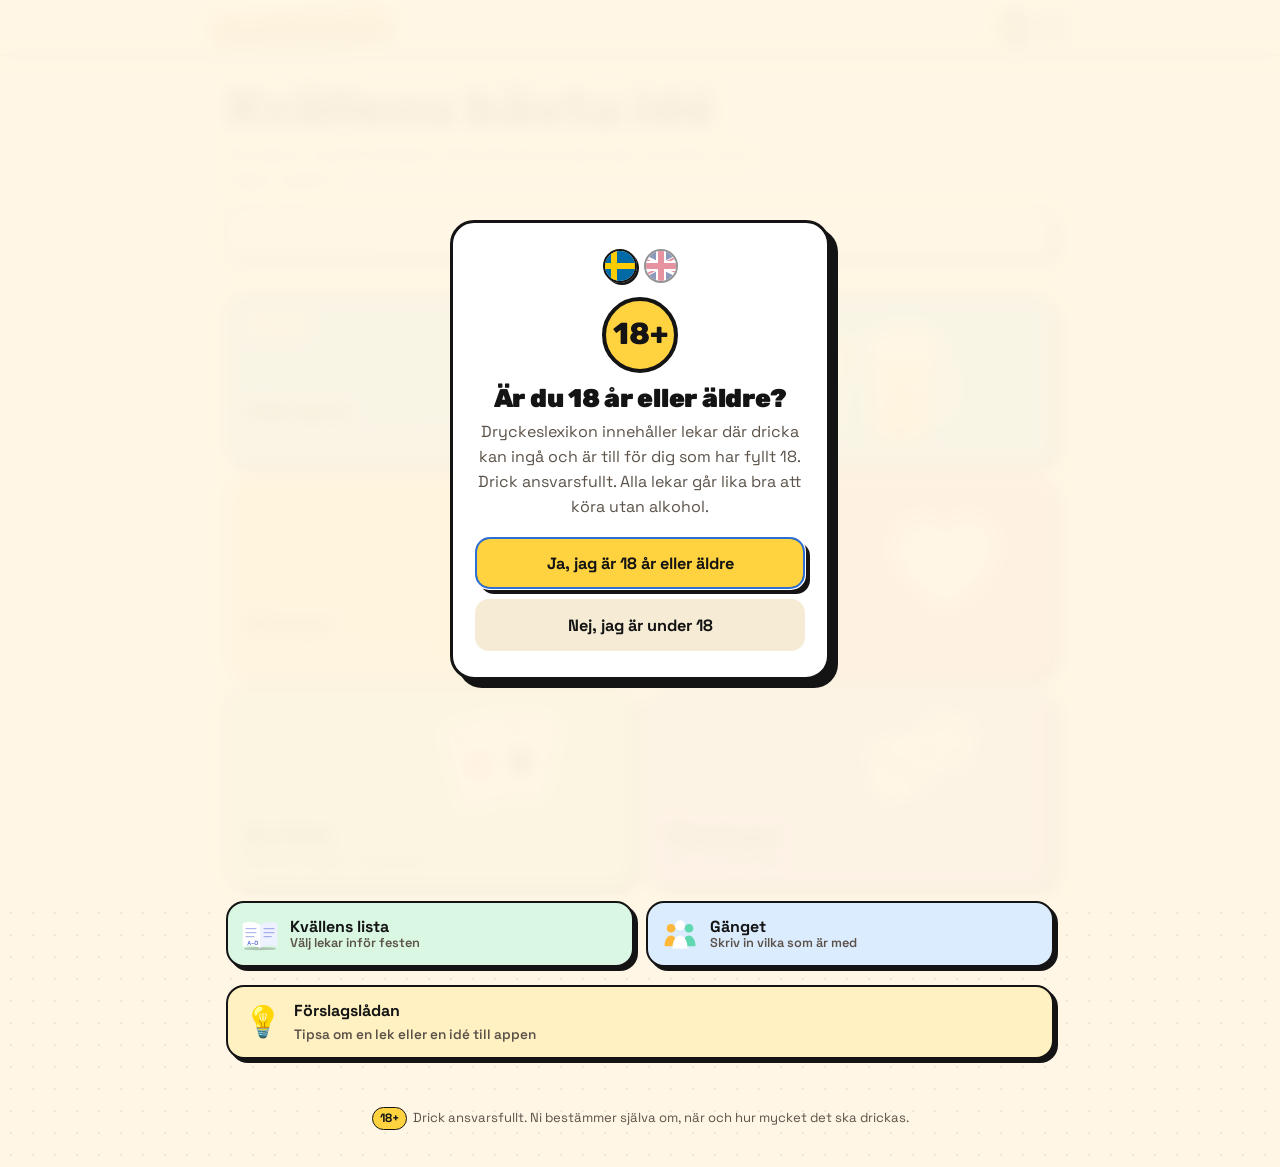
<file: index.html>
<!DOCTYPE html>
<html lang="sv">
<head>
<meta charset="utf-8">
<meta http-equiv="Content-Security-Policy" content="default-src 'self'; script-src 'sha256-CvHWfIXx8pUBjtmkl36kkdTyvVc2lYF+yeWqeJWHiT0='; style-src 'self' 'unsafe-inline'; font-src 'self'; img-src 'self' data:; connect-src 'self' https://docs.google.com; manifest-src 'self'; worker-src 'self'; object-src 'none'; base-uri 'none'; form-action 'none'">
<meta name="referrer" content="no-referrer">
<!-- Ändra inte lekarna här: de ligger i ../lekar/lekar.json (+ svarighet.json). Kör python3 bygg.py för att bygga index.html. -->
<meta name="viewport" content="width=device-width, initial-scale=1, viewport-fit=cover">
<meta name="theme-color" content="#fff6e5">
<title>Dryckeslexikon</title>
<link rel="manifest" href="manifest.webmanifest">
<link rel="icon" type="image/png" sizes="32x32" href="ikon/ikon-32.png">
<link rel="apple-touch-icon" href="ikon/ikon-180.png">
<meta name="apple-mobile-web-app-capable" content="yes">
<meta name="mobile-web-app-capable" content="yes">
<meta name="apple-mobile-web-app-status-bar-style" content="black-translucent">
<meta name="apple-mobile-web-app-title" content="Dryckeslexikon">
<link rel="stylesheet" href="typsnitt/typsnitt.css">
<style>
/* VOICE: kvällsfest, varm och lekfull men lättläst i en mörk lokal.
   IDEA: en bardisk-meny / spelhylla, stora brickor man trycker på.
   PICTURE: tecknade glas, kort och tärningar på varje stor knapp.
   COLOUR+TYPE: djup plommon-natt, öl-amber, vinrött, mint; Baloo 2 + Nunito Sans.
   LAYOUT: rubrik, stora knappar i rutnät, sedan A–Ö-lista med tydliga fakta. */
:root{color-scheme:dark;--bg:#1a1024;--yta:#26182f;--yta2:#30203b;--kant:#46304f;--text:#fbf3ea;--dim:#c5b4c9;--ol:#ffb838;--vin:#e2475f;--mint:#5fd8b0;--bla:#7aa8ff}
*{box-sizing:border-box;min-width:0}
html{scroll-padding-top:90px}
body{margin:0;background:var(--bg);color:var(--text);font:16px/1.55 "Space Grotesk",system-ui,-apple-system,"Segoe UI",sans-serif;overflow-x:clip;-webkit-text-size-adjust:100%;
 background-image:radial-gradient(900px 500px at 90% -10%,#4a1f3d 0,transparent 60%),radial-gradient(700px 500px at -10% 10%,#2a1f4d 0,transparent 60%);background-attachment:fixed}
a{color:inherit}
button{font:inherit;color:inherit}
.wrap{max-width:860px;margin:0 auto;padding:0 16px calc(90px + env(safe-area-inset-bottom))}
.topp{position:sticky;top:0;z-index:5;background:rgba(26,16,36,.92);backdrop-filter:blur(10px);border-bottom:1px solid var(--kant);padding:calc(10px + env(safe-area-inset-top)) 16px 10px}
.topp .in{max-width:860px;margin:0 auto;display:flex;align-items:center;gap:10px}
.logo{font:800 1.35rem/1 "Rubik",system-ui,sans-serif;text-decoration:none;flex:1;padding:6px 0}
.logo span{color:var(--ol)}
.tbk{min-height:44px;padding:0 14px;border-radius:12px;border:1px solid var(--kant);background:var(--yta);text-decoration:none;display:flex;align-items:center;font-weight:700;font-size:.95rem}
.tbk[hidden]{display:none}
.sprak{display:flex;gap:7px;margin-left:2px}
.sprak button{width:34px;height:34px;padding:0;border-radius:50%;overflow:hidden;border:2px solid rgba(255,255,255,.55);background:none;cursor:pointer;opacity:.5;transition:opacity .15s,border-color .15s,transform .15s;flex:none}
.sprak button svg{display:block;width:100%;height:100%}
.sprak button[aria-pressed="true"]{opacity:1;border-color:var(--ol)}
.sprak button:active{transform:scale(.92)}
.sprak18{justify-content:center;margin:0 0 14px}
.aldersparr .sprak button{display:block;width:34px;height:34px;min-height:0;margin:0;border-radius:50%}
.sprak button:focus-visible{outline:3px solid var(--text);outline-offset:2px}
.tbkt{margin-left:5px}
@media(max-width:400px){.topp .in{gap:7px}.logo{font-size:1.2rem}.tbk{padding:0 10px;font-size:.9rem}.sprak{gap:5px}.sprak button{width:30px;height:30px}}
@media(max-width:350px){.tbkt{display:none}.tbk{padding:0 13px}}
h1,h2,h3{font-family:"Rubik",system-ui,sans-serif;line-height:1.08;margin:0}
.hej{padding:26px 0 14px}
.hej h1{font-size:clamp(2rem,8vw,3.1rem);text-wrap:balance}
.hej p{color:var(--dim);margin:8px 0 0;max-width:34em}
.sok{width:100%;margin:16px 0 4px;padding:13px 16px;font:16px "Space Grotesk",sans-serif;border-radius:14px;border:1px solid var(--kant);background:var(--yta);color:var(--text)}
.sok:focus{outline:3px solid var(--ol);outline-offset:1px;border-color:transparent}
.stora{display:grid;grid-template-columns:repeat(2,minmax(0,1fr));gap:12px;margin:18px 0}
.stor{position:relative;display:flex;flex-direction:column;justify-content:flex-end;min-height:200px;padding:16px;border-radius:22px;text-decoration:none;overflow:hidden;border:1px solid rgba(255,255,255,.08);box-shadow:0 10px 30px rgba(0,0,0,.35);transition:transform .15s}
.stor:active{transform:scale(.98)}
.stor:focus-visible{outline:3px solid var(--text);outline-offset:3px}
.stor svg{position:absolute;top:10px;right:8px;width:62%;height:58%}
.stor h2{font-size:1.45rem;position:relative}
.stor p{position:relative;margin:4px 0 0;font-size:.9rem;opacity:.9;line-height:1.35}
.stor .n{position:absolute;top:12px;left:14px;font-weight:700;font-size:.8rem;background:rgba(0,0,0,.28);color:#fff;padding:3px 9px;border-radius:999px}
.stor.bred{grid-column:1/-1;min-height:170px}
.stor.bred svg{width:48%;height:80%;top:10%}
.stor.bred h2,.stor.bred p{max-width:48%!important}
@media(max-width:639px){.kats a:last-child:nth-child(odd){grid-column:1/-1}}
.stor.hel{grid-column:1/-1;min-height:150px}
.stor.hel svg{width:40%;height:86%;top:7%}
.stor.hel h2,.stor.hel p{max-width:58%}
.stor.bred h2,.stor.bred p{max-width:55%}
.c-dryck{background:linear-gradient(150deg,#ffb838,#d9721e 70%,#a84a18);color:#2a1300}
.c-fri{background:linear-gradient(150deg,#5fd8b0,#2a9c8e 75%);color:#062a24}
.c-alla{background:linear-gradient(150deg,#7aa8ff,#5160d6 80%);color:#0b1240}
.c-fav svg{width:46%!important;top:30px!important;right:14px!important}
.c-fav{background:linear-gradient(150deg,#c79bff,#7a4fd6 75%);color:#1b0b3a}
.lekhuv{display:flex;align-items:center;gap:16px}
.lekhuv h1{margin:0 0 4px}
.lekhuv .favknapp{margin-top:4px}
.favknapp{flex:none;margin-top:10px;min-height:44px;padding:0 16px;border-radius:999px;border:1px solid var(--kant);background:var(--yta);font-weight:800;cursor:pointer;white-space:nowrap}
.favknapp.pa{background:#e2475f;border-color:#e2475f;color:#fff}
.favmini{color:#ff7a8e;font-size:1rem}
.c-slump{background:linear-gradient(150deg,#ff7a8e,#c22f52 75%);color:#2b0310}
h3.rubrik{font-size:1.25rem;margin:26px 0 10px}
.kats{display:grid;grid-template-columns:repeat(2,minmax(0,1fr));gap:10px}
.kat{position:relative;display:flex;align-items:center;gap:12px;min-height:84px;padding:10px 30px 10px 12px;border-radius:16px;background:var(--yta);border:2px solid var(--kant);text-decoration:none;text-align:left;cursor:pointer;width:100%}
.kat[aria-pressed=true]{background:#3a2a14;border-color:var(--ol)}
.kat:focus-visible{outline:3px solid var(--ol);outline-offset:2px}
.bock{position:absolute;top:8px;right:8px;width:22px;height:22px;border-radius:50%;border:2px solid var(--kant)}
.kat[aria-pressed=true] .bock{background:var(--ol);border-color:var(--ol)}
.kat[aria-pressed=true] .bock::after{content:"";position:absolute;left:6px;top:2px;width:5px;height:10px;border:solid #2a1300;border-width:0 3px 3px 0;transform:rotate(45deg)}
.vtext{color:var(--dim);margin:-4px 0 12px;font-size:.92rem}
.antalrad{display:flex;align-items:center;justify-content:space-between;gap:12px;margin:14px 0;padding:10px 14px;border-radius:16px;background:var(--yta);border:2px solid var(--kant);font-weight:700}
.stepper{display:flex;align-items:center;gap:6px}
.stepper button{width:44px;height:44px;border-radius:12px;border:0;background:var(--yta2);font-size:1.4rem;font-weight:800;cursor:pointer}
.stepper output{min-width:48px;text-align:center;font:800 1.3rem "Rubik",sans-serif;color:var(--ol)}
.spela{display:flex;flex-direction:column;align-items:center;justify-content:center;min-height:64px;border-radius:18px;background:linear-gradient(150deg,#ffb838,#d9721e);color:#2a1300;font:800 1.5rem/1.1 "Rubik",sans-serif;text-decoration:none;box-shadow:0 10px 26px rgba(0,0,0,.35);margin:10px 0}
.spela span{font:700 .85rem "Space Grotesk",sans-serif;opacity:.85}
.spela:active{transform:scale(.98)}
.kat svg{width:52px;height:52px;flex:none}
.kat b{display:block;font-weight:700;line-height:1.2;overflow-wrap:anywhere}
.kat small{color:var(--dim);font-size:.8rem}
.lhuv{padding:22px 0 4px}
.lhuv h1{font-size:clamp(1.9rem,7vw,2.6rem)}
.lhuv p{color:var(--dim);margin:6px 0 0}
.chips[hidden]{display:none}
.chips{display:flex;gap:8px;overflow-x:auto;padding:10px 0 4px;scrollbar-width:none}
.chips::-webkit-scrollbar{display:none}
.chip{flex:none;min-height:40px;border:1px solid var(--kant);background:var(--yta);color:var(--dim);padding:0 14px;border-radius:999px;font-size:.9rem;font-weight:600;cursor:pointer;white-space:nowrap}
.chip.pa{background:var(--text);color:var(--bg);border-color:var(--text)}
.abc{display:flex;gap:8px;overflow-x:auto;margin:10px 0 0;padding-bottom:4px;scrollbar-width:none}
.abc::-webkit-scrollbar{display:none}
.abc a{flex:none;display:flex;align-items:center;gap:6px;min-height:44px;padding:0 12px 0 8px;border-radius:12px;background:var(--yta);border:1px solid var(--kant);text-decoration:none;font-weight:700;font-size:.88rem;white-space:nowrap}
.abc a svg{width:26px;height:26px}
.abc a span{color:var(--ol)}
.bokstav{display:flex;align-items:center;gap:12px;margin:28px 0 10px}
.bokstav svg{width:48px;height:48px;flex:none}
.bokstav span{font:800 1.45rem/1.1 "Rubik",sans-serif;color:var(--ol)}
.bokstav small{display:block;font:400 .88rem/1.3 "Space Grotesk",sans-serif;color:var(--dim)}
ul.lista{list-style:none;margin:0;padding:0;display:grid;gap:10px}
.rad{display:block;background:var(--yta);border:1px solid var(--kant);border-radius:18px;padding:14px 16px;text-decoration:none}
.rad:active{background:var(--yta2)}
.rad .namn{font:800 1.2rem/1.15 "Rubik",sans-serif;display:flex;gap:8px;align-items:center;flex-wrap:wrap}
.rad .kort{color:var(--dim);font-size:.92rem;margin-top:3px}
.fakta3{display:grid;grid-template-columns:repeat(3,minmax(0,1fr));gap:6px;margin-top:10px}
.fakta3 div{background:rgba(0,0,0,.22);border-radius:10px;padding:6px 8px;line-height:1.2}
.fakta3 small{display:block;color:var(--dim);font-size:.72rem}
.fakta3 b{font-size:.92rem;white-space:nowrap}
.svar{display:inline-flex;gap:3px;vertical-align:middle;margin-right:5px}
.svar i{width:8px;height:8px;border-radius:50%;background:#5a4663}
.svar i.p{background:var(--ol)}
.mini{font:700 .7rem/1 "Space Grotesk",sans-serif;padding:4px 8px;border-radius:999px;background:#3b1f2a;color:#ffb3bf}
.mini.d{background:#4a3110;color:var(--ol)}
.sokruta{position:relative}
.forslag{position:absolute;left:0;right:0;top:100%;margin-top:6px;z-index:8;list-style:none;padding:6px;background:#2d1d37;border:1px solid var(--kant);border-radius:16px;box-shadow:0 16px 40px rgba(0,0,0,.55);max-height:min(60vh,420px);overflow-y:auto}
.forslag[hidden]{display:none}
.forslag a{display:flex;align-items:center;gap:10px;min-height:48px;padding:8px 10px;border-radius:10px;text-decoration:none}
.forslag a.akt,.forslag a:hover{background:var(--yta2)}
.forslag .fn{flex:1;font-weight:700}
.forslag .fn mark{background:none;color:var(--ol)}
.forslag .fm{color:var(--dim);font-size:.8rem;white-space:nowrap}
.forslag .alla{justify-content:center;color:var(--ol);font-weight:700;font-size:.9rem}
.forslag .ingen{padding:12px;color:var(--dim);text-align:center}
.rutor{list-style:none;margin:0;padding:0;display:grid;grid-template-columns:repeat(2,minmax(0,1fr));gap:12px}
.ruta{position:relative;display:flex;flex-direction:column;align-items:center;text-align:center;gap:6px;height:100%;padding:16px 10px 14px;border-radius:20px;text-decoration:none;background:linear-gradient(160deg,var(--yta2),var(--yta));border:1px solid var(--kant);box-shadow:0 6px 18px rgba(0,0,0,.25);transition:transform .12s}
.ruta:active{transform:scale(.97)}
.ruta:focus-visible{outline:3px solid var(--ol);outline-offset:2px}
.rbild{width:min(100%,104px);aspect-ratio:1;height:auto}
.rnamn{font:800 1.08rem/1.15 "Rubik",sans-serif;text-wrap:balance;overflow-wrap:anywhere}
.rmeta{color:var(--dim);font-size:.78rem;line-height:1.2;margin-top:auto;white-space:nowrap}
.rmeta .svar i{width:6px;height:6px}
.rfav{position:absolute;top:8px;right:10px;color:#ff7a8e;font-size:1.1rem}
.lekbild{width:110px;height:110px;flex:none;background:linear-gradient(160deg,var(--yta2),var(--yta));border:1px solid var(--kant);border-radius:22px;padding:8px}
.forslag .fb{width:34px;height:34px;flex:none}
.tom{color:var(--dim);text-align:center;padding:40px 0}
article{padding:20px 0}
article h1{font-size:clamp(2rem,8vw,3rem);margin:6px 0 6px;text-wrap:balance}
.ingress{color:var(--dim);font-size:1.05rem;margin:0}
.fakta{display:grid;grid-template-columns:repeat(2,minmax(0,1fr));gap:10px;margin:18px 0}
.fakta div{background:var(--yta);border:1px solid var(--kant);border-radius:16px;padding:12px 14px}
.fakta small{display:block;color:var(--dim);font-size:.78rem}
.fakta b{font-size:1.1rem}
.fakta b a{color:var(--ol)}
article h2{font-size:1.35rem;color:var(--ol);margin:26px 0 10px}
ol.regler{list-style:none;counter-reset:r;padding:0;margin:0;display:grid;gap:10px}
ol.regler li{counter-increment:r;position:relative;padding:12px 14px 12px 52px;background:var(--yta);border-radius:14px}
ol.regler li::before{content:counter(r);position:absolute;left:12px;top:11px;width:28px;height:28px;border-radius:50%;background:var(--ol);color:#2a1300;font-weight:800;display:grid;place-items:center;font-size:.9rem}
article ul{padding-left:1.2em;margin:0}
article ul li{margin-bottom:6px}
.notis{background:#3b1f2a;border:1px solid #6a2e3e;color:#ffd9df;border-radius:14px;padding:12px 14px;margin-top:14px}
.taggar{display:flex;flex-wrap:wrap;gap:6px;margin-top:22px}
.taggar span{font-size:.8rem;padding:4px 10px;border-radius:999px;background:var(--yta2);color:var(--dim)}
.fot{color:var(--dim);font-size:.85rem;margin-top:30px}
.slump{position:fixed;right:16px;bottom:calc(16px + env(safe-area-inset-bottom));min-height:52px;background:var(--vin);color:#fff;border:0;border-radius:999px;padding:0 20px;font-weight:800;box-shadow:0 8px 24px rgba(0,0,0,.5);cursor:pointer;z-index:6}
.slump[hidden]{display:none}
/* 18+ och ansvar */
.ansvar{max-width:860px;margin:-60px auto 0;padding:0 16px calc(28px + env(safe-area-inset-bottom));text-align:center;color:var(--dim);font-size:.82rem}
.ansvar b{display:inline-block;margin-right:6px;padding:1px 7px;border-radius:999px;border:1.5px solid var(--ol);color:var(--ol);font-size:.75rem}
.aldersparr{position:fixed;inset:0;z-index:50;display:grid;place-items:center;padding:24px;background:rgba(14,8,20,.94);backdrop-filter:blur(8px)}
.aldersparr[hidden]{display:none}
.aldersparr .ruta18{max-width:380px;width:100%;text-align:center;background:var(--yta);border:1px solid var(--kant);border-radius:24px;padding:26px 22px;box-shadow:0 20px 50px rgba(0,0,0,.5)}
.aldersparr .tag18{display:inline-grid;place-items:center;width:76px;height:76px;border-radius:50%;border:4px solid var(--ol);color:var(--ol);font:800 1.9rem/1 "Rubik",sans-serif;margin-bottom:12px}
.aldersparr h2{font-size:1.6rem;margin:0 0 8px}
.aldersparr p{color:var(--dim);margin:0 0 18px}
.aldersparr button{display:block;width:100%;min-height:52px;border-radius:14px;border:0;font-weight:800;font-size:1.02rem;cursor:pointer;margin-top:10px}
.aldersparr .ja18{background:linear-gradient(150deg,#ffb838,#d9721e);color:#2a1300}
.aldersparr .nej18{background:var(--yta2);color:var(--text)}
.aldersparr .under18{color:var(--text);font-weight:700;margin-top:14px}
@media(min-width:640px){.rutor{grid-template-columns:repeat(3,minmax(0,1fr))}.stor.hel{grid-column:auto;min-height:200px}.stor.hel svg{width:62%;height:58%;top:10px}.stor.hel h2,.stor.hel p{max-width:none}.kats{grid-template-columns:repeat(3,minmax(0,1fr))}}
@media(max-width:380px){.stor{min-height:180px}.stor h2{font-size:1.25rem}.fakta3 b{font-size:.82rem}}
@media(prefers-reduced-motion:reduce){.stor{transition:none}}
/* Spelläge: helskärm med stort frågekort */
.startspel{background:linear-gradient(150deg,#5fd8b0,#2a9c8e);color:#062a24;margin:22px 0 6px}
/* ===== Verktyg: kortlek och tärningar ===== */
.c-kortlek{background:linear-gradient(150deg,#7aa8ff,#5160d6 80%);color:#0b1240}
.c-tarn{background:linear-gradient(150deg,#5fd8b0,#2a9c8e 75%);color:#062a24}
/* ===== Impostor ===== */
.c-impostor{background:linear-gradient(150deg,#ff9a5a,#b8325a 55%,#4a1f6b);color:#fff}
.c-impostor p{opacity:.95}
.imval{max-width:420px;margin:0 auto 12px;text-align:left}
.imval h3{font-size:1.05rem;margin:16px 0 8px}
.imkats{display:flex;flex-wrap:wrap;gap:8px}
.imkats .chip[aria-pressed=true]{background:#3a2a14;border-color:var(--ol);color:var(--text)}
.imvaxla{display:flex;align-items:center;gap:12px;width:100%;margin:14px 0 0;padding:12px 14px;border-radius:16px;background:var(--yta);border:2px solid var(--kant);font-weight:700;text-align:left;cursor:pointer}
.imvaxla i{flex:none;width:50px;height:30px;border-radius:999px;background:var(--yta2);position:relative;transition:background .15s}
.imvaxla i:after{content:"";position:absolute;top:3px;left:3px;width:24px;height:24px;border-radius:50%;background:#fff;transition:left .15s}
.imvaxla[aria-pressed=true] i{background:var(--ol)}.imvaxla[aria-pressed=true] i:after{left:23px}
.imvaxla small{display:block;font-weight:600;color:var(--dim)}
.imkort{display:flex;flex-direction:column;justify-content:center;align-items:center;gap:10px;min-height:max(240px,min(calc(100svh - 360px),380px));margin:6px auto 14px;padding:24px 18px;border-radius:24px;background:var(--yta);border:2px solid var(--kant);text-align:center}
.imkort.dold{background:repeating-linear-gradient(45deg,#3a2350 0 14px,#311d45 14px 28px);border-color:#5a3b7a;cursor:pointer}
.imkort.ord{background:#fff;color:#1d1630;border-color:#fff}
.imkort.imp{background:linear-gradient(150deg,#e2475f,#7a1f4a);color:#fff;border-color:#e2475f}
.imkort .stor-t{font:800 clamp(2rem,10vw,3rem)/1.05 "Rubik",sans-serif;word-break:break-word}
.imkort .etikett{font-weight:800;text-transform:uppercase;letter-spacing:.08em;font-size:.8rem;opacity:.75}
.imkort p{margin:0;max-width:30ch}
.imkort .num{font:800 clamp(3rem,16vw,4.6rem)/1 "Rubik",sans-serif;color:var(--ol)}
.imsteg{display:inline-block;margin:0 0 10px;padding:4px 14px;border-radius:999px;background:rgba(255,255,255,.08);font-weight:800}
.imlista{text-align:left;max-width:420px;margin:0 auto 14px;padding-left:1.3em}
.imlista li{margin-bottom:6px}
/* ===== Körkortet ===== */
.c-korkort{background:linear-gradient(150deg,#c79bff,#6a3fc0 60%,#2b1a5c);color:#fff}
.c-korkort p{opacity:.95}
.kkval{max-width:420px;margin:0 auto 12px;text-align:left}
.kkval h3{font-size:1.05rem;margin:16px 0 8px}
.kkval .chips{display:flex;flex-wrap:wrap;gap:8px}
.kkval .chip{font-size:1rem;min-width:56px}
.kkval .chip[aria-pressed=true]{background:#2e2350;border-color:#c79bff;color:var(--text)}
.imkort.kkp{background:#fff;color:#1d1630;border-color:#fff}
.imkort.kkp .stor-t{font-size:clamp(1.5rem,7vw,2.2rem)}
.kkalt{list-style:none;padding:0;margin:0 auto 14px;max-width:520px;display:grid;gap:8px;counter-reset:kk}
.kkalt button{display:flex;align-items:center;gap:12px;width:100%;min-height:54px;padding:10px 14px;border-radius:16px;border:2px solid var(--kant);background:var(--yta);font-weight:700;font-size:1rem;text-align:left;cursor:pointer}
.kkalt button b{flex:none;width:30px;height:30px;border-radius:50%;display:grid;place-items:center;background:var(--yta2);font:800 1rem "Rubik",sans-serif}
.kkalt button[aria-pressed=true]{border-color:#c79bff;background:#2e2350}
.kkalt button[aria-pressed=true] b{background:#c79bff;color:#1d1630}
.kkalt button.ratt{border-color:var(--mint);background:#123d33}.kkalt button.ratt b{background:var(--mint);color:#062a24}
.kkalt button.fel{border-color:var(--vin);background:#4a1726}.kkalt button.fel b{background:var(--vin);color:#fff}
.kkalt button:disabled{cursor:default;opacity:1}
.kkalt button.bort{opacity:.45}
.kktips{margin:8px 0 0;color:var(--dim);font-size:.9rem}
.kkinl{color:var(--dim);font-weight:700;margin:0 0 10px}
.kkres{font:800 clamp(1.8rem,8vw,2.4rem)/1.1 "Rubik",sans-serif;margin:4px 0 10px}
.kkres.ratt{color:var(--mint)}.kkres.fel{color:#ff7a8e}
.verktygslank.kklank{background:linear-gradient(150deg,#c79bff33,#6a3fc033);border-color:#8a5ad8}
.verktygslank.imlank{background:linear-gradient(150deg,#ff9a5a33,#b8325a33);border-color:#b8325a}
.verktyg{max-width:520px;margin:0 auto;padding:12px 0 10px;text-align:center}
.verktyg h1{font-size:clamp(1.8rem,7vw,2.4rem)}
.verktyg>p{color:var(--dim);margin:6px 0 14px}
.kvar{display:inline-block;margin:0 0 10px;padding:4px 14px;border-radius:999px;background:rgba(255,255,255,.08);font-weight:800}
.kortplats{display:grid;place-items:center;perspective:900px}
.spkort{position:relative;height:max(210px,min(calc(100vh - 310px),calc(100svh - 310px),440px));width:auto;max-width:78vw;aspect-ratio:5/7;container-type:size;border-radius:20px;background:#fff;color:#1d1630;box-shadow:0 18px 40px rgba(0,0,0,.5);border:0;padding:0;cursor:pointer;font-family:"Rubik",Georgia,serif}
.spkort.rod{color:#d22e4a}
.spkort .hr{position:absolute;display:flex;flex-direction:column;align-items:center;line-height:.9;font-weight:800;font-size:12cqh}
.spkort .hr i{font-style:normal;font-size:.85em}
.spkort .h1{top:4cqh;left:5cqh}.spkort .h2{bottom:4cqh;right:5cqh;transform:rotate(180deg)}
.spkort .mitt{position:absolute;inset:0;display:grid;place-items:center;font-size:42cqh;line-height:1}
.spkort .mitt.bild{font-size:34cqh;font-weight:800}
.spkort .mitt.bild small{display:block;font-size:.45em;text-align:center;margin-top:-.2em}
.spkort.baksida{background:repeating-linear-gradient(45deg,#c22f52 0 10px,#a0203f 10px 20px);border:10px solid #fff;color:#fff}
.spkort.baksida .mitt{font-size:1.3rem;font-weight:800;padding:20px;font-family:"Space Grotesk",sans-serif;text-shadow:0 2px 6px rgba(0,0,0,.4)}
.spkort.slut{background:var(--yta);color:var(--text);border:2px dashed var(--kant);box-shadow:none}
.spkort.slut .mitt{font-size:1.3rem;font-weight:800;padding:20px;font-family:"Space Grotesk",sans-serif}
.kortnamn{font:800 1.35rem "Rubik",sans-serif;margin:10px 0 0;min-height:1.6em}
.forra{color:var(--dim);font-size:.9rem;min-height:1.4em}
.verktyg .spela{border:0;width:100%;cursor:pointer}
.verktyg .spela:disabled{opacity:.45}
.knapprad{display:flex;gap:10px;justify-content:center;flex-wrap:wrap;margin:4px 0}
.liten{min-height:48px;padding:0 18px;border-radius:14px;border:1px solid var(--kant);background:var(--yta);font-weight:800;cursor:pointer}
.drar{animation:drar .32s ease-out}
@keyframes drar{from{transform:translateY(-30px) rotateY(80deg);opacity:.2}}
.verktyg .antalrad{max-width:420px;margin:0 auto 14px;font-size:1.1rem}
.verktyg .stepper button{width:52px;height:52px}
.verktyg .stepper button:disabled{opacity:.35}
.tarningar{display:flex;flex-wrap:wrap;justify-content:center;gap:12px;margin:10px auto 6px;min-height:110px;cursor:pointer}
.tarningar svg{width:clamp(62px,21vw,92px);height:auto;filter:drop-shadow(0 6px 10px rgba(0,0,0,.45))}
.tarningar.m5 svg{width:clamp(54px,16vw,78px)}
.rullar svg{animation:rull .45s ease-out}
@keyframes rull{0%{transform:rotate(-200deg) scale(.6);opacity:.3}70%{transform:rotate(12deg) scale(1.05)}}
.verktyg.medregel .spkort{height:max(170px,min(calc(100vh - 450px),calc(100svh - 450px),380px))}
.kortregel{margin:10px auto 12px;padding:12px 16px;border-radius:16px;background:var(--yta);border:1px solid var(--kant);text-align:left;min-height:4.2em}
.kortregel b{display:block;font:800 1.25rem "Rubik",sans-serif;color:var(--ol)}
.kortregel p{margin:2px 0 0}
.kortregel a{color:var(--dim);font-size:.9rem}
.summa{font:800 clamp(2.4rem,11vw,3.4rem)/1 "Rubik",sans-serif;color:var(--ol);margin:12px 0 2px}
.summa small{display:block;font:700 .9rem "Space Grotesk",sans-serif;color:var(--dim);margin-top:4px}
.verktygslank{display:flex;align-items:center;gap:12px;margin:14px 0;padding:12px 16px;border-radius:16px;background:var(--yta);border:2px solid var(--kant);text-decoration:none;font-weight:800}
.verktygslank svg{width:52px;height:46px;flex:none}
.verktygslank small{display:block;font-weight:600;color:var(--dim)}
@media(prefers-reduced-motion:reduce){.drar,.rullar svg{animation:none}}
body.ispel{overflow:hidden}
body.ispel .topp,body.ispel .slump{display:none}
.spel{position:fixed;inset:0;z-index:20;display:flex;flex-direction:column;background:var(--bg);background-image:radial-gradient(700px 500px at 100% 0,#4a1f3d 0,transparent 60%),radial-gradient(600px 500px at 0 100%,#2a1f4d 0,transparent 60%);padding:calc(10px + env(safe-area-inset-top)) 16px calc(14px + env(safe-area-inset-bottom));overflow-y:auto;-webkit-user-select:none;user-select:none}
.spel[hidden]{display:none}
.shuv{display:flex;align-items:center;gap:10px;max-width:640px;width:100%;margin:0 auto}
.shuv h2{flex:1;font-size:1.3rem}
.rund{flex:none;width:48px;height:48px;border-radius:50%;border:1px solid var(--kant);background:var(--yta);font-size:1.4rem;font-weight:800;cursor:pointer;display:grid;place-items:center;text-decoration:none;line-height:1}
.rund:disabled{opacity:.35}
.rund.pa{background:#e2475f;border-color:#e2475f;color:#fff}
.sval{max-width:640px;width:100%;margin:0 auto}
.sval p.vtext{margin:14px 0 10px}
.nivor{display:grid;gap:10px}
.niva{display:flex;align-items:center;gap:14px;min-height:76px;padding:12px 16px;border-radius:18px;border:2px solid var(--kant);background:var(--yta);cursor:pointer;text-align:left;width:100%}
.niva b{display:block;font:800 1.3rem/1.1 "Rubik",sans-serif}
.niva small{color:var(--dim)}
.niva .pr{width:16px;height:16px;border-radius:50%;flex:none}
.niva div{flex:1}
.niva .bock{position:static;flex:none}
.niva[aria-pressed=true]{border-color:currentColor}
.niva[aria-pressed=true] .bock{background:currentColor;border-color:currentColor}
.n-Lugn{color:#5fd8b0}.n-Lagom{color:#ffb838}.n-Het{color:#ff7a8e}.n-Egna{color:#7aa8ff}.n-Fav{color:#c79bff}
.niva b,.niva small{color:var(--text)}.niva small{color:var(--dim)}
.niva .pr{background:currentColor}
.egna{margin-top:22px}
.egna h3{font-size:1.15rem;margin-bottom:4px}
.egnarad{display:flex;gap:8px;margin:8px 0}
.egnarad input{flex:1;padding:12px 14px;font:16px "Space Grotesk",sans-serif;border-radius:14px;border:1px solid var(--kant);background:var(--yta);color:var(--text)}
.egnarad button{min-height:48px;padding:0 16px;border-radius:14px;border:0;background:var(--bla);color:#0b1240;font-weight:800;cursor:pointer}
.egnalista{list-style:none;padding:0;margin:0;display:grid;gap:6px}
.egnalista li{display:flex;align-items:center;gap:8px;padding:8px 8px 8px 14px;border-radius:12px;background:var(--yta)}
.egnalista li span{flex:1;overflow-wrap:anywhere}
.egnalista button{width:40px;height:40px;border-radius:10px;border:0;background:var(--yta2);cursor:pointer;font-size:1.1rem}
.sbotten{position:sticky;bottom:0;padding-top:12px;background:linear-gradient(transparent,var(--bg) 30%)}
.sbotten .spela{border:0;width:100%;cursor:pointer}
.sbotten .spela:disabled{opacity:.45}
.spelyta{flex:1;display:flex;flex-direction:column;max-width:640px;width:100%;margin:0 auto;min-height:0}
.raknare{text-align:center;font-weight:800;color:var(--dim);font-size:1rem}
.raknare .nb{display:inline-block;margin-left:8px;padding:2px 10px;border-radius:999px;background:rgba(255,255,255,.08);font-size:.85rem}
.kortyta{flex:1;display:flex;align-items:center;justify-content:center;padding:14px 0;min-height:260px;touch-action:pan-y}
.frkort{position:relative;width:100%;min-height:min(62vh,520px);display:flex;flex-direction:column;justify-content:center;padding:28px 24px;border-radius:30px;background:linear-gradient(160deg,#3a2747,#26182f);border:2px solid currentColor;box-shadow:0 20px 50px rgba(0,0,0,.5);cursor:pointer;will-change:transform}
.frkort .inl{font:700 1.05rem "Space Grotesk",sans-serif;color:var(--dim);margin-bottom:10px}
.frkort .fr{font:800 clamp(1.9rem,8.5vw,3rem)/1.12 "Rubik",sans-serif;color:var(--text);text-wrap:balance;overflow-wrap:anywhere}
.frkort .tips{position:absolute;left:0;right:0;bottom:16px;text-align:center;color:var(--dim);font-size:.82rem;opacity:.8}
.frkort.slut .fr{font-size:clamp(1.7rem,7vw,2.4rem)}
.frkort.ut-v{animation:utv .18s ease-in forwards}.frkort.ut-h{animation:uth .18s ease-in forwards}
.frkort.in-h{animation:inh .22s ease-out}.frkort.in-v{animation:inv .22s ease-out}
@keyframes utv{to{transform:translateX(-110%) rotate(-8deg);opacity:0}}
@keyframes uth{to{transform:translateX(110%) rotate(8deg);opacity:0}}
@keyframes inh{from{transform:translateX(40%) scale(.96);opacity:0}}
@keyframes inv{from{transform:translateX(-40%) scale(.96);opacity:0}}
.kontroll{display:flex;align-items:center;gap:12px}
.kontroll .nasta{flex:1;min-height:64px;border:0;border-radius:20px;background:linear-gradient(150deg,#ffb838,#d9721e);color:#2a1300;font:800 1.5rem "Rubik",sans-serif;cursor:pointer;box-shadow:0 10px 26px rgba(0,0,0,.35)}
.kontroll .rund{width:60px;height:60px}
.kontroll .nasta:active,.rund:active{transform:scale(.97)}
@media(prefers-reduced-motion:reduce){.frkort{animation:none!important}}
/* ===== Inför kvällen: gänget, kvällens lista och timer ===== */
.ikvall{display:grid;grid-template-columns:repeat(2,minmax(0,1fr));gap:12px;margin:-6px 0 18px}
.ikvall a{display:flex;align-items:center;gap:10px;min-height:66px;padding:10px 12px;border-radius:18px;background:var(--yta);border:2px solid var(--kant);text-decoration:none;font-weight:800;line-height:1.15}
.ikvall a:active{transform:scale(.98)}
.ikvall svg{width:40px;height:36px;flex:none}
.ikvall span{min-width:0}
.ikvall small{display:block;font-weight:600;color:var(--dim);font-size:.8rem;white-space:nowrap;overflow:hidden;text-overflow:ellipsis}
.ikvall .kvl{border-color:#2f8f74}.ikvall .gl{border-color:#5160d6}
.lekknappar{display:flex;gap:8px;flex-wrap:wrap;margin-top:4px}
.lekknappar .favknapp{margin-top:0}
.kvknapp.pa{background:var(--mint);border-color:var(--mint);color:#062a24}
.turruta{display:flex;align-items:center;gap:8px;flex-wrap:wrap;margin:14px 0;padding:10px 12px 10px 16px;border-radius:16px;background:linear-gradient(150deg,#7aa8ff22,#5160d622);border:2px solid #5160d6}
.turruta>div{flex:1;min-width:110px}
.turruta small{display:block;color:var(--dim);font-size:.78rem;font-weight:700}
.turruta b{font:800 1.5rem/1.1 "Rubik",sans-serif;color:var(--bla);overflow-wrap:anywhere}
.turruta .liten{min-height:44px;padding:0 12px}
.turtom{display:inline-block;margin:2px 0 10px;color:var(--bla);font-weight:700;font-size:.92rem}
#turnamn.pop{animation:pop .35s}
@keyframes pop{0%{transform:scale(.6);opacity:.3}70%{transform:scale(1.12)}}
.timer{margin:14px 0;padding:14px 16px 12px;border-radius:18px;background:var(--yta);border:2px solid var(--kant);text-align:center}
.timer>small{display:block;color:var(--dim);font-weight:800;font-size:.8rem;letter-spacing:.06em;text-transform:uppercase}
.timer .tid{font:800 clamp(3rem,16vw,4.2rem)/1 "Rubik",sans-serif;color:var(--ol);font-variant-numeric:tabular-nums;margin:8px 0 10px}
.timer.kor{border-color:var(--ol)}
.timer.slut{border-color:var(--vin);animation:blink .45s 6}
.timer.slut .tid{color:var(--vin)}
@keyframes blink{50%{background:#e2475f55}}
.timer .chips{justify-content:center;flex-wrap:wrap;margin:0 0 10px}
.timer .chip[aria-pressed=true]{background:#3a2a14;border-color:var(--ol);color:var(--text)}
.timer .tstart{background:linear-gradient(150deg,#ffb838,#d9721e);color:#2a1300;border:0;min-width:140px}
.timer .tstart.paus{background:var(--yta2);color:var(--text)}
.gang .ganglista{list-style:none;padding:0;margin:14px 0;display:grid;gap:6px;text-align:left}
.ganglista li{display:flex;align-items:center;gap:10px;padding:6px 6px 6px 14px;border-radius:12px;background:var(--yta);border:2px solid transparent;font-weight:700}
.ganglista li.tur{border-color:var(--bla)}
.ganglista li span{flex:1;overflow-wrap:anywhere}
.ganglista li em{font-style:normal;font-size:.78rem;color:var(--bla);font-weight:800}
.ganglista button{width:40px;height:40px;border-radius:10px;border:0;background:var(--yta2);cursor:pointer;font-size:1.1rem}
.vemborjar{margin:16px 0 12px}
.vemborjar small{display:block;color:var(--dim);font-weight:700}
.vemborjar b{display:block;font:800 clamp(2.2rem,11vw,3rem)/1.1 "Rubik",sans-serif;color:var(--bla);overflow-wrap:anywhere}
.gang .egnarad button{background:var(--bla)}
.kvlista{list-style:none;padding:0;margin:16px 0;display:grid;gap:8px}
.kvlista li{display:flex;align-items:center;gap:6px;padding:6px;border-radius:16px;background:var(--yta);border:1px solid var(--kant)}
.kvlista li>a{flex:1;display:flex;align-items:center;gap:10px;min-height:52px;text-decoration:none;padding:2px 4px}
.kvlista .fb{width:44px;height:44px;flex:none}
.kvlista b{display:block;line-height:1.2}
.kvlista small{display:block;color:var(--dim);font-size:.8rem}
.kvflytt{display:flex;gap:4px;flex:none}
.kvflytt button{width:38px;height:42px;border-radius:10px;border:0;background:var(--yta2);cursor:pointer;font-size:1.05rem;font-weight:800}
.kvflytt button:disabled{opacity:.3}
.kvlista+.spela{margin-top:6px}
.kvbar{position:fixed;left:0;right:0;bottom:0;z-index:6;display:flex;align-items:stretch;gap:8px;padding:10px 12px calc(10px + env(safe-area-inset-bottom));background:rgba(26,16,36,.95);backdrop-filter:blur(10px);border-top:1px solid #2f8f74}
.kvbar a{display:flex;align-items:center;justify-content:center;min-height:52px;border-radius:14px;background:var(--yta);border:1px solid var(--kant);text-decoration:none;font-weight:800}
.kvbar .kvpil{width:60px;font-size:1.4rem;flex:none}
.kvbar .kvpil[aria-disabled=true]{opacity:.3;pointer-events:none}
.kvbar .kvmitt{flex:1;flex-direction:column;line-height:1.15;padding:4px 8px;text-align:center}
.kvbar .kvmitt small{color:var(--dim);font-size:.78rem;font-weight:700;white-space:nowrap;overflow:hidden;text-overflow:ellipsis;max-width:100%}
.kvbar .kvmitt b{color:var(--mint)}
body.medkv .ansvar{padding-bottom:90px}
.kvplats{height:70px}
.frkort .vem{position:absolute;top:16px;left:0;right:0;text-align:center;font-weight:800;font-size:.95rem;color:var(--bla)}
@media(max-width:360px){.ikvall{grid-template-columns:1fr}}
/* ===== Design B: ljus och lekfull (2026-11-25). Krämvit bakgrund, svarta kanter, klara färger som klistermärken. ===== */
:root{color-scheme:light;--bg:#fff6e5;--yta:#fff;--yta2:#f6ecd6;--kant:#141414;--text:#141414;--dim:#5b5249;--ol:#e8590c;--vin:#ff6b9d;--mint:#2fb36b;--bla:#2b6fd6;
 --gul:#ffd23f;--rosa:#ff6b9d;--gron:#7ae582;--blaa:#4cc9f0;--lila:#b892ff;--skugga:4px 4px 0 #141414}
body{background:var(--bg);background-image:radial-gradient(#14141412 1.2px,transparent 1.4px);background-size:22px 22px;background-attachment:scroll}
h1,h2,h3{font-weight:900;letter-spacing:-.01em}
.topp{background:rgba(255,246,229,.94);border-bottom:2.5px solid var(--kant)}
.logo{display:inline-flex;flex:none;margin-right:auto;font-weight:900;background:var(--gul);border:2.5px solid var(--kant);border-radius:10px;padding:5px 10px 4px;box-shadow:3px 3px 0 var(--kant);transform:rotate(-2deg);font-size:1.2rem}
.logo span{color:inherit}
.tbk,.liten,.favknapp,.chip,.abc a,.rund,.stepper button,.egnarad button,.kvflytt button,.ganglista button,.egnalista button{border:2.5px solid var(--kant);box-shadow:3px 3px 0 var(--kant);background:#fff;color:var(--text)}
.tbk:active,.liten:active,.favknapp:active,.chip:active,.rund:active,.stepper button:active,.stor:active,.ruta:active,.spela:active,.verktygslank:active,.ikvall a:active{transform:translate(2px,2px);box-shadow:1px 1px 0 var(--kant)}
.stepper button:disabled,.kvflytt button:disabled{box-shadow:none}
.chip{color:var(--text);font-weight:700;box-shadow:2px 2px 0 var(--kant)}
.chip.pa,.chip[aria-pressed=true],.imkats .chip[aria-pressed=true],.kkval .chip[aria-pressed=true],.timer .chip[aria-pressed=true]{background:var(--gul);border-color:var(--kant);color:var(--text)}
.sprak button{border:2.5px solid var(--kant);opacity:.45}
.sprak button[aria-pressed="true"]{border-color:var(--kant);box-shadow:2px 2px 0 var(--kant)}
.hej h1{font-size:clamp(2.3rem,10vw,3.3rem);line-height:1}
.sok{border:2.5px solid var(--kant);box-shadow:var(--skugga);background:#fff;color:var(--text)}
.sok:focus{outline:3px solid var(--blaa);outline-offset:2px;border-color:var(--kant)}
.forslag{background:#fff;border:2.5px solid var(--kant);box-shadow:var(--skugga)}
.forslag a.akt,.forslag a:hover{background:var(--yta2)}
.forslag .fn mark,.forslag .alla{color:var(--ol)}
.stor{border:2.5px solid var(--kant);box-shadow:5px 5px 0 var(--kant);color:var(--text)}
.stor .n{background:#fff;color:var(--text);border:2px solid var(--kant)}
.c-dryck{background:var(--blaa);color:var(--text)}.c-slump{background:var(--gul);color:var(--text)}.c-fav{background:var(--rosa);color:var(--text)}
.c-kortlek{background:var(--gron);color:var(--text)}.c-tarn{background:var(--lila);color:var(--text)}
.c-fri{background:var(--gron);color:var(--text)}.c-alla{background:var(--blaa);color:var(--text)}.c-impostor{background:#ff9f45;color:var(--text)}.c-korkort{background:var(--lila);color:var(--text)}
.ikvall a{border:2.5px solid var(--kant);box-shadow:var(--skugga);background:#fff}
.ikvall .kvl{background:#d9f7e2;border-color:var(--kant)}.ikvall .gl{background:#dcecff;border-color:var(--kant)}
.ikvall small{color:var(--dim)}
.lhuv h1,.verktyg h1{font-size:clamp(2rem,8.5vw,2.8rem)}
.abc a span{color:var(--ol)}
.bokstav span{color:var(--text)}
.ruta{background:#fff;border:2.5px solid var(--kant);box-shadow:var(--skugga)}
.rfav{color:#e0336f}
.lekbild{background:var(--yta2);border:2.5px solid var(--kant);box-shadow:var(--skugga)}
.svar i{background:#d9cfbd}.svar i.p{background:var(--ol)}
.fakta div{background:#fff;border:2.5px solid var(--kant);box-shadow:3px 3px 0 var(--kant)}
.fakta b a{color:var(--bla)}
article h2{color:var(--text);font-size:1.45rem}
ol.regler li{background:#fff;border:2px solid var(--kant)}
ol.regler li::before{background:var(--gul);color:var(--text);border:2px solid var(--kant);line-height:24px}
.notis{background:#ffe1ea;border:2.5px solid var(--kant);color:var(--text)}
.taggar span{background:#fff;border:1.5px solid var(--kant);color:var(--text)}
.favknapp.pa{background:var(--rosa);border-color:var(--kant);color:var(--text)}
.kvknapp.pa{background:var(--gron);border-color:var(--kant);color:var(--text)}
.verktygslank{background:#fff;border:2.5px solid var(--kant);box-shadow:var(--skugga)}
.verktygslank.kklank{background:#efe5ff;border-color:var(--kant)}.verktygslank.imlank{background:#ffe9d6;border-color:var(--kant)}
.spela,.aldersparr .ja18{background:var(--gul);color:var(--text);border:2.5px solid var(--kant)!important;box-shadow:5px 5px 0 var(--kant);font-weight:900}
.startspel{background:var(--gron);color:var(--text)}
.verktyg .spela:disabled{box-shadow:none}
.slump{background:var(--rosa);color:var(--text);border:2.5px solid var(--kant);box-shadow:4px 4px 0 var(--kant)}
.turruta{background:#dcecff;border:2.5px solid var(--kant);box-shadow:var(--skugga)}
.turruta b,.vemborjar b,#turnamn{color:var(--text)}
.turtom{color:var(--bla)}
.timer{background:#fff;border:2.5px solid var(--kant);box-shadow:var(--skugga)}
.timer.kor{background:#fff8d6;border-color:var(--kant)}
.timer .tid{color:var(--text)}
.timer.slut{background:#ffe1ea}.timer.slut .tid{color:#d61f5c}
@keyframes blink{50%{background:var(--rosa)}}
.timer .tstart{background:var(--gul);color:var(--text);border:2.5px solid var(--kant)}
.timer .tstart.paus{background:#fff}
.ganglista li,.egnalista li{background:#fff;border:2px solid var(--kant)}
.ganglista li.tur{background:#dcecff;border-color:var(--kant)}
.ganglista li em{color:var(--bla)}
.egnarad input{border:2.5px solid var(--kant);background:#fff;color:var(--text)}
.egnarad button,.gang .egnarad button{background:var(--blaa);color:var(--text)}
.kvlista li{background:#fff;border:2.5px solid var(--kant);box-shadow:3px 3px 0 var(--kant)}
.kvbar{background:rgba(255,246,229,.96);border-top:2.5px solid var(--kant)}
.kvbar a{background:#fff;border:2.5px solid var(--kant);box-shadow:3px 3px 0 var(--kant)}
.kvbar .kvmitt{background:#d9f7e2}.kvbar .kvmitt b{color:var(--text)}
.antalrad,.imvaxla{background:#fff;border:2.5px solid var(--kant);box-shadow:3px 3px 0 var(--kant)}
.imvaxla i{background:#e6dcc8;border:2px solid var(--kant)}
.imvaxla[aria-pressed=true] i{background:var(--gron)}
.imvaxla i:after{border:2px solid var(--kant);top:2px;left:2px;width:22px;height:22px}
.stepper output{color:var(--text)}
.imsteg{background:#fff;border:2px solid var(--kant)}
.imkort{border:3px solid var(--kant)!important;box-shadow:6px 6px 0 var(--kant)}
.imkort .num{color:var(--text)}
.imkort.dold{background:repeating-linear-gradient(45deg,var(--rosa) 0 14px,#ff86ad 14px 28px)}
.imkort.dold .etikett,.imkort.dold p{color:var(--text)!important}
.imkort.ord,.imkort.kkp{background:#fff;color:var(--text)}
.imkort.imp{background:var(--rosa);color:var(--text)}
.kkalt button{background:#fff;border:2.5px solid var(--kant);box-shadow:3px 3px 0 var(--kant);color:var(--text)}
.kkalt button[aria-pressed=true]{background:#efe5ff;border-color:var(--kant)}.kkalt button[aria-pressed=true] b{background:var(--lila);color:var(--text)}
.kkalt button.ratt{background:#d9f7e2;border-color:var(--kant)}.kkalt button.ratt b{background:var(--gron);color:var(--text)}
.kkalt button.fel{background:#ffe1ea;border-color:var(--kant)}.kkalt button.fel b{background:var(--rosa);color:var(--text)}
.kkres.ratt{color:#1e8a4f}.kkres.fel{color:#d61f5c}
.kortregel{background:#fff;border:2.5px solid var(--kant);box-shadow:3px 3px 0 var(--kant)}
.kortregel b{color:var(--text)}
.summa{color:var(--text)}
.spkort{border:3px solid var(--kant);box-shadow:6px 6px 0 var(--kant)}
.spkort.baksida{border:10px solid #fff;outline:3px solid var(--kant);background:repeating-linear-gradient(45deg,var(--rosa) 0 10px,#ff86ad 10px 20px)}
.tarningar svg{filter:drop-shadow(4px 4px 0 #141414)}
.tarningar svg rect:first-of-type{stroke:#141414;stroke-width:4}
.spel{background:var(--bg);background-image:radial-gradient(#14141412 1.2px,transparent 1.4px);background-size:22px 22px}
.shuv h2{font-weight:900}
.raknare{color:var(--text)}
.raknare .nb{background:#fff;border:2px solid var(--kant)}
.n-Lugn{color:#1e8a4f}.n-Lagom{color:#c76a00}.n-Het{color:#d61f5c}.n-Egna{color:#2b6fd6}.n-Fav{color:#7a4fd6}
.frkort{background:#fff;border:3px solid var(--kant)!important;box-shadow:8px 8px 0 var(--kant),15px 16px 0 -2px var(--gron),15px 16px 0 1px var(--kant)}
.frkort.n-Lagom{box-shadow:8px 8px 0 var(--kant),15px 16px 0 -2px var(--gul),15px 16px 0 1px var(--kant)}
.frkort.n-Het{box-shadow:8px 8px 0 var(--kant),15px 16px 0 -2px var(--rosa),15px 16px 0 1px var(--kant)}
.frkort.n-Egna,.frkort.n-Fav{box-shadow:8px 8px 0 var(--kant),15px 16px 0 -2px var(--blaa),15px 16px 0 1px var(--kant)}
.frkort .fr{font-weight:900;letter-spacing:-.01em}
.frkort .inl{color:var(--dim)}
.frkort .vem{color:var(--bla)}
.kontroll .nasta{background:var(--blaa);color:var(--text);border:2.5px solid var(--kant)!important;box-shadow:5px 5px 0 var(--kant);font-weight:900}
.rund.pa{background:var(--rosa);border-color:var(--kant);color:var(--text)}
.niva{background:#fff;border:2.5px solid var(--kant);box-shadow:3px 3px 0 var(--kant);color:var(--text)}
.sbotten{background:linear-gradient(transparent,var(--bg) 30%)}
.ansvar b{border-color:var(--kant);color:var(--text);background:var(--gul)}
.aldersparr{background:rgba(255,246,229,.97)}
.aldersparr .ruta18{background:#fff;border:3px solid var(--kant);box-shadow:8px 8px 0 var(--kant)}
.aldersparr .tag18{border-color:var(--kant);color:var(--text);background:var(--gul)}
.mini{background:#ffe1ea;color:#a3123f}.mini.d{background:#fff1c2;color:#8a5200}
.kat{background:#fff;border:2.5px solid var(--kant)}
.kat[aria-pressed=true]{background:var(--gul);border-color:var(--kant)}
:focus-visible{outline-color:var(--bla)!important}
/* Förslagslådan */
.forslagslank{display:flex;align-items:center;gap:12px;margin:0 0 18px;padding:12px 16px;border-radius:18px;background:#fff1c2;border:2.5px solid var(--kant);box-shadow:var(--skugga);text-decoration:none;font-weight:800}
.forslagslank .em{font-size:1.9rem;line-height:1}
.forslagslank small{display:block;font-weight:600;color:var(--dim);font-size:.85rem}
.fsform{text-align:left;margin-top:8px}
.fsform h3{font-size:1.1rem;margin:16px 0 8px}
.fsform h3 small{font:600 .85rem "Space Grotesk",sans-serif;color:var(--dim)}
.fstyper{flex-wrap:wrap}
.fsform textarea,.fsform input{width:100%;padding:12px 14px;font:16px "Space Grotesk",sans-serif;border-radius:14px;border:2.5px solid var(--kant);background:#fff;color:var(--text);box-shadow:3px 3px 0 var(--kant);resize:vertical}
.fsform textarea:focus,.fsform input:focus{outline:3px solid var(--blaa);outline-offset:2px}
.fsinfo{font-size:.85rem;color:var(--dim);margin:14px 0}
.fsfel{background:#ffe1ea;border:2px solid var(--kant);border-radius:12px;padding:10px 12px;font-weight:700}
.fsform .spela{width:100%;border:0;cursor:pointer}
.tackruta{font-size:4rem;margin:10px 0}
.ansvar a{color:inherit;font-weight:700}
</style>
</head>
<body>
<svg width="0" height="0" style="position:absolute" aria-hidden="true">
 <defs>
  <linearGradient id="gOl" x1="0" y1="0" x2="0" y2="1"><stop offset="0" stop-color="#ffd36b"/><stop offset="1" stop-color="#e88a12"/></linearGradient>
  <linearGradient id="gVin" x1="0" y1="0" x2="0" y2="1"><stop offset="0" stop-color="#c0264a"/><stop offset="1" stop-color="#6e0f2a"/></linearGradient>
  <linearGradient id="gGlas" x1="0" y1="0" x2="1" y2="0"><stop offset="0" stop-color="#fff" stop-opacity=".55"/><stop offset=".35" stop-color="#fff" stop-opacity=".15"/><stop offset="1" stop-color="#fff" stop-opacity=".35"/></linearGradient>
  <linearGradient id="gLask" x1="0" y1="0" x2="0" y2="1"><stop offset="0" stop-color="#b6fff0"/><stop offset="1" stop-color="#36c2a2"/></linearGradient>
  <symbol id="olglas" viewBox="0 0 80 110"><ellipse cx="38" cy="106" rx="30" ry="4" fill="#000" opacity=".2"/><path d="M60 38h8a10 10 0 0 1 10 10v22a10 10 0 0 1-10 10h-8" fill="none" stroke="#fff" stroke-opacity=".75" stroke-width="7"/><path d="M8 26h56l-4 74a6 6 0 0 1-6 6H18a6 6 0 0 1-6-6z" fill="url(#gOl)"/><path d="M8 26h56l-4 74a6 6 0 0 1-6 6H18a6 6 0 0 1-6-6z" fill="url(#gGlas)"/><path d="M4 26c0-10 8-16 16-14 3-8 14-10 20-4 6-6 18-4 20 4 8-1 12 6 10 14 0 6-6 8-10 6H12c-6 2-8-1-8-6z" fill="#fffaf0"/><circle cx="26" cy="60" r="2.5" fill="#fff" opacity=".7"/><circle cx="40" cy="78" r="2" fill="#fff" opacity=".7"/><circle cx="48" cy="52" r="1.8" fill="#fff" opacity=".7"/><rect x="16" y="34" width="5" height="62" rx="2.5" fill="#fff" opacity=".45"/></symbol>
  <symbol id="vinglas" viewBox="0 0 70 120"><ellipse cx="35" cy="115" rx="22" ry="4" fill="#000" opacity=".2"/><path d="M10 6h50c2 26-6 50-25 52C16 56 8 32 10 6z" fill="#fff" fill-opacity=".22" stroke="#fff" stroke-opacity=".7" stroke-width="2.5"/><path d="M11.5 26h47c-2 18-10 30-23.5 30S13 44 11.5 26z" fill="url(#gVin)"/><rect x="32.5" y="57" width="5" height="46" fill="#fff" fill-opacity=".8"/><ellipse cx="35" cy="106" rx="20" ry="5" fill="#fff" fill-opacity=".85"/><path d="M18 10c-1 14 2 26 8 34" stroke="#fff" stroke-width="3" stroke-linecap="round" fill="none" opacity=".55"/></symbol>
  <symbol id="laskglas" viewBox="0 0 70 120"><ellipse cx="35" cy="116" rx="26" ry="4" fill="#000" opacity=".2"/><path d="M40 2l-8 40" stroke="#ff5a7a" stroke-width="5" stroke-linecap="round"/><path d="M8 30h54l-6 80a6 6 0 0 1-6 6H20a6 6 0 0 1-6-6z" fill="url(#gLask)"/><path d="M8 30h54l-6 80a6 6 0 0 1-6 6H20a6 6 0 0 1-6-6z" fill="url(#gGlas)"/><rect x="22" y="48" width="14" height="14" rx="3" fill="#fff" opacity=".55" transform="rotate(12 29 55)"/><rect x="36" y="66" width="13" height="13" rx="3" fill="#fff" opacity=".5" transform="rotate(-10 42 72)"/><circle cx="54" cy="30" r="12" fill="#ffe14a"/><circle cx="54" cy="30" r="8" fill="#fff6b0"/></symbol>
  <symbol id="kort" viewBox="0 0 110 100"><g transform="rotate(-14 40 60)"><rect x="12" y="14" width="56" height="78" rx="8" fill="#fff" stroke="#000" stroke-opacity=".12"/><text x="22" y="36" font-size="16" font-weight="800" fill="#d22e4a" font-family="Arial">A</text><path d="M40 52c-6-8-16-2-12 6l12 14 12-14c4-8-6-14-12-6z" fill="#d22e4a"/></g><g transform="rotate(12 75 55)"><rect x="46" y="8" width="56" height="78" rx="8" fill="#fff" stroke="#000" stroke-opacity=".12"/><text x="56" y="30" font-size="16" font-weight="800" fill="#1d1630" font-family="Arial">K</text><path d="M74 38l12 16-12 16-12-16z" fill="#1d1630"/></g></symbol>
  <symbol id="tarning" viewBox="0 0 110 100"><g transform="rotate(-12 38 58)"><rect x="10" y="30" width="56" height="56" rx="12" fill="#fff"/><circle cx="24" cy="44" r="5" fill="#c22f52"/><circle cx="38" cy="58" r="5" fill="#c22f52"/><circle cx="52" cy="72" r="5" fill="#c22f52"/></g><g transform="rotate(16 78 40)"><rect x="52" y="10" width="50" height="50" rx="11" fill="#fff"/><circle cx="65" cy="23" r="4.5" fill="#1d1630"/><circle cx="89" cy="23" r="4.5" fill="#1d1630"/><circle cx="65" cy="47" r="4.5" fill="#1d1630"/><circle cx="89" cy="47" r="4.5" fill="#1d1630"/></g></symbol>
  <symbol id="bok" viewBox="0 0 120 100"><ellipse cx="60" cy="94" rx="48" ry="5" fill="#000" opacity=".2"/><path d="M8 18c18-6 36-6 52 4v70c-16-10-34-10-52-4z" fill="#fff"/><path d="M112 18c-18-6-36-6-52 4v70c16-10 34-10 52-4z" fill="#eef1ff"/><g stroke="#5160d6" stroke-width="3" stroke-linecap="round" opacity=".55"><path d="M18 34h30M18 46h30M18 58h24M72 34h30M72 46h30M72 58h22"/></g><text x="22" y="82" font-size="16" font-weight="800" fill="#5160d6" font-family="Arial">A–Ö</text></symbol>
  <symbol id="fraga" viewBox="0 0 100 100"><path d="M14 16h72a10 10 0 0 1 10 10v40a10 10 0 0 1-10 10H46L28 92V76H14A10 10 0 0 1 4 66V26a10 10 0 0 1 10-10z" fill="#fff"/><text x="50" y="62" text-anchor="middle" font-size="44" font-weight="800" fill="#7a5ce0" font-family="Arial">?</text></symbol>
  <symbol id="muggar" viewBox="0 0 110 100"><g fill="#e2475f"><path d="M10 60h26l-3 32H13z"/><path d="M42 60h26l-3 32H45z"/><path d="M74 60h26l-3 32H77z"/><path d="M26 26h26l-3 32H29z"/><path d="M58 26h26l-3 32H61z"/></g><g fill="#fff" opacity=".35"><rect x="10" y="60" width="26" height="5"/><rect x="42" y="60" width="26" height="5"/><rect x="74" y="60" width="26" height="5"/><rect x="26" y="26" width="26" height="5"/><rect x="58" y="26" width="26" height="5"/></g><circle cx="55" cy="12" r="8" fill="#fff"/></symbol>
  <symbol id="ordbubbla" viewBox="0 0 100 100"><rect x="6" y="14" width="88" height="60" rx="14" fill="#fff"/><path d="M26 74l-4 18 20-18z" fill="#fff"/><text x="50" y="54" text-anchor="middle" font-size="26" font-weight="800" fill="#2a9c8e" font-family="Arial">ABC</text></symbol>
  <symbol id="folk" viewBox="0 0 110 100"><g fill="#ffb838"><circle cx="30" cy="34" r="12"/><path d="M12 84c0-18 8-30 18-30s18 12 18 30z"/></g><g fill="#5fd8b0"><circle cx="80" cy="34" r="12"/><path d="M62 84c0-18 8-30 18-30s18 12 18 30z"/></g><g fill="#fff"><circle cx="55" cy="26" r="14"/><path d="M34 90c0-22 10-36 21-36s21 14 21 36z"/></g></symbol>
  <symbol id="sol" viewBox="0 0 100 100"><circle cx="50" cy="40" r="18" fill="#ffd36b"/><g stroke="#ffd36b" stroke-width="5" stroke-linecap="round"><path d="M50 8v8M50 64v8M18 40h8M74 40h8M27 17l6 6M67 57l6 6M27 63l6-6M67 23l6-6"/></g><path d="M4 92c20-16 72-16 92 0z" fill="#5fd8b0"/></symbol>
  <symbol id="stjarna" viewBox="0 0 100 100"><path d="M50 8l12 26 28 3-21 19 6 28-25-14-25 14 6-28-21-19 28-3z" fill="#ff7a8e"/><circle cx="20" cy="80" r="6" fill="#ffb838"/><circle cx="84" cy="74" r="5" fill="#7aa8ff"/></symbol>
 <symbol id="penna" viewBox="0 0 100 100"><rect x="10" y="18" width="52" height="66" rx="4" fill="#fff7a8" transform="rotate(-8 36 51)"/><g stroke="#c9a400" stroke-width="3" stroke-linecap="round" opacity=".6" transform="rotate(-8 36 51)"><path d="M20 36h32M20 48h32M20 60h22"/></g><g transform="rotate(35 70 50)"><rect x="62" y="10" width="14" height="62" rx="2" fill="#ffb838"/><path d="M62 72h14l-7 16z" fill="#f4d3a0"/><path d="M66.5 82h5l-2.5 6z" fill="#1d1630"/><rect x="62" y="6" width="14" height="8" rx="2" fill="#e2475f"/></g></symbol>
  <symbol id="musik" viewBox="0 0 100 100"><path d="M38 20l44-10v56" fill="none" stroke="#fff" stroke-width="7" stroke-linejoin="round"/><path d="M38 20v58" stroke="#fff" stroke-width="7"/><ellipse cx="28" cy="80" rx="13" ry="10" fill="#7aa8ff"/><ellipse cx="72" cy="68" rx="13" ry="10" fill="#ff7a8e"/></symbol>
 <symbol id="hjarta" viewBox="0 0 100 100"><path d="M50 88C20 66 6 50 6 32 6 18 17 8 30 8c9 0 16 5 20 12 4-7 11-12 20-12 13 0 24 10 24 24 0 18-14 34-44 56z" fill="#fff"/><path d="M30 18c-7 0-13 5-14 12" stroke="#ffc2cc" stroke-width="6" stroke-linecap="round" fill="none"/></symbol>
 <symbol id="korkort" viewBox="0 0 120 100"><ellipse cx="60" cy="94" rx="52" ry="5" fill="#000" opacity=".2"/><g transform="rotate(-12 30 60)"><rect x="4" y="40" width="50" height="34" rx="5" fill="#ffe1ec"/><rect x="9" y="46" width="14" height="18" rx="2" fill="#e2475f"/><path d="M27 50h21M27 57h16M27 64h19" stroke="#b8325a" stroke-width="3" stroke-linecap="round"/></g><g transform="rotate(10 90 60)"><rect x="66" y="40" width="50" height="34" rx="5" fill="#dff7ff"/><rect x="71" y="46" width="14" height="18" rx="2" fill="#7aa8ff"/><path d="M89 50h21M89 57h16M89 64h19" stroke="#5160d6" stroke-width="3" stroke-linecap="round"/></g><rect x="33" y="30" width="54" height="38" rx="6" fill="#fff"/><rect x="39" y="37" width="16" height="20" rx="2" fill="#ffb838"/><circle cx="47" cy="44" r="4" fill="#fff"/><path d="M41 56c1-5 4-7 6-7s5 2 6 7z" fill="#fff"/><path d="M60 41h21M60 48h16M60 55h19" stroke="#6a3fc0" stroke-width="3" stroke-linecap="round"/><g font-family="Arial" font-weight="800" font-size="13" text-anchor="middle"><circle cx="60" cy="16" r="11" fill="#5fd8b0"/><text x="60" y="21" fill="#062a24">1</text><circle cx="16" cy="30" r="9" fill="#ffb838"/><text x="16" y="34.5" fill="#2a1300" font-size="11">2</text><circle cx="104" cy="30" r="9" fill="#e2475f"/><text x="104" y="34.5" fill="#fff" font-size="11">3</text></g></symbol>
 <symbol id="impostor" viewBox="0 0 120 100"><ellipse cx="60" cy="94" rx="50" ry="5" fill="#000" opacity=".2"/><g fill="#ffd9a8"><circle cx="22" cy="44" r="11"/><path d="M6 88c0-18 7-28 16-28s16 10 16 28z"/><circle cx="98" cy="44" r="11"/><path d="M82 88c0-18 7-28 16-28s16 10 16 28z"/></g><g fill="#1d1630"><path d="M38 90c0-24 9-38 22-38s22 14 22 38z"/><circle cx="60" cy="36" r="16"/><path d="M38 30c2-14 12-20 22-20s20 6 22 20c-6-3-14-4-22-4s-16 1-22 4z"/><rect x="34" y="27" width="52" height="6" rx="3"/></g><path d="M48 37h24" stroke="#fff" stroke-width="5" stroke-linecap="round"/><circle cx="52" cy="37" r="2.4" fill="#e2475f"/><circle cx="68" cy="37" r="2.4" fill="#e2475f"/><rect x="88" y="6" width="28" height="22" rx="8" fill="#fff"/><path d="M94 28l-2 8 9-8z" fill="#fff"/><text x="102" y="23" text-anchor="middle" font-size="17" font-weight="800" fill="#b8325a" font-family="Arial">?</text></symbol>
   <symbol id="lb-kungen-i-ringen" viewBox="0 0 100 100"><g transform="rotate(0 50.0 20.0)"><rect x="44.0" y="11.0" width="12" height="18" rx="2" fill="#fff"/><rect x="46.0" y="13.0" width="8" height="14" rx="1" fill="#e2475f" opacity=".8"/></g><g transform="rotate(36 70.0 26.5)"><rect x="64.0" y="17.5" width="12" height="18" rx="2" fill="#fff"/><rect x="66.0" y="19.5" width="8" height="14" rx="1" fill="#e2475f" opacity=".8"/></g><g transform="rotate(72 82.3 43.5)"><rect x="76.3" y="34.5" width="12" height="18" rx="2" fill="#fff"/><rect x="78.3" y="36.5" width="8" height="14" rx="1" fill="#e2475f" opacity=".8"/></g><g transform="rotate(108 82.3 64.5)"><rect x="76.3" y="55.5" width="12" height="18" rx="2" fill="#fff"/><rect x="78.3" y="57.5" width="8" height="14" rx="1" fill="#e2475f" opacity=".8"/></g><g transform="rotate(144 70.0 81.5)"><rect x="64.0" y="72.5" width="12" height="18" rx="2" fill="#fff"/><rect x="66.0" y="74.5" width="8" height="14" rx="1" fill="#e2475f" opacity=".8"/></g><g transform="rotate(180 50.0 88.0)"><rect x="44.0" y="79.0" width="12" height="18" rx="2" fill="#fff"/><rect x="46.0" y="81.0" width="8" height="14" rx="1" fill="#e2475f" opacity=".8"/></g><g transform="rotate(216 30.0 81.5)"><rect x="24.0" y="72.5" width="12" height="18" rx="2" fill="#fff"/><rect x="26.0" y="74.5" width="8" height="14" rx="1" fill="#e2475f" opacity=".8"/></g><g transform="rotate(252 17.7 64.5)"><rect x="11.7" y="55.5" width="12" height="18" rx="2" fill="#fff"/><rect x="13.7" y="57.5" width="8" height="14" rx="1" fill="#e2475f" opacity=".8"/></g><g transform="rotate(288 17.7 43.5)"><rect x="11.7" y="34.5" width="12" height="18" rx="2" fill="#fff"/><rect x="13.7" y="36.5" width="8" height="14" rx="1" fill="#e2475f" opacity=".8"/></g><g transform="rotate(324 30.0 26.5)"><rect x="24.0" y="17.5" width="12" height="18" rx="2" fill="#fff"/><rect x="26.0" y="19.5" width="8" height="14" rx="1" fill="#e2475f" opacity=".8"/></g><g transform="translate(36 2) scale(0.7)"><path d="M0 22L2 4l10 9 8-13 8 13 10-9 2 18z" fill="#ffb838"/><rect x="0" y="22" width="40" height="6" rx="2" fill="#ffb838"/><circle cx="20" cy="15" r="3" fill="#e2475f"/></g><g transform="translate(36 32) scale(0.6)"><path d="M30 12h6a6 6 0 0 1 6 6v10a6 6 0 0 1-6 6h-6" fill="none" stroke="#fff" stroke-opacity=".8" stroke-width="4"/><path d="M2 8h30l-2 38a3 3 0 0 1-3 3H7a3 3 0 0 1-3-3z" fill="#ffb838"/><path d="M0 9c0-5 4-8 8-7 2-4 7-5 10-2 3-3 9-2 10 2 4 0 6 3 5 7 0 3-3 4-5 3H5c-3 1-5 0-5-3z" fill="#fffaf0"/><rect x="7" y="14" width="3" height="28" rx="1.5" fill="#fff" opacity=".45"/></g></symbol>
  <symbol id="lb-olspelet" viewBox="0 0 100 100"><path d="M50 10a40 40 0 1 1-38 28" stroke="#5fd8b0" stroke-width="5" fill="none" stroke-linecap="round" opacity=".8"/><path d="M6 30l6 10 9-7z" fill="#5fd8b0" opacity=".8"/><g transform="rotate(-16 33.0 44.0)"><rect x="20" y="26" width="26" height="36" rx="4" fill="#fff" stroke="#000" stroke-opacity=".15"/><text x="33.0" y="50.0" text-anchor="middle" font-size="15" font-weight="800" fill="#1d1630" font-family="Arial">A</text></g><g transform="rotate(4 53.0 40.0)"><rect x="40" y="22" width="26" height="36" rx="4" fill="#fff" stroke="#000" stroke-opacity=".15"/><text x="53.0" y="46.0" text-anchor="middle" font-size="15" font-weight="800" fill="#e2475f" font-family="Arial">K</text></g><g transform="translate(54 52) scale(0.75)"><path d="M30 12h6a6 6 0 0 1 6 6v10a6 6 0 0 1-6 6h-6" fill="none" stroke="#fff" stroke-opacity=".8" stroke-width="4"/><path d="M2 8h30l-2 38a3 3 0 0 1-3 3H7a3 3 0 0 1-3-3z" fill="#ffb838"/><path d="M0 9c0-5 4-8 8-7 2-4 7-5 10-2 3-3 9-2 10 2 4 0 6 3 5 7 0 3-3 4-5 3H5c-3 1-5 0-5-3z" fill="#fffaf0"/><rect x="7" y="14" width="3" height="28" rx="1.5" fill="#fff" opacity=".45"/></g></symbol>
  <symbol id="lb-bussen" viewBox="0 0 100 100"><rect x="8" y="24" width="84" height="44" rx="10" fill="#ffb838"/><rect x="8" y="56" width="84" height="12" fill="#e08a12"/><rect x="16" y="32" width="14" height="14" rx="3" fill="#cfe6ff"/><rect x="35" y="32" width="14" height="14" rx="3" fill="#cfe6ff"/><rect x="54" y="32" width="14" height="14" rx="3" fill="#cfe6ff"/><rect x="73" y="32" width="14" height="14" rx="3" fill="#cfe6ff"/><rect x="80" y="32" width="8" height="22" rx="2" fill="#cfe6ff"/><circle cx="28" cy="70" r="9" fill="#1d1630"/><circle cx="28" cy="70" r="4" fill="#bbb"/><circle cx="72" cy="70" r="9" fill="#1d1630"/><circle cx="72" cy="70" r="4" fill="#bbb"/><rect x="88" y="58" width="5" height="5" rx="1" fill="#fff6b0"/></symbol>
  <symbol id="lb-pyramiden" viewBox="0 0 100 100"><g transform="rotate(0 50.0 25.0)"><rect x="37" y="8" width="26" height="34" rx="4" fill="#fff" stroke="#000" stroke-opacity=".15"/><rect x="40" y="11" width="20" height="28" rx="3" fill="#e2475f" opacity=".85"/><path d="M40 11l20 28M60 11l-20 28" stroke="#fff" stroke-opacity=".35" stroke-width="2"/></g><g transform="rotate(0 35.0 51.0)"><rect x="22" y="34" width="26" height="34" rx="4" fill="#fff" stroke="#000" stroke-opacity=".15"/><rect x="25" y="37" width="20" height="28" rx="3" fill="#e2475f" opacity=".85"/><path d="M25 37l20 28M45 37l-20 28" stroke="#fff" stroke-opacity=".35" stroke-width="2"/></g><g transform="rotate(0 65.0 51.0)"><rect x="52" y="34" width="26" height="34" rx="4" fill="#fff" stroke="#000" stroke-opacity=".15"/><rect x="55" y="37" width="20" height="28" rx="3" fill="#e2475f" opacity=".85"/><path d="M55 37l20 28M75 37l-20 28" stroke="#fff" stroke-opacity=".35" stroke-width="2"/></g><g transform="rotate(0 20.0 77.0)"><rect x="7" y="60" width="26" height="34" rx="4" fill="#fff" stroke="#000" stroke-opacity=".15"/><rect x="10" y="63" width="20" height="28" rx="3" fill="#e2475f" opacity=".85"/><path d="M10 63l20 28M30 63l-20 28" stroke="#fff" stroke-opacity=".35" stroke-width="2"/></g><g transform="rotate(0 50.0 77.0)"><rect x="37" y="60" width="26" height="34" rx="4" fill="#fff" stroke="#000" stroke-opacity=".15"/><text x="50.0" y="83.0" text-anchor="middle" font-size="14" font-weight="800" fill="#e2475f" font-family="Arial">A</text></g><g transform="rotate(0 80.0 77.0)"><rect x="67" y="60" width="26" height="34" rx="4" fill="#fff" stroke="#000" stroke-opacity=".15"/><rect x="70" y="63" width="20" height="28" rx="3" fill="#e2475f" opacity=".85"/><path d="M70 63l20 28M90 63l-20 28" stroke="#fff" stroke-opacity=".35" stroke-width="2"/></g></symbol>
  <symbol id="lb-fuck-the-dealer" viewBox="0 0 100 100"><g transform="rotate(-12 33.0 46.0)"><rect x="16" y="22" width="34" height="48" rx="4" fill="#fff" stroke="#000" stroke-opacity=".15"/><rect x="19" y="25" width="28" height="42" rx="3" fill="#e2475f" opacity=".85"/><path d="M19 25l28 42M47 25l-28 42" stroke="#fff" stroke-opacity=".35" stroke-width="2"/></g><g transform="rotate(10 65.0 42.0)"><rect x="48" y="18" width="34" height="48" rx="4" fill="#fff" stroke="#000" stroke-opacity=".15"/><text x="65.0" y="48.0" text-anchor="middle" font-size="20" font-weight="800" fill="#1d1630" font-family="Arial">?</text></g></symbol>
  <symbol id="lb-presidenten" viewBox="0 0 100 100"><g transform="translate(22 10) scale(1.4)"><path d="M0 22L2 4l10 9 8-13 8 13 10-9 2 18z" fill="#ffb838"/><rect x="0" y="22" width="40" height="6" rx="2" fill="#ffb838"/><circle cx="20" cy="15" r="3" fill="#e2475f"/></g><g transform="rotate(0 50.0 72.0)"><rect x="30" y="48" width="40" height="48" rx="4" fill="#fff" stroke="#000" stroke-opacity=".15"/><text x="50.0" y="78.0" text-anchor="middle" font-size="20" font-weight="800" fill="#1d1630" font-family="Arial">K</text></g></symbol>
  <symbol id="lb-hastkapplopning" viewBox="0 0 100 100"><rect x="78" y="10" width="6" height="6" fill="#1d1630"/><rect x="78" y="16" width="6" height="6" fill="#fff"/><rect x="78" y="22" width="6" height="6" fill="#1d1630"/><rect x="78" y="28" width="6" height="6" fill="#fff"/><rect x="78" y="34" width="6" height="6" fill="#1d1630"/><rect x="78" y="40" width="6" height="6" fill="#fff"/><rect x="78" y="46" width="6" height="6" fill="#1d1630"/><rect x="78" y="52" width="6" height="6" fill="#fff"/><rect x="78" y="58" width="6" height="6" fill="#1d1630"/><rect x="78" y="64" width="6" height="6" fill="#fff"/><rect x="78" y="70" width="6" height="6" fill="#1d1630"/><rect x="78" y="76" width="6" height="6" fill="#fff"/><rect x="78" y="82" width="6" height="6" fill="#1d1630"/><rect x="78" y="88" width="6" height="6" fill="#fff"/><rect x="84" y="10" width="6" height="6" fill="#fff"/><rect x="84" y="16" width="6" height="6" fill="#1d1630"/><rect x="84" y="22" width="6" height="6" fill="#fff"/><rect x="84" y="28" width="6" height="6" fill="#1d1630"/><rect x="84" y="34" width="6" height="6" fill="#fff"/><rect x="84" y="40" width="6" height="6" fill="#1d1630"/><rect x="84" y="46" width="6" height="6" fill="#fff"/><rect x="84" y="52" width="6" height="6" fill="#1d1630"/><rect x="84" y="58" width="6" height="6" fill="#fff"/><rect x="84" y="64" width="6" height="6" fill="#1d1630"/><rect x="84" y="70" width="6" height="6" fill="#fff"/><rect x="84" y="76" width="6" height="6" fill="#1d1630"/><rect x="84" y="82" width="6" height="6" fill="#fff"/><rect x="84" y="88" width="6" height="6" fill="#1d1630"/><g transform="rotate(0 18.0 24.0)"><rect x="8" y="10" width="20" height="28" rx="4" fill="#fff" stroke="#000" stroke-opacity=".15"/><text x="18.0" y="30.0" text-anchor="middle" font-size="12" font-weight="800" fill="#e2475f" font-family="Arial">A</text></g><g transform="rotate(0 40.0 50.0)"><rect x="30" y="36" width="20" height="28" rx="4" fill="#fff" stroke="#000" stroke-opacity=".15"/><text x="40.0" y="56.0" text-anchor="middle" font-size="12" font-weight="800" fill="#1d1630" font-family="Arial">A</text></g><g transform="rotate(0 24.0 76.0)"><rect x="14" y="62" width="20" height="28" rx="4" fill="#fff" stroke="#000" stroke-opacity=".15"/><text x="24.0" y="82.0" text-anchor="middle" font-size="12" font-weight="800" fill="#e2475f" font-family="Arial">A</text></g><path d="M10 40h64M10 66h64" stroke="#fff" stroke-opacity=".3" stroke-width="2" stroke-dasharray="4 4"/></symbol>
  <symbol id="lb-hogt-eller-lagt" viewBox="0 0 100 100"><g transform="rotate(0 50.0 52.0)"><rect x="30" y="24" width="40" height="56" rx="4" fill="#fff" stroke="#000" stroke-opacity=".15"/><text x="50.0" y="58.0" text-anchor="middle" font-size="24" font-weight="800" fill="#e2475f" font-family="Arial">7</text></g><path d="M84 56L84 16M87.8 23.0L84 16L80.2 23.0" stroke="#5fd8b0" stroke-width="6" stroke-linecap="round" stroke-linejoin="round" fill="none"/><path d="M16 44L16 84M12.2 77.0L16 84L19.8 77.0" stroke="#e2475f" stroke-width="6" stroke-linecap="round" stroke-linejoin="round" fill="none"/></symbol>
  <symbol id="lb-kortet-i-pannan" viewBox="0 0 100 100"><circle cx="50" cy="60" r="30" fill="#ffb838"/><circle cx="40" cy="62" r="3.5" fill="#1d1630"/><circle cx="60" cy="62" r="3.5" fill="#1d1630"/><path d="M40 74q10 7 20 0" stroke="#1d1630" stroke-width="3" fill="none" stroke-linecap="round"/><g transform="rotate(-6 50.0 21.0)"><rect x="38" y="4" width="24" height="34" rx="4" fill="#fff" stroke="#000" stroke-opacity=".15"/><text x="50.0" y="27.0" text-anchor="middle" font-size="14" font-weight="800" fill="#e2475f" font-family="Arial">Q</text></g></symbol>
  <symbol id="lb-tjugoett" viewBox="0 0 100 100"><rect x="12" y="18" width="76" height="54" rx="12" fill="#ffb838"/><path d="M28.72 71l-3 10 13-10z" fill="#ffb838"/><text x="50.0" y="58.68" text-anchor="middle" font-size="38" font-weight="800" fill="#1d1630" font-family="Arial">21</text></symbol>
  <symbol id="lb-maxla" viewBox="0 0 100 100"><path d="M14 20h40l-6 40H20z" fill="#e2475f" transform="rotate(180 34 40)"/><rect x="12" y="58" width="44" height="6" rx="3" fill="#fff" opacity=".3"/><g transform="rotate(12 71.0 61.0)"><rect x="56" y="46" width="30" height="30" rx="6.0" fill="#fff"/><circle cx="62.9" cy="52.9" r="2.6999999999999997" fill="#e2475f"/><circle cx="79.1" cy="69.1" r="2.6999999999999997" fill="#e2475f"/></g><g transform="rotate(-10 53.0 77.0)"><rect x="40" y="64" width="26" height="26" rx="5.2" fill="#fff"/><circle cx="53.0" cy="77.0" r="2.34" fill="#1d1630"/></g></symbol>
  <symbol id="lb-tre-man" viewBox="0 0 100 100"><rect x="30" y="10" width="40" height="30" rx="3" fill="#1d1630"/><rect x="20" y="38" width="60" height="7" rx="3" fill="#1d1630"/><rect x="30" y="30" width="40" height="5" fill="#e2475f"/><g transform="rotate(0 50.0 72.0)"><rect x="28" y="50" width="44" height="44" rx="8.8" fill="#fff"/><circle cx="38.12" cy="60.12" r="3.96" fill="#e2475f"/><circle cx="50.0" cy="72.0" r="3.96" fill="#e2475f"/><circle cx="61.88" cy="83.88" r="3.96" fill="#e2475f"/></g></symbol>
  <symbol id="lb-lognartarning" viewBox="0 0 100 100"><path d="M8 50h34l-4 36H12z" fill="#c98a4b"/><g transform="rotate(-8 61.0 69.0)"><rect x="50" y="58" width="22" height="22" rx="4.4" fill="#fff"/><circle cx="55.06" cy="63.06" r="1.98" fill="#1d1630"/><circle cx="66.94" cy="63.06" r="1.98" fill="#1d1630"/><circle cx="55.06" cy="69.0" r="1.98" fill="#1d1630"/><circle cx="66.94" cy="69.0" r="1.98" fill="#1d1630"/><circle cx="55.06" cy="74.94" r="1.98" fill="#1d1630"/><circle cx="66.94" cy="74.94" r="1.98" fill="#1d1630"/></g><g transform="rotate(10 81.0 73.0)"><rect x="70" y="62" width="22" height="22" rx="4.4" fill="#fff"/><circle cx="75.06" cy="67.06" r="1.98" fill="#1d1630"/><circle cx="86.94" cy="67.06" r="1.98" fill="#1d1630"/><circle cx="75.06" cy="73.0" r="1.98" fill="#1d1630"/><circle cx="86.94" cy="73.0" r="1.98" fill="#1d1630"/><circle cx="75.06" cy="78.94" r="1.98" fill="#1d1630"/><circle cx="86.94" cy="78.94" r="1.98" fill="#1d1630"/></g><rect x="30" y="8" width="58" height="34" rx="12" fill="#fff"/><path d="M75.24000000000001 41l3 10-13-10z" fill="#fff"/><text x="59.0" y="31.48" text-anchor="middle" font-size="18" font-weight="800" fill="#1d1630" font-family="Arial">5×6</text></symbol>
  <symbol id="lb-tarning-sexan" viewBox="0 0 100 100"><g transform="rotate(8 50.0 50.0)"><rect x="22" y="22" width="56" height="56" rx="11.200000000000001" fill="#fff"/><circle cx="34.879999999999995" cy="34.879999999999995" r="5.04" fill="#e2475f"/><circle cx="65.12" cy="34.879999999999995" r="5.04" fill="#e2475f"/><circle cx="34.879999999999995" cy="50.0" r="5.04" fill="#e2475f"/><circle cx="65.12" cy="50.0" r="5.04" fill="#e2475f"/><circle cx="34.879999999999995" cy="65.12" r="5.04" fill="#e2475f"/><circle cx="65.12" cy="65.12" r="5.04" fill="#e2475f"/></g></symbol>
  <symbol id="lb-beer-pong" viewBox="0 0 100 100"><path d="M10 64h16l-1.92 22h-12.16z" fill="#e2475f"/><rect x="10" y="64" width="16" height="3.96" fill="#fff" opacity=".35"/><path d="M30 64h16l-1.92 22h-12.16z" fill="#e2475f"/><rect x="30" y="64" width="16" height="3.96" fill="#fff" opacity=".35"/><path d="M50 64h16l-1.92 22h-12.16z" fill="#e2475f"/><rect x="50" y="64" width="16" height="3.96" fill="#fff" opacity=".35"/><path d="M70 64h16l-1.92 22h-12.16z" fill="#e2475f"/><rect x="70" y="64" width="16" height="3.96" fill="#fff" opacity=".35"/><path d="M20 44h16l-1.92 22h-12.16z" fill="#e2475f"/><rect x="20" y="44" width="16" height="3.96" fill="#fff" opacity=".35"/><path d="M40 44h16l-1.92 22h-12.16z" fill="#e2475f"/><rect x="40" y="44" width="16" height="3.96" fill="#fff" opacity=".35"/><path d="M60 44h16l-1.92 22h-12.16z" fill="#e2475f"/><rect x="60" y="44" width="16" height="3.96" fill="#fff" opacity=".35"/><path d="M30 24h16l-1.92 22h-12.16z" fill="#e2475f"/><rect x="30" y="24" width="16" height="3.96" fill="#fff" opacity=".35"/><path d="M50 24h16l-1.92 22h-12.16z" fill="#e2475f"/><rect x="50" y="24" width="16" height="3.96" fill="#fff" opacity=".35"/><circle cx="78" cy="12" r="7" fill="#fff"/><path d="M60 26q8-18 16-14" stroke="#fff" stroke-opacity=".5" stroke-width="2" stroke-dasharray="3 3" fill="none"/></symbol>
  <symbol id="lb-flip-cup" viewBox="0 0 100 100"><rect x="6" y="80" width="88" height="6" rx="3" fill="#c98a4b"/><g transform="rotate(-120 50 48)"><path d="M38 34h26l-3.12 32h-19.76z" fill="#e2475f"/><rect x="38" y="34" width="26" height="5.76" fill="#fff" opacity=".35"/></g><path d="M20 30q4-14 18-16M78 30q-2-12-14-16" stroke="#fff" stroke-width="3" fill="none" stroke-linecap="round" opacity=".7"/></symbol>
  <symbol id="lb-myntet" viewBox="0 0 100 100"><circle cx="22" cy="24" r="12" fill="#ffb838"/><circle cx="22" cy="24" r="8" fill="none" stroke="#e08a12" stroke-width="2"/><path d="M28 36q10 40 22 20q8-14 14 2" stroke="#fff" stroke-width="2.5" stroke-dasharray="4 4" fill="none"/><rect x="6" y="84" width="88" height="5" rx="2" fill="#c98a4b"/><g transform="translate(58 56) scale(1.6)"><path d="M0 0h14l-2 16H2z" fill="#fff" fill-opacity=".85"/><path d="M1 5h12l-1.4 10H2.4z" fill="#ffb838"/></g></symbol>
  <symbol id="lb-olstafett" viewBox="0 0 100 100"><rect x="20" y="30" width="26" height="46" rx="6" fill="#7aa8ff"/><rect x="20" y="30" width="26" height="7" rx="3" fill="#cfd8e6"/><rect x="24" y="44" width="18" height="18" rx="3" fill="#fff" opacity=".6"/><path d="M58 40h28M64 54h24M58 68h28" stroke="#fff" stroke-width="5" stroke-linecap="round" opacity=".8"/><path d="M58 24L88 24M81.0 27.8L88 24L81.0 20.2" stroke="#ffb838" stroke-width="5" stroke-linecap="round" stroke-linejoin="round" fill="none"/></symbol>
  <symbol id="lb-kubb" viewBox="0 0 100 100"><rect x="4" y="82" width="92" height="8" rx="4" fill="#5fd8b0"/><rect x="42" y="30" width="16" height="52" rx="3" fill="#c98a4b"/><g transform="translate(42 18) scale(0.4)"><path d="M0 22L2 4l10 9 8-13 8 13 10-9 2 18z" fill="#ffb838"/><rect x="0" y="22" width="40" height="6" rx="2" fill="#ffb838"/><circle cx="20" cy="15" r="3" fill="#e2475f"/></g><rect x="12" y="58" width="12" height="24" rx="2" fill="#e0b07a"/><rect x="26" y="58" width="12" height="24" rx="2" fill="#e0b07a"/><rect x="68" y="58" width="12" height="24" rx="2" fill="#e0b07a"/><rect x="82" y="58" width="12" height="24" rx="2" fill="#e0b07a"/><rect x="58" y="6" width="34" height="7" rx="3" fill="#d9a066" transform="rotate(-30 75 10)"/></symbol>
  <symbol id="lb-snurra-flaskan" viewBox="0 0 100 100"><g transform="rotate(-25 50 52)"><rect x="18" y="42" width="44" height="20" rx="8" fill="#5fd8b0" opacity=".9"/><path d="M62 46h10l10 3v6l-10 3H62z" fill="#5fd8b0" opacity=".9"/><rect x="82" y="47" width="6" height="10" rx="2" fill="#ffb838"/><rect x="24" y="46" width="30" height="4" rx="2" fill="#fff" opacity=".5"/></g><path d="M18 22a40 40 0 0 1 64 4" stroke="#fff" stroke-width="4" fill="none" stroke-linecap="round"/><path d="M74 16L82 26M74.6 22.9L82 26L80.6 18.1" stroke="#fff" stroke-width="4" stroke-linecap="round" stroke-linejoin="round" fill="none"/><path d="M82 80a40 40 0 0 1-64-4" stroke="#fff" stroke-width="4" fill="none" stroke-linecap="round" opacity=".5"/></symbol>
  <symbol id="lb-jag-har-aldrig" viewBox="0 0 100 100"><g fill="#ffb838"><rect x="26" y="46" width="46" height="42" rx="14"/><rect x="26" y="20" width="10" height="36" rx="5"/><rect x="38" y="10" width="10" height="44" rx="5"/><rect x="50" y="12" width="10" height="42" rx="5"/><rect x="62" y="22" width="10" height="34" rx="5" opacity=".35"/><rect x="66" y="56" width="22" height="10" rx="5" transform="rotate(-35 70 60)"/></g></symbol>
  <symbol id="lb-mest-sannolikt" viewBox="0 0 100 100"><g transform="translate(50 62) scale(1.3)"><circle cx="0" cy="-14" r="9" fill="#ffb838"/><path d="M-15 16c0-14 6-22 15-22s15 8 15 22z" fill="#ffb838"/></g><path d="M10 20L30 38M22.2 36.2L30 38L27.3 30.5" stroke="#fff" stroke-width="5" stroke-linecap="round" stroke-linejoin="round" fill="none"/><path d="M90 20L70 38M72.7 30.5L70 38L77.8 36.2" stroke="#fff" stroke-width="5" stroke-linecap="round" stroke-linejoin="round" fill="none"/><path d="M14 88L30 74M27.2 81.5L30 74L22.2 75.7" stroke="#fff" stroke-width="5" stroke-linecap="round" stroke-linejoin="round" fill="none"/><path d="M86 88L72 74M79.7 76.3L72 74L74.3 81.7" stroke="#fff" stroke-width="5" stroke-linecap="round" stroke-linejoin="round" fill="none"/></symbol>
  <symbol id="lb-snusdosan" viewBox="0 0 100 100"><path d="M12 70q20-50 56-46" stroke="#fff" stroke-width="3" stroke-dasharray="2 7" stroke-linecap="round" fill="none" opacity=".7"/><g transform="rotate(-18 66 50)"><rect x="40" y="44" width="52" height="16" fill="#123a6b"/><ellipse cx="66" cy="60" rx="26" ry="11" fill="#123a6b"/><rect x="40" y="38" width="52" height="8" fill="#7aa8ff"/><ellipse cx="66" cy="46" rx="26" ry="11" fill="#5a8fe0"/><ellipse cx="66" cy="38" rx="26" ry="11" fill="#7aa8ff"/><ellipse cx="66" cy="38" rx="17" ry="7" fill="none" stroke="#fff" stroke-width="2.5" opacity=".8"/></g><path d="M20 30L34 40M26.1 39.0L34 40L30.5 32.8" stroke="#fff" stroke-width="4" stroke-linecap="round" stroke-linejoin="round" fill="none"/><path d="M14 84h20M8 92h18" stroke="#fff" stroke-width="3" stroke-linecap="round" opacity=".5"/></symbol>
  <symbol id="lb-impostor" viewBox="0 0 100 100"><g transform="translate(20 62) scale(0.9)"><circle cx="0" cy="-14" r="9" fill="#ffb838"/><path d="M-15 16c0-14 6-22 15-22s15 8 15 22z" fill="#ffb838"/></g><g transform="translate(80 62) scale(0.9)"><circle cx="0" cy="-14" r="9" fill="#5fd8b0"/><path d="M-15 16c0-14 6-22 15-22s15 8 15 22z" fill="#5fd8b0"/></g><path d="M30 92c0-22 8-36 20-36s20 14 20 36z" fill="#1d1630"/><circle cx="50" cy="42" r="14" fill="#1d1630"/><path d="M33 36c2-12 9-18 17-18s15 6 17 18z" fill="#1d1630"/><rect x="30" y="33" width="40" height="5" rx="2.5" fill="#1d1630"/><path d="M41 43h18" stroke="#fff" stroke-width="4.5" stroke-linecap="round"/><circle cx="45" cy="43" r="2" fill="#e2475f"/><circle cx="55" cy="43" r="2" fill="#e2475f"/><rect x="66" y="4" width="30" height="24" rx="9.6" fill="#fff"/><path d="M72.6 27l-3 10 13-10z" fill="#fff"/><text x="81.0" y="22.48" text-anchor="middle" font-size="18" font-weight="800" fill="#e2475f" font-family="Arial">?</text></symbol>
  <symbol id="lb-korkortet" viewBox="0 0 100 100"><g transform="rotate(-10 26 58)"><rect x="4" y="44" width="40" height="28" rx="4" fill="#ffe1ec"/><rect x="8" y="49" width="11" height="15" rx="2" fill="#e2475f"/><path d="M23 52h17M23 58h13M23 64h15" stroke="#b8325a" stroke-width="2.5" stroke-linecap="round"/></g><g transform="rotate(10 74 58)"><rect x="56" y="44" width="40" height="28" rx="4" fill="#dff7ff"/><rect x="60" y="49" width="11" height="15" rx="2" fill="#7aa8ff"/><path d="M75 52h17M75 58h13M75 64h15" stroke="#5160d6" stroke-width="2.5" stroke-linecap="round"/></g><rect x="28" y="36" width="44" height="31" rx="5" fill="#fff"/><rect x="33" y="42" width="13" height="17" rx="2" fill="#ffb838"/><path d="M50 45h17M50 51h13M50 57h15" stroke="#6a3fc0" stroke-width="2.5" stroke-linecap="round"/><rect x="30" y="4" width="40" height="22" rx="8.8" fill="#c79bff"/><path d="M38.8 25l-3 10 13-10z" fill="#c79bff"/><text x="50.0" y="18.96" text-anchor="middle" font-size="11" font-weight="800" fill="#1d1630" font-family="Arial">1–10?</text><path d="M20 86h60" stroke="#fff" stroke-width="3" stroke-linecap="round" opacity=".5"/><path d="M72 82l8 4-8 4" stroke="#fff" stroke-width="3" fill="none" stroke-linecap="round" opacity=".5"/></symbol>
  <symbol id="lb-sanning-eller-konsekvens" viewBox="0 0 100 100"><rect x="6" y="12" width="42" height="40" rx="12" fill="#fff"/><path d="M15.24 51l-3 10 13-10z" fill="#fff"/><text x="27.0" y="42.8" text-anchor="middle" font-size="30" font-weight="800" fill="#7a5ce0" font-family="Arial">?</text><path d="M66 8L50 48h14l-6 34 24-44H68l8-30z" fill="#ffb838"/></symbol>
  <symbol id="lb-tva-sanningar-en-logn" viewBox="0 0 100 100"><rect x="8" y="6" width="56" height="22" rx="8.8" fill="#fff"/><path d="M20.32 27l-3 10 13-10z" fill="#fff"/><path d="M72 14l5 6 10-12" stroke="#5fd8b0" stroke-width="5" fill="none" stroke-linecap="round" stroke-linejoin="round"/><rect x="16" y="14" width="36" height="5" rx="2" fill="#c5b4c9"/><rect x="8" y="36" width="56" height="22" rx="8.8" fill="#fff"/><path d="M20.32 57l-3 10 13-10z" fill="#fff"/><path d="M72 44l5 6 10-12" stroke="#5fd8b0" stroke-width="5" fill="none" stroke-linecap="round" stroke-linejoin="round"/><rect x="16" y="44" width="36" height="5" rx="2" fill="#c5b4c9"/><rect x="8" y="66" width="56" height="22" rx="8.8" fill="#fff"/><path d="M20.32 87l-3 10 13-10z" fill="#fff"/><path d="M72 69l12 12M84 69l-12 12" stroke="#e2475f" stroke-width="5" stroke-linecap="round"/><rect x="16" y="74" width="36" height="5" rx="2" fill="#c5b4c9"/></symbol>
  <symbol id="lb-heta-stolen" viewBox="0 0 100 100"><g transform="translate(30 40)"><rect x="0" y="0" width="6" height="44" rx="2" fill="#c98a4b"/><rect x="0" y="0" width="30" height="6" rx="2" fill="#c98a4b"/><rect x="0" y="22" width="34" height="7" rx="2" fill="#c98a4b"/><rect x="28" y="22" width="6" height="24" rx="2" fill="#c98a4b"/><rect x="0" y="0" width="6" height="22" fill="#c98a4b"/></g><g transform="translate(16 52) scale(1)"><path d="M10 0c4 8 12 12 10 24-1 7-6 11-10 11S0 31 0 24C0 17 6 14 6 8c3 3 3 6 3 6 2-4 2-9 1-14z" fill="#ffb838"/><path d="M10 14c2 5 6 7 5 13-1 4-3 5-5 5s-5-2-5-6c0-4 3-5 3-8 1 1 2 2 2 3 1-2 1-4 0-7z" fill="#e2475f"/></g><g transform="translate(62 46) scale(1.2)"><path d="M10 0c4 8 12 12 10 24-1 7-6 11-10 11S0 31 0 24C0 17 6 14 6 8c3 3 3 6 3 6 2-4 2-9 1-14z" fill="#ffb838"/><path d="M10 14c2 5 6 7 5 13-1 4-3 5-5 5s-5-2-5-6c0-4 3-5 3-8 1 1 2 2 2 3 1-2 1-4 0-7z" fill="#e2475f"/></g><g transform="translate(42 62) scale(0.8)"><path d="M10 0c4 8 12 12 10 24-1 7-6 11-10 11S0 31 0 24C0 17 6 14 6 8c3 3 3 6 3 6 2-4 2-9 1-14z" fill="#ffb838"/><path d="M10 14c2 5 6 7 5 13-1 4-3 5-5 5s-5-2-5-6c0-4 3-5 3-8 1 1 2 2 2 3 1-2 1-4 0-7z" fill="#e2475f"/></g></symbol>
  <symbol id="lb-paranoia" viewBox="0 0 100 100"><ellipse cx="30" cy="48" rx="18" ry="22" fill="#fff"/><ellipse cx="70" cy="48" rx="18" ry="22" fill="#fff"/><circle cx="20" cy="52" r="8" fill="#1d1630"/><circle cx="60" cy="52" r="8" fill="#1d1630"/><path d="M10 26q20-12 40 0M50 26q20-12 40 0" stroke="#ffb838" stroke-width="5" fill="none" stroke-linecap="round"/><path d="M30 84q20 6 40-4" stroke="#fff" stroke-width="4" fill="none" stroke-linecap="round" opacity=".7"/></symbol>
  <symbol id="lb-bizz-buzz" viewBox="0 0 100 100"><rect x="8" y="14" width="84" height="48" rx="12" fill="#ffb838"/><path d="M26.48 61l-3 10 13-10z" fill="#ffb838"/><text x="50.0" y="46.64" text-anchor="middle" font-size="24" font-weight="800" fill="#1d1630" font-family="Arial">BIZZ!</text><text x="72" y="92" text-anchor="middle" font-size="22" font-weight="800" fill="#fff" font-family="Arial">7</text><path d="M60 78l24 18" stroke="#e2475f" stroke-width="4" stroke-linecap="round"/></symbol>
  <symbol id="lb-kategorier" viewBox="0 0 100 100"><rect x="14" y="12" width="72" height="20" rx="6" fill="#ffb838"/><rect x="22" y="18" width="8" height="8" rx="2" fill="#fff" opacity=".8"/><rect x="36" y="20" width="40" height="4" rx="2" fill="#fff" opacity=".8"/><rect x="14" y="38" width="72" height="20" rx="6" fill="#5fd8b0"/><rect x="22" y="44" width="8" height="8" rx="2" fill="#fff" opacity=".8"/><rect x="36" y="46" width="32" height="4" rx="2" fill="#fff" opacity=".8"/><rect x="14" y="64" width="72" height="20" rx="6" fill="#7aa8ff"/><rect x="22" y="70" width="8" height="8" rx="2" fill="#fff" opacity=".8"/><rect x="36" y="72" width="24" height="4" rx="2" fill="#fff" opacity=".8"/></symbol>
  <symbol id="lb-rimleken" viewBox="0 0 100 100"><rect x="4" y="10" width="50" height="30" rx="12.0" fill="#fff"/><path d="M15.0 39l-3 10 13-10z" fill="#fff"/><text x="29.0" y="30.4" text-anchor="middle" font-size="15" font-weight="800" fill="#1d1630" font-family="Arial">HUS</text><rect x="46" y="48" width="50" height="30" rx="12.0" fill="#ffb838"/><path d="M85.0 77l3 10-13-10z" fill="#ffb838"/><text x="71.0" y="68.4" text-anchor="middle" font-size="15" font-weight="800" fill="#1d1630" font-family="Arial">MUS</text><g transform="translate(10 56) scale(1.1)"><path d="M8 4l16-4v22" fill="none" stroke="#c79bff" stroke-width="4" stroke-linejoin="round"/><path d="M8 4v22" stroke="#c79bff" stroke-width="4"/><ellipse cx="4" cy="27" rx="6" ry="4.5" fill="#c79bff"/><ellipse cx="20" cy="23" rx="6" ry="4.5" fill="#c79bff"/></g></symbol>
  <symbol id="lb-jag-packar-min-vaska" viewBox="0 0 100 100"><rect x="36" y="16" width="28" height="16" rx="6" fill="none" stroke="#c98a4b" stroke-width="6"/><rect x="12" y="28" width="76" height="56" rx="10" fill="#e2475f"/><rect x="12" y="50" width="76" height="6" fill="#fff" opacity=".3"/><rect x="28" y="28" width="6" height="56" fill="#000" opacity=".15"/><rect x="66" y="28" width="6" height="56" fill="#000" opacity=".15"/></symbol>
  <symbol id="lb-sista-bokstaven" viewBox="0 0 100 100"><rect x="6" y="36" width="28" height="28" rx="14" fill="none" stroke="#ffb838" stroke-width="6"/><rect x="36" y="36" width="28" height="28" rx="14" fill="none" stroke="#5fd8b0" stroke-width="6"/><rect x="66" y="36" width="28" height="28" rx="14" fill="none" stroke="#7aa8ff" stroke-width="6"/><text x="20" y="58" text-anchor="middle" font-size="16" font-weight="800" fill="#fff" font-family="Arial">A</text><text x="50" y="58" text-anchor="middle" font-size="16" font-weight="800" fill="#fff" font-family="Arial">B</text><text x="80" y="58" text-anchor="middle" font-size="16" font-weight="800" fill="#fff" font-family="Arial">C</text></symbol>
  <symbol id="lb-kandisleken" viewBox="0 0 100 100"><ellipse cx="50" cy="78" rx="40" ry="9" fill="#1d1630"/><path d="M26 30h48v46H26z" fill="#1d1630"/><ellipse cx="50" cy="30" rx="24" ry="6" fill="#3a2e55"/><rect x="26" y="62" width="48" height="8" fill="#e2475f"/><rect x="34" y="8" width="16" height="22" rx="2" fill="#fff7a8" transform="rotate(-14 42 20)"/><rect x="52" y="6" width="16" height="22" rx="2" fill="#fff" transform="rotate(12 60 18)"/></symbol>
  <symbol id="lb-vem-ar-jag" viewBox="0 0 100 100"><circle cx="50" cy="60" r="30" fill="#ffb838"/><circle cx="40" cy="64" r="3.5" fill="#1d1630"/><circle cx="60" cy="64" r="3.5" fill="#1d1630"/><path d="M42 78h16" stroke="#1d1630" stroke-width="3" stroke-linecap="round"/><rect x="34" y="12" width="32" height="30" rx="2" fill="#fff7a8" transform="rotate(-6 50 27)"/><text x="50" y="36" text-anchor="middle" font-size="24" font-weight="800" fill="#7a5ce0" font-family="Arial">?</text></symbol>
  <symbol id="lb-charader" viewBox="0 0 100 100"><circle cx="50" cy="46" r="30" fill="#c79bff"/><circle cx="40" cy="40" r="3.5" fill="#1d1630"/><circle cx="60" cy="40" r="3.5" fill="#1d1630"/><rect x="34" y="54" width="32" height="10" rx="3" fill="#fff" transform="rotate(-8 50 59)"/><path d="M38 52l24 12M62 52L38 64" stroke="#e2475f" stroke-width="3"/><path d="M14 94q8-16 20-14M86 94q-8-16-20-14" stroke="#c79bff" stroke-width="8" fill="none" stroke-linecap="round"/></symbol>
  <symbol id="lb-rita-och-gissa" viewBox="0 0 100 100"><rect x="10" y="10" width="62" height="70" rx="4" fill="#fff"/><path d="M20 62l14-20 10 12 8-8 12 16z" fill="#5fd8b0"/><circle cx="56" cy="26" r="7" fill="#ffb838"/><g transform="rotate(35 76 56)"><rect x="70" y="24" width="12" height="48" rx="2" fill="#ffb838"/><path d="M70 72h12l-6 13z" fill="#f4d3a0"/><path d="M74 80h4l-2 5z" fill="#1d1630"/><rect x="70" y="20" width="12" height="7" rx="2" fill="#e2475f"/></g></symbol>
  <symbol id="lb-forbjudna-ord" viewBox="0 0 100 100"><rect x="8" y="16" width="64" height="42" rx="12" fill="#fff"/><path d="M22.08 57l-3 10 13-10z" fill="#fff"/><text x="40.0" y="44.2" text-anchor="middle" font-size="20" font-weight="800" fill="#1d1630" font-family="Arial">ORD</text><circle cx="68" cy="66" r="22" fill="none" stroke="#e2475f" stroke-width="7"/><path d="M53 51l30 30" stroke="#e2475f" stroke-width="7"/></symbol>
  <symbol id="lb-viskleken" viewBox="0 0 100 100"><path d="M30 20c18-10 40 0 40 22 0 14-10 18-12 28-2 10-10 14-18 12" stroke="#ffb838" stroke-width="9" fill="none" stroke-linecap="round"/><path d="M40 40c4-8 18-6 18 4 0 6-6 8-8 12" stroke="#ffb838" stroke-width="6" fill="none" stroke-linecap="round"/><text x="80" y="24" text-anchor="middle" font-size="13" font-weight="800" fill="#fff" font-family="Arial">psst</text><circle cx="78" cy="38" r="3" fill="#fff" opacity=".7"/><circle cx="84" cy="48" r="2" fill="#fff" opacity=".5"/></symbol>
  <symbol id="lb-maffia" viewBox="0 0 100 100"><circle cx="80" cy="18" r="10" fill="#fff6b0"/><circle cx="85" cy="15" r="9" fill="#26182f"/><ellipse cx="50" cy="62" rx="44" ry="10" fill="#1d1630"/><path d="M24 62c0-22 6-34 26-34s26 12 26 34z" fill="#2c2440"/><path d="M50 28c-4 0-6 4-6 8h12c0-4-2-8-6-8z" fill="#1a1428"/><rect x="25" y="52" width="50" height="7" fill="#e2475f"/><path d="M30 80q10-6 20 0q10-6 20 0q-10 8-20 2q-10 6-20-2z" fill="#1d1630"/></symbol>
  <symbol id="lb-blinkmordaren" viewBox="0 0 100 100"><circle cx="50" cy="52" r="36" fill="#ffb838"/><circle cx="36" cy="44" r="5" fill="#1d1630"/><path d="M56 46q8-6 16 0" stroke="#1d1630" stroke-width="4" fill="none" stroke-linecap="round"/><path d="M36 66q14 10 28 0" stroke="#1d1630" stroke-width="4" fill="none" stroke-linecap="round"/><path d="M76 20l8-8M82 26l10-4M70 16l2-10" stroke="#fff" stroke-width="3" stroke-linecap="round"/></symbol>
  <symbol id="lb-stolleken" viewBox="0 0 100 100"><g transform="translate(14 40)"><rect x="0" y="0" width="6" height="44" rx="2" fill="#c98a4b"/><rect x="0" y="0" width="30" height="6" rx="2" fill="#c98a4b"/><rect x="0" y="22" width="34" height="7" rx="2" fill="#c98a4b"/><rect x="28" y="22" width="6" height="24" rx="2" fill="#c98a4b"/><rect x="0" y="0" width="6" height="22" fill="#c98a4b"/></g><g transform="translate(56 40)"><rect x="0" y="0" width="6" height="44" rx="2" fill="#d9a066"/><rect x="0" y="0" width="30" height="6" rx="2" fill="#d9a066"/><rect x="0" y="22" width="34" height="7" rx="2" fill="#d9a066"/><rect x="28" y="22" width="6" height="24" rx="2" fill="#d9a066"/><rect x="0" y="0" width="6" height="22" fill="#d9a066"/></g><g transform="translate(36 4) scale(1.1)"><path d="M8 4l16-4v22" fill="none" stroke="#5fd8b0" stroke-width="4" stroke-linejoin="round"/><path d="M8 4v22" stroke="#5fd8b0" stroke-width="4"/><ellipse cx="4" cy="27" rx="6" ry="4.5" fill="#5fd8b0"/><ellipse cx="20" cy="23" rx="6" ry="4.5" fill="#5fd8b0"/></g></symbol>
  <symbol id="lb-musikquiz" viewBox="0 0 100 100"><rect x="10" y="22" width="40" height="64" rx="8" fill="#1d1630" stroke="#fff" stroke-opacity=".3" stroke-width="2"/><circle cx="30" cy="64" r="14" fill="#3a2e55"/><circle cx="30" cy="64" r="6" fill="#7aa8ff"/><circle cx="30" cy="38" r="7" fill="#3a2e55"/><g transform="translate(58 14) scale(1.1)"><path d="M8 4l16-4v22" fill="none" stroke="#ffb838" stroke-width="4" stroke-linejoin="round"/><path d="M8 4v22" stroke="#ffb838" stroke-width="4"/><ellipse cx="4" cy="27" rx="6" ry="4.5" fill="#ffb838"/><ellipse cx="20" cy="23" rx="6" ry="4.5" fill="#ffb838"/></g><text x="76" y="86" text-anchor="middle" font-size="30" font-weight="800" fill="#5fd8b0" font-family="Arial">?</text></symbol>
  <symbol id="lb-power-hour" viewBox="0 0 100 100"><circle cx="50" cy="54" r="38" fill="#fff"/><circle cx="50" cy="54" r="38" fill="none" stroke="#ffb838" stroke-width="6"/><rect x="42" y="6" width="16" height="10" rx="3" fill="#ffb838"/><text x="50" y="64" text-anchor="middle" font-size="30" font-weight="800" fill="#1d1630" font-family="Arial">60</text><path d="M50 22v6M82 54h-6M18 54h6" stroke="#1d1630" stroke-width="3"/></symbol>
  <symbol id="lb-film-drickspel" viewBox="0 0 100 100"><rect x="10" y="40" width="80" height="48" rx="4" fill="#1d1630" stroke="#fff" stroke-opacity=".4" stroke-width="2"/><g transform="rotate(-14 12 36)"><rect x="10" y="24" width="80" height="14" rx="3" fill="#fff"/><path d="M18 24l8 14h6l-8-14z" fill="#1d1630"/><path d="M34 24l8 14h6l-8-14z" fill="#1d1630"/><path d="M50 24l8 14h6l-8-14z" fill="#1d1630"/><path d="M66 24l8 14h6l-8-14z" fill="#1d1630"/><path d="M82 24l8 14h6l-8-14z" fill="#1d1630"/></g><rect x="18" y="52" width="40" height="5" rx="2" fill="#fff" opacity=".6"/><rect x="18" y="64" width="28" height="5" rx="2" fill="#fff" opacity=".6"/></symbol>
  <symbol id="lb-tummen" viewBox="0 0 100 100"><rect x="4" y="74" width="92" height="12" rx="4" fill="#c98a4b"/><rect x="30" y="40" width="40" height="36" rx="12" fill="#ffb838"/><rect x="18" y="62" width="30" height="14" rx="7" fill="#e89a2a"/><path d="M38 50h24M38 60h24" stroke="#d07a10" stroke-width="2" opacity=".6"/><g transform="translate(36 14) scale(0.7)"><path d="M0 22L2 4l10 9 8-13 8 13 10-9 2 18z" fill="#ffb838"/><rect x="0" y="22" width="40" height="6" rx="2" fill="#ffb838"/><circle cx="20" cy="15" r="3" fill="#e2475f"/></g></symbol>
  <symbol id="lb-skal-for-guvernoren" viewBox="0 0 100 100"><g transform="translate(18 22) rotate(22 14 30) scale(1)"><path d="M2 2h24c1 13-3 24-12 25C5 26 1 15 2 2z" fill="#fff" fill-opacity=".2" stroke="#fff" stroke-width="2"/><path d="M3 11h22c-1 9-5 14-11 14S4 20 3 11z" fill="#e2475f"/><rect x="13" y="27" width="2.4" height="20" fill="#fff"/><ellipse cx="14.2" cy="48" rx="9" ry="2.6" fill="#fff"/></g><g transform="translate(52 22) rotate(-22 14 30) scale(1)"><path d="M2 2h24c1 13-3 24-12 25C5 26 1 15 2 2z" fill="#fff" fill-opacity=".2" stroke="#fff" stroke-width="2"/><path d="M3 11h22c-1 9-5 14-11 14S4 20 3 11z" fill="#e2475f"/><rect x="13" y="27" width="2.4" height="20" fill="#fff"/><ellipse cx="14.2" cy="48" rx="9" ry="2.6" fill="#fff"/></g><path d="M50 6v10M40 10l4 6M60 10l-4 6" stroke="#ffb838" stroke-width="4" stroke-linecap="round"/></symbol>
  <symbol id="lb-ja-nej-leken" viewBox="0 0 100 100"><rect x="4" y="10" width="46" height="30" rx="12.0" fill="#5fd8b0"/><path d="M14.12 39l-3 10 13-10z" fill="#5fd8b0"/><text x="27.0" y="30.759999999999998" text-anchor="middle" font-size="16" font-weight="800" fill="#1d1630" font-family="Arial">JA</text><rect x="48" y="50" width="48" height="30" rx="12.0" fill="#e2475f"/><path d="M85.44 79l3 10-13-10z" fill="#e2475f"/><text x="72.0" y="70.76" text-anchor="middle" font-size="16" font-weight="800" fill="#fff" font-family="Arial">NEJ</text><path d="M10 90L90 6" stroke="#fff" stroke-width="5" stroke-linecap="round" opacity=".9"/></symbol>
  <symbol id="lb-vattenfall" viewBox="0 0 100 100"><g transform="translate(10 10) scale(1.3)"><path d="M0 0h14l-2 16H2z" fill="#fff" fill-opacity=".85"/><path d="M1 5h12l-1.4 10H2.4z" fill="#ffb838"/></g><g transform="translate(34 34) scale(1.3)"><path d="M0 0h14l-2 16H2z" fill="#fff" fill-opacity=".85"/><path d="M1 5h12l-1.4 10H2.4z" fill="#ffb838"/></g><g transform="translate(58 58) scale(1.3)"><path d="M0 0h14l-2 16H2z" fill="#fff" fill-opacity=".85"/><path d="M1 5h12l-1.4 10H2.4z" fill="#ffb838"/></g><path d="M26 34q4 8 2 14M50 58q4 8 2 14M74 82q2 6 0 10" stroke="#7aa8ff" stroke-width="4" fill="none" stroke-linecap="round"/></symbol>
  <symbol id="lb-olschack" viewBox="0 0 100 100"><rect x="10" y="10" width="20" height="20" fill="#fff"/><rect x="10" y="30" width="20" height="20" fill="#1d1630"/><rect x="10" y="50" width="20" height="20" fill="#fff"/><rect x="10" y="70" width="20" height="20" fill="#1d1630"/><rect x="30" y="10" width="20" height="20" fill="#1d1630"/><rect x="30" y="30" width="20" height="20" fill="#fff"/><rect x="30" y="50" width="20" height="20" fill="#1d1630"/><rect x="30" y="70" width="20" height="20" fill="#fff"/><rect x="50" y="10" width="20" height="20" fill="#fff"/><rect x="50" y="30" width="20" height="20" fill="#1d1630"/><rect x="50" y="50" width="20" height="20" fill="#fff"/><rect x="50" y="70" width="20" height="20" fill="#1d1630"/><rect x="70" y="10" width="20" height="20" fill="#1d1630"/><rect x="70" y="30" width="20" height="20" fill="#fff"/><rect x="70" y="50" width="20" height="20" fill="#1d1630"/><rect x="70" y="70" width="20" height="20" fill="#fff"/><g transform="translate(13 52) scale(0.95)"><path d="M0 0h14l-2 16H2z" fill="#fff" fill-opacity=".85"/><path d="M1 5h12l-1.4 10H2.4z" fill="#ffb838"/></g><g transform="translate(53 12) scale(0.95)"><path d="M0 0h14l-2 16H2z" fill="#fff" fill-opacity=".85"/><path d="M1 5h12l-1.4 10H2.4z" fill="#e2475f"/></g><g transform="translate(73 52) scale(0.95)"><path d="M0 0h14l-2 16H2z" fill="#fff" fill-opacity=".85"/><path d="M1 5h12l-1.4 10H2.4z" fill="#e2475f"/></g><g transform="translate(33 72) scale(0.95)"><path d="M0 0h14l-2 16H2z" fill="#fff" fill-opacity=".85"/><path d="M1 5h12l-1.4 10H2.4z" fill="#ffb838"/></g></symbol>
 </defs>
</svg>

<div class="topp"><div class="in"><a class="logo" href="#">Dryckes<span>lexikon</span></a><a class="tbk" id="tbk" href="#" hidden data-t-aria="Tillbaka"><span aria-hidden="true">←</span><span class="tbkt" data-t="Tillbaka">Tillbaka</span></a><div class="sprak" role="group" aria-label="Språk / Language">
  <button type="button" data-sprak="sv" aria-label="Svenska" lang="sv"><svg viewBox="0 0 16 10" preserveAspectRatio="xMidYMid slice" aria-hidden="true"><rect width="16" height="10" fill="#006aa7"/><rect x="5" width="2" height="10" fill="#fecc02"/><rect y="4" width="16" height="2" fill="#fecc02"/></svg></button>
  <button type="button" data-sprak="en" aria-label="English" lang="en"><svg viewBox="0 0 60 30" preserveAspectRatio="xMidYMid slice" aria-hidden="true"><clipPath id="ukt"><path d="M30,15h30v15zv15h-30zh-30v-15zv-15h30z"/></clipPath><rect width="60" height="30" fill="#012169"/><path d="M0,0 60,30M60,0 0,30" stroke="#fff" stroke-width="6"/><path d="M0,0 60,30M60,0 0,30" clip-path="url(#ukt)" stroke="#c8102e" stroke-width="4"/><path d="M30,0v30M0,15h60" stroke="#fff" stroke-width="10"/><path d="M30,0v30M0,15h60" stroke="#c8102e" stroke-width="6"/></svg></button>
</div></div></div>
<div class="wrap"><main id="vy"></main></div>
<footer class="ansvar"><b>18+</b><span data-t="Drick ansvarsfullt. Ni bestämmer själva om, när och hur mycket det ska drickas.">Drick ansvarsfullt. Ni bestämmer själva om, när och hur mycket det ska drickas.</span></footer>
<div class="aldersparr" id="aldersparr" role="dialog" aria-modal="true" aria-labelledby="a18h" hidden>
  <div class="ruta18">
    <div class="sprak sprak18" role="group" aria-label="Språk / Language">
  <button type="button" data-sprak="sv" aria-label="Svenska" lang="sv"><svg viewBox="0 0 16 10" preserveAspectRatio="xMidYMid slice" aria-hidden="true"><rect width="16" height="10" fill="#006aa7"/><rect x="5" width="2" height="10" fill="#fecc02"/><rect y="4" width="16" height="2" fill="#fecc02"/></svg></button>
  <button type="button" data-sprak="en" aria-label="English" lang="en"><svg viewBox="0 0 60 30" preserveAspectRatio="xMidYMid slice" aria-hidden="true"><clipPath id="ukt2"><path d="M30,15h30v15zv15h-30zh-30v-15zv-15h30z"/></clipPath><rect width="60" height="30" fill="#012169"/><path d="M0,0 60,30M60,0 0,30" stroke="#fff" stroke-width="6"/><path d="M0,0 60,30M60,0 0,30" clip-path="url(#ukt2)" stroke="#c8102e" stroke-width="4"/><path d="M30,0v30M0,15h60" stroke="#fff" stroke-width="10"/><path d="M30,0v30M0,15h60" stroke="#c8102e" stroke-width="6"/></svg></button>
</div>
    <div class="tag18" aria-hidden="true">18+</div>
    <h2 id="a18h" data-t="Är du 18 år eller äldre?">Är du 18 år eller äldre?</h2>
    <p data-t="Dryckeslexikon innehåller lekar där dricka kan ingå och är till för dig som har fyllt 18. Drick ansvarsfullt. Alla lekar går lika bra att köra utan alkohol.">Dryckeslexikon innehåller lekar där dricka kan ingå och är till för dig som har fyllt 18. Drick ansvarsfullt. Alla lekar går lika bra att köra utan alkohol.</p>
    <button type="button" class="ja18" id="ja18" data-t="Ja, jag är 18 år eller äldre">Ja, jag är 18 år eller äldre</button>
    <button type="button" class="nej18" id="nej18" data-t="Nej, jag är under 18">Nej, jag är under 18</button>
    <p class="under18" id="under18" hidden data-t="Appen är bara för dig som har fyllt 18. Välkommen tillbaka då!">Appen är bara för dig som har fyllt 18. Välkommen tillbaka då!</p>
  </div>
</div>
<div class="spel" id="spel" hidden role="dialog" aria-label="Spelläge" data-t-aria="Spelläge"></div>
<button class="slump" id="slump" type="button" data-t="Slumpa en lek">Slumpa en lek</button>

<script id="lekdata" type="application/json">[{"id": "kungen-i-ringen", "namn": "Kungen i ringen (Ring of Fire)", "kategori": "Kortlek", "kort": "Kort dras ett i taget runt ett glas i mitten, och varje kortvalör har sin egen regel.", "spelare": {"min": 3, "max": 12}, "tid": "30–60 min", "alkohol": true, "behover": ["Kortlek", "Ett stort glas eller en mugg", "Dricka"], "regler": ["Ställ ett tomt glas i mitten och lägg korten med baksidan upp i en ring runt det.", "Spelarna turas om att dra ett kort och gör det som kortet säger.", "Ess – Vattenfall: alla börjar dricka samtidigt och får sluta först när personen till höger slutat. Den som drog kortet slutar efter högst fem sekunder.", "2 – Du: välj någon som dricker.", "3 – Jag: du dricker själv.", "4 – Golv: sista person som rör golvet dricker.", "5 – Glasögon: alla med glasögon dricker.", "6 – Du väljer: välj något som några har, till exempel randig tröja eller mörka skor. Alla som har det dricker.", "7 – Himlen: sista person som pekar upp mot taket dricker.", "8 – Kompis: välj en kompis som dricker varje gång du dricker resten av leken.", "9 – Rim: säg ett ord, sedan ska alla i tur och ordning rimma på det. Den som tvekar eller upprepar dricker.", "10 – Kategorier: välj en kategori (t.ex. bilmärken). Alla säger ett ord i tur och ordning, den som inte kommer på något dricker.", "Knekt – Regel: hitta på en regel som gäller resten av leken. Den som bryter mot den dricker.", "Dam – Frågemästare: tills nästa dam dras dricker den som svarar på en fråga från dig.", "Kung – Häll en skvätt av din dryck i glaset i mitten. Den som drar den fjärde kungen tar en klunk ur glaset, och leken är slut.", "Den som bryter ringen av kort när den drar dricker.", "Sällskapet bestämmer alltid själv om, när och hur mycket man dricker. Klunkar och straff i reglerna är bara förslag."], "varianter": ["Tummen: ett kort (ofta 7 eller dam) gör dig till tummästare. När du lägger tummen på bordet ska alla andra göra likadant, den sista dricker.", "Alkoholfritt: byt dricka mot små uppdrag eller poäng."], "taggar": ["klassiker", "stora grupper", "uppvärmning"], "osaker": true, "osaker_kommentar": "Vad varje kort betyder skiljer sig mycket mellan sällskap. Här är en vanlig version, men 7, 8, dam och kung byts ofta ut.", "svarighet": "Medel", "popularitet": 95, "en": {"namn": "Ring of Fire (Kings)", "kort": "Cards are drawn one at a time from a ring around a cup in the middle, and every card value has its own rule.", "tid": "30–60 min", "behover": ["Deck of cards", "A big glass or cup", "Drinks"], "regler": ["Put an empty glass in the middle and spread the cards face down in a ring around it.", "Take turns drawing a card and do what the card says.", "Ace – Waterfall: everyone starts drinking at the same time and can only stop once the person to their right has stopped. Whoever drew the card stops after five seconds at most.", "2 – You: pick someone to drink.", "3 – Me: you drink.", "4 – Floor: the last person to touch the floor drinks.", "5 – Glasses: everyone wearing glasses drinks.", "6 – You pick: name something a few people have, like a striped shirt or dark shoes. Everyone who has it drinks.", "7 – Heaven: the last person to point at the ceiling drinks.", "8 – Mate: pick a mate who drinks every time you drink for the rest of the game.", "9 – Rhyme: say a word, then everyone in turn has to rhyme with it. Whoever hesitates or repeats a word drinks.", "10 – Categories: pick a category (e.g. car brands). Everyone names something in turn, and whoever draws a blank drinks.", "Jack – Rule: make up a rule that lasts for the rest of the game. Anyone who breaks it drinks.", "Queen – Question master: until the next queen is drawn, anyone who answers a question from you drinks.", "King – Pour a splash of your drink into the glass in the middle. Whoever draws the fourth king takes a sip from the glass, and the game is over.", "Whoever breaks the ring of cards while drawing drinks.", "The group always decides for itself if, when and how much to drink. Sips and penalties in the rules are only suggestions."], "varianter": ["Thumb master: one card (often 7 or queen) makes you thumb master. When you put your thumb on the table, everyone else has to do the same, and the last one drinks.", "Alcohol-free: swap drinks for small dares or points."], "taggar": ["classic", "big groups", "warm-up"], "osaker_kommentar": "What each card means varies a lot between groups. This is a common version, but 7, 8, queen and king are often swapped out."}}, {"id": "olspelet", "namn": "Ölspelet", "kategori": "Kortlek", "kort": "Vårt gängs eget kortspel: dra ett kort i taget medsols, och varje kort har sin egen uppgift.", "spelare": {"min": 3, "max": 10}, "tid": "30–60 min", "alkohol": true, "behover": ["Kortlek", "Dricka"], "regler": ["Spelare ett tar första kortet i leken. Därefter går turen medsols (klockans varv).", "Den som drar ett kort gör det som kortet säger.", "Ess – Vattenfall: alla börjar dricka, och man får sluta först när personen före har slutat. Den som drog kortet slutar efter högst fem sekunder (se leken Vattenfall).", "Röda kort 2–6: ge bort lika många klunkar som kortet visar.", "Svarta kort 2–6: ta lika många klunkar själv som kortet visar.", "7 – Burr: spela burr. Räkna i tur och ordning och säg 'burr' i stället för tal som innehåller en 7:a eller går jämnt upp i 7. Den som gör fel får straff.", "8 – Saga: varje spelare lägger till ett ord och upprepar vad alla andra har sagt. Den första som inte klarar uppgiften får straff.", "9 – Association: säg ett ord som associeras med det förra ordet, alltså inte med det första ordet. Den som svävar för långt iväg får straff.", "10 – Tema: bestäm ett tema, till exempel klädmärken. Den som inte kommer på något eller säger något som redan är sagt får straff.", "Knekt – Regel: bestäm en regel som alla ska följa under resten av spelet. Knekten får också ta bort en tidigare regel.", "Dam – Glasögon: alla med glasögon dricker.", "Kung – Du väljer: välj något som några har, till exempel randig tröja eller mörka skor. Alla som har det dricker.", "Sällskapet bestämmer alltid själv om, när och hur mycket man dricker. Klunkar och straff i reglerna är bara förslag."], "taggar": ["egen lek", "kortlek", "stora grupper"], "osaker": false, "svarighet": "Medel", "kortregler": [{"valor": ["A"], "titel": "Vattenfall", "text": "Alla börjar dricka, och man får sluta först när personen före har slutat. Du som drog kortet slutar efter högst fem sekunder."}, {"valor": ["2", "3", "4", "5", "6"], "farg": "rod", "titel": "Ge bort klunkar", "text": "Ge bort lika många klunkar som kortet visar."}, {"valor": ["2", "3", "4", "5", "6"], "farg": "svart", "titel": "Ta klunkar", "text": "Ta lika många klunkar själv som kortet visar."}, {"valor": ["7"], "titel": "Burr", "text": "Spela burr: räkna i tur och ordning och säg 'burr' i stället för tal som innehåller en 7:a eller går jämnt upp i 7. Den som gör fel får straff."}, {"valor": ["8"], "titel": "Saga", "text": "Varje spelare lägger till ett ord och upprepar vad alla andra har sagt. Den första som inte klarar uppgiften får straff."}, {"valor": ["9"], "titel": "Association", "text": "Säg ett ord som associeras med det förra ordet, inte med det första. Den som svävar för långt iväg får straff."}, {"valor": ["10"], "titel": "Tema", "text": "Bestäm ett tema, till exempel klädmärken. Den som inte kommer på något eller säger något som redan är sagt får straff."}, {"valor": ["J"], "titel": "Regel", "text": "Bestäm en regel som alla ska följa under resten av spelet. Du får också ta bort en tidigare regel."}, {"valor": ["Q"], "titel": "Glasögon", "text": "Alla med glasögon dricker."}, {"valor": ["K"], "titel": "Du väljer", "text": "Välj något som några har, till exempel randig tröja eller mörka skor. Alla som har det dricker."}], "popularitet": 100, "en": {"namn": "The Beer Game", "kort": "Our crew's own card game: draw one card at a time going clockwise, and every card has its own task.", "tid": "30–60 min", "behover": ["Deck of cards", "Drinks"], "regler": ["Player one takes the first card from the deck. After that, turns go clockwise.", "Whoever draws a card does what the card says.", "Ace – Waterfall: everyone starts drinking, and you can only stop once the person before you has stopped. Whoever drew the card stops after five seconds at most (see the game Waterfall).", "Red cards 2–6: hand out as many sips as the card shows.", "Black cards 2–6: take as many sips yourself as the card shows.", "7 – Buzz: play Buzz. Count in turn and say 'buzz' instead of any number that contains a 7 or is divisible by 7. Whoever slips up gets a penalty.", "8 – Story: each player adds a word and repeats everything the others have said. The first one who can't do it gets a penalty.", "9 – Association: say a word that you associate with the previous word, not the first one. Whoever drifts too far off gets a penalty.", "10 – Theme: pick a theme, for example clothing brands. Whoever can't think of anything or repeats something already said gets a penalty.", "Jack – Rule: make a rule everyone has to follow for the rest of the game. The jack can also cancel an earlier rule.", "Queen – Glasses: everyone wearing glasses drinks.", "King – You pick: name something a few people have, like a striped shirt or dark shoes. Everyone who has it drinks.", "The group always decides for itself if, when and how much to drink. Sips and penalties in the rules are only suggestions."], "taggar": ["our own game", "deck of cards", "big groups"], "kortregler": [{"valor": ["A"], "titel": "Waterfall", "text": "Everyone starts drinking, and you can only stop once the person before you has stopped. You drew the card, so you stop after five seconds at most."}, {"valor": ["2", "3", "4", "5", "6"], "farg": "rod", "titel": "Hand out sips", "text": "Hand out as many sips as the card shows."}, {"valor": ["2", "3", "4", "5", "6"], "farg": "svart", "titel": "Take sips", "text": "Take as many sips yourself as the card shows."}, {"valor": ["7"], "titel": "Buzz", "text": "Play Buzz: count in turn and say 'buzz' instead of any number that contains a 7 or is divisible by 7. Whoever slips up gets a penalty."}, {"valor": ["8"], "titel": "Story", "text": "Each player adds a word and repeats everything the others have said. The first one who can't do it gets a penalty."}, {"valor": ["9"], "titel": "Association", "text": "Say a word you associate with the previous word, not the first one. Whoever drifts too far off gets a penalty."}, {"valor": ["10"], "titel": "Theme", "text": "Pick a theme, for example clothing brands. Whoever can't think of anything or repeats something already said gets a penalty."}, {"valor": ["J"], "titel": "Rule", "text": "Make a rule everyone has to follow for the rest of the game. You can also cancel an earlier rule."}, {"valor": ["Q"], "titel": "Glasses", "text": "Everyone wearing glasses drinks."}, {"valor": ["K"], "titel": "You pick", "text": "Name something a few people have, like a striped shirt or dark shoes. Everyone who has it drinks."}]}}, {"id": "bussen", "namn": "Bussen", "kategori": "Kortlek", "kort": "Gissa rätt på kort för att dela ut klunkar, och den som förlorar får åka bussen i slutet.", "spelare": {"min": 3, "max": 8}, "tid": "30–45 min", "alkohol": true, "behover": ["Kortlek (gärna två)", "Dricka"], "regler": ["Omgång 1 – Röd eller svart: alla gissar i tur och ordning om nästa kort är rött eller svart. Fel gissning = drick 1.", "Omgång 2 – Över eller under: gissa om nästa kort är högre eller lägre än ditt första kort. Fel = drick 2.", "Omgång 3 – Innanför eller utanför: gissa om nästa kort hamnar mellan eller utanför dina två kort. Fel = drick 3.", "Omgång 4 – Färg: gissa kortets färg (hjärter, ruter, spader, klöver). Fel = drick 4.", "Pyramiden: lägg ut en pyramid av kort med baksidan upp och vänd ett i taget. Har du ett kort med samma valör får du dela ut klunkar (fler ju högre upp i pyramiden).", "Den som har flest kort kvar på handen åker bussen.", "Bussen: lägg ut en rad på 5–10 kort. Busschauffören gissar högre eller lägre för varje kort. Vid fel gissning dricker hen och börjar om från början. Klara hela raden för att gå av.", "Sällskapet bestämmer alltid själv om, när och hur mycket man dricker. Klunkar och straff i reglerna är bara förslag."], "varianter": ["Om två har lika många kort kvar avgörs det med ett högt kort eller båda åker."], "taggar": ["klassiker"], "osaker": true, "osaker_kommentar": "Antal klunkar, hur pyramiden poängsätts och hur många kort bussen har varierar mellan sällskap.", "svarighet": "Medel", "popularitet": 84, "en": {"namn": "Ride the Bus", "kort": "Guess cards right to hand out sips, and whoever loses has to ride the bus at the end.", "tid": "30–45 min", "behover": ["Deck of cards (two is better)", "Drinks"], "regler": ["Round 1 – Red or black: everyone in turn guesses whether the next card is red or black. Wrong guess = drink 1.", "Round 2 – Higher or lower: guess whether the next card is higher or lower than your first card. Wrong = drink 2.", "Round 3 – Inside or outside: guess whether the next card lands between or outside your two cards. Wrong = drink 3.", "Round 4 – Suit: guess the card's suit (hearts, diamonds, spades, clubs). Wrong = drink 4.", "The pyramid: lay out a pyramid of face-down cards and turn them one at a time. If you have a card of the same value, you get to hand out sips (more the higher up the pyramid).", "Whoever has the most cards left in their hand rides the bus.", "The bus: lay out a row of 5–10 cards. The bus driver guesses higher or lower for each card. On a wrong guess they drink and start over from the beginning. Get through the whole row to get off the bus.", "The group always decides for itself if, when and how much to drink. Sips and penalties in the rules are only suggestions."], "varianter": ["If two players have the same number of cards left, settle it with a high card, or both ride."], "taggar": ["classic"], "osaker_kommentar": "The number of sips, how the pyramid is scored and how many cards the bus has vary between groups."}}, {"id": "pyramiden", "namn": "Pyramiden", "kategori": "Kortlek", "kort": "Alla har fyra kort, en pyramid av kort vänds en i taget och den som har samma valör delar ut klunkar, eller bluffar att den har det.", "spelare": {"min": 3, "max": 8}, "tid": "20–40 min", "alkohol": true, "behover": ["Kortlek", "Dricka"], "regler": ["Dela ut 4 kort till varje spelare. Alla får titta på sina kort i 30 sekunder och sedan läggs de upp och ner.", "Lägg ut en pyramid med baksidan upp: 5 kort i nedersta raden, sedan 4, 3, 2 och 1 i toppen.", "Vänd korten ett i taget, nerifrån och upp.", "Den som har (eller påstår sig ha) samma valör som det vända kortet får ge bort klunkar: 1 klunk på nedersta raden, 2 på nästa och så vidare upp till 5.", "Den som får klunkar kan säga 'bluff'. Då måste utdelaren visa kortet. Har hen inte kortet dricker hen dubbelt. Hade hen kortet dricker den som anklagade dubbelt.", "Ett kort som visats byts mot ett nytt från högen.", "Sällskapet bestämmer alltid själv om, när och hur mycket man dricker. Klunkar och straff i reglerna är bara förslag."], "taggar": ["minne", "bluff"], "osaker": true, "osaker_kommentar": "Vissa spelar att det översta kortet ger 10 klunkar eller att man dricker själv på varannan rad.", "svarighet": "Medel", "popularitet": 78, "en": {"namn": "Pyramid", "kort": "Everyone has four cards, a pyramid of cards is turned one by one, and whoever has the same value hands out sips, or bluffs that they do.", "tid": "20–40 min", "behover": ["Deck of cards", "Drinks"], "regler": ["Deal 4 cards to each player. Everyone gets to look at their cards for 30 seconds, then they're turned face down.", "Lay out a face-down pyramid: 5 cards on the bottom row, then 4, 3, 2 and 1 at the top.", "Turn the cards one at a time, from the bottom up.", "Whoever has (or claims to have) the same value as the turned card can hand out sips: 1 sip on the bottom row, 2 on the next, and so on up to 5.", "Whoever gets sips can call 'bluff'. Then the giver has to show the card. If they don't have it, they drink double. If they did have it, the accuser drinks double.", "A card that has been shown is swapped for a new one from the pile.", "The group always decides for itself if, when and how much to drink. Sips and penalties in the rules are only suggestions."], "taggar": ["memory", "bluffing"], "osaker_kommentar": "Some play that the top card is worth 10 sips, or that you drink yourself on every other row."}}, {"id": "fuck-the-dealer", "namn": "Fuck the Dealer", "kategori": "Kortlek", "kort": "Gissa vilket kort som kommer härnäst. Gissar du fel dricker du, gissar alla fel får given dricka.", "spelare": {"min": 3, "max": 10}, "tid": "20–30 min", "alkohol": true, "behover": ["Kortlek", "Dricka"], "regler": ["En spelare är giv och håller kortleken.", "Spelaren till vänster gissar valören på översta kortet. Givaren säger 'högre' eller 'lägre' om det är fel, och spelaren får en gissning till.", "Rätt på första försöket: givaren dricker 5. Rätt på andra: givaren dricker 3.", "Fel två gånger: spelaren dricker lika många klunkar som skillnaden mellan gissningen och kortet.", "Kortet läggs uppvänt så alla ser vilka kort som redan kommit.", "Om tre spelare i rad gissar fel lämnar givaren över leken till nästa person.", "Sällskapet bestämmer alltid själv om, när och hur mycket man dricker. Klunkar och straff i reglerna är bara förslag."], "taggar": ["gissning"], "osaker": true, "osaker_kommentar": "Antal klunkar och hur många fel i rad innan given byts varierar (ofta tre).", "svarighet": "Medel", "popularitet": 80, "en": {"namn": "F*** the Dealer", "kort": "Guess which card comes next. Guess wrong and you drink, but if everyone guesses wrong the dealer drinks.", "tid": "20–30 min", "behover": ["Deck of cards", "Drinks"], "regler": ["One player is the dealer and holds the deck.", "The player to the left guesses the value of the top card. If it's wrong, the dealer says 'higher' or 'lower' and the player gets one more guess.", "Right on the first try: the dealer drinks 5. Right on the second: the dealer drinks 3.", "Wrong twice: the player drinks as many sips as the difference between the guess and the card.", "The card is placed face up so everyone can see which cards have already come out.", "If three players in a row guess wrong, the dealer passes the deck to the next person.", "The group always decides for itself if, when and how much to drink. Sips and penalties in the rules are only suggestions."], "taggar": ["guessing"], "osaker_kommentar": "The number of sips and how many misses in a row before the dealer changes vary (often three)."}}, {"id": "presidenten", "namn": "Presidenten", "kategori": "Kortlek", "kort": "Ett klätterkortspel där vinnaren blir president och den som kommer sist blir skurk, med fördelar och straff nästa runda.", "spelare": {"min": 4, "max": 8}, "tid": "30–60 min", "alkohol": false, "behover": ["Kortlek"], "regler": ["Dela ut hela leken. 2 är högst, sedan ess, kung och nedåt till 3.", "Den som har klöver 3 börjar och lägger ett kort eller flera av samma valör.", "Nästa spelare måste lägga lika många kort med högre valör, eller passa.", "När alla passat vinner den som lade sist högen och börjar en ny stack.", "Den som först blir av med sina kort blir president, sedan vicepresident, och så vidare. Sista person blir skurk.", "Nästa runda ger skurken sina två bästa kort till presidenten, som ger tillbaka två valfria kort.", "Sällskapet bestämmer alltid själv om, när och hur mycket man dricker. Klunkar och straff i reglerna är bara förslag."], "varianter": ["Som dryckeslek: presidenten bestämmer när skurken ska dricka, och den som passar dricker 1."], "taggar": ["strategi"], "osaker": true, "osaker_kommentar": "Leken har många namn (Skitgubbe-varianter, Kungen och skurken, Asshole) och detaljer som vilket kort som är högst skiljer sig.", "svarighet": "Svår", "popularitet": 64, "en": {"namn": "President", "kort": "A climbing card game where the winner becomes president and the last one out becomes the scum, with perks and penalties next round.", "tid": "30–60 min", "behover": ["Deck of cards"], "regler": ["Deal out the whole deck. 2 is highest, then ace, king and down to 3.", "Whoever has the 3 of clubs starts by playing one card or several of the same value.", "The next player has to play the same number of cards of a higher value, or pass.", "When everyone has passed, whoever played last wins the pile and starts a new one.", "The first to get rid of their cards becomes president, then vice president, and so on. The last person becomes the scum.", "Next round, the scum gives their two best cards to the president, who gives back any two cards.", "The group always decides for itself if, when and how much to drink. Sips and penalties in the rules are only suggestions."], "varianter": ["As a drinking game: the president decides when the scum drinks, and anyone who passes drinks 1."], "taggar": ["strategy"], "osaker_kommentar": "The game has lots of names (Asshole, Scum, Kings and Peasants) and details like which card is highest differ."}}, {"id": "hastkapplopning", "namn": "Hästkapplöpning", "kategori": "Kortlek", "kort": "Satsa klunkar på ett ess (en häst) och se vilken som först når mållinjen.", "spelare": {"min": 3, "max": 20}, "tid": "10–15 min", "alkohol": true, "behover": ["Kortlek", "Dricka"], "regler": ["Plocka ut de fyra essen och lägg dem på rad som startlinje. Det är hästarna.", "Lägg 6–8 kort med baksidan upp i en rad bredvid. Det är banan.", "Alla satsar ett antal klunkar på en häst (färg).", "Vänd ett kort i taget från leken. Esset i samma färg flyttar ett steg fram.", "När alla hästar passerat ett bankort vänds det. Hästen i det kortets färg flyttas ett steg bakåt.", "Första ess över mållinjen vinner. De som satsat på vinnaren delar ut sina insatsklunkar, alla andra dricker sina.", "Sällskapet bestämmer alltid själv om, när och hur mycket man dricker. Klunkar och straff i reglerna är bara förslag."], "taggar": ["stora grupper", "lätt"], "osaker": true, "osaker_kommentar": "Vissa låter vinnarna ge bort dubbla insatsen.", "svarighet": "Lätt", "popularitet": 50, "en": {"namn": "Horse Race", "kort": "Bet sips on an ace (a horse) and see which one crosses the finish line first.", "tid": "10–15 min", "behover": ["Deck of cards", "Drinks"], "regler": ["Take out the four aces and line them up as the starting line. They're the horses.", "Lay 6–8 cards face down in a row beside them. That's the track.", "Everyone bets a number of sips on a horse (suit).", "Turn one card at a time from the deck. The ace of the same suit moves one step forward.", "When all horses have passed a track card, it's turned over. The horse of that card's suit moves one step back.", "The first ace over the finish line wins. Those who bet on the winner hand out their bet in sips, everyone else drinks theirs.", "The group always decides for itself if, when and how much to drink. Sips and penalties in the rules are only suggestions."], "taggar": ["big groups", "easy"], "osaker_kommentar": "Some let the winners hand out double their bet."}}, {"id": "hogt-eller-lagt", "namn": "Högt eller lågt", "kategori": "Kortlek", "kort": "En enkel lek där man i tur och ordning gissar om nästa kort blir högre eller lägre.", "spelare": {"min": 2, "max": 10}, "tid": "10–20 min", "alkohol": true, "behover": ["Kortlek", "Dricka"], "regler": ["Vänd upp ett kort.", "Nästa spelare gissar om nästa kort är högre eller lägre.", "Fel gissning: drick lika många klunkar som antalet kort i högen, och högen börjar om.", "Rätt tre gånger i rad: du får skicka vidare turen.", "Sällskapet bestämmer alltid själv om, när och hur mycket man dricker. Klunkar och straff i reglerna är bara förslag."], "taggar": ["lätt"], "osaker": false, "svarighet": "Lätt", "popularitet": 65, "en": {"namn": "Higher or Lower", "kort": "A simple game where you take turns guessing whether the next card is higher or lower.", "tid": "10–20 min", "behover": ["Deck of cards", "Drinks"], "regler": ["Turn over a card.", "The next player guesses whether the next card is higher or lower.", "Wrong guess: drink as many sips as there are cards in the pile, and the pile starts over.", "Right three times in a row: you can pass the turn on.", "The group always decides for itself if, when and how much to drink. Sips and penalties in the rules are only suggestions."], "taggar": ["easy"]}}, {"id": "kortet-i-pannan", "namn": "Kortet i pannan", "kategori": "Kortlek", "kort": "Alla håller ett kort mot pannan utan att se det själva och satsar på om de har högst.", "spelare": {"min": 3, "max": 10}, "tid": "10–20 min", "alkohol": true, "behover": ["Kortlek", "Dricka"], "regler": ["Dela ut ett kort till varje spelare. Ingen får titta på sitt eget.", "Alla håller samtidigt upp kortet mot pannan så att alla andra ser det.", "Gå runt och låt var och en välja att stanna eller lägga sig.", "Den som lägger sig dricker 1. Bland de som stannat dricker den med lägst kort lika många klunkar som antalet som stannade.", "Sällskapet bestämmer alltid själv om, när och hur mycket man dricker. Klunkar och straff i reglerna är bara förslag."], "taggar": ["bluff", "snabb"], "osaker": true, "osaker_kommentar": "Straffsystemet är en vanlig husregel, inte en fast standard.", "svarighet": "Lätt", "popularitet": 50, "en": {"namn": "Card on the Forehead", "kort": "Everyone holds a card to their forehead without seeing it themselves and bets on whether theirs is highest.", "tid": "10–20 min", "behover": ["Deck of cards", "Drinks"], "regler": ["Deal one card to each player. Nobody is allowed to look at their own.", "Everyone holds their card up to their forehead at the same time so all the others can see it.", "Go around and let each person choose to stay in or fold.", "Whoever folds drinks 1. Among those who stayed in, the lowest card drinks as many sips as the number of players who stayed.", "The group always decides for itself if, when and how much to drink. Sips and penalties in the rules are only suggestions."], "taggar": ["bluffing", "quick"], "osaker_kommentar": "The penalty system is a common house rule, not a fixed standard."}}, {"id": "tjugoett", "namn": "21", "kategori": "Frågelek", "kort": "Räkna till 21 i tur och ordning och lägg till nya regler varje gång någon når 21.", "spelare": {"min": 3, "max": 15}, "tid": "15–30 min", "alkohol": true, "behover": ["Dricka"], "regler": ["Spelarna räknar uppåt från 1 i tur och ordning. Varje person får säga 1, 2 eller 3 tal.", "Säger du ett tal säger nästa person nästa tal. Säger du två byter riktningen. Säger du tre hoppar ni över nästa person.", "Den som säger 21 dricker och får sedan hitta på en ny regel, t.ex. att 7 ska ersättas med 'hej' eller att 12 och 15 byter plats.", "Den som tvekar, säger fel eller bryter mot en regel dricker och räkningen börjar om från 1.", "Sällskapet bestämmer alltid själv om, när och hur mycket man dricker. Klunkar och straff i reglerna är bara förslag."], "taggar": ["uppvärmning", "inget material"], "osaker": true, "osaker_kommentar": "Reglerna för vad 2 och 3 tal betyder skiljer sig. Ibland betyder två tal 'byt riktning' och tre 'hoppa över'.", "svarighet": "Medel", "popularitet": 52, "en": {"namn": "21", "kort": "Count to 21 in turn and add new rules every time someone reaches 21.", "tid": "15–30 min", "behover": ["Drinks"], "regler": ["Players count up from 1 in turn. Each person can say 1, 2 or 3 numbers.", "If you say one number, the next person says the next number. Say two and the direction switches. Say three and the next person is skipped.", "Whoever says 21 drinks and then makes up a new rule, e.g. that 7 is replaced with 'hello' or that 12 and 15 swap places.", "Whoever hesitates, says the wrong thing or breaks a rule drinks, and counting starts over from 1.", "The group always decides for itself if, when and how much to drink. Sips and penalties in the rules are only suggestions."], "taggar": ["warm-up", "no equipment"], "osaker_kommentar": "What 2 and 3 numbers mean differs. Sometimes two numbers means 'switch direction' and three means 'skip'."}}, {"id": "maxla", "namn": "Mäxla", "kategori": "Tärning", "kort": "Bluffspel med två tärningar där du måste slå högre än personen före, eller ljuga om det.", "spelare": {"min": 3, "max": 10}, "tid": "20–40 min", "alkohol": true, "behover": ["2 tärningar", "En kopp att skaka i", "Dricka"], "regler": ["Slå tärningarna under koppen utan att andra ser och läs av resultatet. Den högsta tärningen läses först: 6 och 3 blir 63.", "Rangordning från högst: Mäxla (2–1), sedan par (6–6 högst ner till 1–1), sedan vanliga tal från 65 ner till 31. 3–2 är 'lilla mäxlan' i vissa sällskap.", "Säg högt vad du slog, eller ljug. Ditt bud måste vara högre än föregående spelares.", "Skicka koppen vidare dold. Nästa spelare kan tro dig och slå själv, eller lyfta på koppen.", "Lyfter man och den förra ljög dricker lögnaren. Talade den förra sanning dricker den som lyfte.", "Slår någon mäxla avslöjas den direkt och alla andra dricker.", "Sällskapet bestämmer alltid själv om, när och hur mycket man dricker. Klunkar och straff i reglerna är bara förslag."], "taggar": ["bluff", "klassiker"], "osaker": true, "osaker_kommentar": "Om 3–1 eller 3–2 är speciella och hur många klunkar mäxla ger varierar.", "svarighet": "Svår", "popularitet": 78, "en": {"namn": "Mexico (Mäxla)", "kort": "A bluffing game with two dice where you have to beat the person before you, or lie about it.", "tid": "20–40 min", "behover": ["2 dice", "A cup to shake them in", "Drinks"], "regler": ["Roll the dice under the cup without the others seeing and read the result. The highest die is read first: 6 and 3 make 63.", "Ranking from highest: Mexico (2–1), then doubles (6–6 highest down to 1–1), then regular numbers from 65 down to 31. 3–2 is 'little Mexico' in some groups.", "Announce what you rolled, or lie. Your call has to be higher than the previous player's.", "Pass the cup on, covered. The next player can believe you and roll themselves, or lift the cup.", "If they lift and the previous player lied, the liar drinks. If the previous player told the truth, the one who lifted drinks.", "If someone rolls Mexico, it's revealed straight away and everyone else drinks.", "The group always decides for itself if, when and how much to drink. Sips and penalties in the rules are only suggestions."], "taggar": ["bluffing", "classic"], "osaker_kommentar": "Whether 3–1 or 3–2 are special and how many sips Mexico is worth varies."}}, {"id": "tre-man", "namn": "Tre-mannen", "kategori": "Tärning", "kort": "Slå två tärningar runt bordet, där olika summor ger olika regler och en spelare utses till tre-man.", "spelare": {"min": 3, "max": 12}, "tid": "20–40 min", "alkohol": true, "behover": ["2 tärningar", "Dricka"], "regler": ["Alla slår en tärning. Den som först får en trea blir tre-man.", "I tur och ordning slår spelarna två tärningar.", "Summa 7: den till vänster om slagaren dricker. Summa 11: den till höger dricker. Summa 9: ingen regel i vissa sällskap, i andra dricker personen mittemot.", "Par: slagaren ger bort tärningarna till två personer som dricker eller ger bort klunkar.", "Varje trea som syns, och summan 3, gör att tre-mannen dricker.", "En 2 och 1 (summa 3): slagaren blir ny tre-man.", "Får du inget som ger regler går turen vidare.", "Sällskapet bestämmer alltid själv om, när och hur mycket man dricker. Klunkar och straff i reglerna är bara förslag."], "taggar": ["tärning"], "osaker": true, "osaker_kommentar": "Leken har många lokala versioner, särskilt vad 9, 10 och par betyder.", "svarighet": "Svår", "popularitet": 60, "en": {"namn": "Three Man", "kort": "Roll two dice around the table, where different totals mean different rules and one player is named three man.", "tid": "20–40 min", "behover": ["2 dice", "Drinks"], "regler": ["Everyone rolls one die. The first to roll a three becomes three man.", "Players take turns rolling two dice.", "Total 7: the person to the roller's left drinks. Total 11: the person to the right drinks. Total 9: no rule in some groups, in others the person opposite drinks.", "Doubles: the roller hands the dice to two people who drink or hand out sips.", "Every three that shows up, and a total of 3, makes the three man drink.", "A 2 and a 1 (total 3): the roller becomes the new three man.", "If you roll nothing that triggers a rule, the turn passes on.", "The group always decides for itself if, when and how much to drink. Sips and penalties in the rules are only suggestions."], "taggar": ["dice"], "osaker_kommentar": "The game has lots of local versions, especially for what 9, 10 and doubles mean."}}, {"id": "lognartarning", "namn": "Lögnartärning", "kategori": "Tärning", "kort": "Alla har dolda tärningar och budar om hur många av ett visst tal som finns totalt runt bordet.", "spelare": {"min": 2, "max": 6}, "tid": "20–40 min", "alkohol": false, "behover": ["5 tärningar och en kopp per spelare"], "regler": ["Alla skakar sina 5 tärningar under koppen och tittar i hemlighet.", "Första spelaren budar, t.ex. 'fyra femmor', vilket betyder att det minst finns fyra femmor bland alla tärningar.", "Nästa spelare måste höja budet (fler tärningar eller samma antal av högre tal) eller säga 'lögn'.", "Vid 'lögn' visar alla sina tärningar. Ettor räknas ofta som joker.", "Den som hade fel förlorar en tärning. Den sista med tärningar kvar vinner.", "Sällskapet bestämmer alltid själv om, när och hur mycket man dricker. Klunkar och straff i reglerna är bara förslag."], "varianter": ["Dryckesvariant: den som förlorar en tärning dricker."], "taggar": ["bluff", "strategi"], "osaker": false, "svarighet": "Svår", "popularitet": 58, "en": {"namn": "Liar's Dice", "kort": "Everyone has hidden dice and bids on how many of a certain number there are in total around the table.", "tid": "20–40 min", "behover": ["5 dice and a cup per player"], "regler": ["Everyone shakes their 5 dice under their cup and peeks in secret.", "The first player bids, e.g. 'four fives', meaning there are at least four fives among all the dice.", "The next player has to raise the bid (more dice, or the same number of a higher value) or call 'liar'.", "On 'liar', everyone shows their dice. Ones often count as wild.", "Whoever was wrong loses a die. The last player with dice left wins.", "The group always decides for itself if, when and how much to drink. Sips and penalties in the rules are only suggestions."], "varianter": ["Drinking version: whoever loses a die drinks."], "taggar": ["bluffing", "strategy"]}}, {"id": "tarning-sexan", "namn": "Sexan", "kategori": "Tärning", "kort": "Skicka tärningen runt bordet och den som slår en sexa måste börja dricka eller göra ett uppdrag.", "spelare": {"min": 3, "max": 15}, "tid": "10–20 min", "alkohol": true, "behover": ["1 tärning", "Dricka"], "regler": ["Tärningen skickas runt bordet och alla slår i tur och ordning.", "Den som slår 6 tar en klunk eller ett uppdrag.", "Den som slår 1 skickar en klunk till valfri person.", "Övriga tal: inget händer.", "Sällskapet bestämmer alltid själv om, när och hur mycket man dricker. Klunkar och straff i reglerna är bara förslag."], "taggar": ["lätt", "snabb"], "osaker": true, "osaker_kommentar": "Det här är en enkel grundversion. Säg till om du har en specifik version i tankarna.", "svarighet": "Lätt", "popularitet": 48, "en": {"namn": "Roll a Six", "kort": "Pass the die around the table, and whoever rolls a six has to drink or do a dare.", "tid": "10–20 min", "behover": ["1 die", "Drinks"], "regler": ["The die is passed around the table and everyone rolls in turn.", "Whoever rolls a 6 takes a sip or does a dare.", "Whoever rolls a 1 sends a sip to anyone they like.", "Other numbers: nothing happens.", "The group always decides for itself if, when and how much to drink. Sips and penalties in the rules are only suggestions."], "taggar": ["easy", "quick"], "osaker_kommentar": "This is a simple basic version. Let us know if you have a specific version in mind."}}, {"id": "beer-pong", "namn": "Beer pong", "kategori": "Ölspel/bordslek", "kort": "Två lag kastar pingisbollar i varandras muggar. Träffar ni måste motståndarna dricka.", "spelare": {"min": 2, "max": 4}, "tid": "15–30 min per match", "alkohol": true, "behover": ["Långt bord", "20 muggar", "2 pingisbollar", "Dricka"], "regler": ["Ställ 10 muggar i en triangel (4-3-2-1) i varje bordsände och fyll dem lite.", "Lagen turas om att kasta. Båda i laget kastar en gång per tur.", "Bollen i en mugg: motståndarna dricker innehållet och tar bort muggen.", "Träffar båda i laget under samma tur får de kasta igen.", "Studsar bollen i bordet först och går i räknas det oftast som två muggar, men då får motståndarna försöka slå bort bollen.", "Laget får två gånger per match be om att muggarna ställs om (re-rack).", "Laget som först tar bort alla motståndarens muggar vinner. Förloraren får en sista chans att träffa alla återstående (redemption).", "Sällskapet bestämmer alltid själv om, när och hur mycket man dricker. Klunkar och straff i reglerna är bara förslag."], "varianter": ["Fyll muggarna med vatten och drick ur ett eget glas, mer hygieniskt."], "taggar": ["klassiker", "tävling", "lag"], "osaker": true, "osaker_kommentar": "Studs, armbågsregeln och re-rack är husregler som skiljer sig mellan sällskap.", "svarighet": "Medel", "popularitet": 94, "en": {"namn": "Beer Pong", "kort": "Two teams throw ping pong balls into each other's cups. If you sink one, the other team drinks.", "tid": "15–30 min per game", "behover": ["Long table", "20 cups", "2 ping pong balls", "Drinks"], "regler": ["Set up 10 cups in a triangle (4-3-2-1) at each end of the table and fill them a little.", "Teams take turns throwing. Both players on the team throw once per turn.", "Ball in a cup: the other team drinks it and removes the cup.", "If both players on a team hit in the same turn, they get the balls back.", "A bounce shot that goes in usually counts as two cups, but the other team is allowed to swat the ball away.", "Each team can ask for a re-rack twice per game.", "The first team to clear all the opponent's cups wins. The losing team gets one last chance to sink all their remaining cups (redemption).", "The group always decides for itself if, when and how much to drink. Sips and penalties in the rules are only suggestions."], "varianter": ["Fill the cups with water and drink from your own glass, it's more hygienic."], "taggar": ["classic", "competition", "teams"], "osaker_kommentar": "Bounce shots, the elbow rule and re-racks are house rules that differ between groups."}}, {"id": "flip-cup", "namn": "Flip cup", "kategori": "Ölspel/bordslek", "kort": "Lagstafett där man dricker sin mugg och sedan ska vända den upp och ner genom att knäppa på kanten.", "spelare": {"min": 6, "max": 20}, "tid": "10–20 min", "alkohol": true, "behover": ["Långt bord", "En plastmugg per spelare", "Dricka"], "regler": ["Dela upp er i två lika stora lag som står på var sin sida av bordet, mittemot varandra.", "Alla har en mugg med lite dricka framför sig.", "Första personen i varje lag dricker ur sin skvätt och ställer muggen upp och ner på bordskanten med kanten utanför bordet.", "Knäpp på muggen så att den vänder och landar upp och ner. Först då får nästa person i laget börja.", "Laget vars sista person först lyckas vända muggen vinner.", "Sällskapet bestämmer alltid själv om, när och hur mycket man dricker. Klunkar och straff i reglerna är bara förslag."], "taggar": ["lag", "tävling", "stora grupper"], "osaker": false, "svarighet": "Medel", "popularitet": 85, "en": {"namn": "Flip Cup", "kort": "A team relay where you drink your cup and then flip it upside down by flicking the rim.", "tid": "10–20 min", "behover": ["Long table", "A plastic cup per player", "Drinks"], "regler": ["Split into two equal teams standing on opposite sides of the table, facing each other.", "Everyone has a cup with a little drink in front of them.", "The first person on each team drinks their splash and places the cup upright on the edge of the table, with the rim sticking out over the edge.", "Flick the cup so it flips and lands upside down. Only then can the next person on the team start.", "The team whose last person flips their cup first wins.", "The group always decides for itself if, when and how much to drink. Sips and penalties in the rules are only suggestions."], "taggar": ["teams", "competition", "big groups"]}}, {"id": "myntet", "namn": "Quarters (Myntet)", "kategori": "Ölspel/bordslek", "kort": "Studsa ett mynt mot bordet och ner i ett glas. Träffar du får du välja vem som dricker.", "spelare": {"min": 2, "max": 10}, "tid": "15–30 min", "alkohol": true, "behover": ["Ett mynt", "Ett glas", "Dricka"], "regler": ["Ställ ett glas i mitten av bordet.", "Spelarna försöker i tur och ordning studsa ett mynt mot bordet så att det landar i glaset.", "Träff: välj någon som dricker, och du får kasta igen.", "Tre träffar i rad: du får hitta på en regel.", "Miss: myntet går vidare till nästa person.", "Sällskapet bestämmer alltid själv om, när och hur mycket man dricker. Klunkar och straff i reglerna är bara förslag."], "taggar": ["skicklighet"], "osaker": false, "svarighet": "Medel", "popularitet": 62, "en": {"namn": "Quarters", "kort": "Bounce a coin off the table and into a glass. If you make it, you choose who drinks.", "tid": "15–30 min", "behover": ["A coin", "A glass", "Drinks"], "regler": ["Put a glass in the middle of the table.", "Players take turns trying to bounce a coin off the table so it lands in the glass.", "Hit: pick someone to drink, and you get to go again.", "Three hits in a row: you get to make up a rule.", "Miss: the coin passes to the next person.", "The group always decides for itself if, when and how much to drink. Sips and penalties in the rules are only suggestions."], "taggar": ["skill"]}}, {"id": "olstafett", "namn": "Ölstafett", "kategori": "Ölspel/bordslek", "kort": "Lagstafett där varje person springer, tar en klunk och springer tillbaka.", "spelare": {"min": 6, "max": 30}, "tid": "10 min", "alkohol": true, "behover": ["En burk eller mugg per person", "Plats att springa"], "regler": ["Dela upp er i lag och ställ upp på led.", "Placera en dryck per person på andra sidan rummet eller gården.", "Första personen springer, tar en klunk och springer tillbaka och klappar nästa i handen.", "Laget som blir klart först vinner.", "Sällskapet bestämmer alltid själv om, när och hur mycket man dricker. Klunkar och straff i reglerna är bara förslag."], "varianter": ["Byt klunken mot en uppgift vid bordet, till exempel att vända en mugg eller rimma på ett ord."], "taggar": ["utomhus", "lag"], "osaker": false, "svarighet": "Lätt", "popularitet": 62, "en": {"namn": "Beer Relay", "kort": "A team relay where each person runs, takes a sip and runs back.", "tid": "10 min", "behover": ["A can or cup per person", "Room to run"], "regler": ["Split into teams and line up.", "Place one drink per person on the other side of the room or yard.", "The first person runs, takes a sip, runs back and tags the next person's hand.", "The first team to finish wins.", "The group always decides for itself if, when and how much to drink. Sips and penalties in the rules are only suggestions."], "varianter": ["Swap the sip for a task at the table, like flipping a cup or rhyming on a word."], "taggar": ["outdoors", "teams"]}}, {"id": "kubb", "namn": "Kubb", "kategori": "Utomhus", "kort": "Svenskt kastspel där lagen försöker välta motståndarnas kubbar och till sist kungen.", "spelare": {"min": 2, "max": 12}, "tid": "20–60 min", "alkohol": false, "behover": ["Kubbspel (10 kubbar, 1 kung, 6 kastpinnar, 4 hörnpinnar)", "Gräsmatta"], "regler": ["Markera en plan, ungefär 5 x 8 meter. Ställ 5 kubbar på varje baslinje och kungen i mitten.", "Lag A kastar sina 6 pinnar underifrån med vertikal rotation för att välta lag B:s kubbar.", "Lag B kastar sedan de vältade kubbarna till lag A:s planhalva, där de ställs upp som fältkubbar.", "Fältkubbar måste fällas innan baslinjekubbar. Om laget inte fäller alla fältkubbar får motståndarna kasta från den främsta kvarvarande fältkubben.", "När alla motståndarens kubbar är fällda får laget försöka fälla kungen från baslinjen. Lyckas det vinner laget.", "Fäller man kungen för tidigt förlorar man direkt.", "Sällskapet bestämmer alltid själv om, när och hur mycket man dricker. Klunkar och straff i reglerna är bara förslag."], "varianter": ["Som dryckeslek: varje gång ditt lag tappar en kubb dricker du."], "taggar": ["utomhus", "lag", "sommar"], "osaker": false, "svarighet": "Svår", "popularitet": 88, "en": {"namn": "Kubb", "kort": "A Swedish throwing game where the teams try to knock over the other side's kubbs and finally the king.", "tid": "20–60 min", "behover": ["Kubb set (10 kubbs, 1 king, 6 batons, 4 corner stakes)", "A lawn"], "regler": ["Mark out a pitch of roughly 5 x 8 metres. Place 5 kubbs on each baseline and the king in the middle.", "Team A throws its 6 batons underarm with a vertical spin to knock over team B's kubbs.", "Team B then throws the knocked-over kubbs into team A's half, where they're stood up as field kubbs.", "Field kubbs have to be knocked down before baseline kubbs. If a team doesn't knock down all field kubbs, the opponents get to throw from the front-most remaining field kubb.", "Once all the opponent's kubbs are down, the team can try to knock over the king from the baseline. If they do, they win.", "Knock over the king too early and you lose on the spot.", "The group always decides for itself if, when and how much to drink. Sips and penalties in the rules are only suggestions."], "varianter": ["As a drinking game: every time your team loses a kubb, you drink."], "taggar": ["outdoors", "teams", "summer"]}}, {"id": "snurra-flaskan", "namn": "Snurra flaskan", "kategori": "Mingel", "kort": "Snurra en flaska i mitten av ringen. Den den pekar på får en fråga, ett uppdrag eller en puss.", "spelare": {"min": 4, "max": 15}, "tid": "15–30 min", "alkohol": false, "behover": ["En tom flaska"], "regler": ["Sitt i en ring på golvet med flaskan i mitten.", "Den som börjar snurrar flaskan.", "Personen flaskan pekar på får det ni har bestämt: en fråga, en utmaning, eller i den klassiska versionen en puss.", "Den som pekats ut snurrar nästa gång.", "Sällskapet bestämmer alltid själv om, när och hur mycket man dricker. Klunkar och straff i reglerna är bara förslag."], "taggar": ["klassiker"], "osaker": false, "svarighet": "Lätt", "popularitet": 82, "en": {"namn": "Spin the Bottle", "kort": "Spin a bottle in the middle of the circle. Whoever it points at gets a question, a dare or a kiss.", "tid": "15–30 min", "behover": ["An empty bottle"], "regler": ["Sit in a circle on the floor with the bottle in the middle.", "Whoever starts spins the bottle.", "The person the bottle points at gets whatever you agreed: a question, a challenge, or in the classic version a kiss.", "The person who was picked spins next.", "The group always decides for itself if, when and how much to drink. Sips and penalties in the rules are only suggestions."], "taggar": ["classic"]}}, {"id": "jag-har-aldrig", "namn": "Jag har aldrig", "kategori": "Frågelek", "kort": "Säg något du aldrig har gjort. Alla som har gjort det dricker.", "spelare": {"min": 3, "max": 20}, "tid": "15–60 min", "alkohol": true, "behover": ["Dricka"], "regler": ["Turas om att säga en mening som börjar med 'Jag har aldrig ...', t.ex. 'Jag har aldrig varit i Norge'.", "Alla som har gjort det tar en klunk.", "Den som säger meningen dricker inte (har man faktiskt gjort det får man dock välja att dricka).", "Fortsätt runt bordet.", "Sällskapet bestämmer alltid själv om, när och hur mycket man dricker. Klunkar och straff i reglerna är bara förslag."], "varianter": ["Fingerversion: alla håller upp 10 fingrar och fäller ett i stället för att dricka. Den som får ner alla först förlorar.", "Alkoholfritt: använd godis eller poäng."], "taggar": ["klassiker", "lära känna", "inget material"], "osaker": false, "svarighet": "Lätt", "popularitet": 93, "en": {"namn": "Never Have I Ever", "kort": "Say something you've never done. Everyone who has done it drinks.", "tid": "15–60 min", "behover": ["Drinks"], "regler": ["Take turns saying a sentence that starts with 'Never have I ever ...', e.g. 'Never have I ever been to Norway'.", "Everyone who has done it takes a sip.", "The person who said it doesn't drink (but if they actually have done it, they can choose to drink).", "Keep going around the table.", "The group always decides for itself if, when and how much to drink. Sips and penalties in the rules are only suggestions."], "varianter": ["Finger version: everyone holds up 10 fingers and puts one down instead of drinking. The first to run out of fingers loses.", "Alcohol-free: use sweets or points."], "taggar": ["classic", "getting to know each other", "no equipment"]}}, {"id": "mest-sannolikt", "namn": "Pekleken", "kategori": "Frågelek", "kort": "Läs upp en fråga som 'Vem är mest sannolikt att...' och peka på samtidigt.", "spelare": {"min": 4, "max": 20}, "tid": "15–45 min", "alkohol": true, "behover": ["Dricka"], "regler": ["En person läser upp en fråga, t.ex. 'Vem är mest sannolikt att bli kändis?'", "Alla räknar till tre och pekar samtidigt på den de tror.", "Varje person dricker en klunk för varje finger som pekar på dem.", "Sällskapet bestämmer alltid själv om, när och hur mycket man dricker. Klunkar och straff i reglerna är bara förslag."], "taggar": ["lära känna", "inget material", "stora grupper"], "osaker": false, "svarighet": "Lätt", "popularitet": 90, "en": {"namn": "Most Likely To", "kort": "Read out a question like 'Who's most likely to...' and everyone points at the same time.", "tid": "15–45 min", "behover": ["Drinks"], "regler": ["One person reads out a question, e.g. 'Who's most likely to become famous?'", "Everyone counts to three and points at who they think at the same time.", "Each person drinks one sip for every finger pointing at them.", "The group always decides for itself if, when and how much to drink. Sips and penalties in the rules are only suggestions."], "taggar": ["getting to know each other", "no equipment", "big groups"]}}, {"id": "snusdosan", "namn": "Snusdosan", "kategori": "Frågelek", "kort": "Som Pekleken, fast ni kastar en snusdosa till den som påståendet stämmer mest in på.", "spelare": {"min": 3, "max": 15}, "tid": "15–45 min", "alkohol": true, "behover": ["Ett kastbart föremål (t.ex. en snusdosa)", "Dricka"], "regler": ["Ni spelar med ett kastbart föremål, förslagsvis en snusdosa, eftersom det är vanligt att någon i gruppen har en.", "Du får ett påstående, likt Pekleken.", "Sedan kastar du dosan till personen som påståendet stämmer mest in på.", "Den som får dosan läser upp nästa påstående.", "Sällskapet bestämmer alltid själv om, när och hur mycket man dricker. Klunkar och straff i reglerna är bara förslag."], "taggar": ["egen lek", "lära känna", "stora grupper"], "osaker": false, "svarighet": "Lätt", "fragor_fran": "mest-sannolikt", "spel_instruktion": "Läs upp påståendet. Kasta dosan till den det stämmer mest in på.", "popularitet": 98, "en": {"namn": "The Snus Tin", "kort": "Like Most Likely To, but you toss a snus tin to the person the statement fits best.", "tid": "15–45 min", "behover": ["Something you can toss (e.g. a snus tin)", "Drinks"], "regler": ["You play with something you can toss, ideally a snus tin, since someone in the group usually has one.", "You get a statement, just like in Most Likely To.", "Then you toss the tin to the person the statement fits best.", "Whoever catches the tin reads out the next statement.", "The group always decides for itself if, when and how much to drink. Sips and penalties in the rules are only suggestions."], "taggar": ["our own game", "getting to know each other", "big groups"], "spel_instruktion": "Read out the statement. Toss the tin to the person it fits best."}}, {"id": "impostor", "namn": "Impostor", "kategori": "Ord & gissning", "kort": "Alla utom en får samma hemliga ord. Impostorn vet bara kategorin och måste bluffa sig igenom.", "spelare": {"min": 3, "max": 20}, "tid": "5–15 min per runda", "alkohol": true, "behover": ["En telefon (appen delar ut orden), eller lappar och penna"], "regler": ["Starta Impostor i appen och välj hur många ni är, hur många impostorer ni vill ha och vilka kategorier som ska vara med.", "Skicka runt telefonen. Var och en trycker fram sitt ord, tittar i hemlighet, gömmer det och lämnar vidare.", "Alla får samma hemliga ord, utom impostorn som bara får veta kategorin (eller ingenting, om ni väljer det svårare läget).", "Appen lottar vem som börjar. I tur och ordning säger var och en ett ord som hör ihop med det hemliga ordet. Inte för tydligt, då listar impostorn ut det. Inte för luddigt, då blir du misstänkt.", "Efter ett eller två varv diskuterar ni och röstar på den ni tror är impostor.", "Röstar ni ut fel person vinner impostorn. Röstar ni ut impostorn får den en chans att gissa ordet. Gissar den rätt vinner impostorn ändå, annars vinner resten.", "Förslag: de som förlorar rundan tar en klunk.", "Sällskapet bestämmer alltid själv om, när och hur mycket man dricker. Klunkar och straff i reglerna är bara förslag."], "varianter": ["Utan telefon: en spelledare skriver samma ord på alla lappar utom en, där det står 'Impostor'.", "Svårare: impostorn får inte ens veta kategorin.", "Flera impostorer: med många spelare kan ni ha två eller tre impostorer, som inte vet om varandra."], "taggar": ["bluff", "stora grupper", "spel i telefonen"], "osaker": false, "svarighet": "Lätt", "grupp": "prat", "verktyg": "impostor", "popularitet": 80, "en": {"namn": "Impostor", "kort": "Everyone except one gets the same secret word. The impostor only knows the category and has to bluff their way through.", "tid": "5–15 min per round", "behover": ["A phone (the app hands out the words), or paper and a pen"], "regler": ["Start Impostor in the app and choose how many you are, how many impostors you want and which categories to include.", "Pass the phone around. Each person taps to reveal their word, looks in secret, hides it and passes it on.", "Everyone gets the same secret word, except the impostor, who only gets the category (or nothing at all, if you pick the harder mode).", "The app picks who starts. In turn, each person says one word connected to the secret word. Not too obvious, or the impostor will figure it out. Not too vague, or you'll look suspicious.", "After one or two rounds, discuss and vote for who you think the impostor is.", "Vote out the wrong person and the impostor wins. Vote out the impostor and they get one chance to guess the word. If they guess right, the impostor still wins, otherwise everyone else does.", "Suggestion: the losers of the round take a sip.", "The group always decides for itself if, when and how much to drink. Sips and penalties in the rules are only suggestions."], "varianter": ["Without a phone: a game master writes the same word on every slip of paper except one, which says 'Impostor'.", "Harder: the impostor doesn't even get the category.", "Several impostors: with lots of players you can have two or three impostors, who don't know about each other."], "taggar": ["bluffing", "big groups", "phone game"]}}, {"id": "korkortet", "namn": "Körkortet", "kategori": "Frågelek", "kort": "En spelare rangordnar allas körkort efter ett hemligt påstående. De andra gissar vilket påstående det var.", "spelare": {"min": 3, "max": 10}, "tid": "15–45 min", "alkohol": true, "behover": ["Ett körkort eller id-kort per person (eller någon annan personlig sak)", "En telefon (appen visar påståendena)"], "regler": ["Alla som är med i leken lägger fram en personlig sak, förslagsvis körkort eller id.", "Spelare ett har telefonen och får ett påstående, till exempel 'Vem är mest trolig att somna först på festen?'. Ingen annan får se det.", "Spelaren rangordnar därefter körkorten i den ordning de troligast stämmer in på påståendet, till minst troligt.", "Därefter presenterar appen 4, 6, 8 eller 10 påståenden, där ett av dem är det som spelare ett har rangordnat körkorten efter.", "Därefter ska de övriga spelarna komma fram till vilket påstående spelare ett har utgått från.", "Visa svaret och skicka telefonen vidare. Nästa spelare gör en ny runda.", "Förslag: gissar ni fel tar ni en klunk, gissar ni rätt tar den som rangordnade en klunk.", "Sällskapet bestämmer alltid själv om, när och hur mycket man dricker. Klunkar och straff i reglerna är bara förslag."], "varianter": ["Svårighetsgrad i appen: på Lätt är påståendena tydligt olika, på Medel liknar några det rätta och på Svår är de väldigt lika.", "Svårare: välj fler påståenden att gissa bland (8 eller 10).", "Utan telefon: rangordnaren skriver sitt påstående på en lapp och läser sedan upp några falska påståenden tillsammans med det riktiga."], "taggar": ["egen lek", "lära känna", "spel i telefonen"], "osaker": false, "svarighet": "Lätt", "grupp": "prat", "verktyg": "korkortet", "popularitet": 96, "en": {"namn": "The Licence Game", "kort": "One player ranks everyone's driving licences by a secret statement. The others guess which statement it was.", "tid": "15–45 min", "behover": ["A driving licence or ID card per person (or some other personal item)", "A phone (the app shows the statements)"], "regler": ["Everyone playing puts down a personal item, ideally a driving licence or ID.", "Player one holds the phone and gets a statement, for example 'Who's most likely to fall asleep first at the party?'. Nobody else is allowed to see it.", "The player then ranks the licences from who the statement fits best to who it fits least.", "The app then shows 4, 6, 8 or 10 statements, and one of them is the one player one ranked the licences by.", "The other players then have to work out which statement player one went by.", "Show the answer and pass the phone on. The next player does a new round.", "Suggestion: if you guess wrong you take a sip, if you guess right the ranker takes a sip.", "The group always decides for itself if, when and how much to drink. Sips and penalties in the rules are only suggestions."], "varianter": ["Difficulty in the app: on Easy the statements are clearly different, on Medium some of them are similar to the right one, and on Hard they're very similar.", "Harder: pick more statements to guess from (8 or 10).", "Without a phone: the ranker writes their statement on a slip of paper and then reads out a few fake statements together with the real one."], "taggar": ["our own game", "getting to know each other", "phone game"]}}, {"id": "sanning-eller-konsekvens", "namn": "Sanning eller konsekvens", "kategori": "Frågelek", "kort": "Välj mellan att svara ärligt på en fråga eller göra en utmaning.", "spelare": {"min": 3, "max": 15}, "tid": "20–60 min", "alkohol": false, "behover": [], "regler": ["Turas om att fråga någon: 'Sanning eller konsekvens?'", "Väljer personen sanning måste hen svara ärligt på en fråga.", "Väljer personen konsekvens måste hen göra en utmaning som gruppen hittar på.", "Den som vägrar svara eller göra utmaningen får ett straff, t.ex. att dricka.", "Personen som just svarat frågar nästa.", "Sällskapet bestämmer alltid själv om, när och hur mycket man dricker. Klunkar och straff i reglerna är bara förslag."], "taggar": ["klassiker", "lära känna"], "osaker": false, "svarighet": "Lätt", "popularitet": 89, "en": {"namn": "Truth or Dare", "kort": "Choose between answering a question honestly or doing a dare.", "tid": "20–60 min", "regler": ["Take turns asking someone: 'Truth or dare?'", "If they pick truth, they have to answer a question honestly.", "If they pick dare, they have to do a challenge the group comes up with.", "Whoever refuses to answer or do the dare gets a penalty, e.g. a drink.", "The person who just answered asks next.", "The group always decides for itself if, when and how much to drink. Sips and penalties in the rules are only suggestions."], "taggar": ["classic", "getting to know each other"]}}, {"id": "tva-sanningar-en-logn", "namn": "Två sanningar och en lögn", "kategori": "Frågelek", "kort": "Berätta tre saker om dig själv, en är falsk, och de andra ska gissa vilken.", "spelare": {"min": 3, "max": 15}, "tid": "15–30 min", "alkohol": false, "behover": [], "regler": ["En person säger tre påståenden om sig själv. Två är sanna och ett är en lögn.", "Resten av gruppen diskuterar och gissar vilken som är lögnen.", "Som dryckeslek: alla som gissar fel dricker. Gissar alla rätt dricker berättaren.", "Sällskapet bestämmer alltid själv om, när och hur mycket man dricker. Klunkar och straff i reglerna är bara förslag."], "taggar": ["lära känna", "inget material"], "osaker": false, "svarighet": "Lätt", "popularitet": 78, "en": {"namn": "Two Truths and a Lie", "kort": "Tell three things about yourself, one is false, and the others have to guess which.", "tid": "15–30 min", "regler": ["One person makes three statements about themselves. Two are true and one is a lie.", "The rest of the group discusses and guesses which one is the lie.", "As a drinking game: everyone who guesses wrong drinks. If everyone guesses right, the storyteller drinks.", "The group always decides for itself if, when and how much to drink. Sips and penalties in the rules are only suggestions."], "taggar": ["getting to know each other", "no equipment"]}}, {"id": "heta-stolen", "namn": "Heta stolen", "kategori": "Frågelek", "kort": "En person sitter i heta stolen och alla andra får ställa frågor som måste besvaras ärligt.", "spelare": {"min": 4, "max": 15}, "tid": "15–30 min", "alkohol": false, "behover": [], "regler": ["En person sätter sig i heta stolen.", "Under 2 minuter får alla andra ställa frågor, och personen måste svara ärligt.", "Den som vägrar svara på en fråga dricker eller får ett straff.", "Sedan går stolen vidare till nästa person.", "Sällskapet bestämmer alltid själv om, när och hur mycket man dricker. Klunkar och straff i reglerna är bara förslag."], "taggar": ["lära känna"], "osaker": false, "svarighet": "Lätt", "popularitet": 70, "en": {"namn": "The Hot Seat", "kort": "One person sits in the hot seat and everyone else gets to ask questions that have to be answered honestly.", "tid": "15–30 min", "regler": ["One person takes the hot seat.", "For 2 minutes, everyone else can ask questions, and the person has to answer honestly.", "Whoever refuses to answer a question drinks or gets a penalty.", "Then the seat passes to the next person.", "The group always decides for itself if, when and how much to drink. Sips and penalties in the rules are only suggestions."], "taggar": ["getting to know each other"]}}, {"id": "paranoia", "namn": "Paranoia", "kategori": "Frågelek", "kort": "Viska en fråga om någon i sällskapet. Svaret sägs högt, men frågan avslöjas bara om man vågar.", "spelare": {"min": 4, "max": 12}, "tid": "15–30 min", "alkohol": true, "behover": ["Dricka", "Ett mynt (valfritt)"], "regler": ["Viska en fråga till personen bredvid, t.ex. 'Vem här är snyggast?'", "Hen svarar högt genom att säga ett namn ur gruppen.", "Den som blev nämnd kan dricka för att få höra frågan. Då avslöjas den högt.", "Annars förblir frågan hemlig och det är nästa persons tur att viska.", "Sällskapet bestämmer alltid själv om, när och hur mycket man dricker. Klunkar och straff i reglerna är bara förslag."], "varianter": ["Singla slant i stället för att dricka: krona betyder att frågan avslöjas."], "taggar": ["spänning"], "osaker": false, "svarighet": "Lätt", "popularitet": 66, "en": {"namn": "Paranoia", "kort": "Whisper a question about someone in the group. The answer is said out loud, but the question is only revealed if someone dares.", "tid": "15–30 min", "behover": ["Drinks", "A coin (optional)"], "regler": ["Whisper a question to the person next to you, e.g. 'Who here is the hottest?'", "They answer out loud by saying the name of someone in the group.", "The person who was named can drink to hear the question. Then it's revealed out loud.", "Otherwise the question stays secret and it's the next person's turn to whisper.", "The group always decides for itself if, when and how much to drink. Sips and penalties in the rules are only suggestions."], "varianter": ["Flip a coin instead of drinking: heads means the question is revealed."], "taggar": ["suspense"]}}, {"id": "bizz-buzz", "namn": "Bizz (Buzz)", "kategori": "Ord & gissning", "kort": "Räkna i tur och ordning, men byt ut alla tal som har med 7 att göra mot ett ord.", "spelare": {"min": 3, "max": 15}, "tid": "10–20 min", "alkohol": true, "behover": ["Dricka"], "regler": ["Spelarna räknar i tur och ordning från 1.", "Alla tal som innehåller en 7:a eller är delbara med 7 ersätts med 'bizz'.", "Den som säger fel, tvekar för länge eller glömmer dricker och räkningen börjar om.", "Svårare: lägg till 'buzz' för tal med 5 eller delbara med 5. Tal som är både och blir 'bizz-buzz'.", "Sällskapet bestämmer alltid själv om, när och hur mycket man dricker. Klunkar och straff i reglerna är bara förslag."], "taggar": ["uppvärmning", "inget material"], "osaker": false, "svarighet": "Medel", "popularitet": 56, "en": {"namn": "Bizz Buzz", "kort": "Count in turn, but replace every number that has to do with 7 with a word.", "tid": "10–20 min", "behover": ["Drinks"], "regler": ["Players count in turn from 1.", "Every number that contains a 7 or is divisible by 7 is replaced with 'bizz'.", "Whoever says the wrong thing, hesitates too long or forgets drinks, and the count starts over.", "Harder: add 'buzz' for numbers with a 5 or divisible by 5. Numbers that are both become 'bizz-buzz'.", "The group always decides for itself if, when and how much to drink. Sips and penalties in the rules are only suggestions."], "taggar": ["warm-up", "no equipment"]}}, {"id": "kategorier", "namn": "Kategorier", "kategori": "Ord & gissning", "kort": "Säg ett ord ur en kategori i tur och ordning. Den som inte kommer på något eller upprepar förlorar.", "spelare": {"min": 3, "max": 15}, "tid": "5–20 min", "alkohol": true, "behover": ["Dricka"], "regler": ["En person väljer en kategori, t.ex. 'ölsorter' eller 'svenska artister'.", "Gå runt och säg ett ord var som passar kategorin.", "Den som tvekar för länge, upprepar ett ord eller säger fel dricker och väljer nästa kategori.", "Sällskapet bestämmer alltid själv om, när och hur mycket man dricker. Klunkar och straff i reglerna är bara förslag."], "taggar": ["inget material", "snabb"], "osaker": false, "svarighet": "Lätt", "popularitet": 74, "en": {"namn": "Categories", "kort": "Name something from a category in turn. Whoever draws a blank or repeats loses.", "tid": "5–20 min", "behover": ["Drinks"], "regler": ["One person picks a category, e.g. 'types of beer' or 'famous singers'.", "Go around, each naming something that fits the category.", "Whoever hesitates too long, repeats something or gets it wrong drinks and picks the next category.", "The group always decides for itself if, when and how much to drink. Sips and penalties in the rules are only suggestions."], "taggar": ["no equipment", "quick"]}}, {"id": "rimleken", "namn": "Rimleken", "kategori": "Ord & gissning", "kort": "Säg ett ord och låt alla rimma på det i tur och ordning.", "spelare": {"min": 3, "max": 15}, "tid": "5–15 min", "alkohol": true, "behover": ["Dricka"], "regler": ["En person säger ett ord.", "Gå runt och säg ett ord som rimmar.", "Den som tvekar, upprepar eller hittar på ett ord som inte finns dricker och säger nästa ord.", "Sällskapet bestämmer alltid själv om, när och hur mycket man dricker. Klunkar och straff i reglerna är bara förslag."], "taggar": ["inget material", "snabb"], "osaker": false, "svarighet": "Lätt", "popularitet": 54, "en": {"namn": "Rhyme Time", "kort": "Say a word and let everyone rhyme with it in turn.", "tid": "5–15 min", "behover": ["Drinks"], "regler": ["One person says a word.", "Go around, each saying a word that rhymes.", "Whoever hesitates, repeats or makes up a word that doesn't exist drinks and says the next word.", "The group always decides for itself if, when and how much to drink. Sips and penalties in the rules are only suggestions."], "taggar": ["no equipment", "quick"]}}, {"id": "jag-packar-min-vaska", "namn": "Jag packar min väska", "kategori": "Ord & gissning", "kort": "Minneslek där varje person lägger till en sak i väskan och måste komma ihåg allt som redan packats.", "spelare": {"min": 3, "max": 15}, "tid": "10–20 min", "alkohol": false, "behover": [], "regler": ["Första personen säger: 'Jag packar min väska och tar med mig ett ...', t.ex. en tandborste.", "Nästa upprepar allt som sagts och lägger till en ny sak.", "Den som glömmer något eller tar fel ordning åker ut (eller dricker).", "Sista personen kvar vinner.", "Sällskapet bestämmer alltid själv om, när och hur mycket man dricker. Klunkar och straff i reglerna är bara förslag."], "taggar": ["minne", "inget material"], "osaker": false, "svarighet": "Medel", "popularitet": 54, "en": {"namn": "I Packed My Bag", "kort": "A memory game where each person adds something to the bag and has to remember everything already packed.", "tid": "10–20 min", "regler": ["The first person says: 'I packed my bag and in it I put a ...', e.g. a toothbrush.", "The next person repeats everything said so far and adds something new.", "Whoever forgets something or gets the order wrong is out (or drinks).", "The last person left wins.", "The group always decides for itself if, when and how much to drink. Sips and penalties in the rules are only suggestions."], "taggar": ["memory", "no equipment"]}}, {"id": "sista-bokstaven", "namn": "Ordkedjan", "kategori": "Ord & gissning", "kort": "Säg ett ord som börjar på sista bokstaven i föregående ord.", "spelare": {"min": 2, "max": 15}, "tid": "5–15 min", "alkohol": false, "behover": [], "regler": ["Välj gärna en kategori, t.ex. städer eller djur.", "Första personen säger ett ord, t.ex. 'Stockholm'.", "Nästa måste säga ett ord som börjar på sista bokstaven: 'Malmö'.", "Den som tvekar eller upprepar åker ut eller dricker.", "Sällskapet bestämmer alltid själv om, när och hur mycket man dricker. Klunkar och straff i reglerna är bara förslag."], "taggar": ["inget material"], "osaker": false, "svarighet": "Lätt", "popularitet": 52, "en": {"namn": "Word Chain", "kort": "Say a word that starts with the last letter of the previous word.", "tid": "5–15 min", "regler": ["Pick a category if you like, e.g. cities or animals.", "The first person says a word, e.g. 'London'.", "The next person has to say a word that starts with the last letter: 'New York'.", "Whoever hesitates or repeats is out or drinks.", "The group always decides for itself if, when and how much to drink. Sips and penalties in the rules are only suggestions."], "taggar": ["no equipment"]}}, {"id": "kandisleken", "namn": "Kändisleken (Hatten)", "kategori": "Ord & gissning", "kort": "Alla skriver namn på lappar. I tre omgångar ska lagen gissa samma namn med allt hårdare regler.", "spelare": {"min": 6, "max": 20}, "tid": "45–90 min", "alkohol": false, "behover": ["Lappar", "Pennor", "En hatt eller skål", "Timer"], "regler": ["Alla skriver 3–5 namn på kända personer (eller figurer) på var sin lapp och lägger dem i hatten.", "Dela upp er i två lag. Lagen turas om och en person i taget har 1 minut på sig.", "Omgång 1: förklara med ord så många namn som möjligt utan att säga namnet.", "Omgång 2: samma lappar, men bara ett enda ord per namn.", "Omgång 3: samma lappar, men bara med kroppsspråk (charad).", "Varje rätt gissat namn är ett poäng. Laget med flest poäng efter tre omgångar vinner.", "Sällskapet bestämmer alltid själv om, när och hur mycket man dricker. Klunkar och straff i reglerna är bara förslag."], "taggar": ["lag", "stora grupper", "favorit"], "osaker": false, "svarighet": "Medel", "popularitet": 76, "en": {"namn": "Celebrity (The Hat Game)", "kort": "Everyone writes names on slips of paper. Over three rounds the teams guess the same names with stricter and stricter rules.", "tid": "45–90 min", "behover": ["Slips of paper", "Pens", "A hat or bowl", "Timer"], "regler": ["Everyone writes 3–5 names of famous people (or characters) on separate slips and puts them in the hat.", "Split into two teams. The teams take turns, and one person at a time gets 1 minute.", "Round 1: describe as many names as possible in words without saying the name.", "Round 2: same slips, but only one single word per name.", "Round 3: same slips, but only body language (charades).", "Each correctly guessed name is one point. The team with the most points after three rounds wins.", "The group always decides for itself if, when and how much to drink. Sips and penalties in the rules are only suggestions."], "taggar": ["teams", "big groups", "favourite"]}}, {"id": "vem-ar-jag", "namn": "Vem är jag?", "kategori": "Ord & gissning", "kort": "Alla har ett namn på en lapp i pannan och ställer ja- eller nej-frågor för att lista ut vem de är.", "spelare": {"min": 3, "max": 15}, "tid": "20–40 min", "alkohol": false, "behover": ["Post-it-lappar", "Penna"], "regler": ["Varje person skriver en känd person på en lapp och sätter den i pannan på personen bredvid, utan att hen ser.", "Turas om att ställa en ja- eller nejfråga, t.ex. 'Är jag en man?'", "Får du ja fortsätter du fråga. Får du nej går turen vidare.", "Den som först gissar rätt vinner. Leken fortsätter tills alla gissat.", "Sällskapet bestämmer alltid själv om, när och hur mycket man dricker. Klunkar och straff i reglerna är bara förslag."], "varianter": ["Som dryckeslek: drick varje gång du får ett nej."], "taggar": ["klassiker"], "osaker": false, "svarighet": "Lätt", "popularitet": 84, "en": {"namn": "Who Am I?", "kort": "Everyone has a name on a note on their forehead and asks yes or no questions to work out who they are.", "tid": "20–40 min", "behover": ["Post-it notes", "Pen"], "regler": ["Each person writes a famous person on a note and sticks it on the forehead of the person next to them, without them seeing.", "Take turns asking a yes or no question, e.g. 'Am I a man?'", "If the answer is yes, you keep asking. If it's no, the turn passes on.", "The first to guess right wins. The game goes on until everyone has guessed.", "The group always decides for itself if, when and how much to drink. Sips and penalties in the rules are only suggestions."], "varianter": ["As a drinking game: drink every time you get a no."], "taggar": ["classic"]}}, {"id": "charader", "namn": "Charader", "kategori": "Ord & gissning", "kort": "Visa en film, låt eller ett ord med kroppsspråk utan att prata, och låt laget gissa.", "spelare": {"min": 4, "max": 20}, "tid": "20–60 min", "alkohol": false, "behover": ["Lappar med ord", "Timer"], "regler": ["Dela upp er i två lag.", "En person drar en lapp och har 1–2 minuter på sig att visa ordet med gester. Inget prat, inga ljud.", "Det egna laget gissar. Rätt svar ger ett poäng.", "Lagen turas om. Laget med flest poäng vinner.", "Sällskapet bestämmer alltid själv om, när och hur mycket man dricker. Klunkar och straff i reglerna är bara förslag."], "taggar": ["lag", "klassiker"], "osaker": false, "svarighet": "Lätt", "popularitet": 87, "en": {"namn": "Charades", "kort": "Act out a film, song or word with body language without talking, and let your team guess.", "tid": "20–60 min", "behover": ["Slips of paper with words", "Timer"], "regler": ["Split into two teams.", "One person draws a slip and has 1–2 minutes to act out the word with gestures. No talking, no sounds.", "Their own team guesses. A correct answer is one point.", "The teams take turns. The team with the most points wins.", "The group always decides for itself if, when and how much to drink. Sips and penalties in the rules are only suggestions."], "taggar": ["teams", "classic"]}}, {"id": "rita-och-gissa", "namn": "Rita och gissa", "kategori": "Ord & gissning", "kort": "Rita ett ord på papper medan laget gissar, utan bokstäver eller siffror.", "spelare": {"min": 4, "max": 20}, "tid": "20–60 min", "alkohol": false, "behover": ["Papper eller whiteboard", "Pennor", "Lappar med ord", "Timer"], "regler": ["Dela upp er i lag.", "En person drar ett ord och ritar det. Inga bokstäver, siffror eller ord får användas.", "Laget har 1 minut på sig att gissa.", "Rätt svar ger ett poäng. Lagen turas om.", "Sällskapet bestämmer alltid själv om, när och hur mycket man dricker. Klunkar och straff i reglerna är bara förslag."], "taggar": ["lag"], "osaker": false, "svarighet": "Lätt", "popularitet": 76, "en": {"namn": "Draw and Guess", "kort": "Draw a word on paper while your team guesses, with no letters or numbers.", "tid": "20–60 min", "behover": ["Paper or a whiteboard", "Pens", "Slips of paper with words", "Timer"], "regler": ["Split into teams.", "One person draws a word and sketches it. No letters, numbers or words allowed.", "The team has 1 minute to guess.", "A correct answer is one point. The teams take turns.", "The group always decides for itself if, when and how much to drink. Sips and penalties in the rules are only suggestions."], "taggar": ["teams"]}}, {"id": "forbjudna-ord", "namn": "Förbjudna ord", "kategori": "Ord & gissning", "kort": "Förklara ett ord för ditt lag utan att säga vissa förbjudna ord.", "spelare": {"min": 4, "max": 20}, "tid": "20–45 min", "alkohol": false, "behover": ["Lappar med ord och 3–5 förbjudna ord", "Timer"], "regler": ["Dela upp er i lag.", "En person drar ett kort med ett ord och några förbjudna ord, t.ex. 'Strand' utan 'sand', 'hav', 'sol'.", "Förklara så många ord som möjligt på 1 minut.", "Säger man ett förbjudet ord får motståndarna ett poäng (eller förklararen dricker).", "Sällskapet bestämmer alltid själv om, när och hur mycket man dricker. Klunkar och straff i reglerna är bara förslag."], "taggar": ["lag"], "osaker": false, "svarighet": "Medel", "popularitet": 70, "en": {"namn": "Forbidden Words", "kort": "Describe a word to your team without saying certain forbidden words.", "tid": "20–45 min", "behover": ["Cards with a word and 3–5 forbidden words", "Timer"], "regler": ["Split into teams.", "One person draws a card with a word and a few forbidden words, e.g. 'Beach' without 'sand', 'sea', 'sun'.", "Describe as many words as possible in 1 minute.", "Say a forbidden word and the other team gets a point (or the describer drinks).", "The group always decides for itself if, when and how much to drink. Sips and penalties in the rules are only suggestions."], "taggar": ["teams"]}}, {"id": "viskleken", "namn": "Viskleken", "kategori": "Ord & gissning", "kort": "En mening viskas runt i ringen och förvandlas på vägen.", "spelare": {"min": 5, "max": 30}, "tid": "5–10 min", "alkohol": false, "behover": [], "regler": ["Sitt eller stå i en ring.", "Första personen viskar en mening till nästa, en gång.", "Meningen viskas vidare hela vägen runt.", "Sista personen säger högt vad hen hörde och första personen avslöjar originalet.", "Sällskapet bestämmer alltid själv om, när och hur mycket man dricker. Klunkar och straff i reglerna är bara förslag."], "taggar": ["inget material", "stora grupper"], "osaker": false, "svarighet": "Lätt", "popularitet": 68, "en": {"namn": "Telephone (Chinese Whispers)", "kort": "A sentence is whispered around the circle and changes along the way.", "tid": "5–10 min", "regler": ["Sit or stand in a circle.", "The first person whispers a sentence to the next, just once.", "The sentence is whispered on all the way around.", "The last person says out loud what they heard, and the first person reveals the original.", "The group always decides for itself if, when and how much to drink. Sips and penalties in the rules are only suggestions."], "taggar": ["no equipment", "big groups"]}}, {"id": "maffia", "namn": "Maffia", "kategori": "Mingel", "kort": "Rollspel där en hemlig maffia dödar invånare på natten och byn försöker hitta dem på dagen.", "spelare": {"min": 7, "max": 20}, "tid": "30–60 min", "alkohol": false, "behover": ["Spelkort eller lappar för roller"], "regler": ["En person är spelledare. Övriga får en hemlig roll: några maffia (ungefär en per fyra spelare), en detektiv, en läkare, resten invånare.", "Natt: alla blundar. Maffian öppnar ögonen och pekar ut ett offer. Läkaren pekar ut någon att rädda. Detektiven pekar på en person och spelledaren visar tummen upp eller ner om personen är maffia.", "Dag: alla öppnar ögonen. Spelledaren berättar vem som dog (om inte läkaren räddade personen).", "Byn diskuterar och röstar ut en misstänkt. Den utröstade visar sin roll och åker ut.", "Invånarna vinner när all maffia är ute. Maffian vinner när de är lika många som invånarna.", "Sällskapet bestämmer alltid själv om, när och hur mycket man dricker. Klunkar och straff i reglerna är bara förslag."], "varianter": ["Varulv: samma lek med varulvar och fler specialroller som häxa och siare."], "taggar": ["stora grupper", "bluff", "favorit"], "osaker": false, "svarighet": "Svår", "popularitet": 85, "en": {"namn": "Mafia", "kort": "A role-playing game where a secret mafia kills villagers at night and the village tries to find them during the day.", "tid": "30–60 min", "behover": ["Playing cards or slips of paper for roles"], "regler": ["One person is the game master. Everyone else gets a secret role: some mafia (about one per four players), a detective, a doctor, and the rest villagers.", "Night: everyone closes their eyes. The mafia opens their eyes and points out a victim. The doctor points out someone to save. The detective points at a person, and the game master gives a thumbs up or down for whether that person is mafia.", "Day: everyone opens their eyes. The game master says who died (unless the doctor saved them).", "The village discusses and votes out a suspect. The person voted out shows their role and is out.", "The villagers win when all the mafia are out. The mafia wins when they're as many as the villagers.", "The group always decides for itself if, when and how much to drink. Sips and penalties in the rules are only suggestions."], "varianter": ["Werewolf: the same game with werewolves and more special roles like the witch and the seer."], "taggar": ["big groups", "bluffing", "favourite"]}}, {"id": "blinkmordaren", "namn": "Blinkmördaren", "kategori": "Mingel", "kort": "En hemlig mördare dödar genom att blinka åt folk. Alla andra försöker avslöja hen.", "spelare": {"min": 6, "max": 30}, "tid": "15–30 min", "alkohol": false, "behover": ["Kort eller lappar"], "regler": ["Dela ut ett kort till varje person. Den som får t.ex. spader ess är mördare, en annan är detektiv om ni vill.", "Mingla eller sitt i ring och titta på varandra.", "Mördaren dödar genom att blinka diskret åt någon. Den som blinkats åt väntar några sekunder och 'dör' sedan dramatiskt.", "Den som tror sig veta vem mördaren är säger 'Jag anklagar!'. Fel gissning gör att man åker ut.", "Mördaren vinner om alla dör innan hen blir avslöjad.", "Sällskapet bestämmer alltid själv om, när och hur mycket man dricker. Klunkar och straff i reglerna är bara förslag."], "taggar": ["stora grupper", "mingel"], "osaker": false, "svarighet": "Medel", "popularitet": 70, "en": {"namn": "Wink Murder", "kort": "A secret murderer kills by winking at people. Everyone else tries to unmask them.", "tid": "15–30 min", "behover": ["Cards or slips of paper"], "regler": ["Deal a card to each person. Whoever gets e.g. the ace of spades is the murderer, and another can be the detective if you like.", "Mingle or sit in a circle and look at each other.", "The murderer kills by discreetly winking at someone. The person winked at waits a few seconds and then 'dies' dramatically.", "Anyone who thinks they know who the murderer is says 'I accuse!'. A wrong guess means you're out.", "The murderer wins if everyone dies before they're caught.", "The group always decides for itself if, when and how much to drink. Sips and penalties in the rules are only suggestions."], "taggar": ["big groups", "mingling"]}}, {"id": "stolleken", "namn": "Stoldansen", "kategori": "Mingel", "kort": "Gå runt stolarna när musiken spelar. När den slutar måste alla hitta en stol, men det finns en för lite.", "spelare": {"min": 5, "max": 20}, "tid": "10–20 min", "alkohol": false, "behover": ["Stolar (en färre än antalet spelare)", "Musik"], "regler": ["Ställ stolarna i en ring med sitsen utåt. Det ska finnas en stol mindre än antalet spelare.", "Spela musik och låt alla gå runt.", "När musiken stoppas sätter sig alla så fort de kan. Den som blir utan åker ut.", "Ta bort en stol per omgång tills en vinnare finns kvar.", "Sällskapet bestämmer alltid själv om, när och hur mycket man dricker. Klunkar och straff i reglerna är bara förslag."], "taggar": ["fysisk", "klassiker"], "osaker": false, "svarighet": "Lätt", "popularitet": 68, "en": {"namn": "Musical Chairs", "kort": "Walk around the chairs while the music plays. When it stops everyone has to find a chair, but there's one too few.", "tid": "10–20 min", "behover": ["Chairs (one fewer than the number of players)", "Music"], "regler": ["Put the chairs in a circle facing outwards. There should be one chair fewer than the number of players.", "Play music and let everyone walk around.", "When the music stops, everyone sits down as fast as they can. Whoever is left standing is out.", "Remove one chair per round until one winner is left.", "The group always decides for itself if, when and how much to drink. Sips and penalties in the rules are only suggestions."], "taggar": ["physical", "classic"]}}, {"id": "musikquiz", "namn": "Gissa låten", "kategori": "Ord & gissning", "kort": "Spela korta intron av låtar och se vem som gissar artist och titel först.", "spelare": {"min": 2, "max": 30}, "tid": "20–60 min", "alkohol": false, "behover": ["Högtalare", "En spellista"], "regler": ["En person är DJ och spelar 5–10 sekunder av en låt.", "Spelarna eller lagen ropar eller skriver ner artist och låttitel.", "Ett poäng för artist och ett för titel.", "Den med flest poäng efter alla låtar vinner.", "Sällskapet bestämmer alltid själv om, när och hur mycket man dricker. Klunkar och straff i reglerna är bara förslag."], "varianter": ["Som dryckeslek: den som gissar fel eller sist dricker."], "taggar": ["musik", "lag"], "osaker": false, "svarighet": "Lätt", "popularitet": 75, "en": {"namn": "Name That Tune", "kort": "Play short intros of songs and see who guesses the artist and title first.", "tid": "20–60 min", "behover": ["Speaker", "A playlist"], "regler": ["One person is the DJ and plays 5–10 seconds of a song.", "The players or teams shout out or write down the artist and song title.", "One point for the artist and one for the title.", "Whoever has the most points after all the songs wins.", "The group always decides for itself if, when and how much to drink. Sips and penalties in the rules are only suggestions."], "varianter": ["As a drinking game: whoever guesses wrong or last drinks."], "taggar": ["music", "teams"]}}, {"id": "power-hour", "namn": "Power hour", "kategori": "Övrigt", "kort": "En spellista byter låt varje minut och alla tar en liten klunk vid varje byte.", "spelare": {"min": 2, "max": 50}, "tid": "30–60 min", "alkohol": true, "behover": ["Spellista med 30–60 låtar på 1 minut vardera", "Dricka"], "regler": ["Gör en spellista där varje låt spelas exakt en minut.", "Vid varje låtbyte tar alla en liten klunk.", "Kör en halvtimme eller en timme. Det blir många klunkar, så varva gärna med alkoholfritt eller vatten.", "Sällskapet bestämmer alltid själv om, när och hur mycket man dricker. Klunkar och straff i reglerna är bara förslag."], "varianter": ["Vattentimmen: varannan låt är en vattenklunk."], "taggar": ["musik", "stora grupper"], "osaker": false, "svarighet": "Lätt", "popularitet": 72, "en": {"namn": "Power Hour", "kort": "A playlist changes song every minute and everyone takes a small sip at every change.", "tid": "30–60 min", "behover": ["Playlist with 30–60 songs of 1 minute each", "Drinks"], "regler": ["Make a playlist where each song plays for exactly one minute.", "Every time the song changes, everyone takes a small sip.", "Play for half an hour or an hour. That adds up to a lot of sips, so mix in alcohol-free drinks or water.", "The group always decides for itself if, when and how much to drink. Sips and penalties in the rules are only suggestions."], "varianter": ["Water hour: every other song is a sip of water."], "taggar": ["music", "big groups"]}}, {"id": "film-drickspel", "namn": "Drickspel till film eller serie", "kategori": "Övrigt", "kort": "Bestäm saker som brukar hända i en film eller serie och drick varje gång de händer.", "spelare": {"min": 2, "max": 20}, "tid": "Hela filmen", "alkohol": true, "behover": ["En film eller serie", "Dricka"], "regler": ["Välj en film eller serie.", "Gör en lista med 4–8 saker som brukar hända, t.ex. 'någon säger huvudpersonens namn' eller 'en bil exploderar'.", "Varje gång något på listan händer tar alla en klunk.", "Ge gärna varje person en egen sak att hålla koll på.", "Sällskapet bestämmer alltid själv om, när och hur mycket man dricker. Klunkar och straff i reglerna är bara förslag."], "taggar": ["lugnt", "film"], "osaker": false, "svarighet": "Lätt", "popularitet": 60, "en": {"namn": "Movie or TV Drinking Game", "kort": "Pick things that usually happen in a film or series and drink every time they happen.", "tid": "The whole film", "behover": ["A film or series", "Drinks"], "regler": ["Choose a film or series.", "Make a list of 4–8 things that usually happen, e.g. 'someone says the main character's name' or 'a car explodes'.", "Every time something on the list happens, everyone takes a sip.", "You can give each person their own thing to watch out for.", "The group always decides for itself if, when and how much to drink. Sips and penalties in the rules are only suggestions."], "taggar": ["chill", "film"]}}, {"id": "tummen", "namn": "Tummästaren", "kategori": "Mingel", "kort": "En person är tummästare och kan när som helst lägga tummen på bordet. Den sista att märka det och göra likadant dricker.", "spelare": {"min": 3, "max": 20}, "tid": "Pågår under kvällen", "alkohol": true, "behover": ["Dricka"], "regler": ["Utse en tummästare, t.ex. genom ett kort i en annan lek.", "När tummästaren diskret lägger tummen mot bordskanten ska alla andra göra likadant.", "Den sista som märker det dricker.", "Rollen kan gå vidare till förloraren eller stanna hos tummästaren.", "Sällskapet bestämmer alltid själv om, när och hur mycket man dricker. Klunkar och straff i reglerna är bara förslag."], "varianter": ["Fråga-mästaren: den som svarar på en fråga från frågemästaren dricker."], "taggar": ["pågår hela kvällen", "inget material"], "osaker": false, "svarighet": "Lätt", "popularitet": 66, "en": {"namn": "Thumb Master", "kort": "One person is thumb master and can put their thumb on the table at any time. The last to notice and do the same drinks.", "tid": "Runs all evening", "behover": ["Drinks"], "regler": ["Pick a thumb master, e.g. with a card in another game.", "When the thumb master discreetly puts their thumb on the edge of the table, everyone else has to do the same.", "The last one to notice drinks.", "The role can pass to the loser or stay with the thumb master.", "The group always decides for itself if, when and how much to drink. Sips and penalties in the rules are only suggestions."], "varianter": ["Question master: whoever answers a question from the question master drinks."], "taggar": ["runs all evening", "no equipment"]}}, {"id": "skal-for-guvernoren", "namn": "Skål för guvernören", "kategori": "Ord & gissning", "kort": "Räkna till 21 i tur och ordning, med regler som byggs på efter varje lyckad runda.", "spelare": {"min": 3, "max": 15}, "tid": "15–30 min", "alkohol": true, "behover": ["Dricka"], "regler": ["Räkna i tur och ordning från 1 till 21, en siffra per person.", "Den som tvekar eller säger fel dricker och man börjar om.", "Den som säger 21 säger 'skål för guvernören', alla dricker och personen hittar på en ny regel för ett tal, t.ex. att 9 ska sägas på tyska.", "Reglerna gäller resten av leken och blir svårare och svårare.", "Sällskapet bestämmer alltid själv om, när och hur mycket man dricker. Klunkar och straff i reglerna är bara förslag."], "taggar": ["inget material"], "osaker": true, "osaker_kommentar": "Mycket lik leken 21. Kanske ska de slås ihop till en lek med varianter?", "svarighet": "Svår", "popularitet": 45, "en": {"namn": "Here's to the Governor", "kort": "Count to 21 in turn, with rules added after every successful round.", "tid": "15–30 min", "behover": ["Drinks"], "regler": ["Count in turn from 1 to 21, one number per person.", "Whoever hesitates or gets it wrong drinks, and you start over.", "Whoever says 21 says 'here's to the governor', everyone drinks, and that person makes up a new rule for a number, e.g. that 9 has to be said in German.", "The rules last for the rest of the game and it gets harder and harder.", "The group always decides for itself if, when and how much to drink. Sips and penalties in the rules are only suggestions."], "taggar": ["no equipment"], "osaker_kommentar": "Very similar to the game 21. Maybe they should be merged into one game with variants?"}}, {"id": "ja-nej-leken", "namn": "Ja- och nejleken", "kategori": "Ord & gissning", "kort": "Svara på frågor utan att säga ja eller nej.", "spelare": {"min": 2, "max": 15}, "tid": "5–15 min", "alkohol": false, "behover": [], "regler": ["En person ställer snabba frågor till en annan.", "Den som svarar får inte säga 'ja', 'nej' eller nicka eller skaka på huvudet.", "Den som klarar en minut vinner. Den som säger fel åker ut (eller dricker).", "Sällskapet bestämmer alltid själv om, när och hur mycket man dricker. Klunkar och straff i reglerna är bara förslag."], "taggar": ["inget material", "snabb"], "osaker": false, "svarighet": "Lätt", "popularitet": 58, "en": {"namn": "The Yes/No Game", "kort": "Answer questions without saying yes or no.", "tid": "5–15 min", "regler": ["One person fires quick questions at another.", "The person answering isn't allowed to say 'yes' or 'no', or nod or shake their head.", "Whoever lasts a minute wins. Whoever slips up is out (or drinks).", "The group always decides for itself if, when and how much to drink. Sips and penalties in the rules are only suggestions."], "taggar": ["no equipment", "quick"]}}, {"id": "vattenfall", "namn": "Vattenfall", "kategori": "Ölspel/bordslek", "kort": "Alla dricker i en kedja runt ringen och ingen får sluta förrän personen före slutat.", "spelare": {"min": 3, "max": 15}, "tid": "1 min", "alkohol": true, "behover": ["Dricka"], "regler": ["Alla sitter i en ring.", "Den som startar börjar dricka. Sedan börjar nästa, och så vidare runt ringen.", "Startaren slutar efter högst fem sekunder. Varje annan person får sluta först när personen före har slutat.", "Sällskapet bestämmer alltid själv om, när och hur mycket man dricker. Klunkar och straff i reglerna är bara förslag."], "taggar": ["snabb", "del av andra lekar"], "osaker": false, "svarighet": "Lätt", "popularitet": 72, "en": {"namn": "Waterfall", "kort": "Everyone drinks in a chain around the circle and nobody can stop until the person before them has stopped.", "tid": "1 min", "behover": ["Drinks"], "regler": ["Everyone sits in a circle.", "The starter begins drinking. Then the next person starts, and so on around the circle.", "The starter stops after five seconds at most. Everyone else can only stop once the person before them has stopped.", "The group always decides for itself if, when and how much to drink. Sips and penalties in the rules are only suggestions."], "taggar": ["quick", "part of other games"]}}, {"id": "olschack", "namn": "Ölschack", "kategori": "Ölspel/bordslek", "kort": "Vanligt schack, men pjäserna är små glas och den som slår en pjäs dricker den.", "spelare": {"min": 2, "max": 2}, "tid": "30–60 min", "alkohol": true, "behover": ["Schackbräde", "32 små glas med två olika drycker"], "regler": ["Ställ upp glas som schackpjäser, med en färg dryck per sida. Märk glasen så att ni ser vilken pjäs som är vilken.", "Spela schack som vanligt.", "När du slår en pjäs dricker du upp den.", "Den som tar kungen vinner.", "Sällskapet bestämmer alltid själv om, när och hur mycket man dricker. Klunkar och straff i reglerna är bara förslag."], "taggar": ["två personer", "strategi"], "osaker": false, "svarighet": "Svår", "popularitet": 42, "en": {"namn": "Beer Chess", "kort": "Regular chess, but the pieces are small glasses and whoever takes a piece drinks it.", "tid": "30–60 min", "behover": ["Chessboard", "32 small glasses with two different drinks"], "regler": ["Set up glasses as chess pieces, with one colour of drink per side. Mark the glasses so you can tell which piece is which.", "Play chess as usual.", "When you take a piece, you drink it.", "Whoever takes the king wins.", "The group always decides for itself if, when and how much to drink. Sips and penalties in the rules are only suggestions."], "taggar": ["two players", "strategy"]}}]</script>
<script id="fragdata" type="application/json">{"mest-sannolikt": {"inledning": "Vem är mest trolig att …", "instruktion": "Läs upp frågan. Räkna till tre och peka samtidigt.", "nivaer": {"Lugn": ["bli kändis?", "vinna på lotto och tappa bort lotten?", "somna först i kväll?", "gråta till en reklamfilm?", "komma för sent till sitt eget bröllop?", "överleva längst på en öde ö?", "äta pizza till frukost?", "bli miljonär före 40?", "flytta utomlands på en vecka?", "prata med sina växter?", "glömma bort sin egen födelsedag?", "ha flest flikar öppna i mobilen just nu?", "bli statsminister?", "skaffa fem katter?", "gå vilse i en IKEA?", "skriva en bok?", "vinna Melodifestivalen?", "bli bäst kompis med en främling på bussen?", "läsa slutet på en bok först?", "starta ett eget företag?", "dansa först på dansgolvet?", "skratta på fel ställe på en begravning?", "ha sparat varenda kvitto?", "kunna alla repliker i en film utantill?", "baka till alla födelsedagar?", "bli kär på semestern?", "springa ett maraton utan att träna?", "tappa mobilen i toaletten?", "ringa sin mamma varje dag?", "bli upptäckt som skådespelare?", "äta upp någon annans matlåda på jobbet?", "planera en resa ett år i förväg?", "köpa något dyrt helt i onödan?", "bli den som håller tal på alla fester?", "skrämmas av en spindel?", "vara klädd för fel tillfälle?", "hitta på en ny dans?", "ha den konstigaste hobbyn om tio år?", "glömma vad hen skulle säga mitt i en mening?", "vinna en tävling i att äta snabbt?", "bli programledare i tv?", "flytta ut på landet och skaffa höns?", "sjunga högst i bilen?", "ha flest oöppnade mejl?", "gå på en dejt med fel person av misstag?", "överleva en zombieapokalyps?", "vara först i kön till en ny mobil?", "läsa instruktionen innan hen bygger möbler?", "bli känd på internet för något pinsamt?", "laga mat till tio personer utan recept?", "tro på spöken?", "bo i en husbil när hen blir pensionär?", "glömma nycklarna minst en gång i veckan?", "bli bäst på ett nytt sällskapsspel direkt?", "fastna i en hiss?", "ha flest selfies i sin kamerarulle?", "vinna ett frågesportprogram?", "kunna överleva en vecka utan mobil?", "säga ja till precis allt i en vecka?", "boka en resa medan hen är full?"], "Lagom": ["skicka ett sms till fel person?", "spionera på sitt ex i sociala medier?", "ljuga om sin ålder?", "somna på en fest?", "gömma sig för grannen i trapphuset?", "ha en hemlig fanpage?", "fejka att hen är sjuk för att slippa jobbet?", "sluta gå på dejter för att hen hittat en bra serie?", "säga något hen ångrar i kväll?", "googla sig själv?", "ha badat i en fontän?", "låta bli att svara på ett sms i en vecka?", "glömma bort namnet på någon hen dejtat?", "bli utkastad från en bar?", "äta mat som tappats på golvet?", "ringa sitt ex efter midnatt?", "låtsas att hen inte sett ett meddelande?", "bli kär i en kompis partner?", "sno sista biten utan att fråga?", "lägga ut ett inlägg och sedan ta bort det direkt?", "ha en hemlig spellista med pinsam musik?", "skvallra om en hemlighet?", "vakna upp på fel ställe efter en fest?", "beställa mat klockan fyra på natten?", "smita från notan?", "dejta två personer samtidigt?", "gråta på en fest?", "säga 'en sista' och stanna till stängning?", "ha flest ex?", "läsa någons dagbok?", "ta en selfie i ett omklädningsrum?", "glömma en kompis födelsedag och skylla på mobilen?", "starta en diskussion om politik på en fest?", "ha ett hemligt konto på sociala medier?", "flörta sig till en gratis drink?", "klä ut sig mest av alla på en maskerad?", "ha sagt 'jag älskar dig' först?", "skylla en fis på någon annan?", "byta ut en present och låtsas att hen gillade den?", "sova över hos någon hen precis träffat?", "bli mest förälskad på kortast tid?", "säga ja till en dejt bara för gratis mat?", "ha skickat ett röstmeddelande hen ångrar?", "glömma att hen har en dejt?", "lämna en fest utan att säga hej då?", "ha flest appar för dejting?", "bli osams med någon om en film?", "ringa in sjuk efter en fest?", "ha haft på sig samma tröja tre dagar i rad?", "säga fel namn i ett känsligt läge?", "vinna en danstävling på en bar?", "börja gråta när hen är full?", "dra ett skämt som ingen förstår?", "fortfarande ha kvar saker från ett ex?", "bli bjuden på en dejt av en servitör?"], "Het": ["ha en hemlig crush i det här rummet?", "ha haft en one night stand?", "kyssa någon i kväll?", "ha skickat en het bild?", "dejta någon mycket äldre?", "ha kysst två personer på samma fest?", "bli ihop med sitt ex igen?", "ha legat med någon på första dejten?", "ha en hemlig fantasi hen aldrig berättat om?", "bli kär i någon på en dejtingapp på första dagen?", "ha kysst någon i det här sällskapet?", "ha blivit påkommen i ett pinsamt läge?", "flörta med bartendern i kväll?", "ha legat med någon vars namn hen inte minns?", "gå hem med någon från festen?", "ha det vildaste kärlekslivet?", "ha haft sex på en offentlig plats?", "skicka ett flörtigt sms efter den här kvällen?", "ha dejtat två kompisar till varandra?", "bli förälskad i sin chef?", "ha haft en hemlig relation?", "ha varit otrogen?", "ha flest hemligheter om sitt kärleksliv?", "ha legat med ett ex till en kompis?", "ha strippat på en fest?", "ha kysst någon av samma kön?", "ha legat med någon på jobbet?", "gifta sig i Las Vegas?", "ha haft en trekant?", "ha den mest pinsamma sexhistorien?", "ha sms:at någon i det här rummet mitt i natten?", "ha kysst någon bara för att göra någon annan svartsjuk?", "säga ja till en dejt med någon här?", "ha haft ett ligg på semestern?", "ha legat med någon i en bil?", "ha blivit dumpad över sms?", "ha flest dejter på en månad?", "tänka på någon annan just nu?", "berätta allt om sin senaste dejt om man frågar?", "ha sovit över hos någon och smugit ut på morgonen?"]}}, "jag-har-aldrig": {"inledning": "Jag har aldrig …", "instruktion": "Läs upp meningen. Alla som har gjort det tar en klunk eller fäller ett finger.", "nivaer": {"Lugn": ["varit i Norge.", "åkt flygplan.", "sett en hel säsong av en serie på en dag.", "ätit sushi.", "missat ett flyg.", "sjungit karaoke.", "brutit ett ben.", "varit på en festival.", "simmat i havet på vintern.", "åkt utomlands själv.", "sett en film på bio ensam.", "ridit på en häst.", "bakat en kladdkaka som blev helt flytande.", "somnat på bussen och missat min hållplats.", "ätit en hel pizza själv.", "varit med i tv.", "fått ett pris i en tävling.", "tappat mobilen i vattnet.", "stått på en scen.", "klättrat i ett träd och inte kommit ner.", "varit på en konsert med ett band jag inte gillar.", "åkt slalom.", "gått vilse i en stad.", "låst mig ute.", "spelat ett instrument.", "vunnit på en skraplott.", "gjort en tatuering.", "haft en husdjursfisk.", "läst en bok på en dag.", "lagat mat som ingen ville äta.", "åkt tåg genom hela Sverige.", "tältat.", "fått en fortkörningsbot.", "sett norrsken.", "varit på en bröllopsfest.", "dansat på ett bord.", "ätit surströmming.", "varit med på en flashmob.", "skrivit en dikt.", "badat naken i en sjö.", "fått en fågel på mig.", "haft fel skor på mig hela dagen utan att märka det.", "pratat i sömnen.", "varit på en kryssning till Finland.", "glömt bort en kompis namn mitt i samtalet.", "klippt mig själv.", "haft gips.", "sjungit i en kör.", "kört bil i ett annat land.", "vaknat utan att veta vilken dag det är.", "varit i New York.", "provat att meditera.", "plockat svamp.", "sett en hel filmserie på en helg.", "vunnit ett spel jag inte förstod reglerna till.", "ramlat av en cykel.", "fått en autograf.", "varit på ett sjukhus över natten.", "sprungit ett lopp.", "haft en låt på hjärnan i en hel vecka."], "Lagom": ["skickat ett sms till fel person.", "låtsats vara sjuk för att slippa något.", "läst någon annans meddelanden.", "ljugit om min ålder.", "smugit in på en fest jag inte var bjuden till.", "glömt bort vad jag gjorde kvällen innan.", "stalkat ett ex på sociala medier.", "blivit utkastad från ett ställe.", "somnat på en fest.", "spytt i en taxi.", "skickat ett meddelande jag ångrat direkt.", "fejkat ett skratt åt ett skämt jag inte förstod.", "ätit något som legat på golvet.", "ghostat någon.", "blivit ghostad.", "gått på en blind dejt.", "använt en dejtingapp.", "ringt ett ex mitt i natten.", "gråtit på en fest.", "glömt bort en dejt.", "tagit med mig något från ett hotell.", "låtsats att jag inte såg någon jag kände på stan.", "skyllt på någon annan för något jag gjort.", "kommit till jobbet bakfull.", "varit full före klockan tolv på dagen.", "gett bort en present jag själv fått.", "smitit från notan.", "sovit på en parkbänk.", "gått hem barfota från en fest.", "hört någon prata skit om mig.", "pratat skit om någon i det här rummet.", "dumpat någon över sms.", "blivit dumpad på en högtid.", "kysst någon vid midnatt på nyår.", "sagt 'jag älskar dig' utan att mena det.", "flörtat mig till en gratis drink.", "googlat någon innan en dejt.", "låtsats att mobilen var urladdad.", "haft ett hemligt konto på sociala medier.", "tittat på en serie som jag sagt att jag hatar.", "lagt ut en bild och tagit bort den för att den fick för få gillningar.", "druckit något ur en sko.", "tappat bort en kompis på en fest.", "vaknat bredvid en främling.", "varit kär i en lärare.", "skämts så mycket att jag gått hem.", "glömt bort att jag lagt på mat och bränt den.", "bett om nummer av någon på en bar.", "fått en kompis att ljuga för mig.", "ångrat en frisyr så mycket att jag gömt mig.", "gett fel namn till någon jag träffat ute.", "brutit mot ett nyårslöfte första veckan.", "läst slutet på en bok först.", "sagt fel namn på en partner.", "lämnat en fest utan att säga hej då."], "Het": ["kysst någon i det här rummet.", "haft en one night stand.", "skickat en het bild.", "haft sex på första dejten.", "varit otrogen.", "blivit påkommen när jag hade sex.", "kysst någon av samma kön.", "haft en crush på en kompis partner.", "legat med ett ex efter att vi gjort slut.", "haft sex utomhus.", "haft sex i en bil.", "legat med någon vars namn jag inte minns.", "dejtat två personer samtidigt.", "haft en trekant.", "badat naken med någon jag precis träffat.", "legat med någon på jobbet.", "kysst två personer samma kväll.", "haft en hemlig relation.", "haft sex på en fest hemma hos någon annan.", "varit förälskad i någon i det här sällskapet.", "fått ett sms jag inte vågat visa någon.", "legat med en kompis och låtsats att inget hänt.", "haft sex på ett flygplan eller tåg.", "dejtat någon mer än tio år äldre.", "spelat strippoker.", "smugit ut ur någons lägenhet på morgonen.", "haft sex mer än tre gånger på en dag.", "legat med någon jag träffat samma kväll.", "använt handbojor.", "skickat ett flörtigt meddelande till fel person.", "haft en fantasi om någon i det här rummet.", "kysst någon bara för att göra någon annan svartsjuk.", "varit naken på en offentlig plats.", "haft ett semesterligg.", "haft sex i någon annans säng.", "fått en kärleksdikt.", "haft sex i duschen.", "dejtat en kompis ex.", "rodnat av den här leken.", "ljugit i den här leken."]}}, "snusdosan": {"inledning": "Vem är mest trolig att …", "instruktion": "Läs upp påståendet. Kasta dosan till den det stämmer mest in på.", "nivaer": {"Lugn": ["bli kändis?", "vinna på lotto och tappa bort lotten?", "somna först i kväll?", "gråta till en reklamfilm?", "komma för sent till sitt eget bröllop?", "överleva längst på en öde ö?", "äta pizza till frukost?", "bli miljonär före 40?", "flytta utomlands på en vecka?", "prata med sina växter?", "glömma bort sin egen födelsedag?", "ha flest flikar öppna i mobilen just nu?", "bli statsminister?", "skaffa fem katter?", "gå vilse i en IKEA?", "skriva en bok?", "vinna Melodifestivalen?", "bli bäst kompis med en främling på bussen?", "läsa slutet på en bok först?", "starta ett eget företag?", "dansa först på dansgolvet?", "skratta på fel ställe på en begravning?", "ha sparat varenda kvitto?", "kunna alla repliker i en film utantill?", "baka till alla födelsedagar?", "bli kär på semestern?", "springa ett maraton utan att träna?", "tappa mobilen i toaletten?", "ringa sin mamma varje dag?", "bli upptäckt som skådespelare?", "äta upp någon annans matlåda på jobbet?", "planera en resa ett år i förväg?", "köpa något dyrt helt i onödan?", "bli den som håller tal på alla fester?", "skrämmas av en spindel?", "vara klädd för fel tillfälle?", "hitta på en ny dans?", "ha den konstigaste hobbyn om tio år?", "glömma vad hen skulle säga mitt i en mening?", "vinna en tävling i att äta snabbt?", "bli programledare i tv?", "flytta ut på landet och skaffa höns?", "sjunga högst i bilen?", "ha flest oöppnade mejl?", "gå på en dejt med fel person av misstag?", "överleva en zombieapokalyps?", "vara först i kön till en ny mobil?", "läsa instruktionen innan hen bygger möbler?", "bli känd på internet för något pinsamt?", "laga mat till tio personer utan recept?", "tro på spöken?", "bo i en husbil när hen blir pensionär?", "glömma nycklarna minst en gång i veckan?", "bli bäst på ett nytt sällskapsspel direkt?", "fastna i en hiss?", "ha flest selfies i sin kamerarulle?", "vinna ett frågesportprogram?", "kunna överleva en vecka utan mobil?", "säga ja till precis allt i en vecka?", "boka en resa medan hen är full?"], "Lagom": ["skicka ett sms till fel person?", "spionera på sitt ex i sociala medier?", "ljuga om sin ålder?", "somna på en fest?", "gömma sig för grannen i trapphuset?", "ha en hemlig fanpage?", "fejka att hen är sjuk för att slippa jobbet?", "sluta gå på dejter för att hen hittat en bra serie?", "säga något hen ångrar i kväll?", "googla sig själv?", "ha badat i en fontän?", "låta bli att svara på ett sms i en vecka?", "glömma bort namnet på någon hen dejtat?", "bli utkastad från en bar?", "äta mat som tappats på golvet?", "ringa sitt ex efter midnatt?", "låtsas att hen inte sett ett meddelande?", "bli kär i en kompis partner?", "sno sista biten utan att fråga?", "lägga ut ett inlägg och sedan ta bort det direkt?", "ha en hemlig spellista med pinsam musik?", "skvallra om en hemlighet?", "vakna upp på fel ställe efter en fest?", "beställa mat klockan fyra på natten?", "smita från notan?", "dejta två personer samtidigt?", "gråta på en fest?", "säga 'en sista' och stanna till stängning?", "ha flest ex?", "läsa någons dagbok?", "ta en selfie i ett omklädningsrum?", "glömma en kompis födelsedag och skylla på mobilen?", "starta en diskussion om politik på en fest?", "ha ett hemligt konto på sociala medier?", "flörta sig till en gratis drink?", "klä ut sig mest av alla på en maskerad?", "ha sagt 'jag älskar dig' först?", "skylla en fis på någon annan?", "byta ut en present och låtsas att hen gillade den?", "sova över hos någon hen precis träffat?", "bli mest förälskad på kortast tid?", "säga ja till en dejt bara för gratis mat?", "ha skickat ett röstmeddelande hen ångrar?", "glömma att hen har en dejt?", "lämna en fest utan att säga hej då?", "ha flest appar för dejting?", "bli osams med någon om en film?", "ringa in sjuk efter en fest?", "ha haft på sig samma tröja tre dagar i rad?", "säga fel namn i ett känsligt läge?", "vinna en danstävling på en bar?", "börja gråta när hen är full?", "dra ett skämt som ingen förstår?", "fortfarande ha kvar saker från ett ex?", "bli bjuden på en dejt av en servitör?"], "Het": ["ha en hemlig crush i det här rummet?", "ha haft en one night stand?", "kyssa någon i kväll?", "ha skickat en het bild?", "dejta någon mycket äldre?", "ha kysst två personer på samma fest?", "bli ihop med sitt ex igen?", "ha legat med någon på första dejten?", "ha en hemlig fantasi hen aldrig berättat om?", "bli kär i någon på en dejtingapp på första dagen?", "ha kysst någon i det här sällskapet?", "ha blivit påkommen i ett pinsamt läge?", "flörta med bartendern i kväll?", "ha legat med någon vars namn hen inte minns?", "gå hem med någon från festen?", "ha det vildaste kärlekslivet?", "ha haft sex på en offentlig plats?", "skicka ett flörtigt sms efter den här kvällen?", "ha dejtat två kompisar till varandra?", "bli förälskad i sin chef?", "ha haft en hemlig relation?", "ha varit otrogen?", "ha flest hemligheter om sitt kärleksliv?", "ha legat med ett ex till en kompis?", "ha strippat på en fest?", "ha kysst någon av samma kön?", "ha legat med någon på jobbet?", "gifta sig i Las Vegas?", "ha haft en trekant?", "ha den mest pinsamma sexhistorien?", "ha sms:at någon i det här rummet mitt i natten?", "ha kysst någon bara för att göra någon annan svartsjuk?", "säga ja till en dejt med någon här?", "ha haft ett ligg på semestern?", "ha legat med någon i en bil?", "ha blivit dumpad över sms?", "ha flest dejter på en månad?", "tänka på någon annan just nu?", "berätta allt om sin senaste dejt om man frågar?", "ha sovit över hos någon och smugit ut på morgonen?"]}}}</script>
<script id="impdata" type="application/json">{"inledning": "Alla utom impostorn får samma hemliga ord. Impostorn får bara veta kategorin.", "instruktion": "Skicka runt telefonen. Var och en tittar på sitt ord i hemlighet och lämnar vidare.", "kategorier": {"Djur": ["Hund", "Katt", "Häst", "Ko", "Gris", "Får", "Get", "Kanin", "Hamster", "Marsvin", "Älg", "Rådjur", "Varg", "Björn", "Räv", "Lodjur", "Igelkott", "Ekorre", "Hare", "Bäver", "Säl", "Val", "Delfin", "Haj", "Pingvin", "Isbjörn", "Lejon", "Tiger", "Elefant", "Giraff", "Zebra", "Krokodil", "Orm", "Sköldpadda", "Apa", "Känguru", "Koala", "Panda", "Uggla", "Örn", "Mås", "Papegoja", "Struts", "Fladdermus", "Spindel", "Myra", "Bi", "Fjäril", "Snigel", "Bläckfisk"], "Mat": ["Pizza", "Hamburgare", "Tacos", "Sushi", "Kebab", "Lasagne", "Spaghetti bolognese", "Köttbullar", "Pannkakor", "Våfflor", "Pyttipanna", "Falukorv", "Ärtsoppa", "Kåldolmar", "Sill", "Surströmming", "Gravlax", "Räksmörgås", "Janssons frestelse", "Kalops", "Korv med bröd", "Pommes frites", "Nachos", "Grillad kyckling", "Paella", "Risotto", "Ramen", "Dumplings", "Burrito", "Fish and chips", "Kroppkakor", "Raggmunk", "Smörgåstårta", "Tunnbrödsrulle", "Omelett", "Gröt", "Fil med flingor", "Ostbricka", "Caesarsallad", "Wok"], "Godis och efterrätt": ["Kanelbulle", "Semla", "Prinsesstårta", "Kladdkaka", "Chokladboll", "Glass", "Äppelpaj", "Cheesecake", "Tiramisu", "Pannacotta", "Crème brûlée", "Lakrits", "Saltlakrits", "Polkagris", "Ahlgrens bilar", "Marabou", "Popcorn", "Chips", "Godisklubba", "Munk", "Lussekatt", "Pepparkaka", "Mazarin", "Dammsugare", "Biskvi", "Spettekaka", "Ostkaka", "Gelégodis", "Sockervadd", "Brownie"], "Dryck": ["Öl", "Vin", "Champagne", "Cider", "Vodka", "Whisky", "Gin och tonic", "Rom", "Tequila", "Jägermeister", "Snaps", "Glögg", "Mojito", "Piña colada", "Margarita", "Cosmopolitan", "Aperol spritz", "Bloody Mary", "Kaffe", "Te", "Varm choklad", "Mjölk", "Apelsinjuice", "Saft", "Julmust", "Påskmust", "Cola", "Energidryck", "Mineralvatten", "Smoothie", "Milkshake", "Sangria", "Long Island iced tea", "Fernet", "Absint"], "Platser": ["Strand", "Flygplats", "Sjukhus", "Skola", "Bibliotek", "Kyrka", "Fängelse", "Nattklubb", "Gym", "Simhall", "Bastu", "Biograf", "Teater", "Zoo", "Nöjesfält", "Camping", "Skidbacke", "Fotbollsarena", "Restaurang", "Pizzeria", "Snabbmatsrestaurang", "Mataffär", "Systembolaget", "IKEA", "Bensinmack", "Tågstation", "Buss", "Kryssningsfärja", "Rymdstation", "Ubåt", "Ö mitt i havet", "Djungel", "Öken", "Fjälltopp", "Bondgård", "Slott", "Museum", "Polisstation", "Frisörsalong", "Tandläkarmottagning", "Hotell", "Studentkorridor", "Bröllop", "Begravning", "Festival"], "Länder och städer": ["Sverige", "Norge", "Danmark", "Finland", "Island", "Tyskland", "Frankrike", "Spanien", "Italien", "Grekland", "England", "Irland", "Polen", "Ryssland", "Turkiet", "Egypten", "Marocko", "Sydafrika", "USA", "Kanada", "Mexiko", "Brasilien", "Argentina", "Japan", "Kina", "Indien", "Thailand", "Australien", "Nya Zeeland", "Stockholm", "Göteborg", "Malmö", "Uppsala", "Kiruna", "Visby", "Paris", "London", "New York", "Las Vegas", "Rom", "Barcelona", "Berlin", "Amsterdam", "Tokyo", "Dubai"], "Yrken": ["Läkare", "Sjuksköterska", "Tandläkare", "Polis", "Brandman", "Lärare", "Förskollärare", "Kock", "Servitör", "Bartender", "Frisör", "Snickare", "Elektriker", "Rörmokare", "Bonde", "Fiskare", "Pilot", "Flygvärdinna", "Lokförare", "Busschaufför", "Taxichaufför", "Lastbilschaufför", "Präst", "Advokat", "Domare", "Journalist", "Fotograf", "Skådespelare", "Artist", "DJ", "Programmerare", "Ekonom", "Mäklare", "Arkitekt", "Veterinär", "Astronaut", "Soldat", "Städare", "Brevbärare", "Kassabiträde", "Influencer", "Personlig tränare", "Trollkarl", "Clown", "Spion"], "Sport och fritid": ["Fotboll", "Ishockey", "Bandy", "Innebandy", "Handboll", "Basket", "Tennis", "Padel", "Golf", "Bowling", "Minigolf", "Biljard", "Dart", "Boule", "Kubb", "Simning", "Löpning", "Cykling", "Skidåkning", "Snowboard", "Skridskor", "Klättring", "Surfing", "Segling", "Kajak", "Fiske", "Jakt", "Ridning", "Boxning", "Brottning", "Yoga", "Schack", "Poker", "Karaoke", "Dans", "Fallskärmshopp", "Bungyjump", "Paintball", "Escape room", "Camping"], "Saker hemma": ["Soffa", "Säng", "Kudde", "Täcke", "Kylskåp", "Frys", "Mikrovågsugn", "Diskmaskin", "Tvättmaskin", "Dammsugare", "Brödrost", "Kaffebryggare", "Vattenkokare", "Stekpanna", "Tv", "Fjärrkontroll", "Lampa", "Spegel", "Tandborste", "Hårtork", "Rakhyvel", "Toalettpapper", "Badkar", "Dusch", "Handduk", "Klocka", "Väckarklocka", "Paraply", "Nyckel", "Plånbok", "Mobiltelefon", "Laddare", "Dator", "Hörlurar", "Ljus", "Brandvarnare", "Krukväxt", "Strykjärn", "Sax", "Tejp"], "Kläder och prylar": ["Jeans", "Kostym", "Klänning", "Kjol", "Shorts", "T-shirt", "Hoodie", "Skjorta", "Slips", "Fluga", "Strumpor", "Kalsonger", "Bikini", "Badbyxor", "Pyjamas", "Morgonrock", "Mössa", "Keps", "Cowboyhatt", "Halsduk", "Vantar", "Solglasögon", "Glasögon", "Klocka", "Halsband", "Örhängen", "Ring", "Gymnastikskor", "Kängor", "Klackskor", "Tofflor", "Gummistövlar", "Ryggsäck", "Handväska", "Resväska", "Bälte", "Regnjacka", "Vinterjacka", "Peruk", "Smink"], "Filmer och serier": ["Titanic", "Harry Potter", "Sagan om ringen", "Star Wars", "Jurassic Park", "Hajen", "Frost", "Lejonkungen", "Shrek", "Toy Story", "Hitta Nemo", "Pirates of the Caribbean", "James Bond", "Rocky", "Top Gun", "Grease", "Mamma Mia", "Dirty Dancing", "Pretty Woman", "Home Alone", "Gudfadern", "Matrix", "Avatar", "Barbie", "Spider-Man", "Batman", "Avengers", "Game of Thrones", "Vänner", "Breaking Bad", "Stranger Things", "The Office", "Squid Game", "Simpsons", "Solsidan", "Ronja Rövardotter", "Pippi Långstrump", "Emil i Lönneberga", "Kalle Anka", "Fem myror är fler än fyra elefanter"], "Kändisar": ["ABBA", "Zlatan Ibrahimović", "Greta Thunberg", "Avicii", "Robyn", "Zara Larsson", "Loreen", "Måns Zelmerlöw", "Carola", "Peter Stormare", "Alexander Skarsgård", "Alicia Vikander", "Björn Borg", "Annika Sörenstam", "Peter Forsberg", "Ingvar Kamprad", "Astrid Lindgren", "Kungen", "Kronprinsessan Victoria", "Leif GW Persson", "Pewdiepie", "Ernst Kirchsteiger", "Tareq Taylor", "Gunde Svan", "Taylor Swift", "Beyoncé", "Michael Jackson", "Elvis Presley", "Madonna", "Lady Gaga", "Rihanna", "Justin Bieber", "Ed Sheeran", "Elon Musk", "Barack Obama", "Donald Trump", "Leonardo DiCaprio", "Brad Pitt", "Arnold Schwarzenegger", "Cristiano Ronaldo", "Lionel Messi", "Usain Bolt", "Albert Einstein"], "Fest och högtider": ["Midsommar", "Julafton", "Nyårsafton", "Påsk", "Valborg", "Kräftskiva", "Surströmmingsskiva", "Lucia", "Halloween", "Alla hjärtans dag", "Fettisdagen", "Nationaldagen", "Studenten", "Bröllop", "Möhippa", "Svensexa", "Födelsedagskalas", "Babyshower", "Examensfest", "Sittning", "Förfest", "Efterfest", "Grillfest", "Pubrunda", "Spelkväll", "Afterwork", "Maskerad", "Temafest", "Discokväll", "Julbord"], "Musik och instrument": ["Gitarr", "Elgitarr", "Bas", "Trummor", "Piano", "Fiol", "Cello", "Flöjt", "Saxofon", "Trumpet", "Munspel", "Dragspel", "Ukulele", "Banjo", "Harpa", "Säckpipa", "Tamburin", "Xylofon", "Synt", "Mikrofon", "Kör", "Opera", "Hårdrock", "Dansband", "Hiphop", "Jazz", "Schlager", "Melodifestivalen", "Eurovision", "Karaoke", "Allsång på Skansen", "Spotify", "Vinylskiva", "Konsert", "Musikal"], "Fordon": ["Bil", "Buss", "Tåg", "Tunnelbana", "Spårvagn", "Taxi", "Motorcykel", "Moped", "Cykel", "Elsparkcykel", "Skateboard", "Traktor", "Grävmaskin", "Brandbil", "Ambulans", "Polisbil", "Lastbil", "Husbil", "Husvagn", "Limousin", "Flygplan", "Helikopter", "Luftballong", "Raket", "Segelbåt", "Motorbåt", "Kanot", "Färja", "Kryssningsfartyg", "Ubåt", "Snöskoter", "Hundsläde", "Golfbil", "Gokart", "Rullskridskor"]}}</script>
<script id="kkdata" type="application/json">{"inledning": "Vem är mest trolig att …", "instruktion": "Lägg körkorten i rad, från den som påståendet stämmer bäst in på till den det stämmer sämst in på.", "nivaer": {"Lugn": ["somna först på festen?", "komma sist till sitt eget bröllop?", "gå vilse i sin egen hemstad?", "vinna ett tävlingsprogram på tv?", "bli känd på sociala medier?", "glömma var bilen står parkerad?", "klara sig längst i en zombieapokalyps?", "bli rik på en idé som låter dum?", "ta sista pizzabiten utan att fråga?", "gråta till en tecknad film?", "ha flest olästa mejl?", "prata med husdjur som om de vore människor?", "flytta till landet och skaffa höns?", "laga en trerättersmiddag av det som finns i kylen?", "missa ett flyg?", "bli bästis med en främling på krogen?", "alltid ha en laddare med sig?", "börja dansa först?", "sjunga i duschen så att grannarna hör?", "ha en hemlig talang?", "köpa något på impuls som aldrig används?", "vara tvärsäker och ändå ha fel?", "vinna en armbrytning?", "skratta åt sitt eget skämt innan poängen?", "ta flest selfies på en semester?", "bli förälder först?", "glömma en väns namn mitt i en presentation?", "ha flest kläder i garderoben?", "springa ett maraton?", "bli sur över ett brädspel?", "somna på bio?", "veta allt skvaller först?", "hitta ut ur ett escape room först?", "klä ut sig mest på en maskerad?", "äta den starkaste chilin?", "hitta på en ursäkt för att slippa städa?", "bo kvar i samma stad hela livet?", "ha flest appar på mobilen?", "bli igenkänd av en kändis?", "ha bäst koll på allas födelsedagar?", "överleva en vecka i skogen?", "vara först upp på morgonen efter en fest?"], "Lagom": ["skicka ett sms till fel person?", "ljuga om sin ålder?", "ha kollat sitt ex på sociala medier den här veckan?", "bli utkastad från en krog?", "ringa sitt ex efter några glas?", "tappa bort mobilen på en fest?", "ha googlat sig själv?", "låtsas ha sett en film den aldrig sett?", "glömma vad som hände i går kväll?", "äta kebab klockan tre på natten?", "ha flest dejtingappar i mobilen?", "göra slut över sms?", "råka gilla en gammal bild när den spanar på någon?", "hålla det längsta talet på ett bröllop?", "gå till jobbet bakfull?", "smita från notan?", "låtsas vara sjuk för att slippa något?", "fastna i ett pinsamt samtal med chefen?", "skryta om något som aldrig hänt?", "ta karaokemikrofonen och vägra släppa den?", "starta ett politiskt gräl på en middag?", "ha ett hemligt konto på sociala medier?", "springa på sitt ex när den ser som sämst ut?", "äta mat som legat på golvet?", "läsa någon annans sms över axeln?", "somna i taxin hem?", "gå hem från festen utan att säga hejdå?", "ha en tatuering den ångrar?", "dansa uppe på ett bord?", "ringa sin mamma när den är full?", "låna något och aldrig lämna tillbaka det?", "dyka upp på en fest utan att vara bjuden?", "bli svartsjuk för en småsak?", "skicka \"är du vaken?\" efter midnatt?", "vinna en ölhävning?", "gråta på en fest?", "ha blivit stoppad av polisen?", "svara på jobbmejl på semestern?", "kalla sin partner fel namn?", "stjäla ett glas från en bar?"], "Het": ["ha en hemlig crush i det här rummet?", "kyssa någon i kväll?", "ha haft flest dejter i år?", "ha skickat en het bild?", "gå hem med någon från festen?", "ha kysst två personer samma kväll?", "bli ihop med ett ex igen?", "flörta med bartendern?", "ha den vildaste dejtinghistorien?", "ha dejtat någon mycket äldre?", "ha kysst någon i det här sällskapet?", "ha blivit påkommen i ett pinsamt läge?", "ha haft en one night stand?", "ha dejtat två kompisar till varandra?", "ha haft en hemlig relation?", "bli kär i sin chef?", "ha smugit ut från någons lägenhet på morgonen?", "säga ja till en dejt med någon här?", "ha flest hemligheter om sitt kärleksliv?", "ha haft en semesterromans?", "ha strippat på en fest?", "ha sms:at någon i det här rummet mitt i natten?", "ha kysst någon för att göra någon annan svartsjuk?", "ha legat med någon på första dejten?", "ha blivit dumpad över sms?", "ha gått på två dejter samma dag?", "ha en fantasi den aldrig berättat om?", "ha kysst någon på jobbet?", "ha flörtat sig till gratis drinkar?", "tänka på någon annan just nu?", "ha dejtat någon bara för utseendet?", "bli upptäckt med någon i ett badrum på en fest?", "ha legat med ett ex till en kompis?", "ha haft sex på en offentlig plats?", "skicka ett flörtigt sms efter i kväll?"]}, "teman": {"somna först på festen?": ["sömn", "fest"], "komma sist till sitt eget bröllop?": ["sen", "bröllop"], "gå vilse i sin egen hemstad?": ["vilse", "glömsk"], "vinna ett tävlingsprogram på tv?": ["tävling", "kändis"], "bli känd på sociala medier?": ["kändis", "sociala"], "glömma var bilen står parkerad?": ["glömsk"], "klara sig längst i en zombieapokalyps?": ["överleva"], "bli rik på en idé som låter dum?": ["pengar"], "ta sista pizzabiten utan att fråga?": ["mat", "fräck"], "gråta till en tecknad film?": ["gråta", "film"], "ha flest olästa mejl?": ["mobil", "jobb"], "prata med husdjur som om de vore människor?": ["djur"], "flytta till landet och skaffa höns?": ["djur", "framtid"], "laga en trerättersmiddag av det som finns i kylen?": ["mat"], "missa ett flyg?": ["sen", "resa"], "bli bästis med en främling på krogen?": ["krog", "social"], "alltid ha en laddare med sig?": ["mobil", "ordning"], "börja dansa först?": ["dans", "fest"], "sjunga i duschen så att grannarna hör?": ["sjunga"], "ha en hemlig talang?": ["hemlis"], "köpa något på impuls som aldrig används?": ["pengar", "shopping"], "vara tvärsäker och ändå ha fel?": ["tjafs"], "vinna en armbrytning?": ["tävling", "styrka"], "skratta åt sitt eget skämt innan poängen?": ["skratt"], "ta flest selfies på en semester?": ["sociala", "resa"], "bli förälder först?": ["framtid", "familj"], "glömma en väns namn mitt i en presentation?": ["glömsk", "pinsamt"], "ha flest kläder i garderoben?": ["shopping", "kläder"], "springa ett maraton?": ["tävling", "styrka"], "bli sur över ett brädspel?": ["tävling", "tjafs"], "somna på bio?": ["sömn", "film"], "veta allt skvaller först?": ["skvaller"], "hitta ut ur ett escape room först?": ["tävling"], "klä ut sig mest på en maskerad?": ["kläder", "fest"], "äta den starkaste chilin?": ["mat", "utmaning"], "hitta på en ursäkt för att slippa städa?": ["lögn", "hem"], "bo kvar i samma stad hela livet?": ["framtid", "hem"], "ha flest appar på mobilen?": ["mobil"], "bli igenkänd av en kändis?": ["kändis"], "ha bäst koll på allas födelsedagar?": ["ordning", "glömsk"], "överleva en vecka i skogen?": ["överleva"], "vara först upp på morgonen efter en fest?": ["sömn", "fest"], "skicka ett sms till fel person?": ["sms", "pinsamt"], "ljuga om sin ålder?": ["lögn"], "ha kollat sitt ex på sociala medier den här veckan?": ["ex", "sociala"], "bli utkastad från en krog?": ["krog", "fylla"], "ringa sitt ex efter några glas?": ["ex", "fylla", "ringa"], "tappa bort mobilen på en fest?": ["mobil", "fest", "fylla"], "ha googlat sig själv?": ["sociala"], "låtsas ha sett en film den aldrig sett?": ["lögn", "film"], "glömma vad som hände i går kväll?": ["fylla", "glömsk"], "äta kebab klockan tre på natten?": ["mat", "fylla"], "ha flest dejtingappar i mobilen?": ["dejt", "mobil"], "göra slut över sms?": ["sms", "dumpa"], "råka gilla en gammal bild när den spanar på någon?": ["sociala", "pinsamt"], "hålla det längsta talet på ett bröllop?": ["bröllop", "fest"], "gå till jobbet bakfull?": ["jobb", "fylla"], "smita från notan?": ["krog", "pengar", "fräck"], "låtsas vara sjuk för att slippa något?": ["lögn", "jobb"], "fastna i ett pinsamt samtal med chefen?": ["jobb", "pinsamt"], "skryta om något som aldrig hänt?": ["lögn"], "ta karaokemikrofonen och vägra släppa den?": ["sjunga", "fest"], "starta ett politiskt gräl på en middag?": ["tjafs"], "ha ett hemligt konto på sociala medier?": ["sociala", "hemlis"], "springa på sitt ex när den ser som sämst ut?": ["ex", "pinsamt"], "äta mat som legat på golvet?": ["mat"], "läsa någon annans sms över axeln?": ["sms", "fräck"], "somna i taxin hem?": ["sömn", "fylla"], "gå hem från festen utan att säga hejdå?": ["fest"], "ha en tatuering den ångrar?": ["ånger"], "dansa uppe på ett bord?": ["dans", "fest", "fylla"], "ringa sin mamma när den är full?": ["familj", "fylla", "ringa"], "låna något och aldrig lämna tillbaka det?": ["fräck", "glömsk"], "dyka upp på en fest utan att vara bjuden?": ["fest", "fräck"], "bli svartsjuk för en småsak?": ["svartsjuk"], "skicka \"är du vaken?\" efter midnatt?": ["sms", "flört"], "vinna en ölhävning?": ["tävling", "fylla"], "gråta på en fest?": ["gråta", "fest"], "ha blivit stoppad av polisen?": ["polis"], "svara på jobbmejl på semestern?": ["jobb", "mobil", "resa"], "kalla sin partner fel namn?": ["pinsamt", "kärlek"], "stjäla ett glas från en bar?": ["krog", "fräck"], "ha en hemlig crush i det här rummet?": ["crush", "rummet", "hemlis"], "kyssa någon i kväll?": ["kyss", "ikväll"], "ha haft flest dejter i år?": ["dejt"], "ha skickat en het bild?": ["sms", "sex"], "gå hem med någon från festen?": ["ikväll", "sex", "fest"], "ha kysst två personer samma kväll?": ["kyss"], "bli ihop med ett ex igen?": ["ex", "kärlek"], "flörta med bartendern?": ["flört", "krog"], "ha den vildaste dejtinghistorien?": ["dejt"], "ha dejtat någon mycket äldre?": ["dejt"], "ha kysst någon i det här sällskapet?": ["kyss", "rummet"], "ha blivit påkommen i ett pinsamt läge?": ["sex", "pinsamt"], "ha haft en one night stand?": ["sex"], "ha dejtat två kompisar till varandra?": ["dejt", "kompis"], "ha haft en hemlig relation?": ["hemlis", "kärlek"], "bli kär i sin chef?": ["jobb", "kärlek"], "ha smugit ut från någons lägenhet på morgonen?": ["sex"], "säga ja till en dejt med någon här?": ["dejt", "rummet"], "ha flest hemligheter om sitt kärleksliv?": ["hemlis", "kärlek"], "ha haft en semesterromans?": ["resa", "kärlek"], "ha strippat på en fest?": ["fest", "sex"], "ha sms:at någon i det här rummet mitt i natten?": ["sms", "rummet", "flört"], "ha kysst någon för att göra någon annan svartsjuk?": ["kyss", "svartsjuk"], "ha legat med någon på första dejten?": ["sex", "dejt"], "ha blivit dumpad över sms?": ["sms", "dumpa"], "ha gått på två dejter samma dag?": ["dejt"], "ha en fantasi den aldrig berättat om?": ["hemlis", "sex"], "ha kysst någon på jobbet?": ["kyss", "jobb"], "ha flörtat sig till gratis drinkar?": ["flört", "krog"], "tänka på någon annan just nu?": ["crush", "hemlis"], "ha dejtat någon bara för utseendet?": ["dejt"], "bli upptäckt med någon i ett badrum på en fest?": ["sex", "fest", "pinsamt"], "ha legat med ett ex till en kompis?": ["sex", "ex", "kompis"], "ha haft sex på en offentlig plats?": ["sex"], "skicka ett flörtigt sms efter i kväll?": ["sms", "flört", "ikväll"]}, "grupper": {"kärlek": ["dejt", "kyss", "sex", "flört", "crush", "ex", "kärlek", "svartsjuk", "dumpa", "kompis", "rummet", "ikväll", "hemlis"], "fest": ["fest", "fylla", "krog", "dans", "sjunga", "bröllop", "skratt"], "mobil": ["mobil", "sms", "sociala", "ringa"], "vardag": ["jobb", "ordning", "pengar", "shopping", "hem", "kläder", "familj", "framtid", "djur"], "pinsamt": ["pinsamt", "lögn", "fräck", "tjafs", "glömsk", "ånger", "skvaller", "gråta", "polis", "sen"], "äventyr": ["tävling", "styrka", "överleva", "utmaning", "resa", "vilse", "kändis", "film", "social"], "mat": ["mat"], "sömn": ["sömn"]}}</script>
<script id="fragdata-en" type="application/json">{"mest-sannolikt": {"inledning": "Who's most likely to …", "instruktion": "Read out the question. Count to three and everyone points at the same time.", "nivaer": {"Lugn": ["become famous?", "win the lottery and lose the ticket?", "fall asleep first tonight?", "cry at an advert?", "be late to their own wedding?", "survive the longest on a desert island?", "eat pizza for breakfast?", "become a millionaire before 40?", "move abroad on a week's notice?", "talk to their plants?", "forget their own birthday?", "have the most tabs open on their phone right now?", "become prime minister?", "get five cats?", "get lost in IKEA?", "write a book?", "win Eurovision?", "become best friends with a stranger on the bus?", "read the end of a book first?", "start their own company?", "be first on the dance floor?", "laugh at the wrong moment at a funeral?", "keep every single receipt?", "know every line of a film by heart?", "bake for everyone's birthday?", "fall in love on holiday?", "run a marathon without training?", "drop their phone in the toilet?", "call their mum every day?", "get discovered as an actor?", "eat someone else's lunch at work?", "plan a trip a year in advance?", "buy something expensive for no reason at all?", "end up giving a speech at every party?", "get scared by a spider?", "be dressed for the wrong occasion?", "invent a new dance?", "have the weirdest hobby in ten years?", "forget what they were saying mid-sentence?", "win a speed-eating contest?", "become a TV presenter?", "move to the countryside and keep chickens?", "sing the loudest in the car?", "have the most unread emails?", "go on a date with the wrong person by mistake?", "survive a zombie apocalypse?", "be first in line for a new phone?", "read the instructions before building furniture?", "go viral for something embarrassing?", "cook for ten people without a recipe?", "believe in ghosts?", "live in a camper van when they retire?", "forget their keys at least once a week?", "be instantly great at a new board game?", "get stuck in a lift?", "have the most selfies in their camera roll?", "win a TV quiz show?", "survive a week without their phone?", "say yes to absolutely everything for a week?", "book a trip while drunk?"], "Lagom": ["send a text to the wrong person?", "stalk their ex on social media?", "lie about their age?", "fall asleep at a party?", "hide from the neighbour in the stairwell?", "have a secret fan page?", "fake being ill to get out of work?", "stop dating because they found a good series?", "say something they regret tonight?", "google themselves?", "have bathed in a fountain?", "leave a text unanswered for a week?", "forget the name of someone they dated?", "get thrown out of a bar?", "eat food that fell on the floor?", "call their ex after midnight?", "pretend they haven't seen a message?", "fall for a friend's partner?", "take the last piece without asking?", "post something and delete it straight away?", "have a secret playlist of embarrassing music?", "spill a secret?", "wake up in the wrong place after a party?", "order takeaway at four in the morning?", "dine and dash?", "date two people at the same time?", "cry at a party?", "say 'just one more' and stay until closing?", "have the most exes?", "read someone's diary?", "take a selfie in a changing room?", "forget a friend's birthday and blame their phone?", "start a political argument at a party?", "have a secret social media account?", "flirt their way to a free drink?", "go all out on the costume at a fancy dress party?", "have said 'I love you' first?", "blame a fart on someone else?", "exchange a present and pretend they loved it?", "stay over at someone's place they just met?", "fall the hardest in the shortest time?", "say yes to a date just for the free food?", "have sent a voice message they regret?", "forget they have a date?", "leave a party without saying goodbye?", "have the most dating apps?", "fall out with someone over a film?", "call in sick after a party?", "have worn the same jumper three days in a row?", "say the wrong name at a delicate moment?", "win a dance-off at a bar?", "start crying when they're drunk?", "tell a joke nobody gets?", "still have stuff from an ex?", "get asked out by a waiter?"], "Het": ["have a secret crush in this room?", "have had a one-night stand?", "kiss someone tonight?", "have sent a spicy pic?", "date someone much older?", "have kissed two people at the same party?", "get back together with their ex?", "have slept with someone on the first date?", "have a secret fantasy they've never told anyone?", "fall for someone on a dating app on day one?", "have kissed someone in this group?", "have been caught in an embarrassing situation?", "flirt with the bartender tonight?", "have slept with someone whose name they can't remember?", "go home with someone from the party?", "have the wildest love life?", "have had sex in a public place?", "send a flirty text after tonight?", "have dated two friends of each other?", "fall in love with their boss?", "have had a secret relationship?", "have cheated?", "have the most secrets about their love life?", "have slept with a friend's ex?", "have stripped at a party?", "have kissed someone of the same sex?", "have slept with someone from work?", "get married in Las Vegas?", "have had a threesome?", "have the most embarrassing sex story?", "have texted someone in this room in the middle of the night?", "have kissed someone just to make someone else jealous?", "say yes to a date with someone here?", "have had a holiday fling?", "have slept with someone in a car?", "have been dumped by text?", "have had the most dates in a month?", "be thinking about someone else right now?", "tell everything about their last date if you ask?", "have stayed over at someone's and sneaked out in the morning?"]}}, "jag-har-aldrig": {"inledning": "Never have I ever …", "instruktion": "Read out the sentence. Everyone who has done it takes a sip or puts a finger down.", "nivaer": {"Lugn": ["been to Norway.", "been on a plane.", "watched a whole season of a series in one day.", "eaten sushi.", "missed a flight.", "sung karaoke.", "broken a bone.", "been to a festival.", "swum in the sea in winter.", "travelled abroad on my own.", "been to the cinema alone.", "ridden a horse.", "baked a cake that came out completely runny.", "fallen asleep on the bus and missed my stop.", "eaten a whole pizza by myself.", "been on TV.", "won a prize in a competition.", "dropped my phone in water.", "been on stage.", "climbed a tree and couldn't get down.", "been to a concert by a band I don't like.", "been skiing.", "got lost in a city.", "locked myself out.", "played an instrument.", "won on a scratch card.", "got a tattoo.", "had a pet fish.", "read a book in one day.", "cooked something nobody wanted to eat.", "taken a train across the whole country.", "been camping.", "got a speeding ticket.", "seen the northern lights.", "been to a wedding party.", "danced on a table.", "eaten fermented fish.", "been in a flash mob.", "written a poem.", "skinny-dipped in a lake.", "been pooped on by a bird.", "worn mismatched shoes all day without noticing.", "talked in my sleep.", "been on a booze cruise.", "forgotten a friend's name in the middle of a conversation.", "cut my own hair.", "had a cast.", "sung in a choir.", "driven a car in another country.", "woken up not knowing what day it is.", "been to New York.", "tried meditating.", "picked wild mushrooms.", "watched a whole film series in one weekend.", "won a game I didn't understand the rules of.", "fallen off a bike.", "got an autograph.", "spent a night in hospital.", "run a race.", "had a song stuck in my head for a whole week."], "Lagom": ["sent a text to the wrong person.", "pretended to be ill to get out of something.", "read someone else's messages.", "lied about my age.", "snuck into a party I wasn't invited to.", "forgotten what I did the night before.", "stalked an ex on social media.", "been thrown out of a place.", "fallen asleep at a party.", "thrown up in a taxi.", "sent a message I instantly regretted.", "fake-laughed at a joke I didn't get.", "eaten something that had been on the floor.", "ghosted someone.", "been ghosted.", "been on a blind date.", "used a dating app.", "called an ex in the middle of the night.", "cried at a party.", "forgotten about a date.", "taken something home from a hotel.", "pretended I didn't see someone I knew in town.", "blamed someone else for something I did.", "gone to work hungover.", "been drunk before noon.", "regifted a present.", "done a dine and dash.", "slept on a park bench.", "walked home barefoot from a party.", "overheard someone talking trash about me.", "talked trash about someone in this room.", "dumped someone by text.", "been dumped on a holiday.", "kissed someone at midnight on New Year's Eve.", "said 'I love you' without meaning it.", "flirted my way to a free drink.", "googled someone before a date.", "pretended my phone was dead.", "had a secret social media account.", "watched a series I've said I hate.", "deleted a post because it didn't get enough likes.", "drunk something out of a shoe.", "lost a friend at a party.", "woken up next to a stranger.", "had a crush on a teacher.", "been so embarrassed I went home.", "forgotten I was cooking and burnt the food.", "asked for someone's number at a bar.", "got a friend to lie for me.", "regretted a haircut so much I hid.", "given a fake name to someone I met on a night out.", "broken a New Year's resolution in the first week.", "read the end of a book first.", "called a partner by the wrong name.", "left a party without saying goodbye."], "Het": ["kissed someone in this room.", "had a one-night stand.", "sent a spicy pic.", "had sex on a first date.", "cheated.", "been caught having sex.", "kissed someone of the same sex.", "had a crush on a friend's partner.", "slept with an ex after we broke up.", "had sex outdoors.", "had sex in a car.", "slept with someone whose name I can't remember.", "dated two people at the same time.", "had a threesome.", "gone skinny-dipping with someone I just met.", "slept with someone from work.", "kissed two people on the same night.", "had a secret relationship.", "had sex at a party at someone else's place.", "been in love with someone in this group.", "got a text I didn't dare show anyone.", "slept with a friend and pretended nothing happened.", "had sex on a plane or train.", "dated someone more than ten years older.", "played strip poker.", "sneaked out of someone's flat in the morning.", "had sex more than three times in one day.", "slept with someone I met that same night.", "used handcuffs.", "sent a flirty message to the wrong person.", "had a fantasy about someone in this room.", "kissed someone just to make someone else jealous.", "been naked in a public place.", "had a holiday fling.", "had sex in someone else's bed.", "received a love poem.", "had sex in the shower.", "dated a friend's ex.", "blushed during this game.", "lied during this game."]}}, "snusdosan": {"inledning": "Who's most likely to …", "instruktion": "Read out the statement. Toss the tin to the person it fits best.", "nivaer": {"Lugn": ["become famous?", "win the lottery and lose the ticket?", "fall asleep first tonight?", "cry at an advert?", "be late to their own wedding?", "survive the longest on a desert island?", "eat pizza for breakfast?", "become a millionaire before 40?", "move abroad on a week's notice?", "talk to their plants?", "forget their own birthday?", "have the most tabs open on their phone right now?", "become prime minister?", "get five cats?", "get lost in IKEA?", "write a book?", "win Eurovision?", "become best friends with a stranger on the bus?", "read the end of a book first?", "start their own company?", "be first on the dance floor?", "laugh at the wrong moment at a funeral?", "keep every single receipt?", "know every line of a film by heart?", "bake for everyone's birthday?", "fall in love on holiday?", "run a marathon without training?", "drop their phone in the toilet?", "call their mum every day?", "get discovered as an actor?", "eat someone else's lunch at work?", "plan a trip a year in advance?", "buy something expensive for no reason at all?", "end up giving a speech at every party?", "get scared by a spider?", "be dressed for the wrong occasion?", "invent a new dance?", "have the weirdest hobby in ten years?", "forget what they were saying mid-sentence?", "win a speed-eating contest?", "become a TV presenter?", "move to the countryside and keep chickens?", "sing the loudest in the car?", "have the most unread emails?", "go on a date with the wrong person by mistake?", "survive a zombie apocalypse?", "be first in line for a new phone?", "read the instructions before building furniture?", "go viral for something embarrassing?", "cook for ten people without a recipe?", "believe in ghosts?", "live in a camper van when they retire?", "forget their keys at least once a week?", "be instantly great at a new board game?", "get stuck in a lift?", "have the most selfies in their camera roll?", "win a TV quiz show?", "survive a week without their phone?", "say yes to absolutely everything for a week?", "book a trip while drunk?"], "Lagom": ["send a text to the wrong person?", "stalk their ex on social media?", "lie about their age?", "fall asleep at a party?", "hide from the neighbour in the stairwell?", "have a secret fan page?", "fake being ill to get out of work?", "stop dating because they found a good series?", "say something they regret tonight?", "google themselves?", "have bathed in a fountain?", "leave a text unanswered for a week?", "forget the name of someone they dated?", "get thrown out of a bar?", "eat food that fell on the floor?", "call their ex after midnight?", "pretend they haven't seen a message?", "fall for a friend's partner?", "take the last piece without asking?", "post something and delete it straight away?", "have a secret playlist of embarrassing music?", "spill a secret?", "wake up in the wrong place after a party?", "order takeaway at four in the morning?", "dine and dash?", "date two people at the same time?", "cry at a party?", "say 'just one more' and stay until closing?", "have the most exes?", "read someone's diary?", "take a selfie in a changing room?", "forget a friend's birthday and blame their phone?", "start a political argument at a party?", "have a secret social media account?", "flirt their way to a free drink?", "go all out on the costume at a fancy dress party?", "have said 'I love you' first?", "blame a fart on someone else?", "exchange a present and pretend they loved it?", "stay over at someone's place they just met?", "fall the hardest in the shortest time?", "say yes to a date just for the free food?", "have sent a voice message they regret?", "forget they have a date?", "leave a party without saying goodbye?", "have the most dating apps?", "fall out with someone over a film?", "call in sick after a party?", "have worn the same jumper three days in a row?", "say the wrong name at a delicate moment?", "win a dance-off at a bar?", "start crying when they're drunk?", "tell a joke nobody gets?", "still have stuff from an ex?", "get asked out by a waiter?"], "Het": ["have a secret crush in this room?", "have had a one-night stand?", "kiss someone tonight?", "have sent a spicy pic?", "date someone much older?", "have kissed two people at the same party?", "get back together with their ex?", "have slept with someone on the first date?", "have a secret fantasy they've never told anyone?", "fall for someone on a dating app on day one?", "have kissed someone in this group?", "have been caught in an embarrassing situation?", "flirt with the bartender tonight?", "have slept with someone whose name they can't remember?", "go home with someone from the party?", "have the wildest love life?", "have had sex in a public place?", "send a flirty text after tonight?", "have dated two friends of each other?", "fall in love with their boss?", "have had a secret relationship?", "have cheated?", "have the most secrets about their love life?", "have slept with a friend's ex?", "have stripped at a party?", "have kissed someone of the same sex?", "have slept with someone from work?", "get married in Las Vegas?", "have had a threesome?", "have the most embarrassing sex story?", "have texted someone in this room in the middle of the night?", "have kissed someone just to make someone else jealous?", "say yes to a date with someone here?", "have had a holiday fling?", "have slept with someone in a car?", "have been dumped by text?", "have had the most dates in a month?", "be thinking about someone else right now?", "tell everything about their last date if you ask?", "have stayed over at someone's and sneaked out in the morning?"]}}}</script>
<script id="impdata-en" type="application/json">{"inledning": "Everyone except the impostor gets the same secret word. The impostor only gets the category.", "instruktion": "Pass the phone around. Each person looks at their word in secret and passes it on.", "kategorier": {"Animals": ["Dog", "Cat", "Horse", "Cow", "Pig", "Sheep", "Goat", "Rabbit", "Hamster", "Guinea pig", "Moose", "Deer", "Wolf", "Bear", "Fox", "Lynx", "Hedgehog", "Squirrel", "Hare", "Beaver", "Seal", "Whale", "Dolphin", "Shark", "Penguin", "Polar bear", "Lion", "Tiger", "Elephant", "Giraffe", "Zebra", "Crocodile", "Snake", "Turtle", "Monkey", "Kangaroo", "Koala", "Panda", "Owl", "Eagle", "Seagull", "Parrot", "Ostrich", "Bat", "Spider", "Ant", "Bee", "Butterfly", "Snail", "Octopus"], "Food": ["Pizza", "Burger", "Tacos", "Sushi", "Kebab", "Lasagne", "Spaghetti bolognese", "Meatballs", "Pancakes", "Waffles", "Hash", "Hot dog", "Pea soup", "Cabbage rolls", "Pickled herring", "Fried chicken", "Smoked salmon", "Prawn sandwich", "Shepherd's pie", "Beef stew", "Sausage roll", "Chips", "Nachos", "Roast chicken", "Paella", "Risotto", "Ramen", "Dumplings", "Burrito", "Fish and chips", "Curry", "Sunday roast", "Club sandwich", "Wrap", "Omelette", "Porridge", "Cereal", "Cheese board", "Caesar salad", "Stir-fry"], "Sweets and desserts": ["Cinnamon bun", "Doughnut", "Birthday cake", "Chocolate cake", "Cupcake", "Ice cream", "Apple pie", "Cheesecake", "Tiramisu", "Panna cotta", "Crème brûlée", "Liquorice", "Salty liquorice", "Candy cane", "Gummy bears", "Chocolate bar", "Popcorn", "Crisps", "Lollipop", "Muffin", "Brownie", "Gingerbread", "Macaron", "Fudge", "Marshmallow", "Pavlova", "Trifle", "Jelly", "Candyfloss", "Churros"], "Drinks": ["Beer", "Wine", "Champagne", "Cider", "Vodka", "Whisky", "Gin and tonic", "Rum", "Tequila", "Jägermeister", "Schnapps", "Mulled wine", "Mojito", "Piña colada", "Margarita", "Cosmopolitan", "Aperol spritz", "Bloody Mary", "Coffee", "Tea", "Hot chocolate", "Milk", "Orange juice", "Lemonade", "Eggnog", "Root beer", "Cola", "Energy drink", "Sparkling water", "Smoothie", "Milkshake", "Sangria", "Long Island iced tea", "Fernet", "Absinthe"], "Places": ["Beach", "Airport", "Hospital", "School", "Library", "Church", "Prison", "Nightclub", "Gym", "Swimming pool", "Sauna", "Cinema", "Theatre", "Zoo", "Theme park", "Campsite", "Ski slope", "Football stadium", "Restaurant", "Pizzeria", "Fast food restaurant", "Supermarket", "Off-licence", "IKEA", "Petrol station", "Train station", "Bus", "Cruise ferry", "Space station", "Submarine", "Desert island", "Jungle", "Desert", "Mountain top", "Farm", "Castle", "Museum", "Police station", "Hair salon", "Dentist's office", "Hotel", "Student halls", "Wedding", "Funeral", "Festival"], "Countries and cities": ["Sweden", "Norway", "Denmark", "Finland", "Iceland", "Germany", "France", "Spain", "Italy", "Greece", "England", "Ireland", "Poland", "Russia", "Turkey", "Egypt", "Morocco", "South Africa", "USA", "Canada", "Mexico", "Brazil", "Argentina", "Japan", "China", "India", "Thailand", "Australia", "New Zealand", "Stockholm", "Copenhagen", "Oslo", "Edinburgh", "Dublin", "Venice", "Paris", "London", "New York", "Las Vegas", "Rome", "Barcelona", "Berlin", "Amsterdam", "Tokyo", "Dubai"], "Jobs": ["Doctor", "Nurse", "Dentist", "Police officer", "Firefighter", "Teacher", "Nursery teacher", "Chef", "Waiter", "Bartender", "Hairdresser", "Carpenter", "Electrician", "Plumber", "Farmer", "Fisherman", "Pilot", "Flight attendant", "Train driver", "Bus driver", "Taxi driver", "Lorry driver", "Priest", "Lawyer", "Judge", "Journalist", "Photographer", "Actor", "Singer", "DJ", "Programmer", "Accountant", "Estate agent", "Architect", "Vet", "Astronaut", "Soldier", "Cleaner", "Postman", "Cashier", "Influencer", "Personal trainer", "Magician", "Clown", "Spy"], "Sports and hobbies": ["Football", "Ice hockey", "Rugby", "Cricket", "Handball", "Basketball", "Tennis", "Padel", "Golf", "Bowling", "Mini golf", "Pool", "Darts", "Pétanque", "Kubb", "Swimming", "Running", "Cycling", "Skiing", "Snowboarding", "Ice skating", "Climbing", "Surfing", "Sailing", "Kayaking", "Fishing", "Hunting", "Horse riding", "Boxing", "Wrestling", "Yoga", "Chess", "Poker", "Karaoke", "Dancing", "Skydiving", "Bungee jumping", "Paintball", "Escape room", "Camping"], "Things at home": ["Sofa", "Bed", "Pillow", "Duvet", "Fridge", "Freezer", "Microwave", "Dishwasher", "Washing machine", "Vacuum cleaner", "Toaster", "Coffee machine", "Kettle", "Frying pan", "TV", "Remote control", "Lamp", "Mirror", "Toothbrush", "Hairdryer", "Razor", "Toilet paper", "Bathtub", "Shower", "Towel", "Clock", "Alarm clock", "Umbrella", "Key", "Wallet", "Mobile phone", "Charger", "Computer", "Headphones", "Candle", "Smoke alarm", "Pot plant", "Iron", "Scissors", "Tape"], "Clothes and accessories": ["Jeans", "Suit", "Dress", "Skirt", "Shorts", "T-shirt", "Hoodie", "Shirt", "Tie", "Bow tie", "Socks", "Boxers", "Bikini", "Swimming trunks", "Pyjamas", "Dressing gown", "Beanie", "Cap", "Cowboy hat", "Scarf", "Gloves", "Sunglasses", "Glasses", "Watch", "Necklace", "Earrings", "Ring", "Trainers", "Boots", "High heels", "Slippers", "Wellies", "Backpack", "Handbag", "Suitcase", "Belt", "Raincoat", "Winter coat", "Wig", "Make-up"], "Films and series": ["Titanic", "Harry Potter", "The Lord of the Rings", "Star Wars", "Jurassic Park", "Jaws", "Frozen", "The Lion King", "Shrek", "Toy Story", "Finding Nemo", "Pirates of the Caribbean", "James Bond", "Rocky", "Top Gun", "Grease", "Mamma Mia", "Dirty Dancing", "Pretty Woman", "Home Alone", "The Godfather", "The Matrix", "Avatar", "Barbie", "Spider-Man", "Batman", "Avengers", "Game of Thrones", "Friends", "Breaking Bad", "Stranger Things", "The Office", "Squid Game", "The Simpsons", "Mr. Bean", "Pippi Longstocking", "Mickey Mouse", "Sesame Street", "Love Island", "Gilmore Girls"], "Celebrities": ["ABBA", "Zlatan Ibrahimović", "Greta Thunberg", "Avicii", "Robyn", "Zara Larsson", "Loreen", "The Beatles", "Queen Elizabeth", "Alexander Skarsgård", "Alicia Vikander", "Björn Borg", "Serena Williams", "Roger Federer", "Ingvar Kamprad", "J.K. Rowling", "King Charles", "Princess Diana", "Gordon Ramsay", "PewDiePie", "David Beckham", "Oprah Winfrey", "Kim Kardashian", "Adele", "Taylor Swift", "Beyoncé", "Michael Jackson", "Elvis Presley", "Madonna", "Lady Gaga", "Rihanna", "Justin Bieber", "Ed Sheeran", "Elon Musk", "Barack Obama", "Donald Trump", "Leonardo DiCaprio", "Brad Pitt", "Arnold Schwarzenegger", "Cristiano Ronaldo", "Lionel Messi", "Usain Bolt", "Albert Einstein"], "Parties and holidays": ["Midsummer", "Christmas Eve", "New Year's Eve", "Easter", "Bonfire night", "Crayfish party", "Thanksgiving", "St. Patrick's Day", "Halloween", "Valentine's Day", "Pancake Day", "National day", "Graduation", "Wedding", "Hen party", "Stag do", "Birthday party", "Baby shower", "Prom", "Formal dinner", "Pre-drinks", "Afterparty", "Barbecue", "Pub crawl", "Game night", "After-work drinks", "Fancy dress party", "Theme party", "Disco night", "Christmas dinner"], "Music and instruments": ["Guitar", "Electric guitar", "Bass", "Drums", "Piano", "Violin", "Cello", "Flute", "Saxophone", "Trumpet", "Harmonica", "Accordion", "Ukulele", "Banjo", "Harp", "Bagpipes", "Tambourine", "Xylophone", "Synth", "Microphone", "Choir", "Opera", "Heavy metal", "Country", "Hip hop", "Jazz", "Pop", "K-pop", "Eurovision", "Karaoke", "Sing-along", "Spotify", "Vinyl record", "Concert", "Musical"], "Vehicles": ["Car", "Bus", "Train", "Underground", "Tram", "Taxi", "Motorbike", "Moped", "Bicycle", "E-scooter", "Skateboard", "Tractor", "Digger", "Fire engine", "Ambulance", "Police car", "Lorry", "Camper van", "Caravan", "Limousine", "Plane", "Helicopter", "Hot air balloon", "Rocket", "Sailing boat", "Motorboat", "Canoe", "Ferry", "Cruise ship", "Submarine", "Snowmobile", "Dog sled", "Golf cart", "Go-kart", "Roller skates"]}}</script>
<script id="kkdata-en" type="application/json">{"inledning": "Who's most likely to …", "instruktion": "Lay the licences in a row, from the person the statement fits best to the one it fits least.", "nivaer": {"Lugn": ["fall asleep first at the party?", "arrive last at their own wedding?", "get lost in their own home town?", "win a TV game show?", "become famous on social media?", "forget where they parked the car?", "last the longest in a zombie apocalypse?", "get rich from an idea that sounds stupid?", "take the last slice of pizza without asking?", "cry at a cartoon?", "have the most unread emails?", "talk to pets as if they were people?", "move to the countryside and keep chickens?", "cook a three-course dinner from whatever's in the fridge?", "miss a flight?", "become best mates with a stranger at the pub?", "always carry a charger?", "start dancing first?", "sing in the shower loud enough for the neighbours to hear?", "have a secret talent?", "buy something on impulse that never gets used?", "be absolutely sure and still be wrong?", "win an arm wrestle?", "laugh at their own joke before the punchline?", "take the most selfies on a holiday?", "become a parent first?", "forget a friend's name in the middle of an introduction?", "have the most clothes in their wardrobe?", "run a marathon?", "get grumpy over a board game?", "fall asleep at the cinema?", "know all the gossip first?", "get out of an escape room first?", "go all out on the costume at a fancy dress party?", "eat the hottest chilli?", "make up an excuse to get out of cleaning?", "stay in the same town their whole life?", "have the most apps on their phone?", "get recognised by a celebrity?", "know everyone's birthdays best?", "survive a week in the woods?", "be up first the morning after a party?"], "Lagom": ["send a text to the wrong person?", "lie about their age?", "have checked their ex's social media this week?", "get thrown out of a bar?", "call their ex after a few drinks?", "lose their phone at a party?", "have googled themselves?", "pretend to have seen a film they've never seen?", "forget what happened last night?", "eat a kebab at three in the morning?", "have the most dating apps on their phone?", "break up by text?", "accidentally like an old photo while stalking someone?", "give the longest speech at a wedding?", "go to work hungover?", "dine and dash?", "pretend to be ill to get out of something?", "get stuck in an awkward conversation with the boss?", "brag about something that never happened?", "grab the karaoke mic and refuse to let go?", "start a political argument at a dinner?", "have a secret social media account?", "bump into their ex when they look their worst?", "eat food that's been on the floor?", "read someone else's texts over their shoulder?", "fall asleep in the taxi home?", "leave the party without saying goodbye?", "have a tattoo they regret?", "dance on a table?", "call their mum when they're drunk?", "borrow something and never give it back?", "turn up at a party without being invited?", "get jealous over something tiny?", "send \"you up?\" after midnight?", "win a chugging contest?", "cry at a party?", "have been pulled over by the police?", "answer work emails on holiday?", "call their partner by the wrong name?", "steal a glass from a bar?"], "Het": ["have a secret crush in this room?", "kiss someone tonight?", "have had the most dates this year?", "have sent a spicy pic?", "go home with someone from the party?", "have kissed two people on the same night?", "get back together with an ex?", "flirt with the bartender?", "have the wildest dating story?", "have dated someone much older?", "have kissed someone in this group?", "have been caught in an embarrassing situation?", "have had a one-night stand?", "have dated two friends of each other?", "have had a secret relationship?", "fall for their boss?", "have sneaked out of someone's flat in the morning?", "say yes to a date with someone here?", "have the most secrets about their love life?", "have had a holiday romance?", "have stripped at a party?", "have texted someone in this room in the middle of the night?", "have kissed someone to make someone else jealous?", "have slept with someone on the first date?", "have been dumped by text?", "have been on two dates in one day?", "have a fantasy they've never told anyone?", "have kissed someone at work?", "have flirted their way to free drinks?", "be thinking about someone else right now?", "have dated someone just for their looks?", "get caught with someone in a bathroom at a party?", "have slept with a friend's ex?", "have had sex in a public place?", "send a flirty text after tonight?"]}, "teman": {"fall asleep first at the party?": ["sömn", "fest"], "arrive last at their own wedding?": ["sen", "bröllop"], "get lost in their own home town?": ["vilse", "glömsk"], "win a TV game show?": ["tävling", "kändis"], "become famous on social media?": ["kändis", "sociala"], "forget where they parked the car?": ["glömsk"], "last the longest in a zombie apocalypse?": ["överleva"], "get rich from an idea that sounds stupid?": ["pengar"], "take the last slice of pizza without asking?": ["mat", "fräck"], "cry at a cartoon?": ["gråta", "film"], "have the most unread emails?": ["mobil", "jobb"], "talk to pets as if they were people?": ["djur"], "move to the countryside and keep chickens?": ["djur", "framtid"], "cook a three-course dinner from whatever's in the fridge?": ["mat"], "miss a flight?": ["sen", "resa"], "become best mates with a stranger at the pub?": ["krog", "social"], "always carry a charger?": ["mobil", "ordning"], "start dancing first?": ["dans", "fest"], "sing in the shower loud enough for the neighbours to hear?": ["sjunga"], "have a secret talent?": ["hemlis"], "buy something on impulse that never gets used?": ["pengar", "shopping"], "be absolutely sure and still be wrong?": ["tjafs"], "win an arm wrestle?": ["tävling", "styrka"], "laugh at their own joke before the punchline?": ["skratt"], "take the most selfies on a holiday?": ["sociala", "resa"], "become a parent first?": ["framtid", "familj"], "forget a friend's name in the middle of an introduction?": ["glömsk", "pinsamt"], "have the most clothes in their wardrobe?": ["shopping", "kläder"], "run a marathon?": ["tävling", "styrka"], "get grumpy over a board game?": ["tävling", "tjafs"], "fall asleep at the cinema?": ["sömn", "film"], "know all the gossip first?": ["skvaller"], "get out of an escape room first?": ["tävling"], "go all out on the costume at a fancy dress party?": ["kläder", "fest"], "eat the hottest chilli?": ["mat", "utmaning"], "make up an excuse to get out of cleaning?": ["lögn", "hem"], "stay in the same town their whole life?": ["framtid", "hem"], "have the most apps on their phone?": ["mobil"], "get recognised by a celebrity?": ["kändis"], "know everyone's birthdays best?": ["ordning", "glömsk"], "survive a week in the woods?": ["överleva"], "be up first the morning after a party?": ["sömn", "fest"], "send a text to the wrong person?": ["sms", "pinsamt"], "lie about their age?": ["lögn"], "have checked their ex's social media this week?": ["ex", "sociala"], "get thrown out of a bar?": ["krog", "fylla"], "call their ex after a few drinks?": ["ex", "fylla", "ringa"], "lose their phone at a party?": ["mobil", "fest", "fylla"], "have googled themselves?": ["sociala"], "pretend to have seen a film they've never seen?": ["lögn", "film"], "forget what happened last night?": ["fylla", "glömsk"], "eat a kebab at three in the morning?": ["mat", "fylla"], "have the most dating apps on their phone?": ["dejt", "mobil"], "break up by text?": ["sms", "dumpa"], "accidentally like an old photo while stalking someone?": ["sociala", "pinsamt"], "give the longest speech at a wedding?": ["bröllop", "fest"], "go to work hungover?": ["jobb", "fylla"], "dine and dash?": ["krog", "pengar", "fräck"], "pretend to be ill to get out of something?": ["lögn", "jobb"], "get stuck in an awkward conversation with the boss?": ["jobb", "pinsamt"], "brag about something that never happened?": ["lögn"], "grab the karaoke mic and refuse to let go?": ["sjunga", "fest"], "start a political argument at a dinner?": ["tjafs"], "have a secret social media account?": ["sociala", "hemlis"], "bump into their ex when they look their worst?": ["ex", "pinsamt"], "eat food that's been on the floor?": ["mat"], "read someone else's texts over their shoulder?": ["sms", "fräck"], "fall asleep in the taxi home?": ["sömn", "fylla"], "leave the party without saying goodbye?": ["fest"], "have a tattoo they regret?": ["ånger"], "dance on a table?": ["dans", "fest", "fylla"], "call their mum when they're drunk?": ["familj", "fylla", "ringa"], "borrow something and never give it back?": ["fräck", "glömsk"], "turn up at a party without being invited?": ["fest", "fräck"], "get jealous over something tiny?": ["svartsjuk"], "send \"you up?\" after midnight?": ["sms", "flört"], "win a chugging contest?": ["tävling", "fylla"], "cry at a party?": ["gråta", "fest"], "have been pulled over by the police?": ["polis"], "answer work emails on holiday?": ["jobb", "mobil", "resa"], "call their partner by the wrong name?": ["pinsamt", "kärlek"], "steal a glass from a bar?": ["krog", "fräck"], "have a secret crush in this room?": ["crush", "rummet", "hemlis"], "kiss someone tonight?": ["kyss", "ikväll"], "have had the most dates this year?": ["dejt"], "have sent a spicy pic?": ["sms", "sex"], "go home with someone from the party?": ["ikväll", "sex", "fest"], "have kissed two people on the same night?": ["kyss"], "get back together with an ex?": ["ex", "kärlek"], "flirt with the bartender?": ["flört", "krog"], "have the wildest dating story?": ["dejt"], "have dated someone much older?": ["dejt"], "have kissed someone in this group?": ["kyss", "rummet"], "have been caught in an embarrassing situation?": ["sex", "pinsamt"], "have had a one-night stand?": ["sex"], "have dated two friends of each other?": ["dejt", "kompis"], "have had a secret relationship?": ["hemlis", "kärlek"], "fall for their boss?": ["jobb", "kärlek"], "have sneaked out of someone's flat in the morning?": ["sex"], "say yes to a date with someone here?": ["dejt", "rummet"], "have the most secrets about their love life?": ["hemlis", "kärlek"], "have had a holiday romance?": ["resa", "kärlek"], "have stripped at a party?": ["fest", "sex"], "have texted someone in this room in the middle of the night?": ["sms", "rummet", "flört"], "have kissed someone to make someone else jealous?": ["kyss", "svartsjuk"], "have slept with someone on the first date?": ["sex", "dejt"], "have been dumped by text?": ["sms", "dumpa"], "have been on two dates in one day?": ["dejt"], "have a fantasy they've never told anyone?": ["hemlis", "sex"], "have kissed someone at work?": ["kyss", "jobb"], "have flirted their way to free drinks?": ["flört", "krog"], "be thinking about someone else right now?": ["crush", "hemlis"], "have dated someone just for their looks?": ["dejt"], "get caught with someone in a bathroom at a party?": ["sex", "fest", "pinsamt"], "have slept with a friend's ex?": ["sex", "ex", "kompis"], "have had sex in a public place?": ["sex"], "send a flirty text after tonight?": ["sms", "flört", "ikväll"]}, "grupper": {"kärlek": ["dejt", "kyss", "sex", "flört", "crush", "ex", "kärlek", "svartsjuk", "dumpa", "kompis", "rummet", "ikväll", "hemlis"], "fest": ["fest", "fylla", "krog", "dans", "sjunga", "bröllop", "skratt"], "mobil": ["mobil", "sms", "sociala", "ringa"], "vardag": ["jobb", "ordning", "pengar", "shopping", "hem", "kläder", "familj", "framtid", "djur"], "pinsamt": ["pinsamt", "lögn", "fräck", "tjafs", "glömsk", "ånger", "skvaller", "gråta", "polis", "sen"], "äventyr": ["tävling", "styrka", "överleva", "utmaning", "resa", "vilse", "kändis", "film", "social"], "mat": ["mat"], "sömn": ["sömn"]}}</script>
<script>
{
// ===== Språk: svenska (standard) eller engelska. Valet sparas i telefonen. =====
const SPRAKNYCKEL = 'dryckeslexikon-sprak';
let LANG = (() => { try { return localStorage.getItem(SPRAKNYCKEL) === 'en' ? 'en' : 'sv'; } catch(e) { return 'sv'; } })();
const EN = {" och ": " and ", "1 tärning": "1 die", "Alla antal": "Any number", "Alla får samma hemliga ord utom impostorn, som bara får veta kategorin. Skicka runt telefonen så att var och en ser sitt ord.": "Everyone gets the same secret word except the impostor, who only gets the category. Pass the phone around so each person sees their word.", "Alla lekar": "All games", "Alla lägger fram sitt körkort eller id. En spelare får ett hemligt påstående och rangordnar körkorten. De andra gissar vilket påstående det var.": "Everyone puts down their driving licence or ID. One player gets a secret statement and ranks the licences. The others guess which statement it was.", "Alla nivåer": "All levels", "Alla regler": "All rules", "Alla {n} frågor är visade!": "All {n} questions have been shown!", "Allt annat roligt.": "Everything else that's fun.", "Allt du behöver är en kortlek.": "All you need is a deck of cards.", "Antal påståenden att gissa bland": "Number of statements to guess from", "Antal tärningar": "Number of dice", "Appen är bara för dig som har fyllt 18. Välkommen tillbaka då!": "The app is only for people aged 18 or over. Welcome back then!", "Avbryt rundan": "Cancel round", "Bara favoriter": "Favourites only", "Bara ni, rösterna och ev. något att dricka.": "Just you, your voices and maybe something to drink.", "Behövs": "You need", "Blanda om": "Shuffle again", "Blir impostorn utröstad får den en chans att gissa ordet. Gissar den rätt vinner impostorn ändå.": "If the impostor is voted out, they get one chance to guess the word. If they guess right, the impostor still wins.", "Byt påstående": "Change statement", "Dags att prata": "Time to talk", "Den som rangordnar": "The ranker", "Det här behövs": "What you need", "Det var sista kortet. Blanda om för en ny lek.": "That was the last card. Shuffle for a new deck.", "Diskutera och rösta på den ni tror är impostor.": "Discuss and vote for who you think the impostor is.", "Dra ett kort så visas vad det betyder.": "Draw a card to see what it means.", "Dra första kortet": "Draw the first card", "Dra kort direkt i telefonen.": "Draw cards right on your phone.", "Drick ansvarsfullt. Ni bestämmer själva om, när och hur mycket det ska drickas.": "Drink responsibly. You decide for yourselves if, when and how much to drink.", "Dryckeslexikon innehåller lekar där dricka kan ingå och är till för dig som har fyllt 18. Drick ansvarsfullt. Alla lekar går lika bra att köra utan alkohol.": "Dryckeslexikon has games that can involve drinking and is meant for people aged 18 or over. Drink responsibly. Every game works just as well without alcohol.", "Du slog {n}": "You rolled {n}", "Du vet inte ordet. Låtsas att du gör det och försök lista ut det.": "You don't know the word. Pretend you do and try to work it out.", "Du är": "You are the", "Egen": "Own", "Egna frågor": "Your own questions", "Era sparade lekar.": "Your saved games.", "Facit": "The answer", "Favorit": "Favourite", "Favoriter": "Favourites", "Fel gissat!": "Wrong guess!", "Fler impostorer": "More impostors", "Fler spelare": "More players", "Fler tärningar": "More dice", "Frågelek": "Question games", "Frågor ni har sparat med hjärtat": "Questions you've saved with the heart", "Färre impostorer": "Fewer impostors", "Färre spelare": "Fewer players", "Färre tärningar": "Fewer dice", "Förra frågan": "Previous question", "Förra kortet: ": "Previous card: ", "Ge telefonen till": "Hand the phone to", "Gott sällskap": "Good company", "Gräsmatta, stolar eller plats att springa.": "A lawn, chairs or room to run.", "Göm och lämna till spelare {i}": "Hide and pass to player {i}", "Göm. Alla har sett sitt ord": "Hide. Everyone has seen their word", "Hela biblioteket, sorterat efter vad ni behöver.": "The whole library, sorted by what you need.", "Hela samlingen, sorterad efter vad ni behöver.": "The whole collection, sorted by what you need.", "Hemligt påstående, rangordna och gissa": "Secret statement, rank and guess", "Het": "Hot", "Hittade inte leken.": "Couldn't find that game.", "Huvudval": "Main menu", "Håll ordet hemligt. En av er är impostor.": "Keep the word secret. One of you is the impostor.", "Högtalare, spellista eller en film.": "A speaker, a playlist or a film.", "Impostorer": "Impostors", "Impostorerna var": "The impostors were", "Impostorn får se kategorin": "The impostor sees the category", "Impostorn var": "The impostor was", "Inga favoriter än. Öppna en lek och tryck på hjärtat för att spara den här.": "No favourites yet. Open a game and tap the heart to save it here.", "Inga lekar matchar. Prova att ändra filtren.": "No games match. Try changing the filters.", "Inga lekar passar just nu. Gå tillbaka och markera fler saker eller ändra antalet.": "No games fit right now. Go back and select more things or change the number.", "Inga tärningar? Använd telefonen": "No dice? Use your phone", "Ingen kortlek? Använd telefonen": "No cards? Use your phone", "Ingen lek matchar ”{q}”": "No game matches “{q}”", "Inget behövs": "Nothing needed", "Inställt på {t}, som leken använder.": "Set to {t}, as the game uses.", "Ja, jag är 18 år eller äldre": "Yes, I'm 18 or over", "Kasta, studsa och tävla.": "Throw, bounce and compete.", "Kategori:": "Category:", "Kategorier": "Categories", "Klar. Göm och visa alternativen": "Done. Hide and show the options", "Klart!": "Done!", "Kom överens innan ni börjar.": "Agree on them before you start.", "Kortets regel visas när du drar": "The card's rule shows when you draw", "Kortlek": "Cards", "Kärlek, flörtar och det hetaste": "Love, flirting and the spiciest stuff", "Körkortet": "The Licence Game", "Lagom": "Medium", "Lappar, pennor och ibland en timer.": "Paper, pens and sometimes a timer.", "Lekar för er": "Games for you", "Lekar ni har sparat med hjärtat.": "Games you've saved with the heart.", "Lekar som behöver något eget.": "Games that need something special.", "Leken använder {t}.": "The game uses {t}.", "Leken är slut": "The deck is empty", "Lite pinsamt och avslöjande": "A bit embarrassing and revealing", "Lugn": "Calm", "Lägg till": "Add", "Lägg till egna frågor": "Add your own questions", "Lämna telefonen till nästa spelare": "Hand the phone to the next player", "Lätt": "Easy", "Lättare för impostorn": "Easier for the impostor", "Lås svaret och visa": "Lock in the answer and show", "Låt slumpen välja lek åt er.": "Let chance pick a game for you.", "Med kortlek": "With cards", "Med tärningar": "With dice", "Medel": "Medium", "Mingel": "Mingling", "Muggar, bollar, mynt och glas på bordet.": "Cups, balls, coins and glasses on the table.", "Musik eller skärm": "Music or a screen", "Nej, jag är under 18": "No, I'm under 18", "Nivå": "Level", "Ny egen fråga": "New question of your own", "Ny runda": "New round", "När festen flyttar ut.": "When the party moves outside.", "Nästa kort": "Next card", "Nästa →": "Next →", "Några av påståendena liknar det rätta.": "Some of the statements are similar to the right one.", "Ord & gissning": "Words & guessing", "Ord, ljud och gester.": "Words, sounds and gestures.", "Ordet var": "The word was", "Penna och lappar": "Pen and paper", "Plats att röra sig": "Room to move", "Plocka fram en vanlig kortlek.": "Grab a regular deck of cards.", "Prata, avslöja och skratta.": "Talk, reveal and laugh.", "Påståendena är tydligt olika varandra.": "The statements are clearly different from each other.", "Påståendena är väldigt lika det rätta.": "The statements are very similar to the right one.", "Regler": "Rules", "Reglerna varierar mellan sällskap.": "The rules vary between groups.", "Roller och hemligheter.": "Roles and secrets.", "Runda {n}": "Round {n}", "Rätt gissat!": "Right guess!", "Se till att ingen annan tittar. Tryck sedan här för att se ditt ord.": "Make sure nobody else is looking. Then tap here to see your word.", "Se till att ingen annan tittar. Tryck sedan här för att se ditt påstående.": "Make sure nobody else is looking. Then tap here to see your statement.", "Skicka runt telefonen, var och en ser sitt ord": "Pass the phone around, each person sees their word", "Skriv fortsättningen på \"{x}\". De sparas bara i den här telefonen.": "Write how \"{x}\" continues. They're only saved on this phone.", "Slumpa": "Random", "Slumpa en lek": "Random game", "Slå 1–10 tärningar.": "Roll 1–10 dice.", "Slå tärningarna": "Roll the dice", "Slå tärningen": "Roll the die", "Slå, bluffa och hoppas.": "Roll, bluff and hope.", "Snällt och roligt för alla": "Friendly and fun for everyone", "Som ni har skrivit själva": "That you've written yourselves", "Spara frågan": "Save the question", "Spela med telefonens kortlek": "Play with the phone's deck of cards", "Spelare": "Players", "Spelare {i}": "Player {i}", "Spelare {i} av {n}": "Player {i} of {n}", "Spelare {i} börjar": "Player {i} starts", "Spelläge": "Game mode", "Starta": "Start", "Stäng": "Close", "Summa {n}": "Total {n}", "Svaret var": "The answer was", "Svår": "Hard", "Svårare: impostorn vet ingenting": "Harder: the impostor knows nothing", "Svårighet": "Difficulty", "Svårighetsgrad": "Difficulty", "Säg ett ord var som hör ihop med det hemliga ordet, varvet runt. Inte för tydligt, då listar impostorn ut det. Inte för luddigt, då blir du misstänkt.": "Go around the circle, each saying one word connected to the secret word. Not too obvious, or the impostor will figure it out. Not too vague, or you'll look suspicious.", "Sök efter en lek…": "Search for a game…", "Sök i listan…": "Search the list…", "Ta bort": "Remove", "Ta ett eller två varv med ord.": "Go around once or twice with words.", "Ta översta kortet": "Take the top card", "Tid": "Time", "Till nivåval": "Back to levels", "Till startsidan": "Go to the start page", "Titta på hur körkorten ligger och kom överens. Tryck på ert svar.": "Look at how the licences are laid out and agree. Tap your answer.", "Tryck eller svep för nästa fråga": "Tap or swipe for the next question", "Tryck för att blanda om och köra igen.": "Tap to shuffle and go again.", "Tryck för att ta översta kortet": "Tap to take the top card", "Tryck för nästa kort": "Tap for the next card", "Tryck på knappen för att slå": "Press the button to roll", "Tärning": "Dice", "Tärningar": "Dice", "Tärningar och gärna en kopp.": "Dice, and ideally a cup.", "Utomhus": "Outdoors", "Kvällens bästa idé": "Tonight's best idea", "Valt: {v}. Lekar som inte kräver något är också med.": "Selected: {v}. Games that need nothing are included too.", "Varianter": "Variants", "Vem är mest trolig att …": "Who's most likely to …", "Vid bordet": "At the table", "Vilket påstående var det?": "Which statement was it?", "Visa alla {n} träffar": "Show all {n} results", "Visa mitt ord": "Show my word", "Visa ordet och impostorn": "Show the word and the impostor", "Visa påståendet": "Show the statement", "Visa svaret": "Show the answer", "Välj alla": "Select all", "Välj bort alla": "Deselect all", "Välj hur många tärningar ni vill slå.": "Choose how many dice you want to roll.", "Välj minst en kategori": "Pick at least one category", "Välj minst en nivå": "Pick at least one level", "Välj vilka frågor ni vill ha.": "Pick which questions you want.", "inget särskilt": "nothing in particular", "lek": "game", "lekar": "games", "spelare": "players", "spelare {i}": "player {i}", "t.ex. bli kändis?": "e.g. become famous?", "t.ex. ätit en hel tårta själv.": "e.g. eaten a whole cake by myself.", "{n} frågor": "{n} questions", "{n} frågor att visa på skärmen": "{n} questions to show on screen", "{n} kort kvar": "{n} cards left", "{n} lekar": "{n} games", "Ett lexikon med {n} festlekar. Hitta rätt lek på sekunder, med eller utan något i glaset.": "A lexicon of {n} party games. Find the right game in seconds, with or without something in your glass.", "{n} sparade": "{n} saved", "{n} spelare": "{n} players", "{n} tärningar": "{n} dice", "Ändra inställningar": "Change settings", "Är du 18 år eller äldre?": "Are you 18 or over?", "Ölspel/bordslek": "Table games", "Öppna de digitala tärningarna": "Open the digital dice", "Öppna den digitala kortleken": "Open the digital deck of cards", "Öppnas med {t}, som leken använder": "Opens with {t}, as the game uses", "Övrigt": "Other", "↻ Blanda om": "↻ Shuffle", "▶ Spela i telefonen": "▶ Play on your phone", "▶ Starta": "▶ Start", "▶ Starta spel": "▶ Start game", "♡ Spara": "♡ Save", "♥ Sparad": "♥ Saved", "{n} st": "{n}", "Tillbaka": "Back", "+ Kvällen": "+ Tonight", "Använd gängets namn": "Use the crew's names", "Blanda ordningen": "Shuffle the order", "Bläddra bland lekarna": "Browse the games", "Bläddra med pilarna längst ner": "Use the arrows at the bottom to move on", "Börja om": "Reset", "Flytta ner": "Move down", "Flytta upp": "Move up", "Förra leken": "Previous game", "Gänget": "The crew", "Göm och lämna till {n}": "Hide and pass to {n}", "Inför kvällen": "Before tonight", "Inga namn än. Skriv ett namn i taget.": "No names yet. Add one name at a time.", "Kvällens lista": "Tonight's list", "Listan är tom. Öppna en lek och tryck på + Kvällen, eller låt slumpen välja.": "The list is empty. Open a game and tap + Tonight, or let chance decide.", "Lägg till fler": "Add more", "Lämna telefonen till {n}": "Pass the phone to {n}", "Namn": "Name", "Nästa i tur": "Next in turn", "Nästa lek": "Next game", "Nästa: {x}": "Next: {x}", "Paus": "Pause", "Sista leken ikväll": "Last game tonight", "Skriv in alla som är med ikväll. Då kan appen slumpa vem som börjar, visa vems tur det är och använda namnen i Impostor, Körkortet och spellägena. Namnen sparas bara i den här telefonen.": "Add everyone who is playing tonight. The app can then pick who starts, show whose turn it is and use the names in Impostor, The Licence Game and the game modes. Names are only saved on this phone.", "Skriv in vilka som är med": "Add who is playing", "Slumpa 4 lekar": "Pick 4 random games", "Slumpa en till": "Add a random one", "Säker? Tryck igen": "Sure? Tap again", "Ta bort {n}": "Remove {n}", "Tiden är ute!": "Time's up!", "Timer": "Timer", "Tur": "Turn", "Töm gänget": "Clear the crew", "Töm listan": "Clear the list", "Vems tur?": "Whose turn?", "Välj lekar inför festen": "Pick games for the party", "Välj lekarna inför festen och bläddra mellan dem under kvällen. Lägg till med knappen + Kvällen på en lek.": "Pick the games before the party and flip between them during the night. Add games with the + Tonight button on a game.", "{i} av {n}": "{i} of {n}", "{n} börjar": "{n} starts", "{n} lekar valda": "{n} games picked", "{n} läser upp": "{n} reads", "{n} min": "{n} min", "{n} sek": "{n} sec", "▶ Fortsätt": "▶ Resume", "▶ Starta kvällen": "▶ Start the night", "✓ Kvällen": "✓ Tonight", "🎲 Vem börjar?": "🎲 Who starts?", "👥 Skriv in gänget så slumpar appen vem som börjar": "👥 Add the crew and the app picks who starts", "👥 Skriv in gänget så visas namnen i stället för Spelare 1, 2, 3": "👥 Add the crew to see names instead of Player 1, 2, 3", "Tack för förslaget!": "Thanks for the suggestion!", "Det har kommit fram. Bra idéer läggs in i en kommande uppdatering.": "It has arrived. Good ideas go into a coming update.", "Skicka ett till": "Send another", "Vänta en minut innan du skickar nästa förslag.": "Please wait a minute before sending another suggestion.", "Förslagslådan": "Suggestion box", "Saknar ni en lek, har ni fler frågor till spellägena eller har ni hittat något som blivit fel? Skriv här så hamnar det hos oss som gör appen.": "Missing a game, got more questions for the game modes or found something wrong? Write here and it reaches the people who make the app.", "Vad gäller det?": "What is it about?", "Ny lek": "New game", "Nya frågor eller ord": "New questions or words", "Förbättring av appen": "Improving the app", "Något är fel": "Something is wrong", "Annat": "Other", "Ditt förslag": "Your suggestion", "Vad heter leken och hur går den till?": "What is the game called and how does it work?", "Skriv så tydligt du kan.": "Write as clearly as you can.", "Namn eller hur vi når dig": "Name or how to reach you", "(frivilligt)": "(optional)", "Förslaget skickas via Google Formulär. Skriv inget känsligt. Lämnar du inget namn är förslaget anonymt.": "The suggestion is sent via Google Forms. Don't write anything sensitive. If you leave no name, the suggestion is anonymous.", "Det gick inte att skicka. Kolla att telefonen har internet och försök igen.": "It could not be sent. Check that the phone is online and try again.", "Skickar…": "Sending…", "Skicka förslaget": "Send suggestion", "Tipsa om en lek eller en idé till appen": "Suggest a game or an idea for the app"};
// T('svensk text', {n:3}) ger texten på valt språk. {namn} byts mot värden.
const T = (s, v) => { let t = LANG === 'en' && EN[s] != null ? EN[s] : s; if (v) t = t.replace(/\{(\w+)\}/g, (m, k) => v[k] ?? m); return t; };
const Fl = (l, k) => F(l, k);
// F(lek, 'regler') ger lekens fält på valt språk (svenska om översättning saknas).
const F = (l, k) => { const e = LANG === 'en' && l.en ? l.en[k] : null; return e != null && (!Array.isArray(e) || e.length) ? e : l[k]; };
const jsonData = id => { try { return JSON.parse(document.getElementById(id).textContent || '{}'); } catch(e) { return {}; } };
const DATA = {sv: {fr: jsonData('fragdata'), imp: jsonData('impdata'), kk: jsonData('kkdata')},
              en: {fr: jsonData('fragdata-en'), imp: jsonData('impdata-en'), kk: jsonData('kkdata-en')}};
let FRAGOR, IMP, IMKAT, KKD, KKN, KKG;
function laddaData(){
  const d = DATA[LANG], s = DATA.sv;
  FRAGOR = Object.assign({}, s.fr, LANG === 'en' ? Object.fromEntries(Object.entries(d.fr).filter(([k, v]) => v && v.nivaer)) : {});
  IMP = LANG === 'en' && Object.keys(d.imp.kategorier || {}).length ? d.imp : s.imp;
  IMKAT = Object.keys(IMP.kategorier || {});
  KKD = LANG === 'en' && Object.values(d.kk.nivaer || {}).some(x => x.length) ? d.kk : s.kk;
  KKN = ['Lugn','Lagom','Het'].filter(n => ((KKD.nivaer || {})[n] || []).length);
  KKG = {}; Object.entries(KKD.grupper || {}).forEach(([g, ts]) => ts.forEach(t => KKG[t] = g));
}
laddaData();
const LEKAR = JSON.parse(document.getElementById('lekdata').textContent)
  .filter(l => l && l.id && l.namn);
const $ = s => document.querySelector(s);
const esc = s => String(s ?? '').replace(/[&<>"']/g, c => ({'&':'&amp;','<':'&lt;','>':'&gt;','"':'&quot;',"'":'&#39;'}[c]));
// Gemener och utan accenter (é -> e), men å, ä och ö behålls som egna bokstäver.
const norm = s => String(s ?? '').toLowerCase().normalize('NFC').replace(/[åäö]/g, c => ({'å':'\u0001','ä':'\u0002','ö':'\u0003'}[c])).normalize('NFD').replace(/[\u0300-\u036f]/g,'').replace(/[\u0001-\u0003]/g, c => 'åäö'[c.charCodeAt(0)-1]);
const slugNorm = s => String(s ?? '').toLowerCase().normalize('NFD').replace(/[\u0300-\u036f]/g,'');
const slug = s => slugNorm(s).replace(/[^a-z0-9]+/g,'-').replace(/^-|-$/g,'');
const spelareText = s => !s ? '–' : s.max == null ? `${s.min}+` : s.min === s.max ? `${s.min}` : `${s.min}–${s.max}`;
const NIVA = {'Lätt':1,'Medel':2,'Svår':3};
const svarHtml = v => v ? `<span class="svar" aria-hidden="true">${[1,2,3].map(i=>`<i class="${i<=NIVA[v]?'p':''}"></i>`).join('')}</span>${esc(T(v))}` : '–';
const lekbild = (l, klass='rbild') => `<svg class="${klass}" viewBox="0 0 100 100" aria-hidden="true"><use href="#${document.getElementById('lb-'+l.id) ? 'lb-'+l.id : (gruppAv(l._grupp)||{}).ikon || 'stjarna'}"/></svg>`;
const ikon = id => `<svg aria-hidden="true"><use href="#${id}"/></svg>`;
// Sortering och sökning görs om när språket byts. Båda språkens namn går att söka på.
function forbered(){
  LEKAR.sort((a,b) => (b.popularitet??50) - (a.popularitet??50) || F(a,'namn').localeCompare(F(b,'namn'), LANG)); // populärast först inom varje grupp
  LEKAR.forEach(l => l._sok = norm([F(l,'namn'), l.namn, (l.en||{}).namn, F(l,'kort'), T(l.kategori||''), (F(l,'behover')||[]).join(' '), (F(l,'taggar')||[]).join(' '), (F(l,'regler')||[]).join(' ')].join(' ')));
}
forbered();

// Lekarna delas in efter vad man behöver. Första gruppen som passar vinner.
// En lek kan tvingas till en grupp med fältet "grupp" (gruppens id) i lekar.json.
const har = (l, re) => (l.behover||[]).some(b => re.test(b));
const GRUPPER = [
  {id:'kortlek', namn:'Med kortlek', text:'Plocka fram en vanlig kortlek.', ikon:'kort', f:l => har(l,/^kortlek/i)},
  {id:'tarningar', namn:'Med tärningar', text:'Tärningar och gärna en kopp.', ikon:'tarning', f:l => har(l,/tärning/i)},
  {id:'bordet', namn:'Vid bordet', text:'Muggar, bollar, mynt och glas på bordet.', ikon:'muggar', f:l => l.kategori==='Ölspel/bordslek' && har(l,/bord|mugg|mynt|glas|schack/i) && !har(l,/springa/i)},
  {id:'prat', namn:'Inget behövs', text:'Bara ni, rösterna och ev. något att dricka.', ikon:'fraga', f:l => (l.behover||[]).every(b => /^dricka$|valfritt|tom flaska/i.test(b))},
  {id:'lappar', namn:'Penna och lappar', text:'Lappar, pennor och ibland en timer.', ikon:'penna', f:l => har(l,/lapp|penn|papper|post-it/i)},
  {id:'rorelse', namn:'Plats att röra sig', text:'Gräsmatta, stolar eller plats att springa.', ikon:'sol', f:l => l.kategori==='Utomhus' || har(l,/gräs|springa|stolar/i)},
  {id:'musik', namn:'Musik eller skärm', text:'Högtalare, spellista eller en film.', ikon:'musik', f:l => har(l,/musik|spellista|högtalare|film|serie/i)},
  {id:'ovrigt', namn:'Övrigt', text:'Lekar som behöver något eget.', ikon:'stjarna', f:l => true}
];
LEKAR.forEach(l => l._grupp = (GRUPPER.find(g => g.id===l.grupp) || GRUPPER.find(g => g.f(l))).id);
const gruppAv = id => GRUPPER.find(g => g.id===id);
const KATIKON = {'Kortlek':'kort','Tärning':'tarning','Frågelek':'fraga','Ölspel/bordslek':'muggar','Ord & gissning':'ordbubbla','Mingel':'folk','Utomhus':'sol','Övrigt':'stjarna'};
const KATTEXT = {'Kortlek':'Allt du behöver är en kortlek.','Tärning':'Slå, bluffa och hoppas.','Frågelek':'Prata, avslöja och skratta.','Ölspel/bordslek':'Kasta, studsa och tävla.','Ord & gissning':'Ord, ljud och gester.','Mingel':'Roller och hemligheter.','Utomhus':'När festen flyttar ut.','Övrigt':'Allt annat roligt.'};
const kategorier = [...new Set(LEKAR.map(l => l.kategori || 'Övrigt'))].sort((a,b)=>a.localeCompare(b,'sv'));
const antal = f => LEKAR.filter(f).length;

const LISTOR = {
  'spela': {titel:'Lekar för er', text:'', f:passarOss, tom:'Inga lekar passar just nu. Gå tillbaka och markera fler saker eller ändra antalet.'},
  'alla': {titel:'Alla lekar', text:'Hela biblioteket, sorterat efter vad ni behöver.', f:()=>true}
};
GRUPPER.forEach(g => LISTOR['grupp-'+g.id] = {titel:g.namn, text:g.text, f:l=>l._grupp===g.id, engrupp:true});
kategorier.forEach(k => LISTOR['kat-'+slug(k)] = {titel:k, text:KATTEXT[k]||'', f:l=>(l.kategori||'Övrigt')===k});

const S = {sok:'', spelare:null, niva:null};
// "Vad har ni framme?" – valda grupper och antal spelare, sparas i telefonen.
let VAL = new Set(), VALANTAL = 0;
try { const v = JSON.parse(localStorage.getItem('dryckeslexikon-val') || '{}'); VAL = new Set(v.grupper || []); } catch(e) {}
const sparaVal = () => { try { localStorage.setItem('dryckeslexikon-val', JSON.stringify({grupper:[...VAL]})); } catch(e) {} };
function passarAntal(l, n){ return !n || !l.spelare || ((l.spelare.min??0) <= n && (l.spelare.max==null || l.spelare.max >= n)); }
function passarOss(l){ return (l._grupp === 'prat' || VAL.has(l._grupp)) && passarAntal(l, VALANTAL); }
function uppdateraSpela(){
  const k = document.getElementById('spelaknapp'); if (!k) return;
  const n = LEKAR.filter(passarOss).length;
  k.innerHTML = `Spela <span>${n} ${n===1?'lek passar':'lekar passar'} er</span>`;
}
// Favoriter sparas bara i den här webbläsaren/telefonen.
const FAVNYCKEL = 'dryckeslexikon-favoriter';
let FAV = new Set();
try { FAV = new Set(JSON.parse(localStorage.getItem(FAVNYCKEL) || '[]')); } catch(e) {}
const sparaFav = () => { try { localStorage.setItem(FAVNYCKEL, JSON.stringify([...FAV])); } catch(e) {} };
LISTOR['favoriter'] = {titel:'Favoriter', text:'Lekar ni har sparat med hjärtat.', f:l=>FAV.has(l.id), tom:'Inga favoriter än. Öppna en lek och tryck på hjärtat för att spara den här.'};

function start(){
  $('#vy').innerHTML = `
  <section class="hej">
    <h1>${T('Kvällens bästa idé')}</h1>
    <p>${T('Ett lexikon med {n} festlekar. Hitta rätt lek på sekunder, med eller utan något i glaset.', {n: LEKAR.length})}</p>
    <div class="sokruta"><input class="sok" id="sok" type="search" placeholder="${esc(T('Sök efter en lek…'))}" autocomplete="off" enterkeyhint="search" role="combobox" aria-expanded="false" aria-controls="forslag" aria-autocomplete="list">
    <ul class="forslag" id="forslag" role="listbox" hidden></ul></div>
  </section>
  <nav class="stora" aria-label="${T('Huvudval')}">
    <a class="stor bred c-dryck" href="#alla"><span class="n">${T('{n} lekar', {n: LEKAR.length})}</span>
      <svg viewBox="0 0 220 120" aria-hidden="true"><use href="#vinglas" x="0" y="0" width="64" height="118"/><use href="#laskglas" x="56" y="4" width="62" height="114"/><use href="#olglas" x="116" y="6" width="96" height="112"/></svg>
      <h2>${T('Alla lekar')}</h2><p>${T('Hela samlingen, sorterad efter vad ni behöver.')}</p></a>
    <a class="stor c-slump" href="#" data-slump="1">
      ${ikon('stjarna')}<h2>${T('Slumpa')}</h2><p>${T('Låt slumpen välja lek åt er.')}</p></a>
    <a class="stor c-fav" href="#favoriter"><span class="n">${T('{n} sparade', {n: FAV.size})}</span>
      ${ikon('hjarta')}<h2>${T('Favoriter')}</h2><p>${T('Era sparade lekar.')}</p></a>
    <a class="stor c-kortlek" href="#kortlek">
      ${ikon('kort')}<h2>${T('Kortlek')}</h2><p>${T('Dra kort direkt i telefonen.')}</p></a>
    <a class="stor c-tarn" href="#tarningar">
      ${ikon('tarning')}<h2>${T('Tärningar')}</h2><p>${T('Slå 1–10 tärningar.')}</p></a>
  </nav>
  ${inforKvallen()}
  <a class="forslagslank" href="#forslag"><span class="em" aria-hidden="true">💡</span><span>${T('Förslagslådan')}<small>${T('Tipsa om en lek eller en idé till appen')}</small></span></a>`;
  const sok = $('#sok'), fl = $('#forslag');
  let akt = -1;
  const ga = () => { if (sok.value.trim()){ S.sok = sok.value; location.hash = 'alla'; } };
  const visa = () => {
    const q = norm(sok.value.trim());
    akt = -1;
    if (!q){ fl.hidden = true; sok.setAttribute('aria-expanded','false'); return; }
    const t = forslag(q);
    fl.innerHTML = t.length
      ? t.slice(0,8).map(l => `<li><a role="option" href="#lek-${encodeURIComponent(l.id)}">${lekbild(l,'fb')}<span class="fn">${markera(F(l,'namn'),q)}</span><span class="fm">${spelareText(l.spelare)} ${T('spelare')} · ${esc(F(l,'tid')||'')}</span></a></li>`).join('')
        + (t.length > 8 ? `<li><a class="alla" href="#alla" data-allasok="1">${T('Visa alla {n} träffar', {n: t.length})}</a></li>` : '')
      : `<li class="ingen">${T('Ingen lek matchar ”{q}”', {q: esc(sok.value.trim())})}</li>`;
    fl.hidden = false; sok.setAttribute('aria-expanded','true');
  };
  const flytta = d => {
    const a = [...fl.querySelectorAll('a')]; if (!a.length) return;
    akt = (akt + d + a.length) % a.length;
    a.forEach((x,i) => x.classList.toggle('akt', i===akt)); a[akt].scrollIntoView({block:'nearest'});
  };
  sok.addEventListener('input', visa);
  sok.addEventListener('focus', visa);
  sok.addEventListener('keydown', e => {
    if (e.key==='ArrowDown'){ e.preventDefault(); flytta(1); }
    else if (e.key==='ArrowUp'){ e.preventDefault(); flytta(-1); }
    else if (e.key==='Escape'){ fl.hidden = true; }
    else if (e.key==='Enter'){ const a = fl.querySelectorAll('a')[akt]; if (a && !a.dataset.allasok){ e.preventDefault(); location.hash = a.getAttribute('href').slice(1); } else ga(); }
  });
  fl.addEventListener('click', e => { if (e.target.closest('[data-allasok]')){ e.preventDefault(); ga(); } });
  document.addEventListener('pointerdown', e => { if (!e.target.closest('.sokruta')) fl.hidden = true; }, {once:false});
}

// Förslag medan man skriver: namn som börjar på texten först, sedan ord i namnet, sedan namn som innehåller texten,
// och från tre bokstäver även lekar där texten finns i beskrivning eller regler.
function forslag(q){
  const poang = l => {
    const n = norm(F(l,'namn'));
    if (n.startsWith(q)) return 0;
    if (n.split(/[^a-z0-9åäö]+/).some(w => w.startsWith(q))) return 1;
    if (q.length >= 2 && n.includes(q)) return 2;
    if (q.length >= 3 && l._sok.includes(q)) return 3;
    return 9;
  };
  return LEKAR.map(l => [poang(l), l]).filter(x => x[0] < 9).sort((a,b) => a[0]-b[0] || F(a[1],'namn').localeCompare(F(b[1],'namn'),LANG)).map(x => x[1]);
}
function markera(namn, q){
  const n = norm(namn); let i = n.startsWith(q) ? 0 : -1;
  if (i < 0){ const m = n.match(new RegExp('(^|[^a-z0-9åäö])' + q.replace(/[.*+?^${}()|[\]\\]/g,'\\$&'))); i = m ? m.index + m[1].length : n.indexOf(q); }
  return i < 0 ? esc(namn) : esc(namn.slice(0,i)) + '<mark>' + esc(namn.slice(i,i+q.length)) + '</mark>' + esc(namn.slice(i+q.length));
}

function filtrera(f){
  const ord = norm(S.sok).split(/\s+/).filter(Boolean);
  return LEKAR.filter(l => f(l) &&
    (S.niva==null || l.svarighet===S.niva) &&
    (S.spelare==null || !l.spelare || ((l.spelare.min??0) <= S.spelare && (l.spelare.max==null || l.spelare.max >= S.spelare))) &&
    ord.every(o => l._sok.includes(o)));
}

function lista(namn, nyLista){
  const L = LISTOR[namn];
  if (nyLista){
    const valda = GRUPPER.filter(g=>VAL.has(g.id)).map(g=>g.namn);
    const text = namn==='spela' ? T('Valt: {v}. Lekar som inte kräver något är också med.', {v: valda.length ? valda.map(x => T(x)).join(' + ') : T('inget särskilt')}) : T(L.text);
    $('#vy').innerHTML = `<section class="lhuv"><h1>${esc(T(L.titel))}</h1><p>${esc(text)}</p>
      <input class="sok" id="sok" type="search" placeholder="${esc(T('Sök i listan…'))}" autocomplete="off" value="${esc(S.sok)}">
      <div class="chips" id="fSpel"></div><div class="chips" id="fNiva"></div><div class="abc" id="abc"></div></section><div id="res"></div>`;
    $('#sok').addEventListener('input', e => { S.sok = e.target.value; lista(namn,false); });
  }
  const spel = [[null,T('Alla antal')],...[...new Set([2,4,6,10,S.spelare].filter(Boolean))].sort((a,b)=>a-b).map(n=>[n, T('{n} spelare', {n})])];
  $('#fSpel').innerHTML = spel.map(([v,t])=>`<button type="button" class="chip ${S.spelare===v?'pa':''}" data-s="${v??''}">${t}</button>`).join('');
  $('#fNiva').innerHTML = [[null,T('Alla nivåer')],['Lätt',T('Lätt')],['Medel',T('Medel')],['Svår',T('Svår')]].map(([v,t])=>`<button type="button" class="chip ${S.niva===v?'pa':''}" data-n="${v??''}">${t}</button>`).join('');
  const t = filtrera(L.f);
  const grupper = {};
  t.forEach(l => (grupper[l._grupp] ??= []).push(l));
  const bok = GRUPPER.map(g=>g.id).filter(id => grupper[id]);
  const bid = id => 'g-' + id;
  $('#abc').innerHTML = !L.engrupp && bok.length > 1 ? bok.map(id=>`<a href="#${namn}" data-hopp="${bid(id)}">${ikon(gruppAv(id).ikon)}${esc(T(gruppAv(id).namn))} <span>${grupper[id].length}</span></a>`).join('') : '';
  $('#res').innerHTML = `<p style="color:var(--dim);margin:12px 0 0">${t.length} ${t.length===1?T('lek'):T('lekar')}</p>`
    + (t.length ? '' : `<p class="tom">${esc(L.tom && !S.sok && S.spelare==null && S.niva==null ? T(L.tom) : T('Inga lekar matchar. Prova att ändra filtren.'))}</p>`)
    + bok.map(b => (L.engrupp ? '<div style="height:10px"></div>' : `<div class="bokstav" id="${bid(b)}">${ikon(gruppAv(b).ikon)}<span>${esc(T(gruppAv(b).namn))}<small>${esc(T(gruppAv(b).text))}</small></span></div>`) + `<ul class="rutor">`
      + grupper[b].map(l => `<li><a class="ruta" href="#lek-${encodeURIComponent(l.id)}">
          ${FAV.has(l.id) ? `<span class="rfav" aria-label="${T('Favorit')}">♥</span>` : ''}
          ${lekbild(l)}
          <b class="rnamn">${esc(F(l,'namn'))}</b>
          <span class="rmeta">${spelareText(l.spelare)} ${T('spelare')}${l.svarighet ? ' · ' + svarHtml(l.svarighet) : ''}</span>
        </a></li>`).join('') + `</ul>`).join('');
}

function lekSida(id){
  const l = LEKAR.find(x => x.id === id);
  if (!l){ $('#vy').innerHTML = `<p class="tom">${T('Hittade inte leken.')} <a href="#">${T('Till startsidan')}</a></p>`; return; }
  const lst = (rubrik, arr, ordnad) => arr && arr.length ? `<h2>${rubrik}</h2><${ordnad?'ol class="regler"':'ul'}>${arr.map(x=>`<li>${esc(x)}</li>`).join('')}</${ordnad?'ol':'ul'}>` : '';
  $('#vy').innerHTML = `<article>
    <div class="lekhuv">${lekbild(l,'lekbild')}<div style="flex:1"><h1>${esc(F(l,'namn'))}</h1><div class="lekknappar"><button type="button" class="favknapp ${FAV.has(l.id)?'pa':''}" data-fav="${esc(l.id)}" aria-pressed="${FAV.has(l.id)}">${FAV.has(l.id)?T('♥ Sparad'):T('♡ Spara')}</button><button type="button" class="favknapp kvknapp ${KV.includes(l.id)?'pa':''}" data-kv="${esc(l.id)}" aria-pressed="${KV.includes(l.id)}">${KV.includes(l.id)?T('✓ Kvällen'):T('+ Kvällen')}</button></div></div></div>
    <p class="ingress">${esc(F(l,'kort'))}</p>
    <div class="fakta">
      <div><small>${T('Spelare')}</small><b>${spelareText(l.spelare)}</b></div>
      <div><small>${T('Tid')}</small><b>${esc(F(l,'tid')||'–')}</b></div>
      <div><small>${T('Svårighet')}</small><b>${svarHtml(l.svarighet)}</b></div>
      <div><small>${T('Behövs')}</small><b><a href="#grupp-${l._grupp}">${esc(T(gruppAv(l._grupp).namn))}</a></b></div>
    </div>
    ${turHtml()}
    ${l.osaker ? `<div class="notis"><b>${T('Reglerna varierar mellan sällskap.')}</b>${F(l,'osaker_kommentar') ? ' '+esc(F(l,'osaker_kommentar')) : ''} ${T('Kom överens innan ni börjar.')}</div>` : ''}
    ${lst(T('Det här behövs'), l.behover && l.behover.length ? F(l,'behover') : [T('Gott sällskap')])}
    ${lst(T('Regler'), F(l,'regler'), true)}
    ${timerFor_lek(l)}
    ${l.kortregler ? `<a class="verktygslank" href="#kortlek-${encodeURIComponent(l.id)}">${ikon('kort')}<span>${T('Spela med telefonens kortlek')}<small>${T('Kortets regel visas när du drar')}</small></span></a>`
      : (l._grupp==='kortlek' || har(l,/^kortlek/i)) ? `<a class="verktygslank" href="#kortlek">${ikon('kort')}<span>${T('Ingen kortlek? Använd telefonen')}<small>${T('Öppna den digitala kortleken')}</small></span></a>` : ''}
    ${(l._grupp==='tarningar' || har(l,/tärning/i)) ? (n => `<a class="verktygslank" href="${n ? '#tarningar-' + encodeURIComponent(l.id) : '#tarningar'}">${ikon('tarning')}<span>${T('Inga tärningar? Använd telefonen')}<small>${n ? T('Öppnas med {t}, som leken använder', {t: tarningText(n)}) : T('Öppna de digitala tärningarna')}</small></span></a>`)(tarningarFor(l)) : ''}
    ${l.verktyg === 'impostor' ? `<a class="verktygslank imlank" href="#impostor">${ikon('impostor')}<span>${T('▶ Spela i telefonen')}<small>${T('Skicka runt telefonen, var och en ser sitt ord')}</small></span></a>` : ''}
    ${l.verktyg === 'korkortet' ? `<a class="verktygslank kklank" href="#korkortet">${ikon('korkort')}<span>${T('▶ Spela i telefonen')}<small>${T('Hemligt påstående, rangordna och gissa')}</small></span></a>` : ''}
    ${FRAGOR[l.id] ? `<a class="spela startspel" href="#spel-${encodeURIComponent(l.id)}">${T('▶ Starta spel')}<span>${T('{n} frågor att visa på skärmen', {n: antalFragor(l.id)})}</span></a>` : ''}
    ${lst(T('Varianter'), F(l,'varianter'))}
    ${F(l,'taggar') && F(l,'taggar').length ? `<div class="taggar">${F(l,'taggar').map(t=>`<span>#${esc(t)}</span>`).join('')}</div>` : ''}
    ${kvBar(l)}
  </article>`;
}

// ===== Verktyg: digital kortlek och tärningar (läget sparas i telefonen) =====
const FARGER = [{s:'♥',namn:'Hjärter',rod:true},{s:'♦',namn:'Ruter',rod:true},{s:'♣',namn:'Klöver',rod:false},{s:'♠',namn:'Spader',rod:false}];
const VALORER = ['A','2','3','4','5','6','7','8','9','10','J','Q','K'];
const VALNAMN = {A:'ess',J:'knekt',Q:'dam',K:'kung'};
const nyLek = () => blandaLek([...Array(52).keys()]);
function blandaLek(a){ for (let i = a.length - 1; i > 0; i--){ const j = Math.floor(Math.random()*(i+1)); [a[i],a[j]] = [a[j],a[i]]; } return a; }
let KL = (() => { try { const v = JSON.parse(localStorage.getItem('dryckeslexikon-kortlek') || 'null'); if (v && Array.isArray(v.kvar)) return v; } catch(e) {} return {kvar:nyLek(), dragna:[]}; })();
const sparaKL = () => { try { localStorage.setItem('dryckeslexikon-kortlek', JSON.stringify(KL)); } catch(e) {} };
const FARGNAMN_EN = {'Hjärter':'Hearts','Ruter':'Diamonds','Klöver':'Clubs','Spader':'Spades'}, VALNAMN_EN = {A:'Ace',J:'Jack',Q:'Queen',K:'King'};
const kortInfo = n => { const f = FARGER[Math.floor(n/13)], v = VALORER[n%13]; return {f, v, namn: LANG === 'en' ? `${VALNAMN_EN[v] || v} of ${FARGNAMN_EN[f.namn]}` : `${f.namn} ${VALNAMN[v] || v}`}; };
const TS = '︎'; // visa färgtecknen som text, inte som emoji
function kortHtml(n, anim){
  const {f, v} = kortInfo(n), s = f.s + TS, bild = /[JQK]/.test(v);
  return `<button type="button" class="spkort ${f.rod?'rod':''} ${anim?'drar':''}" data-kl="nasta" aria-label="${esc(kortInfo(n).namn)}. ${T('Tryck för nästa kort')}">
    <span class="hr h1">${v}<i>${s}</i></span><span class="hr h2">${v}<i>${s}</i></span>
    <span class="mitt ${bild?'bild':''}">${bild ? `<span>${v}<small>${s}</small></span>` : s}</span></button>`;
}
let KLEK = null; // lek vars kortregler visas under kortet (#kortlek-<id>)
const kortRegel = (l, n) => { const {f, v} = kortInfo(n); return (F(l,'kortregler') || []).find(r => r.valor.includes(v) && (!r.farg || (r.farg === 'rod') === f.rod)); };
function kortlekSida(anim){
  const n = KL.dragna.length ? KL.dragna[KL.dragna.length-1] : null, slut = !KL.kvar.length;
  const rg = KLEK && n != null ? kortRegel(KLEK, n) : null;
  const forra = KL.dragna.length > 1 ? kortInfo(KL.dragna[KL.dragna.length-2]).namn : '';
  $('#vy').innerHTML = `<section class="verktyg ${KLEK?'medregel':''}">
    <h1>${KLEK ? esc(F(KLEK,'namn')) : T('Kortlek')}</h1>
    <span class="kvar">${T('{n} kort kvar', {n: KL.kvar.length})}</span>
    <div class="kortplats">${n == null
      ? `<button type="button" class="spkort baksida ${anim?'drar':''}" data-kl="nasta" aria-label="${T('Dra första kortet')}"><span class="mitt">${T('Tryck för att ta översta kortet')}</span></button>`
      : kortHtml(n, anim)}</div>
    <div class="kortnamn" aria-live="polite">${n == null ? '' : esc(kortInfo(n).namn)}</div>
    ${KLEK ? `<div class="kortregel" aria-live="polite">${rg ? `<b>${esc(rg.titel)}</b><p>${esc(rg.text)}</p>` : `<p>${T('Dra ett kort så visas vad det betyder.')} <a href="#lek-${encodeURIComponent(KLEK.id)}">${T('Alla regler')}</a></p>`}</div>` : ''}
    <div class="forra">${slut ? T('Det var sista kortet. Blanda om för en ny lek.') : forra ? T('Förra kortet: ') + esc(forra) : ''}</div>
    <button type="button" class="spela" data-kl="nasta" ${slut?'disabled':''}>${slut ? T('Leken är slut') : n == null ? T('Ta översta kortet') : T('Nästa kort')}</button>
    <div class="knapprad"><button type="button" class="liten" data-kl="blanda">${T('↻ Blanda om')}</button></div>
  </section>`;
}
function nastaKort(){
  if (!KL.kvar.length) return;
  KL.dragna.push(KL.kvar.pop()); sparaKL(); kortlekSida(true);
}
// Tärningar
let TA = (() => { try { const v = JSON.parse(localStorage.getItem('dryckeslexikon-tarningar') || 'null'); if (v && v.antal) return {antal:Math.min(10,Math.max(1,v.antal|0)), slag:[]}; } catch(e) {} return {antal:2, slag:[]}; })();
const sparaTA = () => { try { localStorage.setItem('dryckeslexikon-tarningar', JSON.stringify({antal:TA.antal})); } catch(e) {} };
const PRICKAR = {1:[[50,50]],2:[[28,28],[72,72]],3:[[26,26],[50,50],[74,74]],4:[[28,28],[72,28],[28,72],[72,72]],5:[[26,26],[74,26],[50,50],[26,74],[74,74]],6:[[28,24],[72,24],[28,50],[72,50],[28,76],[72,76]]};
const tarningSvg = v => `<svg viewBox="0 0 100 100" role="img" aria-label="${v}"><rect x="4" y="4" width="92" height="92" rx="20" fill="#fff"/>${PRICKAR[v].map(([x,y]) => `<circle cx="${x}" cy="${y}" r="9" fill="${v===1?'#c22f52':'#1d1630'}"/>`).join('')}</svg>`;
// Hur många tärningar en lek använder: fältet "tarningar" i lekar.json, annars läses det ur "behover" (t.ex. "2 tärningar", "fem tärningar").
const ORDTAL = {en:1, ett:1, 'två':2, tre:3, fyra:4, fem:5, sex:6, sju:7, 'åtta':8, nio:9, tio:10};
const tarningText = n => n === 1 ? T('1 tärning') : T('{n} tärningar', {n});
function tarningarFor(l){
  let n = +l.tarningar || 0;
  if (!n) for (const b of l.behover || []){
    const m = String(b).toLowerCase().match(/(?:^|[^a-zåäö0-9])(\d+|en|ett|två|tre|fyra|fem|sex|sju|åtta|nio|tio)\s+tärning/);
    if (m){ n = +m[1] || ORDTAL[m[1]]; break; }
  }
  return n ? Math.min(10, Math.max(1, n)) : null;
}
let TLEK = null; // lek man kom ifrån (#tarningar-<id>)
function tarningSida(anim){
  const s = TA.slag, sum = s.reduce((a,b)=>a+b,0), lekN = TLEK ? tarningarFor(TLEK) : null;
  $('#vy').innerHTML = `<section class="verktyg">
    <h1>${TLEK ? esc(F(TLEK,'namn')) : T('Tärningar')}</h1><p>${TLEK && lekN ? (TA.antal === lekN ? T('Inställt på {t}, som leken använder.', {t: tarningText(lekN)}) : T('Leken använder {t}.', {t: tarningText(lekN)})) : T('Välj hur många tärningar ni vill slå.')}</p>
    <div class="antalrad"><span>${T('Antal tärningar')}</span><div class="stepper">
      <button type="button" data-ta="minus" aria-label="${T('Färre tärningar')}" ${TA.antal<=1?'disabled':''}>−</button>
      <output aria-live="polite">${TA.antal}</output>
      <button type="button" data-ta="plus" aria-label="${T('Fler tärningar')}" ${TA.antal>=10?'disabled':''}>+</button></div></div>
    <div class="tarningar ${TA.antal>4?'m5':''} ${anim?'rullar':''}" data-ta="sla">${s.length ? s.map(tarningSvg).join('') : Array.from({length:TA.antal}, () => tarningSvg(6).replace(/<circle[^>]*>/g,'')).join('')}</div>
    <div class="summa" aria-live="polite">${s.length ? (s.length > 1 ? T('Summa {n}', {n: sum}) : `${sum}`) + `<small>${s.length > 1 ? s.join(' + ') : T('Du slog {n}', {n: sum})}</small>` : `<small>${T('Tryck på knappen för att slå')}</small>`}</div>
    <button type="button" class="spela" data-ta="sla">${TA.antal === 1 ? T('Slå tärningen') : T('Slå tärningarna')}</button>
  </section>`;
}
function slaTarningar(){
  TA.slag = Array.from({length:TA.antal}, () => 1 + Math.floor(Math.random()*6));
  tarningSida(true);
  try { navigator.vibrate && navigator.vibrate(30); } catch(e) {}
}
document.addEventListener('click', e => {
  const k = e.target.closest('[data-kl]');
  if (k){ if (k.dataset.kl === 'nasta') nastaKort(); else { KL = {kvar:nyLek(), dragna:[]}; sparaKL(); kortlekSida(true); } return; }
  const t = e.target.closest('[data-ta]');
  if (t){ const a = t.dataset.ta;
    if (a === 'sla') slaTarningar();
    else { TA.antal = Math.min(10, Math.max(1, TA.antal + (a === 'plus' ? 1 : -1))); TA.slag = []; sparaTA(); tarningSida(); } }
});

// ===== Impostor: alla utom impostorn får samma ord (inställningar och använda ord sparas i telefonen) =====
let IMI = (() => { try { const v = JSON.parse(localStorage.getItem('dryckeslexikon-impostor') || 'null'); if (v && v.spelare) return v; } catch(e) {} return {}; })();
IMI = {spelare: Math.min(20, Math.max(3, IMI.spelare|0 || 5)), imp: Math.max(1, IMI.imp|0 || 1), visaKat: IMI.visaKat !== false, medNamn: IMI.medNamn !== false,
  kat: Array.isArray(IMI.kat) ? IMI.kat.filter(k => IMKAT.includes(k)) : IMKAT.slice(), anvanda: Array.isArray(IMI.anvanda) ? IMI.anvanda.slice(-300) : []};
if (!IMI.kat.length) IMI.kat = IMKAT.slice();
const sparaIMI = () => { try { localStorage.setItem('dryckeslexikon-impostor', JSON.stringify(IMI)); } catch(e) {} };
const maxImp = n => Math.max(1, Math.min(3, Math.floor((n - 1) / 2)));
const imMedNamn = () => IMI.medNamn !== false && GANG.namn.length >= 3;
const imAntal = () => imMedNamn() ? Math.min(20, GANG.namn.length) : IMI.spelare;
const imSp = (i, liten) => IM.namn ? esc(IM.namn[i]) : T(liten ? 'spelare {i}' : 'Spelare {i}', {i: i + 1});
let IM = {fas:'val'}; // val -> titta (i, visar) -> prata -> svar
function imStart(){
  const N = imAntal();
  IMI.imp = Math.min(IMI.imp, maxImp(N));
  const alla = IMI.kat.flatMap(k => IMP.kategorier[k].map(o => [k, o]));
  let pool = alla.filter(([k, o]) => !IMI.anvanda.includes(k + '|' + o));
  if (!pool.length){ IMI.anvanda = IMI.anvanda.filter(x => !alla.some(([k, o]) => x === k + '|' + o)); pool = alla; }
  const [kat, ord] = pool[Math.floor(Math.random() * pool.length)];
  IMI.anvanda.push(kat + '|' + ord); sparaIMI();
  const imps = new Set(); while (imps.size < IMI.imp) imps.add(Math.floor(Math.random() * N));
  IM = {fas:'titta', i:0, visar:false, kat, ord, imps, n: N, namn: imMedNamn() ? GANG.namn.slice(0, N) : null, borjar: Math.floor(Math.random() * N)};
  impostorSida();
}
function impostorSida(){
  const v = $('#vy'), n = IM.fas === 'val' ? imAntal() : IM.n;
  if (IM.fas === 'val'){
    const mi = maxImp(n); if (IMI.imp > mi) IMI.imp = mi;
    v.innerHTML = `<section class="verktyg">
      <h1>Impostor</h1><p>${T('Alla får samma hemliga ord utom impostorn, som bara får veta kategorin. Skicka runt telefonen så att var och en ser sitt ord.')}</p>
      ${GANG.namn.length >= 3 ? `<button type="button" class="imvaxla" data-im="mednamn" aria-pressed="${imMedNamn()}" style="margin:0 0 14px"><i></i><span>${T('Använd gängets namn')}<small>${esc(GANG.namn.slice(0, 20).join(', '))}</small></span></button>` : `<p style="margin:-6px 0 10px"><a class="turtom" href="#ganget">${T('👥 Skriv in gänget så visas namnen i stället för Spelare 1, 2, 3')}</a></p>`}
      ${imMedNamn() ? '' : `<div class="antalrad"><span>${T('Spelare')}</span><div class="stepper">
        <button type="button" data-im="sp-" aria-label="${T('Färre spelare')}" ${n<=3?'disabled':''}>−</button><output aria-live="polite">${n}</output>
        <button type="button" data-im="sp+" aria-label="${T('Fler spelare')}" ${n>=20?'disabled':''}>+</button></div></div>`}
      <div class="antalrad"><span>${T('Impostorer')}</span><div class="stepper">
        <button type="button" data-im="im-" aria-label="${T('Färre impostorer')}" ${IMI.imp<=1?'disabled':''}>−</button><output aria-live="polite">${IMI.imp}</output>
        <button type="button" data-im="im+" aria-label="${T('Fler impostorer')}" ${IMI.imp>=mi?'disabled':''}>+</button></div></div>
      <div class="imval">
        <h3>${T('Kategorier')} <button type="button" class="chip" data-im="allakat" style="margin-left:6px">${IMI.kat.length === IMKAT.length ? T('Välj bort alla') : T('Välj alla')}</button></h3>
        <div class="imkats">${IMKAT.map(k => `<button type="button" class="chip" data-imkat="${esc(k)}" aria-pressed="${IMI.kat.includes(k)}">${esc(k)} <span style="opacity:.6">${IMP.kategorier[k].length}</span></button>`).join('')}</div>
        <button type="button" class="imvaxla" data-im="visakat" aria-pressed="${IMI.visaKat}"><i></i><span>${T('Impostorn får se kategorin')}<small>${IMI.visaKat ? T('Lättare för impostorn') : T('Svårare: impostorn vet ingenting')}</small></span></button>
      </div>
      <button type="button" class="spela" data-im="start" ${IMI.kat.length?'':'disabled'}>${IMI.kat.length ? T('Starta') : T('Välj minst en kategori')}</button>
      <div class="knapprad" style="margin-top:12px"><a class="liten" href="#lek-impostor" style="display:inline-flex;align-items:center;text-decoration:none">${T('Regler')}</a></div>
    </section>`;
  } else if (IM.fas === 'titta'){
    const imp = IM.imps.has(IM.i), sista = IM.i === n - 1;
    v.innerHTML = `<section class="verktyg">
      <span class="imsteg">${T('Spelare {i} av {n}', {i: IM.i + 1, n})}</span>
      ${!IM.visar
        ? `<button type="button" class="imkort dold" data-im="visa" style="width:100%"><span class="etikett" style="color:#fff">${T('Ge telefonen till')}</span><span class="num">${imSp(IM.i)}</span><p style="color:#fff">${T('Se till att ingen annan tittar. Tryck sedan här för att se ditt ord.')}</p></button>
           <button type="button" class="spela" data-im="visa">${T('Visa mitt ord')}</button>`
        : `<div class="imkort ${imp ? 'imp' : 'ord'}" aria-live="polite">${imp
            ? `<span class="etikett">${T('Du är')}</span><span class="stor-t">Impostor</span>${IMI.visaKat ? `<p>${T('Kategori:')} <b>${esc(IM.kat)}</b></p>` : ''}<p>${T('Du vet inte ordet. Låtsas att du gör det och försök lista ut det.')}</p>`
            : `<span class="etikett">${T('Kategori:')} ${esc(IM.kat)}</span><span class="stor-t">${esc(IM.ord)}</span><p>${T('Håll ordet hemligt. En av er är impostor.')}</p>`}</div>
           <button type="button" class="spela" data-im="gom">${sista ? T('Göm. Alla har sett sitt ord') : IM.namn ? T('Göm och lämna till {n}', {n: imSp(IM.i + 1)}) : T('Göm och lämna till spelare {i}', {i: IM.i + 2})}</button>`}
      <div class="knapprad" style="margin-top:12px"><button type="button" class="liten" data-im="avbryt">${T('Avbryt rundan')}</button></div>
    </section>`;
  } else if (IM.fas === 'prata'){
    v.innerHTML = `<section class="verktyg">
      <h1>${T('Dags att prata')}</h1>
      <div class="imkort"><span class="etikett">${IM.namn ? T('{n} börjar', {n: imSp(IM.borjar)}) : T('Spelare {i} börjar', {i: IM.borjar + 1})}</span>
        <p>${T('Säg ett ord var som hör ihop med det hemliga ordet, varvet runt. Inte för tydligt, då listar impostorn ut det. Inte för luddigt, då blir du misstänkt.')}</p></div>
      <ol class="imlista"><li>${T('Ta ett eller två varv med ord.')}</li><li>${T('Diskutera och rösta på den ni tror är impostor.')}</li><li>${T('Blir impostorn utröstad får den en chans att gissa ordet. Gissar den rätt vinner impostorn ändå.')}</li></ol>
      <button type="button" class="spela" data-im="svar">${T('Visa ordet och impostorn')}</button>
    </section>`;
  } else {
    const lista = [...IM.imps].sort((a,b) => a-b).map(x => imSp(x, true));
    v.innerHTML = `<section class="verktyg">
      <h1>${T('Facit')}</h1>
      <div class="imkort ord"><span class="etikett">${T('Ordet var')}</span><span class="stor-t">${esc(IM.ord)}</span><p>${T('Kategori:')} ${esc(IM.kat)}</p></div>
      <div class="imkort imp" style="min-height:0"><span class="etikett">${lista.length > 1 ? T('Impostorerna var') : T('Impostorn var')}</span><span class="stor-t" style="font-size:clamp(1.6rem,8vw,2.4rem)">${lista.join(T(' och ')).replace(/^\S/, c => c.toUpperCase())}</span></div>
      <button type="button" class="spela" data-im="start">${T('Ny runda')}</button>
      <div class="knapprad" style="margin-top:12px"><button type="button" class="liten" data-im="avbryt">${T('Ändra inställningar')}</button></div>
    </section>`;
  }
}
document.addEventListener('click', e => {
  const kb = e.target.closest('[data-imkat]');
  if (kb){ const k = kb.dataset.imkat; IMI.kat = IMI.kat.includes(k) ? IMI.kat.filter(x => x !== k) : IMKAT.filter(x => x === k || IMI.kat.includes(x)); sparaIMI(); impostorSida(); return; }
  const b = e.target.closest('[data-im]'); if (!b) return;
  const a = b.dataset.im;
  if (a === 'visa' && Date.now() - (IM.gomd || 0) < 700) return; // dubbeltryck ska inte visa nästa spelares ord
  if (a === 'sp-' || a === 'sp+'){ IMI.spelare = Math.min(20, Math.max(3, IMI.spelare + (a === 'sp+' ? 1 : -1))); sparaIMI(); }
  else if (a === 'im-' || a === 'im+'){ IMI.imp = Math.min(maxImp(IMI.spelare), Math.max(1, IMI.imp + (a === 'im+' ? 1 : -1))); sparaIMI(); }
  else if (a === 'allakat'){ IMI.kat = IMI.kat.length === IMKAT.length ? [] : IMKAT.slice(); sparaIMI(); }
  else if (a === 'visakat'){ IMI.visaKat = !IMI.visaKat; sparaIMI(); }
  else if (a === 'start'){ imStart(); window.scrollTo(0,0); return; }
  else if (a === 'visa'){ IM.visar = true; }
  else if (a === 'gom'){ IM.visar = false; IM.gomd = Date.now(); if (IM.i < IM.n - 1) IM.i++; else IM.fas = 'prata'; window.scrollTo(0,0); }
  else if (a === 'mednamn'){ IMI.medNamn = !imMedNamn(); sparaIMI(); }
  else if (a === 'svar'){ IM.fas = 'svar'; }
  else if (a === 'avbryt'){ IM = {fas:'val'}; }
  impostorSida();
});
// ===== Körkortet: en spelare får ett hemligt påstående och rangordnar körkorten, de andra gissar bland 4–10 påståenden =====
let KKI = (() => { try { return JSON.parse(localStorage.getItem('dryckeslexikon-korkortet') || 'null') || {}; } catch(e) { return {}; } })();
KKI = {antal: [4,6,8,10].includes(KKI.antal) ? KKI.antal : 6, svar: ['Lätt','Medel','Svår'].includes(KKI.svar) ? KKI.svar : 'Medel',
  niva: Array.isArray(KKI.niva) ? KKI.niva.filter(n => KKN.includes(n)) : KKN.filter(n => n !== 'Het'),
  anvanda: Array.isArray(KKI.anvanda) ? KKI.anvanda.slice(-300) : [], runda: KKI.runda|0};
if (!KKI.niva.length) KKI.niva = KKN.slice(0, 1);
const sparaKKI = () => { try { localStorage.setItem('dryckeslexikon-korkortet', JSON.stringify(KKI)); } catch(e) {} };
let KK = {fas:'val'}; // val -> hemlig (visar) -> gissa (gissat) -> svar
const kkPool = nivaer => [...new Set(nivaer.flatMap(n => KKD.nivaer[n] || []))];
// Hur lika två påståenden är: gemensamma teman (3 p), samma temagrupp (1 p), gemensamma ord (1 p).
const KKSTOPP = new Set(('någon något sitt sina sig den det har efter från till med utan aldrig bara mest som att och för ett en i på av om ha'
  + ' the and for with from their they them have has had someone something this that what when who most likely after without just about into your').split(' '));
const kkOrd = t => new Set(t.toLowerCase().replace(/[^a-zåäö ]/g, ' ').split(/\s+/).filter(w => w.length > 2 && !KKSTOPP.has(w)));
function kkLikhet(a, b){
  const ta = (KKD.teman || {})[a] || [], tb = (KKD.teman || {})[b] || [];
  const gem = ta.filter(t => tb.includes(t)).length;
  const ga = new Set(ta.map(t => KKG[t]).filter(Boolean)), grupp = tb.some(t => ga.has(KKG[t])) ? 1 : 0;
  const oa = kkOrd(a); let ord = 0; kkOrd(b).forEach(w => { if (oa.has(w)) ord++; });
  return gem * 3 + grupp + ord;
}
// Lätt: så olika som möjligt (även sinsemellan). Svår: de som liknar det rätta mest. Medel: hälften lika, resten slumpade.
function kkFalska(ratt, kand, n){
  if (n <= 0) return [];
  const sorterad = blanda(kand).map(t => [t, kkLikhet(ratt, t)]).sort((x, y) => y[1] - x[1]).map(x => x[0]);
  if (KKI.svar === 'Svår') return sorterad.slice(0, n);
  if (KKI.svar === 'Medel'){
    const lika = blanda(sorterad.slice(0, Math.max(n, 10))).slice(0, Math.ceil(n / 2));
    return lika.concat(blanda(sorterad.filter(t => !lika.includes(t))).slice(0, n - lika.length));
  }
  const valda = [ratt], ut = [];
  let rest = blanda(kand);
  while (ut.length < n && rest.length){
    let bast = null, bp = Infinity;
    for (const t of rest){ const p = Math.max(...valda.map(v => kkLikhet(v, t))) * 10 + kkLikhet(ratt, t); if (p < bp){ bp = p; bast = t; } }
    ut.push(bast); valda.push(bast); rest = rest.filter(t => t !== bast);
  }
  return ut;
}
function kkNytt(byt){
  const pool = kkPool(KKI.niva); if (!pool.length) return;
  let kvar = pool.filter(t => !KKI.anvanda.includes(t) && t !== KK.ratt);
  if (!kvar.length){ KKI.anvanda = KKI.anvanda.filter(t => !pool.includes(t)); kvar = pool.filter(t => t !== KK.ratt); if (!kvar.length) kvar = pool; }
  const ratt = kvar[Math.floor(Math.random() * kvar.length)];
  if (byt && KK.ratt) KKI.anvanda = KKI.anvanda.filter(t => t !== KK.ratt);
  KKI.anvanda.push(ratt);
  // Falska påståenden: först från valda nivåer, fyll på från övriga om det inte räcker.
  let falska = kkFalska(ratt, pool.filter(t => t !== ratt), KKI.antal - 1);
  if (falska.length < KKI.antal - 1) falska = falska.concat(kkFalska(ratt, kkPool(KKN).filter(t => t !== ratt && !falska.includes(t)), KKI.antal - 1 - falska.length));
  if (!byt) KKI.runda++;
  sparaKKI();
  const vem = byt ? KK.vem : turNamn(); if (!byt) flyttaTur(1);
  KK = {fas:'hemlig', visar: !!byt, ratt, alt: blanda(falska.concat(ratt)), gissat: null, vem};
}
function korkortSida(){
  const v = $('#vy'), inl = esc(KKD.inledning || T('Vem är mest trolig att …'));
  if (KK.fas === 'val'){
    const n = kkPool(KKI.niva).length;
    v.innerHTML = `<section class="verktyg">
      <h1>${T('Körkortet')}</h1><p>${T('Alla lägger fram sitt körkort eller id. En spelare får ett hemligt påstående och rangordnar körkorten. De andra gissar vilket påstående det var.')}</p>
      <div class="kkval">
        <h3>${T('Antal påståenden att gissa bland')}</h3>
        <div class="chips">${[4,6,8,10].map(a => `<button type="button" class="chip" data-kkantal="${a}" aria-pressed="${KKI.antal === a}">${a}</button>`).join('')}</div>
        <h3>${T('Svårighetsgrad')}</h3>
        <div class="chips">${['Lätt','Medel','Svår'].map(k => `<button type="button" class="chip" data-kksvar="${k}" aria-pressed="${KKI.svar === k}">${T(k)}</button>`).join('')}</div>
        <p class="kktips">${T({'Lätt':'Påståendena är tydligt olika varandra.','Medel':'Några av påståendena liknar det rätta.','Svår':'Påståendena är väldigt lika det rätta.'}[KKI.svar])}</p>
        <h3>${T('Nivå')}</h3>
        <div class="chips">${KKN.map(k => `<button type="button" class="chip" data-kkniva="${k}" aria-pressed="${KKI.niva.includes(k)}">${T(k)} <span style="opacity:.6">${KKD.nivaer[k].length}</span></button>`).join('')}</div>
      </div>
      <button type="button" class="spela" data-kk="start" ${n ? '' : 'disabled'}>${n ? T('Starta') : T('Välj minst en nivå')}</button>
      <div class="knapprad" style="margin-top:12px"><a class="liten" href="#lek-korkortet" style="display:inline-flex;align-items:center;text-decoration:none">${T('Regler')}</a></div>
    </section>`;
  } else if (KK.fas === 'hemlig'){
    v.innerHTML = `<section class="verktyg">
      <span class="imsteg">${T('Runda {n}', {n: KKI.runda})}</span>
      ${!KK.visar
        ? `<button type="button" class="imkort dold" data-kk="visa" style="width:100%"><span class="etikett" style="color:#fff">${T('Ge telefonen till')}</span><span class="num" style="font-size:clamp(2rem,10vw,3rem)">${KK.vem ? esc(KK.vem) : T('Den som rangordnar')}</span><p style="color:#fff">${T('Se till att ingen annan tittar. Tryck sedan här för att se ditt påstående.')}</p></button>
           <button type="button" class="spela" data-kk="visa">${T('Visa påståendet')}</button>`
        : `<div class="imkort kkp" aria-live="polite"><span class="etikett">${inl}</span><span class="stor-t">${esc(KK.ratt)}</span><p>${esc(KKD.instruktion || '')}</p></div>
           <button type="button" class="spela" data-kk="gom">${T('Klar. Göm och visa alternativen')}</button>
           <div class="knapprad" style="margin-top:10px"><button type="button" class="liten" data-kk="byt">${T('Byt påstående')}</button></div>`}
      <div class="knapprad" style="margin-top:12px"><button type="button" class="liten" data-kk="avbryt">${T('Avbryt rundan')}</button></div>
    </section>`;
  } else {
    const svar = KK.fas === 'svar', ratt = KK.gissat === KK.ratt;
    v.innerHTML = `<section class="verktyg">
      <span class="imsteg">${T('Runda {n}', {n: KKI.runda})} · ${T(KKI.svar)}</span>
      ${svar ? (KK.gissat == null ? `<div class="kkres">${T('Svaret var')}</div>` : `<div class="kkres ${ratt ? 'ratt' : 'fel'}">${ratt ? T('Rätt gissat!') : T('Fel gissat!')}</div>`)
             : `<h1>${T('Vilket påstående var det?')}</h1><p>${T('Titta på hur körkorten ligger och kom överens. Tryck på ert svar.')}</p>`}
      <p class="kkinl">${inl}</p>
      <ol class="kkalt">${KK.alt.map((t, i) => {
        const k = svar ? (t === KK.ratt ? 'ratt' : t === KK.gissat ? 'fel' : 'bort') : '';
        return `<li><button type="button" class="${k}" data-kkalt="${i}" aria-pressed="${!svar && KK.gissat === t}" ${svar ? 'disabled' : ''}><b>${i + 1}</b><span>${esc(t)}</span></button></li>`; }).join('')}</ol>
      ${svar
        ? `<button type="button" class="spela" data-kk="start">${T('Ny runda')}<span style="font-size:.8rem;font-weight:700">${gangN() ? T('Lämna telefonen till {n}', {n: esc(turNamn())}) : T('Lämna telefonen till nästa spelare')}</span></button>
           <div class="knapprad" style="margin-top:12px"><button type="button" class="liten" data-kk="avbryt">${T('Ändra inställningar')}</button></div>`
        : `<button type="button" class="spela" data-kk="facit">${KK.gissat == null ? T('Visa svaret') : T('Lås svaret och visa')}</button>
           <div class="knapprad" style="margin-top:12px"><button type="button" class="liten" data-kk="avbryt">${T('Avbryt rundan')}</button></div>`}
    </section>`;
  }
}
document.addEventListener('click', e => {
  const an = e.target.closest('[data-kkantal]'); if (an){ KKI.antal = +an.dataset.kkantal; sparaKKI(); korkortSida(); return; }
  const sv = e.target.closest('[data-kksvar]'); if (sv){ KKI.svar = sv.dataset.kksvar; sparaKKI(); korkortSida(); return; }
  const nv = e.target.closest('[data-kkniva]');
  if (nv){ const k = nv.dataset.kkniva; KKI.niva = KKI.niva.includes(k) ? KKI.niva.filter(x => x !== k) : KKN.filter(x => x === k || KKI.niva.includes(x)); sparaKKI(); korkortSida(); return; }
  const al = e.target.closest('[data-kkalt]');
  if (al && KK.fas === 'gissa'){ const t = KK.alt[+al.dataset.kkalt]; KK.gissat = KK.gissat === t ? null : t; korkortSida(); return; }
  const b = e.target.closest('[data-kk]'); if (!b) return;
  const a = b.dataset.kk;
  if (a === 'visa' && Date.now() - (KK.gomd || 0) < 700) return;
  if (a === 'start'){ kkNytt(); window.scrollTo(0,0); }
  else if (a === 'byt'){ kkNytt(true); }
  else if (a === 'visa'){ KK.visar = true; }
  else if (a === 'gom'){ KK.fas = 'gissa'; KK.gomd = Date.now(); window.scrollTo(0,0); }
  else if (a === 'facit'){ KK.fas = 'svar'; window.scrollTo(0,0); }
  else if (a === 'avbryt'){ KK = {fas:'val'}; }
  korkortSida();
});
const VERKTYG = {kortlek:kortlekSida, tarningar:tarningSida, impostor:impostorSida, korkortet:korkortSida};

let senasteLista = null, forraHash = null;
function route(){
  const h = decodeURIComponent(location.hash.slice(1));
  const spel = h.match(/^spel-(.+)$/);
  if (spel){ spelSida(spel[1]); return; }
  if (SP.id) stangSpel();
  const lek = h.match(/^lek-(.+)$/);
  if (!lek) document.body.classList.remove('medkv');
  if (lek && forraHash === 'kvallen') KVAKTIV = true;
  if (!h || LISTOR[h]) KVAKTIV = false;
  $('#tbk').hidden = !h;
  $('#slump').hidden = !h || !!lek || !!VERKTYG[h];
  const klek = h.match(/^kortlek-(.+)$/);
  KLEK = klek ? (LEKAR.find(x => x.id === klek[1] && x.kortregler) || null) : null;
  const tlek = h.match(/^tarningar-(.+)$/);
  TLEK = tlek ? (LEKAR.find(x => x.id === tlek[1]) || null) : null;
  if (klek){ $('#tbk').href = '#lek-' + encodeURIComponent(klek[1]); $('#slump').hidden = true; kortlekSida(); window.scrollTo(0,0); }
  else if (tlek){
    const n = TLEK && tarningarFor(TLEK);
    if (n && n !== TA.antal){ TA.antal = n; TA.slag = []; sparaTA(); }
    $('#tbk').href = TLEK ? '#lek-' + encodeURIComponent(TLEK.id) : '#'; $('#slump').hidden = true; tarningSida(); window.scrollTo(0,0); }
  else if (VERKTYG[h]){ $('#tbk').href = h !== 'kvallen' && forraHash && forraHash !== h && !VERKTYG[forraHash] ? '#'+forraHash : '#'; VERKTYG[h](); window.scrollTo(0,0); }
  else if (lek){ $('#tbk').href = KVAKTIV && KV.includes(lek[1]) ? '#kvallen' : senasteLista ? '#'+senasteLista : '#'; lekSida(lek[1]); window.scrollTo(0,0); }
  else if (LISTOR[h]){
    $('#tbk').href = '#';
    if (h!==senasteLista){ S.spelare=null; S.niva=null; if (h==='spela') S.sok=''; }
    const ny = h!==forraHash; senasteLista = h; lista(h, true); if (ny) window.scrollTo(0,0);
  }
  else { senasteLista = null; S.sok=''; start(); window.scrollTo(0,0); }
  forraHash = h;
}
function slumpa(){
  const pool = senasteLista && location.hash.slice(1)===senasteLista ? filtrera(LISTOR[senasteLista].f) : LEKAR;
  const p = pool.length ? pool : LEKAR;
  location.hash = 'lek-' + encodeURIComponent(p[Math.floor(Math.random()*p.length)].id);
}
document.addEventListener('click', e => {
  const vb = e.target.closest('[data-val]');
  if (vb){ const id = vb.dataset.val; VAL.has(id) ? VAL.delete(id) : VAL.add(id); vb.setAttribute('aria-pressed', VAL.has(id)); sparaVal(); uppdateraSpela(); return; }
  const fv = e.target.closest('[data-fav]');
  if (fv){ const id = fv.dataset.fav; FAV.has(id) ? FAV.delete(id) : FAV.add(id); sparaFav(); const pa = FAV.has(id);
    fv.classList.toggle('pa', pa); fv.setAttribute('aria-pressed', pa); fv.textContent = pa ? T('♥ Sparad') : T('♡ Spara'); return; }
  const sl = e.target.closest('[data-slump]'); if (sl){ e.preventDefault(); slumpa(); return; }
  const hopp = e.target.closest('[data-hopp]'); if (hopp){ e.preventDefault(); document.getElementById(hopp.dataset.hopp)?.scrollIntoView({behavior:'smooth'}); return; }
  const c = e.target.closest('.chip'); if (!c || !senasteLista) return;
  if (c.dataset.s != null) S.spelare = c.dataset.s === '' ? null : +c.dataset.s;
  if (c.dataset.n != null) S.niva = c.dataset.n || null;
  lista(senasteLista, false);
});
// ===== Spelläge med frågebank =====
const NIVAER = ['Lugn','Lagom','Het'];
const lasLS = (k, std) => { try { return JSON.parse(localStorage.getItem(k) || 'null') ?? std; } catch(e) { return std; } };
const skrivLS = (k, v) => { try { localStorage.setItem(k, JSON.stringify(v)); } catch(e) {} };
const EGNA = lasLS('dryckeslexikon-egnafragor', {});       // {lekid: [text]}
const FAVFR = lasLS('dryckeslexikon-favfragor', {});       // {lekid: [text]}
const SPELVAL = lasLS('dryckeslexikon-spelval', {});       // {lekid: ['Lugn','Lagom']}
const LEKKO = lasLS('dryckeslexikon-lekko', {});           // {lekid: {nyckel, ordning:[text], pos}}
const lk = id => LANG === 'en' ? id + '@en' : id;          // favoritfrågor och kö sparas per språk
const antalFragor = id => NIVAER.reduce((s,n) => s + ((FRAGOR[id]?.nivaer?.[n]) || []).length, 0);
const blanda = a => { a = a.slice(); for (let i = a.length - 1; i > 0; i--){ const j = Math.floor(Math.random()*(i+1)); [a[i],a[j]] = [a[j],a[i]]; } return a; };
const SP = {id:null, lage:'val', ko:[], pos:0, niva:{}, wl:null};

function spelPool(id){
  const F = FRAGOR[id], val = SPELVAL[id] || ['Lugn','Lagom'], pool = [], niva = {};
  const ta = (arr, n) => (arr||[]).forEach(t => { t = String(t).trim(); if (t && !(t in niva)){ niva[t] = n; pool.push(t); } });
  if (val.includes('Fav')) ta(FAVFR[lk(id)], 'Fav');
  else { NIVAER.forEach(n => val.includes(n) && ta(F.nivaer[n], n)); if (val.includes('Egna')) ta(EGNA[id], 'Egna'); }
  return {pool, niva, nyckel: val.slice().sort().join('+')};
}
// Egna frågor som redan börjar med inledningen visas utan den.
const inledFor = (id, t) => { const inl = (FRAGOR[id].inledning || '').replace(/[ .…]+$/,''); return inl && !norm(t).startsWith(norm(inl).slice(0, 8)) ? inl + ' …' : ''; };

function spelSida(id){
  const l = LEKAR.find(x => x.id === id);
  if (!l || !FRAGOR[id]){ location.hash = 'lek-' + encodeURIComponent(id); return; }
  if (SP.id !== id){ SP.id = id; SP.lage = 'val'; }
  document.body.classList.add('ispel');
  let el = $('#spel'); el.hidden = false;
  SP.lage === 'spel' ? ritaSpel() : ritaVal();
}
function stangSpel(){ document.body.classList.remove('ispel'); const el = $('#spel'); if (el){ el.hidden = true; el.innerHTML = ''; } slappVaken(); SP.id = null; }

function ritaVal(){
  const id = SP.id, F = FRAGOR[id], l = LEKAR.find(x => x.id === id), val = SPELVAL[id] || ['Lugn','Lagom'];
  const egna = EGNA[id] || [], fav = FAVFR[lk(id)] || [];
  const ruta = (n, namn, txt, antal) => `<button type="button" class="niva n-${n}" data-niva="${n}" aria-pressed="${val.includes(n)}"><i class="pr"></i><div><b>${namn}</b><small>${txt} · ${T('{n} st', {n: antal})}</small></div><span class="bock"></span></button>`;
  const {pool} = spelPool(id);
  $('#spel').innerHTML = `<div class="shuv"><a class="rund" href="#lek-${encodeURIComponent(id)}" aria-label="${T('Stäng')}">✕</a><h2>${esc(Fl(l,'namn'))}</h2></div>
    <div class="sval">
      <p class="vtext">${esc(F.instruktion || '')} ${T('Välj vilka frågor ni vill ha.')}</p>
      <div class="nivor">
        ${ruta('Lugn',T('Lugn'),T('Snällt och roligt för alla'), F.nivaer.Lugn.length)}
        ${ruta('Lagom',T('Lagom'),T('Lite pinsamt och avslöjande'), F.nivaer.Lagom.length)}
        ${ruta('Het',T('Het'),T('Kärlek, flörtar och det hetaste'), F.nivaer.Het.length)}
        ${ruta('Egna',T('Egna frågor'),T('Som ni har skrivit själva'), egna.length)}
        ${ruta('Fav',T('Bara favoriter'),T('Frågor ni har sparat med hjärtat'), fav.length)}
      </div>
      <div class="egna">
        <h3>${T('Lägg till egna frågor')}</h3>
        <p class="vtext" style="margin:0">${T('Skriv fortsättningen på "{x}". De sparas bara i den här telefonen.', {x: esc(F.inledning)})}</p>
        <form class="egnarad" id="egnaform"><input id="egnain" maxlength="160" placeholder="${id==='jag-har-aldrig' ? T('t.ex. ätit en hel tårta själv.') : T('t.ex. bli kändis?')}" aria-label="${T('Ny egen fråga')}"><button type="submit">${T('Lägg till')}</button></form>
        <ul class="egnalista">${egna.map((t,i) => `<li><span>${esc(t)}</span><button type="button" data-tabort="${i}" aria-label="${T('Ta bort')}">✕</button></li>`).join('')}</ul>
      </div>
      <div class="sbotten"><button type="button" class="spela" id="startknapp" ${pool.length ? '' : 'disabled'}>${pool.length ? T('▶ Starta') : T('Välj minst en nivå')}<span>${T('{n} frågor', {n: pool.length})}</span></button></div>
    </div>`;
  $('#egnaform').addEventListener('submit', e => { e.preventDefault(); const t = $('#egnain').value.trim(); if (!t) return;
    (EGNA[id] = EGNA[id] || []).push(t); skrivLS('dryckeslexikon-egnafragor', EGNA);
    const v = SPELVAL[id] || ['Lugn','Lagom']; if (!v.includes('Egna')){ SPELVAL[id] = v.filter(x => x!=='Fav').concat('Egna'); skrivLS('dryckeslexikon-spelval', SPELVAL); }
    ritaVal(); $('#egnain').focus(); });
}

function startaSpel(){
  const id = SP.id, {pool, niva, nyckel} = spelPool(id);
  if (!pool.length) return;
  let ko = LEKKO[lk(id)];
  // Fortsätt där ni slutade om valen är samma; nya frågor läggs sist i högen.
  if (!ko || ko.nyckel !== nyckel || ko.pos >= ko.ordning.length){ ko = {nyckel, ordning: blanda(pool), pos: 0}; }
  else { const finns = new Set(pool); ko.ordning = ko.ordning.filter(t => finns.has(t)); const har = new Set(ko.ordning); ko.ordning = ko.ordning.concat(blanda(pool.filter(t => !har.has(t)))); }
  LEKKO[lk(id)] = ko; skrivLS('dryckeslexikon-lekko', LEKKO);
  SP.ko = ko.ordning; SP.pos = Math.min(ko.pos, SP.ko.length - 1); SP.niva = niva; SP.lage = 'spel'; SP.tur0 = GANG.tur - SP.pos;
  hallVaken(); ritaSpel('in-h');
}
function sparaPos(){ const k = LEKKO[lk(SP.id)]; if (k){ k.pos = SP.pos; skrivLS('dryckeslexikon-lekko', LEKKO); } if (gangN() && SP.tur0 != null){ GANG.tur = (((SP.tur0 + SP.pos) % gangN()) + gangN()) % gangN(); sparaGang(); } }

function ritaSpel(anim){
  const id = SP.id, slut = SP.pos >= SP.ko.length, t = SP.ko[SP.pos], n = SP.niva[t] || 'Egna';
  const fav = !slut && (FAVFR[lk(id)] || []).includes(t);
  $('#spel').innerHTML = `<div class="shuv"><button type="button" class="rund" data-spel="val" aria-label="${T('Till nivåval')}">✕</button>
      <div class="raknare" style="flex:1">${slut ? T('Klart!') : `${SP.pos + 1} / ${SP.ko.length}`}${slut ? '' : `<span class="nb n-${n}">${n==='Fav'?T('Favorit'):n==='Egna'?T('Egen'):T(n)}</span>`}</div>
      <button type="button" class="rund ${fav?'pa':''}" data-spel="fav" aria-label="${T('Spara frågan')}" aria-pressed="${fav}" ${slut?'disabled':''}>${fav?'♥':'♡'}</button></div>
    <div class="spelyta">
      <div class="kortyta" id="kortyta">
        ${slut ? `<div class="frkort slut n-Lugn ${anim||''}" data-spel="om"><div class="fr">${T('Alla {n} frågor är visade!', {n: SP.ko.length})}</div><p class="inl" style="margin-top:12px">${T('Tryck för att blanda om och köra igen.')}</p></div>`
        : `<div class="frkort n-${n} ${anim||''}" id="frkort" data-spel="nasta">${gangN() ? `<div class="vem">${T('{n} läser upp', {n: esc(GANG.namn[(((SP.tur0 + SP.pos) % gangN()) + gangN()) % gangN()])})}</div>` : ''}${inledFor(id, t) ? `<div class="inl">${esc(inledFor(id, t))}</div>` : ''}<div class="fr">${esc(t)}</div>${SP.pos === 0 ? `<div class="tips">${T('Tryck eller svep för nästa fråga')}</div>` : ''}</div>`}
      </div>
      <div class="kontroll">
        <button type="button" class="rund" data-spel="bak" aria-label="${T('Förra frågan')}" ${SP.pos === 0 ? 'disabled' : ''}>←</button>
        ${slut ? `<button type="button" class="nasta" data-spel="om">${T('Blanda om')}</button>` : `<button type="button" class="nasta" data-spel="nasta">${T('Nästa →')}</button>`}
      </div>
    </div>`;
  const ky = $('#kortyta'); let x0 = null, y0 = 0;
  ky.addEventListener('touchstart', e => { x0 = e.touches[0].clientX; y0 = e.touches[0].clientY; }, {passive:true});
  ky.addEventListener('touchend', e => { if (x0 == null) return; const dx = e.changedTouches[0].clientX - x0, dy = e.changedTouches[0].clientY - y0; x0 = null;
    if (Math.abs(dx) > 50 && Math.abs(dx) > Math.abs(dy)){ SP.svept = Date.now(); dx < 0 ? nastaFraga() : forraFraga(); } }, {passive:true});
}
function byt(riktning, f){
  const k = $('#frkort') || document.querySelector('.frkort');
  const kor = () => { f(); sparaPos(); ritaSpel(riktning > 0 ? 'in-h' : 'in-v'); };
  if (k && !matchMedia('(prefers-reduced-motion: reduce)').matches){ k.classList.add(riktning > 0 ? 'ut-v' : 'ut-h'); setTimeout(kor, 170); } else kor();
}
const nastaFraga = () => { if (SP.pos < SP.ko.length) byt(1, () => SP.pos++); };
const forraFraga = () => { if (SP.pos > 0) byt(-1, () => SP.pos--); };

async function hallVaken(){ try { if ('wakeLock' in navigator && !SP.wl) { SP.wl = await navigator.wakeLock.request('screen'); SP.wl.addEventListener('release', () => SP.wl = null); } } catch(e) {} }
function slappVaken(){ try { SP.wl && SP.wl.release(); } catch(e) {} SP.wl = null; }
document.addEventListener('visibilitychange', () => { if (document.visibilityState === 'visible' && SP.id && SP.lage === 'spel') hallVaken(); });

document.addEventListener('click', e => {
  if (!SP.id) return;
  const nv = e.target.closest('[data-niva]');
  if (nv){ const n = nv.dataset.niva; let v = (SPELVAL[SP.id] || ['Lugn','Lagom']).slice();
    if (n === 'Fav') v = v.includes('Fav') ? ['Lugn','Lagom'] : ['Fav'];
    else { v = v.filter(x => x !== 'Fav'); v = v.includes(n) ? v.filter(x => x !== n) : v.concat(n); }
    SPELVAL[SP.id] = v; skrivLS('dryckeslexikon-spelval', SPELVAL); ritaVal(); return; }
  const tb = e.target.closest('[data-tabort]');
  if (tb){ EGNA[SP.id].splice(+tb.dataset.tabort, 1); skrivLS('dryckeslexikon-egnafragor', EGNA); ritaVal(); return; }
  if (e.target.closest('#startknapp')){ startaSpel(); return; }
  const s = e.target.closest('[data-spel]'); if (!s) return;
  const a = s.dataset.spel;
  if (a === 'nasta'){ if (SP.svept && Date.now() - SP.svept < 400) return; nastaFraga(); }
  else if (a === 'bak') forraFraga();
  else if (a === 'om'){ delete LEKKO[lk(SP.id)]; skrivLS('dryckeslexikon-lekko', LEKKO); startaSpel(); }
  else if (a === 'val'){ SP.lage = 'val'; slappVaken(); ritaVal(); $('#spel').scrollTop = 0; }
  else if (a === 'fav'){ const t = SP.ko[SP.pos], f = FAVFR[lk(SP.id)] = FAVFR[lk(SP.id)] || [], i = f.indexOf(t);
    i >= 0 ? f.splice(i, 1) : f.push(t); skrivLS('dryckeslexikon-favfragor', FAVFR); ritaSpel(); }
});
document.addEventListener('keydown', e => {
  if (!SP.id || SP.lage !== 'spel' || e.target.closest('input')) return;
  if (e.key === 'ArrowRight' || e.key === ' ' || e.key === 'Enter'){ e.preventDefault(); nastaFraga(); }
  else if (e.key === 'ArrowLeft'){ e.preventDefault(); forraFraga(); }
  else if (e.key === 'Escape'){ SP.lage = 'val'; slappVaken(); ritaVal(); }
});
// ===== Inför kvällen: gänget (namn och vems tur), kvällens lista och timer. Allt sparas bara i telefonen. =====
const GANG = (() => { const v = lasLS('dryckeslexikon-ganget', {}); return {namn: Array.isArray(v.namn) ? v.namn.filter(x => typeof x === 'string' && x.trim()).slice(0, 30) : [], tur: Math.max(0, v.tur|0)}; })();
const sparaGang = () => skrivLS('dryckeslexikon-ganget', GANG);
const gangN = () => GANG.namn.length;
const turNamn = (k = 0) => gangN() ? GANG.namn[(((GANG.tur + k) % gangN()) + gangN()) % gangN()] : null;
const flyttaTur = k => { if (gangN()){ GANG.tur = (((GANG.tur + k) % gangN()) + gangN()) % gangN(); sparaGang(); } };
let KV = lasLS('dryckeslexikon-kvallen', []).filter(id => LEKAR.some(l => l.id === id));
const sparaKV = () => skrivLS('dryckeslexikon-kvallen', KV);
let KVAKTIV = false;

function inforKvallen(){
  return `<nav class="ikvall" aria-label="${T('Inför kvällen')}">
    <a class="kvl" href="#kvallen">${ikon('bok')}<span>${T('Kvällens lista')}<small>${KV.length ? T('{n} lekar valda', {n: KV.length}) : T('Välj lekar inför festen')}</small></span></a>
    <a class="gl" href="#ganget">${ikon('folk')}<span>${T('Gänget')}<small>${gangN() ? esc(GANG.namn.join(', ')) : T('Skriv in vilka som är med')}</small></span></a>
  </nav>`;
}

// Vems tur? (leksidan och gänget)
function turHtml(){
  return gangN() ? `<div class="turruta"><div><small>${T('Vems tur?')}</small><b id="turnamn">${esc(turNamn())}</b></div>
      <button type="button" class="liten" data-tur="slumpa">${T('🎲 Vem börjar?')}</button><button type="button" class="liten" data-tur="nasta" aria-label="${T('Nästa i tur')}">${T('Nästa →')}</button></div>`
    : `<a class="turtom" href="#ganget">${T('👥 Skriv in gänget så slumpar appen vem som börjar')}</a>`;
}
let TURANIM = null;
function slumpaTur(){
  const n = gangN(); if (!n) return;
  const mal = Math.floor(Math.random() * n), el = () => document.getElementById('turnamn');
  clearInterval(TURANIM);
  const klart = () => { GANG.tur = mal; sparaGang(); if (location.hash.slice(1) === 'ganget') gangSida(); const e = el(); if (e){ e.textContent = GANG.namn[mal]; e.classList.remove('pop'); void e.offsetWidth; e.classList.add('pop'); } try { navigator.vibrate && navigator.vibrate(60); } catch(x) {} };
  if (n === 1 || matchMedia('(prefers-reduced-motion: reduce)').matches) return klart();
  let steg = 0, i = GANG.tur;
  TURANIM = setInterval(() => { i = (i + 1 + Math.floor(Math.random() * (n - 1))) % n; const e = el(); if (e) e.textContent = GANG.namn[i]; if (++steg >= 14){ clearInterval(TURANIM); klart(); } }, 75);
}

function gangSida(){
  const n = gangN(), tur = n ? GANG.tur % n : 0;
  $('#vy').innerHTML = `<section class="verktyg gang">
    <h1>${T('Gänget')}</h1>
    <p>${T('Skriv in alla som är med ikväll. Då kan appen slumpa vem som börjar, visa vems tur det är och använda namnen i Impostor, Körkortet och spellägena. Namnen sparas bara i den här telefonen.')}</p>
    <form class="egnarad" id="gangform"><input id="gangin" maxlength="24" placeholder="${esc(T('Namn'))}" aria-label="${esc(T('Namn'))}" autocomplete="off" enterkeyhint="done"><button type="submit">${T('Lägg till')}</button></form>
    ${n ? `<ol class="ganglista">${GANG.namn.map((x, i) => `<li class="${i === tur ? 'tur' : ''}"><span>${esc(x)}</span>${i === tur ? `<em>${T('Tur')}</em>` : ''}<button type="button" data-gtabort="${i}" aria-label="${esc(T('Ta bort {n}', {n: x}))}">✕</button></li>`).join('')}</ol>
      <div class="vemborjar"><small>${T('Vems tur?')}</small><b id="turnamn">${esc(turNamn())}</b></div>
      <button type="button" class="spela" data-tur="slumpa">${T('🎲 Vem börjar?')}</button>
      <div class="knapprad" style="margin-top:12px"><button type="button" class="liten" data-tur="nasta">${T('Nästa i tur')}</button><button type="button" class="liten" data-gang="blanda">${T('Blanda ordningen')}</button><button type="button" class="liten" data-gang="rensa">${T('Töm gänget')}</button></div>`
    : `<p class="tom" style="padding:24px 0">${T('Inga namn än. Skriv ett namn i taget.')}</p>`}
  </section>`;
  $('#gangform').addEventListener('submit', e => { e.preventDefault(); const t = $('#gangin').value.trim().slice(0, 24); if (!t || gangN() >= 30) return;
    GANG.namn.push(t); sparaGang(); gangSida(); $('#gangin').focus(); });
}

function kvallSida(){
  const lekar = KV.map(id => LEKAR.find(l => l.id === id)).filter(Boolean);
  $('#vy').innerHTML = `<section class="lhuv"><h1>${T('Kvällens lista')}</h1><p>${T('Välj lekarna inför festen och bläddra mellan dem under kvällen. Lägg till med knappen + Kvällen på en lek.')}</p></section>
    ${lekar.length ? `<ol class="kvlista">${lekar.map((l, i) => `<li><a href="#lek-${encodeURIComponent(l.id)}">${lekbild(l, 'fb')}<span><b>${i + 1}. ${esc(F(l,'namn'))}</b><small>${spelareText(l.spelare)} ${T('spelare')} · ${esc(F(l,'tid') || '')}</small></span></a>
        <div class="kvflytt"><button type="button" data-kvflytt="${i}" data-r="-1" aria-label="${T('Flytta upp')}" ${i === 0 ? 'disabled' : ''}>↑</button><button type="button" data-kvflytt="${i}" data-r="1" aria-label="${T('Flytta ner')}" ${i === lekar.length - 1 ? 'disabled' : ''}>↓</button><button type="button" data-kvbort="${esc(l.id)}" aria-label="${T('Ta bort')}">✕</button></div></li>`).join('')}</ol>
      <a class="spela" href="#lek-${encodeURIComponent(lekar[0].id)}">${T('▶ Starta kvällen')}<span>${T('Bläddra med pilarna längst ner')}</span></a>
      <div class="knapprad" style="margin-top:12px"><a class="liten" href="#alla" style="display:inline-flex;align-items:center;text-decoration:none">${T('Lägg till fler')}</a><button type="button" class="liten" data-kvslumpa="1">${T('Slumpa en till')}</button><button type="button" class="liten" data-kvrensa="1">${T('Töm listan')}</button></div>`
    : `<p class="tom" style="padding:24px 0 12px">${T('Listan är tom. Öppna en lek och tryck på + Kvällen, eller låt slumpen välja.')}</p>
      <div class="knapprad"><a class="liten" href="#alla" style="display:inline-flex;align-items:center;text-decoration:none">${T('Bläddra bland lekarna')}</a><button type="button" class="liten" data-kvslumpa="4">${T('Slumpa 4 lekar')}</button></div>`}`;
}
function kvBar(l){
  if (!KVAKTIV || !KV.includes(l.id)) { document.body.classList.remove('medkv'); return ''; }
  document.body.classList.add('medkv');
  const i = KV.indexOf(l.id), fo = KV[i - 1], ne = KV[i + 1], nl = ne && LEKAR.find(x => x.id === ne);
  const pil = (id, t, lbl) => id ? `<a class="kvpil" href="#lek-${encodeURIComponent(id)}" aria-label="${lbl}">${t}</a>` : `<a class="kvpil" aria-disabled="true">${t}</a>`;
  return `<div class="kvplats"></div><nav class="kvbar" aria-label="${T('Kvällens lista')}">${pil(fo, '←', T('Förra leken'))}
    <a class="kvmitt" href="#kvallen"><b>${T('{i} av {n}', {i: i + 1, n: KV.length})}</b><small>${nl ? T('Nästa: {x}', {x: esc(F(nl,'namn'))}) : T('Sista leken ikväll')}</small></a>${pil(ne, '→', T('Nästa lek'))}</nav>`;
}

// Timer på lekar som har en tidsgräns i reglerna (t.ex. "1 minut", "30 sekunder").
const TM = {lek:null, std:60, sek:60, kvar:60, slut:0, int:null, ac:null, wl:null};
function timerFor(l){
  const m = [l.kort || '', ...(l.regler || []), ...(l.varianter || [])].join(' ').match(/(\d+)(?:\s*[–-]\s*\d+)?\s*(sekund|minut)/i);
  if (!m) return null; const s = +m[1] * (/minut/i.test(m[2]) ? 60 : 1);
  return s >= 5 && s <= 600 ? s : null;
}
const mmss = s => `${Math.floor(s / 60)}:${String(s % 60).padStart(2, '0')}`;
const tidText = s => s < 60 ? T('{n} sek', {n: s}) : s % 60 ? mmss(s) : T('{n} min', {n: s / 60});
function timerHtml(){
  const kor = !!TM.int, slut = TM.kvar === 0;
  return `<div class="timer ${kor ? 'kor' : ''} ${slut ? 'slut' : ''}" id="timer"><small>${T('Timer')}</small>
    <div class="tid" role="timer">${slut ? T('Tiden är ute!') : mmss(TM.kvar)}</div>
    <div class="chips">${[...new Set([TM.std, 30, 60, 120])].sort((a, b) => a - b).map(s => `<button type="button" class="chip" data-tsek="${s}" aria-pressed="${TM.sek === s}">${tidText(s)}</button>`).join('')}</div>
    <div class="knapprad"><button type="button" class="liten tstart ${kor ? 'paus' : ''}" data-timer="start">${kor ? T('Paus') : TM.kvar === TM.sek || slut ? T('▶ Starta') : T('▶ Fortsätt')}</button><button type="button" class="liten" data-timer="noll">${T('Börja om')}</button></div></div>`;
}
const ritaTimer = () => { const el = document.getElementById('timer'); if (el) el.outerHTML = timerHtml(); };
function timerStopp(){ clearInterval(TM.int); TM.int = null; try { TM.wl && TM.wl.release(); } catch(e) {} TM.wl = null; }
async function timerVaken(){ try { if ('wakeLock' in navigator && !TM.wl){ TM.wl = await navigator.wakeLock.request('screen'); TM.wl.addEventListener('release', () => TM.wl = null); } } catch(e) {} }
function timerTick(){
  const k = Math.max(0, Math.ceil((TM.slut - Date.now()) / 1000));
  if (k !== TM.kvar){ TM.kvar = k; const el = document.querySelector('#timer .tid'); if (el && k) el.textContent = mmss(k); }
  if (k === 0){ timerStopp(); timerLarm(); ritaTimer(); }
}
function timerStart(){
  try { TM.ac = TM.ac || new (window.AudioContext || window.webkitAudioContext)(); TM.ac.resume && TM.ac.resume(); } catch(e) {}
  if (TM.kvar === 0) TM.kvar = TM.sek;
  TM.slut = Date.now() + TM.kvar * 1000; clearInterval(TM.int); TM.int = setInterval(timerTick, 200); timerVaken(); ritaTimer();
}
function timerLarm(){
  try { navigator.vibrate && navigator.vibrate([400, 150, 400, 150, 800]); } catch(e) {}
  try { const ac = TM.ac; if (!ac) return; const t0 = ac.currentTime;
    [0, .35, .7].forEach(d => { const o = ac.createOscillator(), g = ac.createGain(); o.type = 'square'; o.frequency.value = 880;
      g.gain.setValueAtTime(.0001, t0 + d); g.gain.exponentialRampToValueAtTime(.25, t0 + d + .02); g.gain.exponentialRampToValueAtTime(.0001, t0 + d + .28);
      o.connect(g); g.connect(ac.destination); o.start(t0 + d); o.stop(t0 + d + .3); }); } catch(e) {}
}
function timerFor_lek(l){
  const s = timerFor(l); if (!s) return '';
  if (TM.lek !== l.id){ timerStopp(); TM.lek = l.id; TM.std = TM.sek = TM.kvar = s; }
  return timerHtml();
}
document.addEventListener('visibilitychange', () => { if (document.visibilityState === 'visible' && TM.int) timerVaken(); });

document.addEventListener('click', e => {
  const tu = e.target.closest('[data-tur]');
  if (tu){ if (tu.dataset.tur === 'slumpa') slumpaTur();
    else { flyttaTur(1); if (location.hash.slice(1) === 'ganget') gangSida(); else { const el = document.getElementById('turnamn'); if (el){ el.textContent = turNamn(); el.classList.remove('pop'); void el.offsetWidth; el.classList.add('pop'); } } }
    return; }
  const gt = e.target.closest('[data-gtabort]');
  if (gt){ const i = +gt.dataset.gtabort; GANG.namn.splice(i, 1); if (GANG.tur > i) GANG.tur--; if (GANG.tur >= gangN()) GANG.tur = 0; sparaGang(); gangSida(); return; }
  const ga = e.target.closest('[data-gang]');
  if (ga){ if (ga.dataset.gang === 'blanda'){ GANG.namn = blanda(GANG.namn); GANG.tur = 0; sparaGang(); gangSida(); }
    else if (ga.dataset.gang === 'rensa'){ if (ga.dataset.saker){ GANG.namn = []; GANG.tur = 0; sparaGang(); gangSida(); } else { ga.dataset.saker = '1'; ga.textContent = T('Säker? Tryck igen'); } }
    return; }
  const kb = e.target.closest('[data-kv]');
  if (kb){ const id = kb.dataset.kv; KV.includes(id) ? (KV = KV.filter(x => x !== id)) : KV.push(id); sparaKV();
    const pa = KV.includes(id); kb.classList.toggle('pa', pa); kb.setAttribute('aria-pressed', pa); kb.textContent = pa ? T('✓ Kvällen') : T('+ Kvällen'); return; }
  const kf = e.target.closest('[data-kvflytt]');
  if (kf){ const i = +kf.dataset.kvflytt, j = i + (+kf.dataset.r); if (j >= 0 && j < KV.length){ [KV[i], KV[j]] = [KV[j], KV[i]]; sparaKV(); kvallSida(); } return; }
  const kbort = e.target.closest('[data-kvbort]');
  if (kbort){ KV = KV.filter(x => x !== kbort.dataset.kvbort); sparaKV(); kvallSida(); return; }
  const ks = e.target.closest('[data-kvslumpa]');
  if (ks){ const kvar = blanda(LEKAR.filter(l => !KV.includes(l.id))); KV = KV.concat(kvar.slice(0, +ks.dataset.kvslumpa).map(l => l.id)); sparaKV(); kvallSida(); return; }
  const kr = e.target.closest('[data-kvrensa]');
  if (kr){ if (kr.dataset.saker){ KV = []; sparaKV(); kvallSida(); } else { kr.dataset.saker = '1'; kr.textContent = T('Säker? Tryck igen'); } return; }
  const ts = e.target.closest('[data-tsek]');
  if (ts){ timerStopp(); TM.sek = TM.kvar = +ts.dataset.tsek; ritaTimer(); return; }
  const tb = e.target.closest('[data-timer]');
  if (tb){ if (tb.dataset.timer === 'start'){ if (TM.int){ timerStopp(); ritaTimer(); } else timerStart(); } else { timerStopp(); TM.kvar = TM.sek; ritaTimer(); } return; }
});
VERKTYG.ganget = gangSida; VERKTYG.kvallen = kvallSida;
// ===== Förslagslåda: skickas till Google-formuläret "Dryckeslexikon – förslagslåda" (svaren hamnar i ett kalkylark i Drive-mappen Dryckeslexikon) =====
const FORSLAG_URL = 'https://docs.google.com/forms/d/e/1FAIpQLSd1dk1ziTId_JgCV6L7SXdC8Tsnhj9HZ_xLWuMqJeQno_JLCA/formResponse';
const FORSLAG_FALT = {typ: 'entry.1907318290', text: 'entry.1961217978', namn: 'entry.597152676'};
const FTYPER = ['Ny lek', 'Nya frågor eller ord', 'Förbättring av appen', 'Något är fel', 'Annat']; // måste stämma med svarsalternativen i formuläret
const FS = {typ: 'Ny lek', text: '', namn: '', fas: 'skriv'};
function forslagSida(){
  if (FS.fas === 'tack'){
    $('#vy').innerHTML = `<section class="verktyg"><div class="tackruta">💌</div><h1>${T('Tack för förslaget!')}</h1>
      <p>${T('Det har kommit fram. Bra idéer läggs in i en kommande uppdatering.')}</p>
      <button type="button" class="spela" data-fs="ny">${T('Skicka ett till')}</button>
      <div class="knapprad" style="margin-top:12px"><a class="liten" href="#" style="display:inline-flex;align-items:center;text-decoration:none">${T('Till startsidan')}</a></div></section>`;
    return;
  }
  $('#vy').innerHTML = `<section class="verktyg forslagsida">
    <h1>${T('Förslagslådan')}</h1>
    <p>${T('Saknar ni en lek, har ni fler frågor till spellägena eller har ni hittat något som blivit fel? Skriv här så hamnar det hos oss som gör appen.')}</p>
    <form id="fsform" class="fsform">
      <h3>${T('Vad gäller det?')}</h3>
      <div class="chips fstyper">${FTYPER.map(t => `<button type="button" class="chip" data-fstyp="${esc(t)}" aria-pressed="${FS.typ === t}">${esc(T(t))}</button>`).join('')}</div>
      <h3><label for="fstext">${T('Ditt förslag')}</label></h3>
      <textarea id="fstext" rows="6" maxlength="3000" required placeholder="${esc(FS.typ === 'Ny lek' ? T('Vad heter leken och hur går den till?') : T('Skriv så tydligt du kan.'))}">${esc(FS.text)}</textarea>
      <h3><label for="fsnamn">${T('Namn eller hur vi når dig')} <small>${T('(frivilligt)')}</small></label></h3>
      <input id="fsnamn" maxlength="120" autocomplete="off" value="${esc(FS.namn)}">
      <p class="fsinfo">${T('Förslaget skickas via Google Formulär. Skriv inget känsligt. Lämnar du inget namn är förslaget anonymt.')}</p>
      ${FS.fel ? `<p class="fsfel" role="alert">${FS.fel === 'vanta' ? T('Vänta en minut innan du skickar nästa förslag.') : T('Det gick inte att skicka. Kolla att telefonen har internet och försök igen.')}</p>` : ''}
      <button type="submit" class="spela" ${FS.fas === 'skickar' ? 'disabled' : ''}>${FS.fas === 'skickar' ? T('Skickar…') : T('Skicka förslaget')}</button>
    </form></section>`;
  $('#fstext').addEventListener('input', e => { FS.text = e.target.value; });
  $('#fsnamn').addEventListener('input', e => { FS.namn = e.target.value; });
  $('#fsform').addEventListener('submit', async e => {
    e.preventDefault(); if (!FS.text.trim() || FS.fas === 'skickar') return;
    // Enkel spärr mot dubbelklick och spam: högst ett förslag per minut från samma telefon.
    let senast = 0; try { senast = +localStorage.getItem('dryckeslexikon-forslag-tid') || 0; } catch(x) {}
    if (Date.now() - senast < 60000){ FS.fel = 'vanta'; forslagSida(); return; }
    FS.fas = 'skickar'; FS.fel = false; forslagSida();
    const data = new URLSearchParams({[FORSLAG_FALT.typ]: FS.typ, [FORSLAG_FALT.text]: FS.text.trim() + (LANG === 'en' ? '\n\n(skickat från den engelska versionen)' : ''), [FORSLAG_FALT.namn]: FS.namn.trim()});
    try { await fetch(FORSLAG_URL, {method: 'POST', mode: 'no-cors', body: data}); FS.fas = 'tack'; FS.text = ''; try { localStorage.setItem('dryckeslexikon-forslag-tid', String(Date.now())); } catch(x) {} }
    catch(x) { FS.fas = 'skriv'; FS.fel = true; }
    if (location.hash.slice(1) === 'forslag') { forslagSida(); window.scrollTo(0, 0); }
  });
}
document.addEventListener('click', e => {
  const ty = e.target.closest('[data-fstyp]'); if (ty){ FS.typ = ty.dataset.fstyp; forslagSida(); return; }
  const fs = e.target.closest('[data-fs]'); if (fs){ FS.fas = 'skriv'; FS.fel = false; forslagSida(); }
});
VERKTYG.forslag = forslagSida;
$('#slump').addEventListener('click', slumpa);
// ===== Språkbyte (flaggorna uppe till höger) =====
function ritaSprak(){
  document.documentElement.lang = LANG;
  document.querySelectorAll('[data-t]').forEach(el => el.textContent = T(el.dataset.t));
  document.querySelectorAll('[data-t-aria]').forEach(el => el.setAttribute('aria-label', T(el.dataset.tAria)));
  document.querySelectorAll('[data-sprak]').forEach(b => b.setAttribute('aria-pressed', b.dataset.sprak === LANG));
}
// Text i en pågående runda (Impostor, Körkortet) byts mot samma rad på det andra språket.
const motsv = (fran, till, t) => { const i = fran.indexOf(t); return i >= 0 && till[i] != null ? till[i] : t; };
function bytSprak(ny){
  if (ny === LANG) return;
  const gIMP = IMP, gKAT = IMKAT, gKK = kkPool(KKN);
  LANG = ny; try { localStorage.setItem(SPRAKNYCKEL, ny); } catch(e) {}
  laddaData(); forbered();
  if (IMP !== gIMP){
    IMI.kat = IMI.kat.map(k => motsv(gKAT, IMKAT, k)).filter(k => IMKAT.includes(k)); if (!IMI.kat.length) IMI.kat = IMKAT.slice(); sparaIMI();
    if (IM.kat){ const nk = motsv(gKAT, IMKAT, IM.kat); IM.ord = motsv(gIMP.kategorier[IM.kat] || [], IMP.kategorier[nk] || [], IM.ord); IM.kat = nk; }
  }
  const nKK = kkPool(KKN);
  if (KK.ratt){ const m = t => t == null ? t : motsv(gKK, nKK, t); KK.ratt = m(KK.ratt); KK.alt = KK.alt.map(m); KK.gissat = m(KK.gissat); }
  KKI.niva = KKI.niva.filter(n => KKN.includes(n)); if (!KKI.niva.length) KKI.niva = KKN.slice(0, 1);
  ritaSprak();
  const tb = $('#tbk'), href = tb.getAttribute('href'), y = window.scrollY;
  forraHash = decodeURIComponent(location.hash.slice(1)); route(); tb.setAttribute('href', href); window.scrollTo(0, y);
}
document.addEventListener('click', e => { const b = e.target.closest('[data-sprak]'); if (b){ e.preventDefault(); bytSprak(b.dataset.sprak); } });
ritaSprak();
// Svep från vänster till höger = tillbaka (samma som Tillbaka-knappen / krysset).
(function(){
  const fristaende = matchMedia('(display-mode: standalone)').matches || navigator.standalone === true;
  let t0 = null;
  const rullarSidled = el => { for (; el && el !== document.body; el = el.parentElement){ if (el.scrollWidth > el.clientWidth + 2 && /auto|scroll/.test(getComputedStyle(el).overflowX)) return true; } return false; };
  document.addEventListener('touchstart', e => {
    t0 = null; if (e.touches.length !== 1) return;
    const x = e.touches[0].clientX, el = e.target;
    if (!fristaende && x < 25) return;               // webbläsarens egen kantsvepning sköter det
    if (el.closest('input, textarea, select, #kortyta') || rullarSidled(el)) return; // spelets kort har egen svepning
    t0 = {x, y: e.touches[0].clientY, t: Date.now()};
  }, {passive:true});
  document.addEventListener('touchend', e => {
    if (!t0) return; const p = e.changedTouches[0], dx = p.clientX - t0.x, dy = p.clientY - t0.y, dt = Date.now() - t0.t; t0 = null;
    if (dx < 70 || Math.abs(dy) > dx * 0.6 || dt > 700) return;
    gaTillbaka();
  }, {passive:true});
  document.addEventListener('touchcancel', () => { t0 = null; }, {passive:true});
  function gaTillbaka(){
    if (SP.id){ const x = document.querySelector('#spel .shuv .rund'); if (x) x.click(); return; }
    const tb = $('#tbk'); if (!tb.hidden) location.hash = tb.getAttribute('href').slice(1);
  }
})();
window.addEventListener('hashchange', route);
route();
// 18+: frågan visas första gången appen öppnas. Svaret sparas i telefonen.
(() => {
  const NYCKEL = 'dryckeslexikon-18';
  let ok = false; try { ok = localStorage.getItem(NYCKEL) === 'ja'; } catch(e) {}
  const sparr = document.getElementById('aldersparr'); if (!sparr || ok) return;
  sparr.hidden = false; document.getElementById('ja18').focus();
  document.getElementById('ja18').addEventListener('click', () => { try { localStorage.setItem(NYCKEL, 'ja'); } catch(e) {} sparr.hidden = true; });
  document.getElementById('nej18').addEventListener('click', () => { document.getElementById('under18').hidden = false; });
})();
if ('serviceWorker' in navigator) { try { navigator.serviceWorker.register('sw.js').catch(()=>{}); } catch(e) {} }
}
</script>
</body>
</html>
</file>
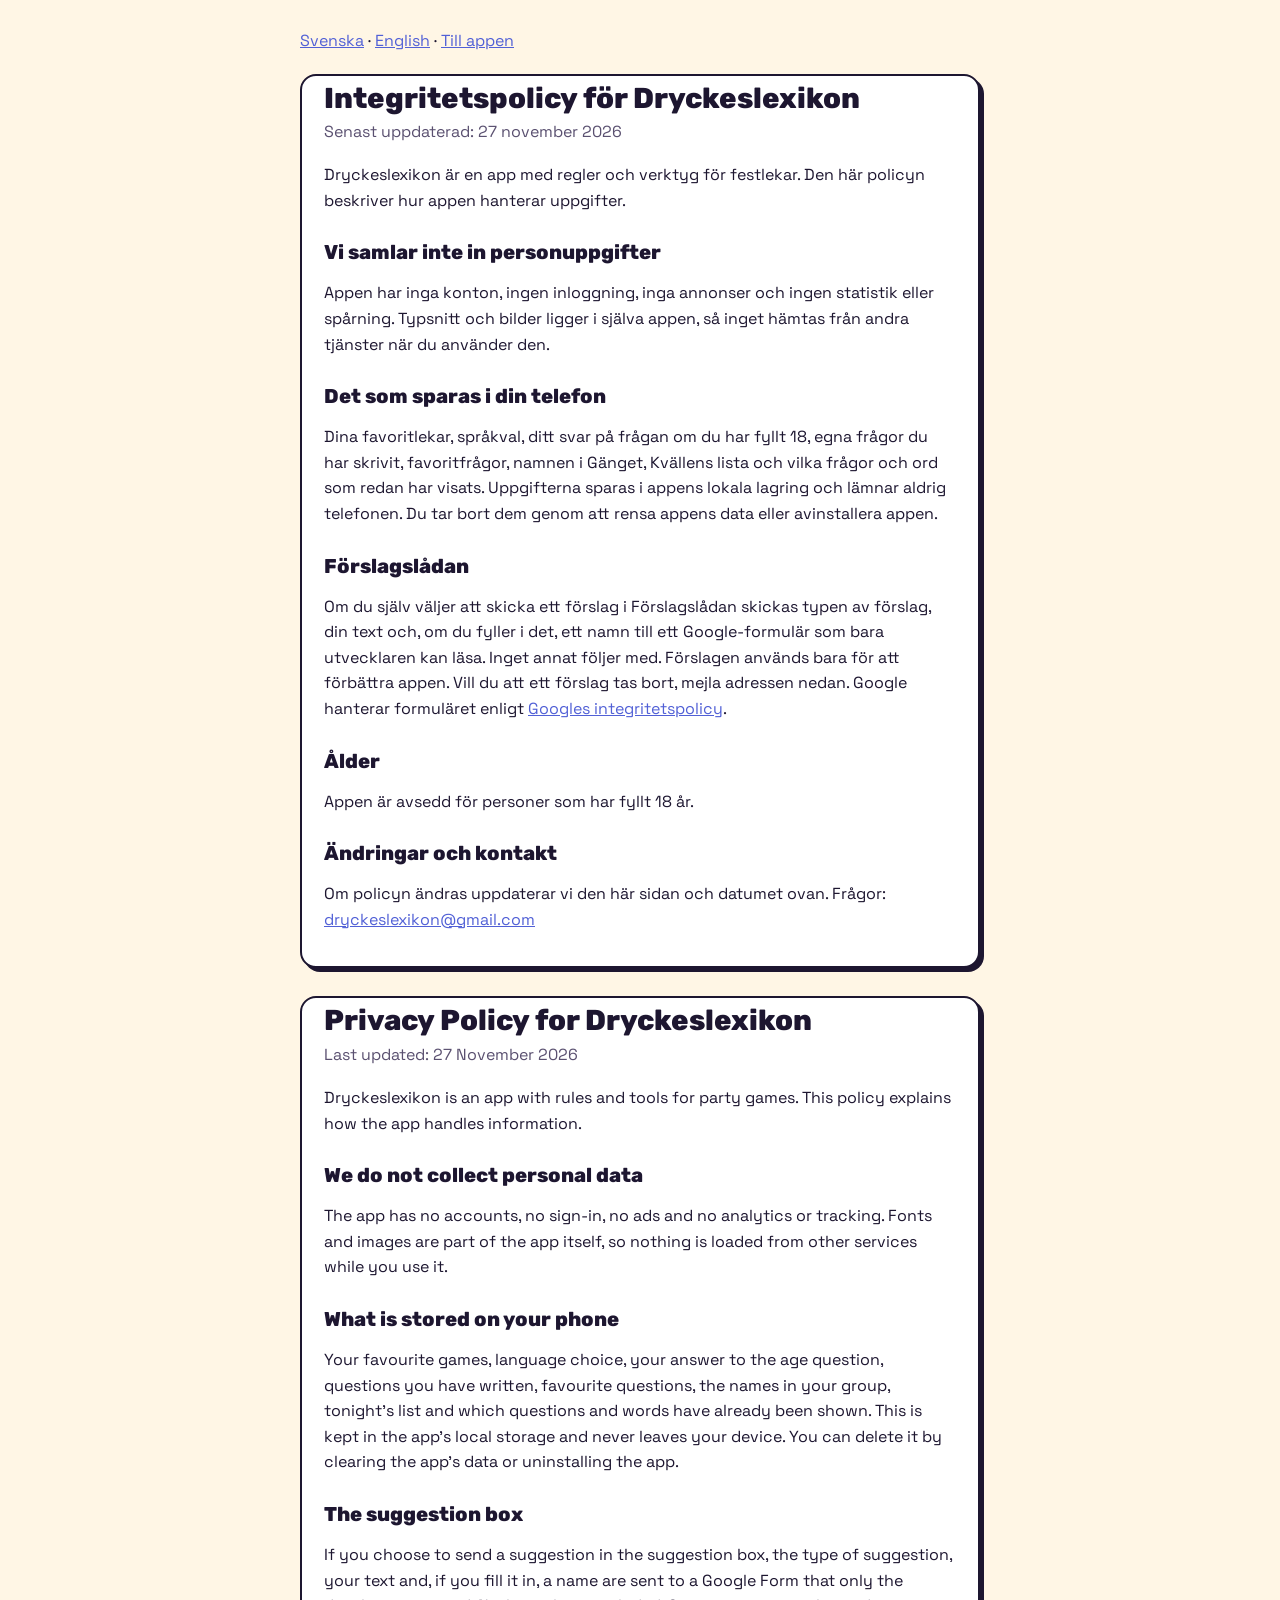
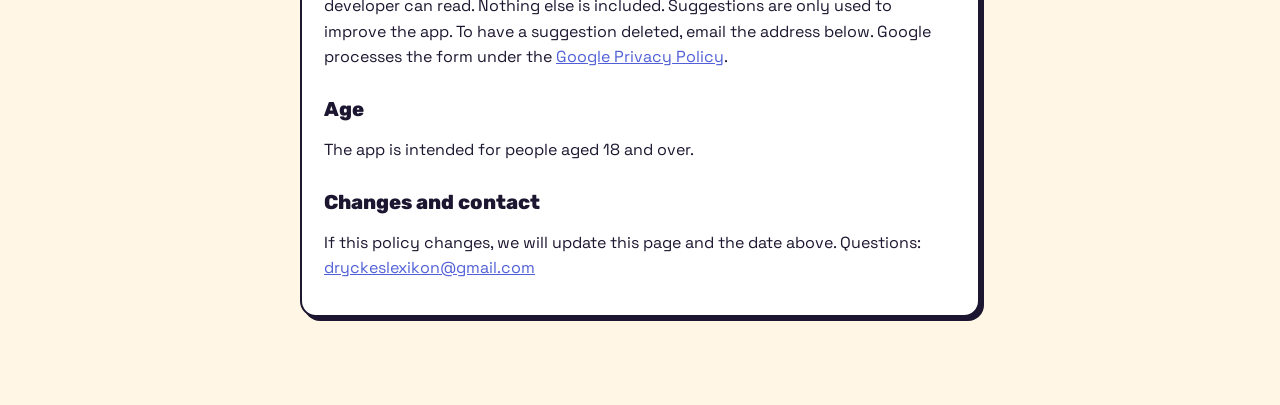
<file: integritet.html>
<!DOCTYPE html>
<html lang="sv">
<head>
<meta charset="utf-8">
<meta http-equiv="Content-Security-Policy" content="default-src 'none'; style-src 'self' 'unsafe-inline'; font-src 'self'; img-src 'self'; base-uri 'none'; form-action 'none'">
<meta name="referrer" content="no-referrer">
<meta name="viewport" content="width=device-width, initial-scale=1">
<title>Integritetspolicy – Dryckeslexikon</title>
<link rel="icon" type="image/png" sizes="32x32" href="ikon/ikon-32.png">
<link rel="stylesheet" href="typsnitt/typsnitt.css">
<style>
body{margin:0;background:#fff6e5;color:#1d1630;font:16px/1.6 "Space Grotesk",system-ui,sans-serif}
main{max-width:680px;margin:0 auto;padding:28px 20px 60px}
h1,h2{font-family:"Rubik",system-ui,sans-serif;line-height:1.15}
h1{font-size:1.8rem;margin:0 0 4px}
h2{font-size:1.25rem;margin:28px 0 6px}
.datum{color:#5a5070;margin:0 0 18px}
section{background:#fff;border:2px solid #1d1630;border-radius:16px;box-shadow:4px 4px 0 #1d1630;padding:6px 22px 18px;margin:0 0 28px}
nav{margin:0 0 20px}
a{color:#5160d6}
</style>
</head>
<body>
<main>
<nav><a href="#sv">Svenska</a> · <a href="#en">English</a> · <a href="./">Till appen</a></nav>

<section id="sv" lang="sv">
<h1>Integritetspolicy för Dryckeslexikon</h1>
<p class="datum">Senast uppdaterad: 27 november 2026</p>
<p>Dryckeslexikon är en app med regler och verktyg för festlekar. Den här policyn beskriver hur appen hanterar uppgifter.</p>
<h2>Vi samlar inte in personuppgifter</h2>
<p>Appen har inga konton, ingen inloggning, inga annonser och ingen statistik eller spårning. Typsnitt och bilder ligger i själva appen, så inget hämtas från andra tjänster när du använder den.</p>
<h2>Det som sparas i din telefon</h2>
<p>Dina favoritlekar, språkval, ditt svar på frågan om du har fyllt 18, egna frågor du har skrivit, favoritfrågor, namnen i Gänget, Kvällens lista och vilka frågor och ord som redan har visats. Uppgifterna sparas i appens lokala lagring och lämnar aldrig telefonen. Du tar bort dem genom att rensa appens data eller avinstallera appen.</p>
<h2>Förslagslådan</h2>
<p>Om du själv väljer att skicka ett förslag i Förslagslådan skickas typen av förslag, din text och, om du fyller i det, ett namn till ett Google-formulär som bara utvecklaren kan läsa. Inget annat följer med. Förslagen används bara för att förbättra appen. Vill du att ett förslag tas bort, mejla adressen nedan. Google hanterar formuläret enligt <a href="https://policies.google.com/privacy" rel="noreferrer">Googles integritetspolicy</a>.</p>
<h2>Ålder</h2>
<p>Appen är avsedd för personer som har fyllt 18 år.</p>
<h2>Ändringar och kontakt</h2>
<p>Om policyn ändras uppdaterar vi den här sidan och datumet ovan. Frågor: <a href="mailto:dryckeslexikon@gmail.com">dryckeslexikon@gmail.com</a></p>
</section>

<section id="en" lang="en">
<h1>Privacy Policy for Dryckeslexikon</h1>
<p class="datum">Last updated: 27 November 2026</p>
<p>Dryckeslexikon is an app with rules and tools for party games. This policy explains how the app handles information.</p>
<h2>We do not collect personal data</h2>
<p>The app has no accounts, no sign-in, no ads and no analytics or tracking. Fonts and images are part of the app itself, so nothing is loaded from other services while you use it.</p>
<h2>What is stored on your phone</h2>
<p>Your favourite games, language choice, your answer to the age question, questions you have written, favourite questions, the names in your group, tonight's list and which questions and words have already been shown. This is kept in the app's local storage and never leaves your device. You can delete it by clearing the app's data or uninstalling the app.</p>
<h2>The suggestion box</h2>
<p>If you choose to send a suggestion in the suggestion box, the type of suggestion, your text and, if you fill it in, a name are sent to a Google Form that only the developer can read. Nothing else is included. Suggestions are only used to improve the app. To have a suggestion deleted, email the address below. Google processes the form under the <a href="https://policies.google.com/privacy" rel="noreferrer">Google Privacy Policy</a>.</p>
<h2>Age</h2>
<p>The app is intended for people aged 18 and over.</p>
<h2>Changes and contact</h2>
<p>If this policy changes, we will update this page and the date above. Questions: <a href="mailto:dryckeslexikon@gmail.com">dryckeslexikon@gmail.com</a></p>
</section>
</main>
</body>
</html>
</file>
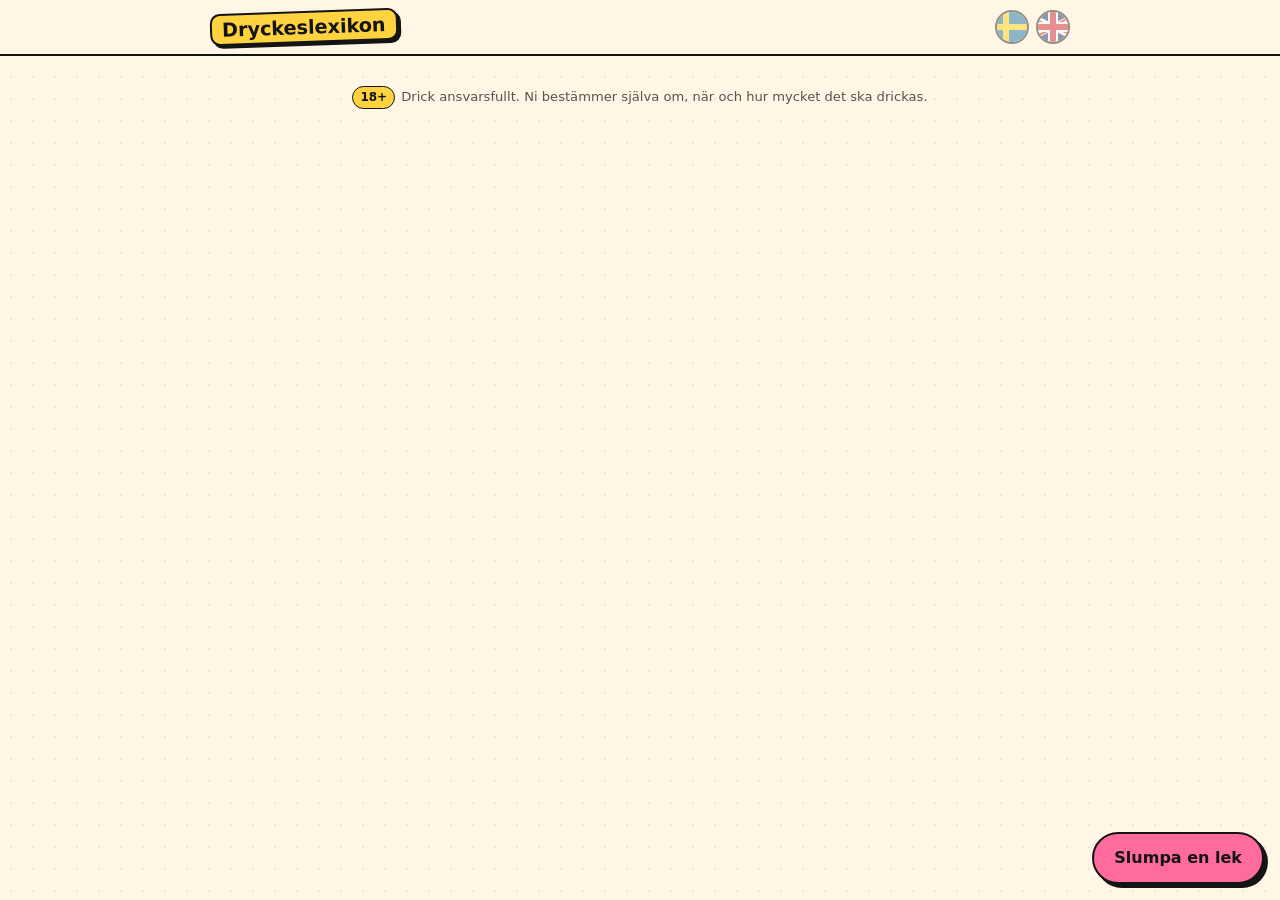
<file: kalla/mall.html>
<!DOCTYPE html>
<html lang="sv">
<head>
<meta charset="utf-8">
<!-- Ändra inte lekarna här: de ligger i ../lekar/lekar.json (+ svarighet.json). Kör python3 bygg.py för att bygga index.html. -->
<meta name="viewport" content="width=device-width, initial-scale=1, viewport-fit=cover">
<meta name="theme-color" content="#fff6e5">
<title>Dryckeslexikon</title>
<!--PWA-->
<!--TYPSNITT-->
<style>
/* VOICE: kvällsfest, varm och lekfull men lättläst i en mörk lokal.
   IDEA: en bardisk-meny / spelhylla, stora brickor man trycker på.
   PICTURE: tecknade glas, kort och tärningar på varje stor knapp.
   COLOUR+TYPE: djup plommon-natt, öl-amber, vinrött, mint; Baloo 2 + Nunito Sans.
   LAYOUT: rubrik, stora knappar i rutnät, sedan A–Ö-lista med tydliga fakta. */
:root{color-scheme:dark;--bg:#1a1024;--yta:#26182f;--yta2:#30203b;--kant:#46304f;--text:#fbf3ea;--dim:#c5b4c9;--ol:#ffb838;--vin:#e2475f;--mint:#5fd8b0;--bla:#7aa8ff}
*{box-sizing:border-box;min-width:0}
html{scroll-padding-top:90px}
body{margin:0;background:var(--bg);color:var(--text);font:16px/1.55 "Space Grotesk",system-ui,-apple-system,"Segoe UI",sans-serif;overflow-x:clip;-webkit-text-size-adjust:100%;
 background-image:radial-gradient(900px 500px at 90% -10%,#4a1f3d 0,transparent 60%),radial-gradient(700px 500px at -10% 10%,#2a1f4d 0,transparent 60%);background-attachment:fixed}
a{color:inherit}
button{font:inherit;color:inherit}
.wrap{max-width:860px;margin:0 auto;padding:0 16px calc(90px + env(safe-area-inset-bottom))}
.topp{position:sticky;top:0;z-index:5;background:rgba(26,16,36,.92);backdrop-filter:blur(10px);border-bottom:1px solid var(--kant);padding:calc(10px + env(safe-area-inset-top)) 16px 10px}
.topp .in{max-width:860px;margin:0 auto;display:flex;align-items:center;gap:10px}
.logo{font:800 1.35rem/1 "Rubik",system-ui,sans-serif;text-decoration:none;flex:1;padding:6px 0}
.logo span{color:var(--ol)}
.tbk{min-height:44px;padding:0 14px;border-radius:12px;border:1px solid var(--kant);background:var(--yta);text-decoration:none;display:flex;align-items:center;font-weight:700;font-size:.95rem}
.tbk[hidden]{display:none}
.sprak{display:flex;gap:7px;margin-left:2px}
.sprak button{width:34px;height:34px;padding:0;border-radius:50%;overflow:hidden;border:2px solid rgba(255,255,255,.55);background:none;cursor:pointer;opacity:.5;transition:opacity .15s,border-color .15s,transform .15s;flex:none}
.sprak button svg{display:block;width:100%;height:100%}
.sprak button[aria-pressed="true"]{opacity:1;border-color:var(--ol)}
.sprak button:active{transform:scale(.92)}
.sprak18{justify-content:center;margin:0 0 14px}
.aldersparr .sprak button{display:block;width:34px;height:34px;min-height:0;margin:0;border-radius:50%}
.sprak button:focus-visible{outline:3px solid var(--text);outline-offset:2px}
.tbkt{margin-left:5px}
@media(max-width:400px){.topp .in{gap:7px}.logo{font-size:1.2rem}.tbk{padding:0 10px;font-size:.9rem}.sprak{gap:5px}.sprak button{width:30px;height:30px}}
@media(max-width:350px){.tbkt{display:none}.tbk{padding:0 13px}}
h1,h2,h3{font-family:"Rubik",system-ui,sans-serif;line-height:1.08;margin:0}
.hej{padding:26px 0 14px}
.hej h1{font-size:clamp(2rem,8vw,3.1rem);text-wrap:balance}
.hej p{color:var(--dim);margin:8px 0 0;max-width:34em}
.sok{width:100%;margin:16px 0 4px;padding:13px 16px;font:16px "Space Grotesk",sans-serif;border-radius:14px;border:1px solid var(--kant);background:var(--yta);color:var(--text)}
.sok:focus{outline:3px solid var(--ol);outline-offset:1px;border-color:transparent}
.stora{display:grid;grid-template-columns:repeat(2,minmax(0,1fr));gap:12px;margin:18px 0}
.stor{position:relative;display:flex;flex-direction:column;justify-content:flex-end;min-height:200px;padding:16px;border-radius:22px;text-decoration:none;overflow:hidden;border:1px solid rgba(255,255,255,.08);box-shadow:0 10px 30px rgba(0,0,0,.35);transition:transform .15s}
.stor:active{transform:scale(.98)}
.stor:focus-visible{outline:3px solid var(--text);outline-offset:3px}
.stor svg{position:absolute;top:10px;right:8px;width:62%;height:58%}
.stor h2{font-size:1.45rem;position:relative}
.stor p{position:relative;margin:4px 0 0;font-size:.9rem;opacity:.9;line-height:1.35}
.stor .n{position:absolute;top:12px;left:14px;font-weight:700;font-size:.8rem;background:rgba(0,0,0,.28);color:#fff;padding:3px 9px;border-radius:999px}
.stor.bred{grid-column:1/-1;min-height:170px}
.stor.bred svg{width:48%;height:80%;top:10%}
.stor.bred h2,.stor.bred p{max-width:48%!important}
@media(max-width:639px){.kats a:last-child:nth-child(odd){grid-column:1/-1}}
.stor.hel{grid-column:1/-1;min-height:150px}
.stor.hel svg{width:40%;height:86%;top:7%}
.stor.hel h2,.stor.hel p{max-width:58%}
.stor.bred h2,.stor.bred p{max-width:55%}
.c-dryck{background:linear-gradient(150deg,#ffb838,#d9721e 70%,#a84a18);color:#2a1300}
.c-fri{background:linear-gradient(150deg,#5fd8b0,#2a9c8e 75%);color:#062a24}
.c-alla{background:linear-gradient(150deg,#7aa8ff,#5160d6 80%);color:#0b1240}
.c-fav svg{width:46%!important;top:30px!important;right:14px!important}
.c-fav{background:linear-gradient(150deg,#c79bff,#7a4fd6 75%);color:#1b0b3a}
.lekhuv{display:flex;align-items:center;gap:16px}
.lekhuv h1{margin:0 0 4px}
.lekhuv .favknapp{margin-top:4px}
.favknapp{flex:none;margin-top:10px;min-height:44px;padding:0 16px;border-radius:999px;border:1px solid var(--kant);background:var(--yta);font-weight:800;cursor:pointer;white-space:nowrap}
.favknapp.pa{background:#e2475f;border-color:#e2475f;color:#fff}
.favmini{color:#ff7a8e;font-size:1rem}
.c-slump{background:linear-gradient(150deg,#ff7a8e,#c22f52 75%);color:#2b0310}
h3.rubrik{font-size:1.25rem;margin:26px 0 10px}
.kats{display:grid;grid-template-columns:repeat(2,minmax(0,1fr));gap:10px}
.kat{position:relative;display:flex;align-items:center;gap:12px;min-height:84px;padding:10px 30px 10px 12px;border-radius:16px;background:var(--yta);border:2px solid var(--kant);text-decoration:none;text-align:left;cursor:pointer;width:100%}
.kat[aria-pressed=true]{background:#3a2a14;border-color:var(--ol)}
.kat:focus-visible{outline:3px solid var(--ol);outline-offset:2px}
.bock{position:absolute;top:8px;right:8px;width:22px;height:22px;border-radius:50%;border:2px solid var(--kant)}
.kat[aria-pressed=true] .bock{background:var(--ol);border-color:var(--ol)}
.kat[aria-pressed=true] .bock::after{content:"";position:absolute;left:6px;top:2px;width:5px;height:10px;border:solid #2a1300;border-width:0 3px 3px 0;transform:rotate(45deg)}
.vtext{color:var(--dim);margin:-4px 0 12px;font-size:.92rem}
.antalrad{display:flex;align-items:center;justify-content:space-between;gap:12px;margin:14px 0;padding:10px 14px;border-radius:16px;background:var(--yta);border:2px solid var(--kant);font-weight:700}
.stepper{display:flex;align-items:center;gap:6px}
.stepper button{width:44px;height:44px;border-radius:12px;border:0;background:var(--yta2);font-size:1.4rem;font-weight:800;cursor:pointer}
.stepper output{min-width:48px;text-align:center;font:800 1.3rem "Rubik",sans-serif;color:var(--ol)}
.spela{display:flex;flex-direction:column;align-items:center;justify-content:center;min-height:64px;border-radius:18px;background:linear-gradient(150deg,#ffb838,#d9721e);color:#2a1300;font:800 1.5rem/1.1 "Rubik",sans-serif;text-decoration:none;box-shadow:0 10px 26px rgba(0,0,0,.35);margin:10px 0}
.spela span{font:700 .85rem "Space Grotesk",sans-serif;opacity:.85}
.spela:active{transform:scale(.98)}
.kat svg{width:52px;height:52px;flex:none}
.kat b{display:block;font-weight:700;line-height:1.2;overflow-wrap:anywhere}
.kat small{color:var(--dim);font-size:.8rem}
.lhuv{padding:22px 0 4px}
.lhuv h1{font-size:clamp(1.9rem,7vw,2.6rem)}
.lhuv p{color:var(--dim);margin:6px 0 0}
.chips[hidden]{display:none}
.chips{display:flex;gap:8px;overflow-x:auto;padding:10px 0 4px;scrollbar-width:none}
.chips::-webkit-scrollbar{display:none}
.chip{flex:none;min-height:40px;border:1px solid var(--kant);background:var(--yta);color:var(--dim);padding:0 14px;border-radius:999px;font-size:.9rem;font-weight:600;cursor:pointer;white-space:nowrap}
.chip.pa{background:var(--text);color:var(--bg);border-color:var(--text)}
.abc{display:flex;gap:8px;overflow-x:auto;margin:10px 0 0;padding-bottom:4px;scrollbar-width:none}
.abc::-webkit-scrollbar{display:none}
.abc a{flex:none;display:flex;align-items:center;gap:6px;min-height:44px;padding:0 12px 0 8px;border-radius:12px;background:var(--yta);border:1px solid var(--kant);text-decoration:none;font-weight:700;font-size:.88rem;white-space:nowrap}
.abc a svg{width:26px;height:26px}
.abc a span{color:var(--ol)}
.bokstav{display:flex;align-items:center;gap:12px;margin:28px 0 10px}
.bokstav svg{width:48px;height:48px;flex:none}
.bokstav span{font:800 1.45rem/1.1 "Rubik",sans-serif;color:var(--ol)}
.bokstav small{display:block;font:400 .88rem/1.3 "Space Grotesk",sans-serif;color:var(--dim)}
ul.lista{list-style:none;margin:0;padding:0;display:grid;gap:10px}
.rad{display:block;background:var(--yta);border:1px solid var(--kant);border-radius:18px;padding:14px 16px;text-decoration:none}
.rad:active{background:var(--yta2)}
.rad .namn{font:800 1.2rem/1.15 "Rubik",sans-serif;display:flex;gap:8px;align-items:center;flex-wrap:wrap}
.rad .kort{color:var(--dim);font-size:.92rem;margin-top:3px}
.fakta3{display:grid;grid-template-columns:repeat(3,minmax(0,1fr));gap:6px;margin-top:10px}
.fakta3 div{background:rgba(0,0,0,.22);border-radius:10px;padding:6px 8px;line-height:1.2}
.fakta3 small{display:block;color:var(--dim);font-size:.72rem}
.fakta3 b{font-size:.92rem;white-space:nowrap}
.svar{display:inline-flex;gap:3px;vertical-align:middle;margin-right:5px}
.svar i{width:8px;height:8px;border-radius:50%;background:#5a4663}
.svar i.p{background:var(--ol)}
.mini{font:700 .7rem/1 "Space Grotesk",sans-serif;padding:4px 8px;border-radius:999px;background:#3b1f2a;color:#ffb3bf}
.mini.d{background:#4a3110;color:var(--ol)}
.sokruta{position:relative}
.forslag{position:absolute;left:0;right:0;top:100%;margin-top:6px;z-index:8;list-style:none;padding:6px;background:#2d1d37;border:1px solid var(--kant);border-radius:16px;box-shadow:0 16px 40px rgba(0,0,0,.55);max-height:min(60vh,420px);overflow-y:auto}
.forslag[hidden]{display:none}
.forslag a{display:flex;align-items:center;gap:10px;min-height:48px;padding:8px 10px;border-radius:10px;text-decoration:none}
.forslag a.akt,.forslag a:hover{background:var(--yta2)}
.forslag .fn{flex:1;font-weight:700}
.forslag .fn mark{background:none;color:var(--ol)}
.forslag .fm{color:var(--dim);font-size:.8rem;white-space:nowrap}
.forslag .alla{justify-content:center;color:var(--ol);font-weight:700;font-size:.9rem}
.forslag .ingen{padding:12px;color:var(--dim);text-align:center}
.rutor{list-style:none;margin:0;padding:0;display:grid;grid-template-columns:repeat(2,minmax(0,1fr));gap:12px}
.ruta{position:relative;display:flex;flex-direction:column;align-items:center;text-align:center;gap:6px;height:100%;padding:16px 10px 14px;border-radius:20px;text-decoration:none;background:linear-gradient(160deg,var(--yta2),var(--yta));border:1px solid var(--kant);box-shadow:0 6px 18px rgba(0,0,0,.25);transition:transform .12s}
.ruta:active{transform:scale(.97)}
.ruta:focus-visible{outline:3px solid var(--ol);outline-offset:2px}
.rbild{width:min(100%,104px);aspect-ratio:1;height:auto}
.rnamn{font:800 1.08rem/1.15 "Rubik",sans-serif;text-wrap:balance;overflow-wrap:anywhere}
.rmeta{color:var(--dim);font-size:.78rem;line-height:1.2;margin-top:auto;white-space:nowrap}
.rmeta .svar i{width:6px;height:6px}
.rfav{position:absolute;top:8px;right:10px;color:#ff7a8e;font-size:1.1rem}
.lekbild{width:110px;height:110px;flex:none;background:linear-gradient(160deg,var(--yta2),var(--yta));border:1px solid var(--kant);border-radius:22px;padding:8px}
.forslag .fb{width:34px;height:34px;flex:none}
.tom{color:var(--dim);text-align:center;padding:40px 0}
article{padding:20px 0}
article h1{font-size:clamp(2rem,8vw,3rem);margin:6px 0 6px;text-wrap:balance}
.ingress{color:var(--dim);font-size:1.05rem;margin:0}
.fakta{display:grid;grid-template-columns:repeat(2,minmax(0,1fr));gap:10px;margin:18px 0}
.fakta div{background:var(--yta);border:1px solid var(--kant);border-radius:16px;padding:12px 14px}
.fakta small{display:block;color:var(--dim);font-size:.78rem}
.fakta b{font-size:1.1rem}
.fakta b a{color:var(--ol)}
article h2{font-size:1.35rem;color:var(--ol);margin:26px 0 10px}
ol.regler{list-style:none;counter-reset:r;padding:0;margin:0;display:grid;gap:10px}
ol.regler li{counter-increment:r;position:relative;padding:12px 14px 12px 52px;background:var(--yta);border-radius:14px}
ol.regler li::before{content:counter(r);position:absolute;left:12px;top:11px;width:28px;height:28px;border-radius:50%;background:var(--ol);color:#2a1300;font-weight:800;display:grid;place-items:center;font-size:.9rem}
article ul{padding-left:1.2em;margin:0}
article ul li{margin-bottom:6px}
.notis{background:#3b1f2a;border:1px solid #6a2e3e;color:#ffd9df;border-radius:14px;padding:12px 14px;margin-top:14px}
.taggar{display:flex;flex-wrap:wrap;gap:6px;margin-top:22px}
.taggar span{font-size:.8rem;padding:4px 10px;border-radius:999px;background:var(--yta2);color:var(--dim)}
.fot{color:var(--dim);font-size:.85rem;margin-top:30px}
.slump{position:fixed;right:16px;bottom:calc(16px + env(safe-area-inset-bottom));min-height:52px;background:var(--vin);color:#fff;border:0;border-radius:999px;padding:0 20px;font-weight:800;box-shadow:0 8px 24px rgba(0,0,0,.5);cursor:pointer;z-index:6}
.slump[hidden]{display:none}
/* 18+ och ansvar */
.ansvar{max-width:860px;margin:-60px auto 0;padding:0 16px calc(28px + env(safe-area-inset-bottom));text-align:center;color:var(--dim);font-size:.82rem}
.ansvar b{display:inline-block;margin-right:6px;padding:1px 7px;border-radius:999px;border:1.5px solid var(--ol);color:var(--ol);font-size:.75rem}
.aldersparr{position:fixed;inset:0;z-index:50;display:grid;place-items:center;padding:24px;background:rgba(14,8,20,.94);backdrop-filter:blur(8px)}
.aldersparr[hidden]{display:none}
.aldersparr .ruta18{max-width:380px;width:100%;text-align:center;background:var(--yta);border:1px solid var(--kant);border-radius:24px;padding:26px 22px;box-shadow:0 20px 50px rgba(0,0,0,.5)}
.aldersparr .tag18{display:inline-grid;place-items:center;width:76px;height:76px;border-radius:50%;border:4px solid var(--ol);color:var(--ol);font:800 1.9rem/1 "Rubik",sans-serif;margin-bottom:12px}
.aldersparr h2{font-size:1.6rem;margin:0 0 8px}
.aldersparr p{color:var(--dim);margin:0 0 18px}
.aldersparr button{display:block;width:100%;min-height:52px;border-radius:14px;border:0;font-weight:800;font-size:1.02rem;cursor:pointer;margin-top:10px}
.aldersparr .ja18{background:linear-gradient(150deg,#ffb838,#d9721e);color:#2a1300}
.aldersparr .nej18{background:var(--yta2);color:var(--text)}
.aldersparr .under18{color:var(--text);font-weight:700;margin-top:14px}
@media(min-width:640px){.rutor{grid-template-columns:repeat(3,minmax(0,1fr))}.stor.hel{grid-column:auto;min-height:200px}.stor.hel svg{width:62%;height:58%;top:10px}.stor.hel h2,.stor.hel p{max-width:none}.kats{grid-template-columns:repeat(3,minmax(0,1fr))}}
@media(max-width:380px){.stor{min-height:180px}.stor h2{font-size:1.25rem}.fakta3 b{font-size:.82rem}}
@media(prefers-reduced-motion:reduce){.stor{transition:none}}
/* Spelläge: helskärm med stort frågekort */
.startspel{background:linear-gradient(150deg,#5fd8b0,#2a9c8e);color:#062a24;margin:22px 0 6px}
/* ===== Verktyg: kortlek och tärningar ===== */
.c-kortlek{background:linear-gradient(150deg,#7aa8ff,#5160d6 80%);color:#0b1240}
.c-tarn{background:linear-gradient(150deg,#5fd8b0,#2a9c8e 75%);color:#062a24}
/* ===== Impostor ===== */
.c-impostor{background:linear-gradient(150deg,#ff9a5a,#b8325a 55%,#4a1f6b);color:#fff}
.c-impostor p{opacity:.95}
.imval{max-width:420px;margin:0 auto 12px;text-align:left}
.imval h3{font-size:1.05rem;margin:16px 0 8px}
.imkats{display:flex;flex-wrap:wrap;gap:8px}
.imkats .chip[aria-pressed=true]{background:#3a2a14;border-color:var(--ol);color:var(--text)}
.imvaxla{display:flex;align-items:center;gap:12px;width:100%;margin:14px 0 0;padding:12px 14px;border-radius:16px;background:var(--yta);border:2px solid var(--kant);font-weight:700;text-align:left;cursor:pointer}
.imvaxla i{flex:none;width:50px;height:30px;border-radius:999px;background:var(--yta2);position:relative;transition:background .15s}
.imvaxla i:after{content:"";position:absolute;top:3px;left:3px;width:24px;height:24px;border-radius:50%;background:#fff;transition:left .15s}
.imvaxla[aria-pressed=true] i{background:var(--ol)}.imvaxla[aria-pressed=true] i:after{left:23px}
.imvaxla small{display:block;font-weight:600;color:var(--dim)}
.imkort{display:flex;flex-direction:column;justify-content:center;align-items:center;gap:10px;min-height:max(240px,min(calc(100svh - 360px),380px));margin:6px auto 14px;padding:24px 18px;border-radius:24px;background:var(--yta);border:2px solid var(--kant);text-align:center}
.imkort.dold{background:repeating-linear-gradient(45deg,#3a2350 0 14px,#311d45 14px 28px);border-color:#5a3b7a;cursor:pointer}
.imkort.ord{background:#fff;color:#1d1630;border-color:#fff}
.imkort.imp{background:linear-gradient(150deg,#e2475f,#7a1f4a);color:#fff;border-color:#e2475f}
.imkort .stor-t{font:800 clamp(2rem,10vw,3rem)/1.05 "Rubik",sans-serif;word-break:break-word}
.imkort .etikett{font-weight:800;text-transform:uppercase;letter-spacing:.08em;font-size:.8rem;opacity:.75}
.imkort p{margin:0;max-width:30ch}
.imkort .num{font:800 clamp(3rem,16vw,4.6rem)/1 "Rubik",sans-serif;color:var(--ol)}
.imsteg{display:inline-block;margin:0 0 10px;padding:4px 14px;border-radius:999px;background:rgba(255,255,255,.08);font-weight:800}
.imlista{text-align:left;max-width:420px;margin:0 auto 14px;padding-left:1.3em}
.imlista li{margin-bottom:6px}
/* ===== Körkortet ===== */
.c-korkort{background:linear-gradient(150deg,#c79bff,#6a3fc0 60%,#2b1a5c);color:#fff}
.c-korkort p{opacity:.95}
.kkval{max-width:420px;margin:0 auto 12px;text-align:left}
.kkval h3{font-size:1.05rem;margin:16px 0 8px}
.kkval .chips{display:flex;flex-wrap:wrap;gap:8px}
.kkval .chip{font-size:1rem;min-width:56px}
.kkval .chip[aria-pressed=true]{background:#2e2350;border-color:#c79bff;color:var(--text)}
.imkort.kkp{background:#fff;color:#1d1630;border-color:#fff}
.imkort.kkp .stor-t{font-size:clamp(1.5rem,7vw,2.2rem)}
.kkalt{list-style:none;padding:0;margin:0 auto 14px;max-width:520px;display:grid;gap:8px;counter-reset:kk}
.kkalt button{display:flex;align-items:center;gap:12px;width:100%;min-height:54px;padding:10px 14px;border-radius:16px;border:2px solid var(--kant);background:var(--yta);font-weight:700;font-size:1rem;text-align:left;cursor:pointer}
.kkalt button b{flex:none;width:30px;height:30px;border-radius:50%;display:grid;place-items:center;background:var(--yta2);font:800 1rem "Rubik",sans-serif}
.kkalt button[aria-pressed=true]{border-color:#c79bff;background:#2e2350}
.kkalt button[aria-pressed=true] b{background:#c79bff;color:#1d1630}
.kkalt button.ratt{border-color:var(--mint);background:#123d33}.kkalt button.ratt b{background:var(--mint);color:#062a24}
.kkalt button.fel{border-color:var(--vin);background:#4a1726}.kkalt button.fel b{background:var(--vin);color:#fff}
.kkalt button:disabled{cursor:default;opacity:1}
.kkalt button.bort{opacity:.45}
.kktips{margin:8px 0 0;color:var(--dim);font-size:.9rem}
.kkinl{color:var(--dim);font-weight:700;margin:0 0 10px}
.kkres{font:800 clamp(1.8rem,8vw,2.4rem)/1.1 "Rubik",sans-serif;margin:4px 0 10px}
.kkres.ratt{color:var(--mint)}.kkres.fel{color:#ff7a8e}
.verktygslank.kklank{background:linear-gradient(150deg,#c79bff33,#6a3fc033);border-color:#8a5ad8}
.verktygslank.imlank{background:linear-gradient(150deg,#ff9a5a33,#b8325a33);border-color:#b8325a}
.verktyg{max-width:520px;margin:0 auto;padding:12px 0 10px;text-align:center}
.verktyg h1{font-size:clamp(1.8rem,7vw,2.4rem)}
.verktyg>p{color:var(--dim);margin:6px 0 14px}
.kvar{display:inline-block;margin:0 0 10px;padding:4px 14px;border-radius:999px;background:rgba(255,255,255,.08);font-weight:800}
.kortplats{display:grid;place-items:center;perspective:900px}
.spkort{position:relative;height:max(210px,min(calc(100vh - 310px),calc(100svh - 310px),440px));width:auto;max-width:78vw;aspect-ratio:5/7;container-type:size;border-radius:20px;background:#fff;color:#1d1630;box-shadow:0 18px 40px rgba(0,0,0,.5);border:0;padding:0;cursor:pointer;font-family:"Rubik",Georgia,serif}
.spkort.rod{color:#d22e4a}
.spkort .hr{position:absolute;display:flex;flex-direction:column;align-items:center;line-height:.9;font-weight:800;font-size:12cqh}
.spkort .hr i{font-style:normal;font-size:.85em}
.spkort .h1{top:4cqh;left:5cqh}.spkort .h2{bottom:4cqh;right:5cqh;transform:rotate(180deg)}
.spkort .mitt{position:absolute;inset:0;display:grid;place-items:center;font-size:42cqh;line-height:1}
.spkort .mitt.bild{font-size:34cqh;font-weight:800}
.spkort .mitt.bild small{display:block;font-size:.45em;text-align:center;margin-top:-.2em}
.spkort.baksida{background:repeating-linear-gradient(45deg,#c22f52 0 10px,#a0203f 10px 20px);border:10px solid #fff;color:#fff}
.spkort.baksida .mitt{font-size:1.3rem;font-weight:800;padding:20px;font-family:"Space Grotesk",sans-serif;text-shadow:0 2px 6px rgba(0,0,0,.4)}
.spkort.slut{background:var(--yta);color:var(--text);border:2px dashed var(--kant);box-shadow:none}
.spkort.slut .mitt{font-size:1.3rem;font-weight:800;padding:20px;font-family:"Space Grotesk",sans-serif}
.kortnamn{font:800 1.35rem "Rubik",sans-serif;margin:10px 0 0;min-height:1.6em}
.forra{color:var(--dim);font-size:.9rem;min-height:1.4em}
.verktyg .spela{border:0;width:100%;cursor:pointer}
.verktyg .spela:disabled{opacity:.45}
.knapprad{display:flex;gap:10px;justify-content:center;flex-wrap:wrap;margin:4px 0}
.liten{min-height:48px;padding:0 18px;border-radius:14px;border:1px solid var(--kant);background:var(--yta);font-weight:800;cursor:pointer}
.drar{animation:drar .32s ease-out}
@keyframes drar{from{transform:translateY(-30px) rotateY(80deg);opacity:.2}}
.verktyg .antalrad{max-width:420px;margin:0 auto 14px;font-size:1.1rem}
.verktyg .stepper button{width:52px;height:52px}
.verktyg .stepper button:disabled{opacity:.35}
.tarningar{display:flex;flex-wrap:wrap;justify-content:center;gap:12px;margin:10px auto 6px;min-height:110px;cursor:pointer}
.tarningar svg{width:clamp(62px,21vw,92px);height:auto;filter:drop-shadow(0 6px 10px rgba(0,0,0,.45))}
.tarningar.m5 svg{width:clamp(54px,16vw,78px)}
.rullar svg{animation:rull .45s ease-out}
@keyframes rull{0%{transform:rotate(-200deg) scale(.6);opacity:.3}70%{transform:rotate(12deg) scale(1.05)}}
.verktyg.medregel .spkort{height:max(170px,min(calc(100vh - 450px),calc(100svh - 450px),380px))}
.kortregel{margin:10px auto 12px;padding:12px 16px;border-radius:16px;background:var(--yta);border:1px solid var(--kant);text-align:left;min-height:4.2em}
.kortregel b{display:block;font:800 1.25rem "Rubik",sans-serif;color:var(--ol)}
.kortregel p{margin:2px 0 0}
.kortregel a{color:var(--dim);font-size:.9rem}
.summa{font:800 clamp(2.4rem,11vw,3.4rem)/1 "Rubik",sans-serif;color:var(--ol);margin:12px 0 2px}
.summa small{display:block;font:700 .9rem "Space Grotesk",sans-serif;color:var(--dim);margin-top:4px}
.verktygslank{display:flex;align-items:center;gap:12px;margin:14px 0;padding:12px 16px;border-radius:16px;background:var(--yta);border:2px solid var(--kant);text-decoration:none;font-weight:800}
.verktygslank svg{width:52px;height:46px;flex:none}
.verktygslank small{display:block;font-weight:600;color:var(--dim)}
@media(prefers-reduced-motion:reduce){.drar,.rullar svg{animation:none}}
body.ispel{overflow:hidden}
body.ispel .topp,body.ispel .slump{display:none}
.spel{position:fixed;inset:0;z-index:20;display:flex;flex-direction:column;background:var(--bg);background-image:radial-gradient(700px 500px at 100% 0,#4a1f3d 0,transparent 60%),radial-gradient(600px 500px at 0 100%,#2a1f4d 0,transparent 60%);padding:calc(10px + env(safe-area-inset-top)) 16px calc(14px + env(safe-area-inset-bottom));overflow-y:auto;-webkit-user-select:none;user-select:none}
.spel[hidden]{display:none}
.shuv{display:flex;align-items:center;gap:10px;max-width:640px;width:100%;margin:0 auto}
.shuv h2{flex:1;font-size:1.3rem}
.rund{flex:none;width:48px;height:48px;border-radius:50%;border:1px solid var(--kant);background:var(--yta);font-size:1.4rem;font-weight:800;cursor:pointer;display:grid;place-items:center;text-decoration:none;line-height:1}
.rund:disabled{opacity:.35}
.rund.pa{background:#e2475f;border-color:#e2475f;color:#fff}
.sval{max-width:640px;width:100%;margin:0 auto}
.sval p.vtext{margin:14px 0 10px}
.nivor{display:grid;gap:10px}
.niva{display:flex;align-items:center;gap:14px;min-height:76px;padding:12px 16px;border-radius:18px;border:2px solid var(--kant);background:var(--yta);cursor:pointer;text-align:left;width:100%}
.niva b{display:block;font:800 1.3rem/1.1 "Rubik",sans-serif}
.niva small{color:var(--dim)}
.niva .pr{width:16px;height:16px;border-radius:50%;flex:none}
.niva div{flex:1}
.niva .bock{position:static;flex:none}
.niva[aria-pressed=true]{border-color:currentColor}
.niva[aria-pressed=true] .bock{background:currentColor;border-color:currentColor}
.n-Lugn{color:#5fd8b0}.n-Lagom{color:#ffb838}.n-Het{color:#ff7a8e}.n-Egna{color:#7aa8ff}.n-Fav{color:#c79bff}
.niva b,.niva small{color:var(--text)}.niva small{color:var(--dim)}
.niva .pr{background:currentColor}
.egna{margin-top:22px}
.egna h3{font-size:1.15rem;margin-bottom:4px}
.egnarad{display:flex;gap:8px;margin:8px 0}
.egnarad input{flex:1;padding:12px 14px;font:16px "Space Grotesk",sans-serif;border-radius:14px;border:1px solid var(--kant);background:var(--yta);color:var(--text)}
.egnarad button{min-height:48px;padding:0 16px;border-radius:14px;border:0;background:var(--bla);color:#0b1240;font-weight:800;cursor:pointer}
.egnalista{list-style:none;padding:0;margin:0;display:grid;gap:6px}
.egnalista li{display:flex;align-items:center;gap:8px;padding:8px 8px 8px 14px;border-radius:12px;background:var(--yta)}
.egnalista li span{flex:1;overflow-wrap:anywhere}
.egnalista button{width:40px;height:40px;border-radius:10px;border:0;background:var(--yta2);cursor:pointer;font-size:1.1rem}
.sbotten{position:sticky;bottom:0;padding-top:12px;background:linear-gradient(transparent,var(--bg) 30%)}
.sbotten .spela{border:0;width:100%;cursor:pointer}
.sbotten .spela:disabled{opacity:.45}
.spelyta{flex:1;display:flex;flex-direction:column;max-width:640px;width:100%;margin:0 auto;min-height:0}
.raknare{text-align:center;font-weight:800;color:var(--dim);font-size:1rem}
.raknare .nb{display:inline-block;margin-left:8px;padding:2px 10px;border-radius:999px;background:rgba(255,255,255,.08);font-size:.85rem}
.kortyta{flex:1;display:flex;align-items:center;justify-content:center;padding:14px 0;min-height:260px;touch-action:pan-y}
.frkort{position:relative;width:100%;min-height:min(62vh,520px);display:flex;flex-direction:column;justify-content:center;padding:28px 24px;border-radius:30px;background:linear-gradient(160deg,#3a2747,#26182f);border:2px solid currentColor;box-shadow:0 20px 50px rgba(0,0,0,.5);cursor:pointer;will-change:transform}
.frkort .inl{font:700 1.05rem "Space Grotesk",sans-serif;color:var(--dim);margin-bottom:10px}
.frkort .fr{font:800 clamp(1.9rem,8.5vw,3rem)/1.12 "Rubik",sans-serif;color:var(--text);text-wrap:balance;overflow-wrap:anywhere}
.frkort .tips{position:absolute;left:0;right:0;bottom:16px;text-align:center;color:var(--dim);font-size:.82rem;opacity:.8}
.frkort.slut .fr{font-size:clamp(1.7rem,7vw,2.4rem)}
.frkort.ut-v{animation:utv .18s ease-in forwards}.frkort.ut-h{animation:uth .18s ease-in forwards}
.frkort.in-h{animation:inh .22s ease-out}.frkort.in-v{animation:inv .22s ease-out}
@keyframes utv{to{transform:translateX(-110%) rotate(-8deg);opacity:0}}
@keyframes uth{to{transform:translateX(110%) rotate(8deg);opacity:0}}
@keyframes inh{from{transform:translateX(40%) scale(.96);opacity:0}}
@keyframes inv{from{transform:translateX(-40%) scale(.96);opacity:0}}
.kontroll{display:flex;align-items:center;gap:12px}
.kontroll .nasta{flex:1;min-height:64px;border:0;border-radius:20px;background:linear-gradient(150deg,#ffb838,#d9721e);color:#2a1300;font:800 1.5rem "Rubik",sans-serif;cursor:pointer;box-shadow:0 10px 26px rgba(0,0,0,.35)}
.kontroll .rund{width:60px;height:60px}
.kontroll .nasta:active,.rund:active{transform:scale(.97)}
@media(prefers-reduced-motion:reduce){.frkort{animation:none!important}}
/* ===== Inför kvällen: gänget, kvällens lista och timer ===== */
.ikvall{display:grid;grid-template-columns:repeat(2,minmax(0,1fr));gap:12px;margin:-6px 0 18px}
.ikvall a{display:flex;align-items:center;gap:10px;min-height:66px;padding:10px 12px;border-radius:18px;background:var(--yta);border:2px solid var(--kant);text-decoration:none;font-weight:800;line-height:1.15}
.ikvall a:active{transform:scale(.98)}
.ikvall svg{width:40px;height:36px;flex:none}
.ikvall span{min-width:0}
.ikvall small{display:block;font-weight:600;color:var(--dim);font-size:.8rem;white-space:nowrap;overflow:hidden;text-overflow:ellipsis}
.ikvall .kvl{border-color:#2f8f74}.ikvall .gl{border-color:#5160d6}
.lekknappar{display:flex;gap:8px;flex-wrap:wrap;margin-top:4px}
.lekknappar .favknapp{margin-top:0}
.kvknapp.pa{background:var(--mint);border-color:var(--mint);color:#062a24}
.turruta{display:flex;align-items:center;gap:8px;flex-wrap:wrap;margin:14px 0;padding:10px 12px 10px 16px;border-radius:16px;background:linear-gradient(150deg,#7aa8ff22,#5160d622);border:2px solid #5160d6}
.turruta>div{flex:1;min-width:110px}
.turruta small{display:block;color:var(--dim);font-size:.78rem;font-weight:700}
.turruta b{font:800 1.5rem/1.1 "Rubik",sans-serif;color:var(--bla);overflow-wrap:anywhere}
.turruta .liten{min-height:44px;padding:0 12px}
.turtom{display:inline-block;margin:2px 0 10px;color:var(--bla);font-weight:700;font-size:.92rem}
#turnamn.pop{animation:pop .35s}
@keyframes pop{0%{transform:scale(.6);opacity:.3}70%{transform:scale(1.12)}}
.timer{margin:14px 0;padding:14px 16px 12px;border-radius:18px;background:var(--yta);border:2px solid var(--kant);text-align:center}
.timer>small{display:block;color:var(--dim);font-weight:800;font-size:.8rem;letter-spacing:.06em;text-transform:uppercase}
.timer .tid{font:800 clamp(3rem,16vw,4.2rem)/1 "Rubik",sans-serif;color:var(--ol);font-variant-numeric:tabular-nums;margin:8px 0 10px}
.timer.kor{border-color:var(--ol)}
.timer.slut{border-color:var(--vin);animation:blink .45s 6}
.timer.slut .tid{color:var(--vin)}
@keyframes blink{50%{background:#e2475f55}}
.timer .chips{justify-content:center;flex-wrap:wrap;margin:0 0 10px}
.timer .chip[aria-pressed=true]{background:#3a2a14;border-color:var(--ol);color:var(--text)}
.timer .tstart{background:linear-gradient(150deg,#ffb838,#d9721e);color:#2a1300;border:0;min-width:140px}
.timer .tstart.paus{background:var(--yta2);color:var(--text)}
.gang .ganglista{list-style:none;padding:0;margin:14px 0;display:grid;gap:6px;text-align:left}
.ganglista li{display:flex;align-items:center;gap:10px;padding:6px 6px 6px 14px;border-radius:12px;background:var(--yta);border:2px solid transparent;font-weight:700}
.ganglista li.tur{border-color:var(--bla)}
.ganglista li span{flex:1;overflow-wrap:anywhere}
.ganglista li em{font-style:normal;font-size:.78rem;color:var(--bla);font-weight:800}
.ganglista button{width:40px;height:40px;border-radius:10px;border:0;background:var(--yta2);cursor:pointer;font-size:1.1rem}
.vemborjar{margin:16px 0 12px}
.vemborjar small{display:block;color:var(--dim);font-weight:700}
.vemborjar b{display:block;font:800 clamp(2.2rem,11vw,3rem)/1.1 "Rubik",sans-serif;color:var(--bla);overflow-wrap:anywhere}
.gang .egnarad button{background:var(--bla)}
.kvlista{list-style:none;padding:0;margin:16px 0;display:grid;gap:8px}
.kvlista li{display:flex;align-items:center;gap:6px;padding:6px;border-radius:16px;background:var(--yta);border:1px solid var(--kant)}
.kvlista li>a{flex:1;display:flex;align-items:center;gap:10px;min-height:52px;text-decoration:none;padding:2px 4px}
.kvlista .fb{width:44px;height:44px;flex:none}
.kvlista b{display:block;line-height:1.2}
.kvlista small{display:block;color:var(--dim);font-size:.8rem}
.kvflytt{display:flex;gap:4px;flex:none}
.kvflytt button{width:38px;height:42px;border-radius:10px;border:0;background:var(--yta2);cursor:pointer;font-size:1.05rem;font-weight:800}
.kvflytt button:disabled{opacity:.3}
.kvlista+.spela{margin-top:6px}
.kvbar{position:fixed;left:0;right:0;bottom:0;z-index:6;display:flex;align-items:stretch;gap:8px;padding:10px 12px calc(10px + env(safe-area-inset-bottom));background:rgba(26,16,36,.95);backdrop-filter:blur(10px);border-top:1px solid #2f8f74}
.kvbar a{display:flex;align-items:center;justify-content:center;min-height:52px;border-radius:14px;background:var(--yta);border:1px solid var(--kant);text-decoration:none;font-weight:800}
.kvbar .kvpil{width:60px;font-size:1.4rem;flex:none}
.kvbar .kvpil[aria-disabled=true]{opacity:.3;pointer-events:none}
.kvbar .kvmitt{flex:1;flex-direction:column;line-height:1.15;padding:4px 8px;text-align:center}
.kvbar .kvmitt small{color:var(--dim);font-size:.78rem;font-weight:700;white-space:nowrap;overflow:hidden;text-overflow:ellipsis;max-width:100%}
.kvbar .kvmitt b{color:var(--mint)}
body.medkv .ansvar{padding-bottom:90px}
.kvplats{height:70px}
.frkort .vem{position:absolute;top:16px;left:0;right:0;text-align:center;font-weight:800;font-size:.95rem;color:var(--bla)}
@media(max-width:360px){.ikvall{grid-template-columns:1fr}}
/* ===== Design B: ljus och lekfull (2026-11-25). Krämvit bakgrund, svarta kanter, klara färger som klistermärken. ===== */
:root{color-scheme:light;--bg:#fff6e5;--yta:#fff;--yta2:#f6ecd6;--kant:#141414;--text:#141414;--dim:#5b5249;--ol:#e8590c;--vin:#ff6b9d;--mint:#2fb36b;--bla:#2b6fd6;
 --gul:#ffd23f;--rosa:#ff6b9d;--gron:#7ae582;--blaa:#4cc9f0;--lila:#b892ff;--skugga:4px 4px 0 #141414}
body{background:var(--bg);background-image:radial-gradient(#14141412 1.2px,transparent 1.4px);background-size:22px 22px;background-attachment:scroll}
h1,h2,h3{font-weight:900;letter-spacing:-.01em}
.topp{background:rgba(255,246,229,.94);border-bottom:2.5px solid var(--kant)}
.logo{display:inline-flex;flex:none;margin-right:auto;font-weight:900;background:var(--gul);border:2.5px solid var(--kant);border-radius:10px;padding:5px 10px 4px;box-shadow:3px 3px 0 var(--kant);transform:rotate(-2deg);font-size:1.2rem}
.logo span{color:inherit}
.tbk,.liten,.favknapp,.chip,.abc a,.rund,.stepper button,.egnarad button,.kvflytt button,.ganglista button,.egnalista button{border:2.5px solid var(--kant);box-shadow:3px 3px 0 var(--kant);background:#fff;color:var(--text)}
.tbk:active,.liten:active,.favknapp:active,.chip:active,.rund:active,.stepper button:active,.stor:active,.ruta:active,.spela:active,.verktygslank:active,.ikvall a:active{transform:translate(2px,2px);box-shadow:1px 1px 0 var(--kant)}
.stepper button:disabled,.kvflytt button:disabled{box-shadow:none}
.chip{color:var(--text);font-weight:700;box-shadow:2px 2px 0 var(--kant)}
.chip.pa,.chip[aria-pressed=true],.imkats .chip[aria-pressed=true],.kkval .chip[aria-pressed=true],.timer .chip[aria-pressed=true]{background:var(--gul);border-color:var(--kant);color:var(--text)}
.sprak button{border:2.5px solid var(--kant);opacity:.45}
.sprak button[aria-pressed="true"]{border-color:var(--kant);box-shadow:2px 2px 0 var(--kant)}
.hej h1{font-size:clamp(2.3rem,10vw,3.3rem);line-height:1}
.sok{border:2.5px solid var(--kant);box-shadow:var(--skugga);background:#fff;color:var(--text)}
.sok:focus{outline:3px solid var(--blaa);outline-offset:2px;border-color:var(--kant)}
.forslag{background:#fff;border:2.5px solid var(--kant);box-shadow:var(--skugga)}
.forslag a.akt,.forslag a:hover{background:var(--yta2)}
.forslag .fn mark,.forslag .alla{color:var(--ol)}
.stor{border:2.5px solid var(--kant);box-shadow:5px 5px 0 var(--kant);color:var(--text)}
.stor .n{background:#fff;color:var(--text);border:2px solid var(--kant)}
.c-dryck{background:var(--blaa);color:var(--text)}.c-slump{background:var(--gul);color:var(--text)}.c-fav{background:var(--rosa);color:var(--text)}
.c-kortlek{background:var(--gron);color:var(--text)}.c-tarn{background:var(--lila);color:var(--text)}
.c-fri{background:var(--gron);color:var(--text)}.c-alla{background:var(--blaa);color:var(--text)}.c-impostor{background:#ff9f45;color:var(--text)}.c-korkort{background:var(--lila);color:var(--text)}
.ikvall a{border:2.5px solid var(--kant);box-shadow:var(--skugga);background:#fff}
.ikvall .kvl{background:#d9f7e2;border-color:var(--kant)}.ikvall .gl{background:#dcecff;border-color:var(--kant)}
.ikvall small{color:var(--dim)}
.lhuv h1,.verktyg h1{font-size:clamp(2rem,8.5vw,2.8rem)}
.abc a span{color:var(--ol)}
.bokstav span{color:var(--text)}
.ruta{background:#fff;border:2.5px solid var(--kant);box-shadow:var(--skugga)}
.rfav{color:#e0336f}
.lekbild{background:var(--yta2);border:2.5px solid var(--kant);box-shadow:var(--skugga)}
.svar i{background:#d9cfbd}.svar i.p{background:var(--ol)}
.fakta div{background:#fff;border:2.5px solid var(--kant);box-shadow:3px 3px 0 var(--kant)}
.fakta b a{color:var(--bla)}
article h2{color:var(--text);font-size:1.45rem}
ol.regler li{background:#fff;border:2px solid var(--kant)}
ol.regler li::before{background:var(--gul);color:var(--text);border:2px solid var(--kant);line-height:24px}
.notis{background:#ffe1ea;border:2.5px solid var(--kant);color:var(--text)}
.taggar span{background:#fff;border:1.5px solid var(--kant);color:var(--text)}
.favknapp.pa{background:var(--rosa);border-color:var(--kant);color:var(--text)}
.kvknapp.pa{background:var(--gron);border-color:var(--kant);color:var(--text)}
.verktygslank{background:#fff;border:2.5px solid var(--kant);box-shadow:var(--skugga)}
.verktygslank.kklank{background:#efe5ff;border-color:var(--kant)}.verktygslank.imlank{background:#ffe9d6;border-color:var(--kant)}
.spela,.aldersparr .ja18{background:var(--gul);color:var(--text);border:2.5px solid var(--kant)!important;box-shadow:5px 5px 0 var(--kant);font-weight:900}
.startspel{background:var(--gron);color:var(--text)}
.verktyg .spela:disabled{box-shadow:none}
.slump{background:var(--rosa);color:var(--text);border:2.5px solid var(--kant);box-shadow:4px 4px 0 var(--kant)}
.turruta{background:#dcecff;border:2.5px solid var(--kant);box-shadow:var(--skugga)}
.turruta b,.vemborjar b,#turnamn{color:var(--text)}
.turtom{color:var(--bla)}
.timer{background:#fff;border:2.5px solid var(--kant);box-shadow:var(--skugga)}
.timer.kor{background:#fff8d6;border-color:var(--kant)}
.timer .tid{color:var(--text)}
.timer.slut{background:#ffe1ea}.timer.slut .tid{color:#d61f5c}
@keyframes blink{50%{background:var(--rosa)}}
.timer .tstart{background:var(--gul);color:var(--text);border:2.5px solid var(--kant)}
.timer .tstart.paus{background:#fff}
.ganglista li,.egnalista li{background:#fff;border:2px solid var(--kant)}
.ganglista li.tur{background:#dcecff;border-color:var(--kant)}
.ganglista li em{color:var(--bla)}
.egnarad input{border:2.5px solid var(--kant);background:#fff;color:var(--text)}
.egnarad button,.gang .egnarad button{background:var(--blaa);color:var(--text)}
.kvlista li{background:#fff;border:2.5px solid var(--kant);box-shadow:3px 3px 0 var(--kant)}
.kvbar{background:rgba(255,246,229,.96);border-top:2.5px solid var(--kant)}
.kvbar a{background:#fff;border:2.5px solid var(--kant);box-shadow:3px 3px 0 var(--kant)}
.kvbar .kvmitt{background:#d9f7e2}.kvbar .kvmitt b{color:var(--text)}
.antalrad,.imvaxla{background:#fff;border:2.5px solid var(--kant);box-shadow:3px 3px 0 var(--kant)}
.imvaxla i{background:#e6dcc8;border:2px solid var(--kant)}
.imvaxla[aria-pressed=true] i{background:var(--gron)}
.imvaxla i:after{border:2px solid var(--kant);top:2px;left:2px;width:22px;height:22px}
.stepper output{color:var(--text)}
.imsteg{background:#fff;border:2px solid var(--kant)}
.imkort{border:3px solid var(--kant)!important;box-shadow:6px 6px 0 var(--kant)}
.imkort .num{color:var(--text)}
.imkort.dold{background:repeating-linear-gradient(45deg,var(--rosa) 0 14px,#ff86ad 14px 28px)}
.imkort.dold .etikett,.imkort.dold p{color:var(--text)!important}
.imkort.ord,.imkort.kkp{background:#fff;color:var(--text)}
.imkort.imp{background:var(--rosa);color:var(--text)}
.kkalt button{background:#fff;border:2.5px solid var(--kant);box-shadow:3px 3px 0 var(--kant);color:var(--text)}
.kkalt button[aria-pressed=true]{background:#efe5ff;border-color:var(--kant)}.kkalt button[aria-pressed=true] b{background:var(--lila);color:var(--text)}
.kkalt button.ratt{background:#d9f7e2;border-color:var(--kant)}.kkalt button.ratt b{background:var(--gron);color:var(--text)}
.kkalt button.fel{background:#ffe1ea;border-color:var(--kant)}.kkalt button.fel b{background:var(--rosa);color:var(--text)}
.kkres.ratt{color:#1e8a4f}.kkres.fel{color:#d61f5c}
.kortregel{background:#fff;border:2.5px solid var(--kant);box-shadow:3px 3px 0 var(--kant)}
.kortregel b{color:var(--text)}
.summa{color:var(--text)}
.spkort{border:3px solid var(--kant);box-shadow:6px 6px 0 var(--kant)}
.spkort.baksida{border:10px solid #fff;outline:3px solid var(--kant);background:repeating-linear-gradient(45deg,var(--rosa) 0 10px,#ff86ad 10px 20px)}
.tarningar svg{filter:drop-shadow(4px 4px 0 #141414)}
.tarningar svg rect:first-of-type{stroke:#141414;stroke-width:4}
.spel{background:var(--bg);background-image:radial-gradient(#14141412 1.2px,transparent 1.4px);background-size:22px 22px}
.shuv h2{font-weight:900}
.raknare{color:var(--text)}
.raknare .nb{background:#fff;border:2px solid var(--kant)}
.n-Lugn{color:#1e8a4f}.n-Lagom{color:#c76a00}.n-Het{color:#d61f5c}.n-Egna{color:#2b6fd6}.n-Fav{color:#7a4fd6}
.frkort{background:#fff;border:3px solid var(--kant)!important;box-shadow:8px 8px 0 var(--kant),15px 16px 0 -2px var(--gron),15px 16px 0 1px var(--kant)}
.frkort.n-Lagom{box-shadow:8px 8px 0 var(--kant),15px 16px 0 -2px var(--gul),15px 16px 0 1px var(--kant)}
.frkort.n-Het{box-shadow:8px 8px 0 var(--kant),15px 16px 0 -2px var(--rosa),15px 16px 0 1px var(--kant)}
.frkort.n-Egna,.frkort.n-Fav{box-shadow:8px 8px 0 var(--kant),15px 16px 0 -2px var(--blaa),15px 16px 0 1px var(--kant)}
.frkort .fr{font-weight:900;letter-spacing:-.01em}
.frkort .inl{color:var(--dim)}
.frkort .vem{color:var(--bla)}
.kontroll .nasta{background:var(--blaa);color:var(--text);border:2.5px solid var(--kant)!important;box-shadow:5px 5px 0 var(--kant);font-weight:900}
.rund.pa{background:var(--rosa);border-color:var(--kant);color:var(--text)}
.niva{background:#fff;border:2.5px solid var(--kant);box-shadow:3px 3px 0 var(--kant);color:var(--text)}
.sbotten{background:linear-gradient(transparent,var(--bg) 30%)}
.ansvar b{border-color:var(--kant);color:var(--text);background:var(--gul)}
.aldersparr{background:rgba(255,246,229,.97)}
.aldersparr .ruta18{background:#fff;border:3px solid var(--kant);box-shadow:8px 8px 0 var(--kant)}
.aldersparr .tag18{border-color:var(--kant);color:var(--text);background:var(--gul)}
.mini{background:#ffe1ea;color:#a3123f}.mini.d{background:#fff1c2;color:#8a5200}
.kat{background:#fff;border:2.5px solid var(--kant)}
.kat[aria-pressed=true]{background:var(--gul);border-color:var(--kant)}
:focus-visible{outline-color:var(--bla)!important}
/* Förslagslådan */
.forslagslank{display:flex;align-items:center;gap:12px;margin:0 0 18px;padding:12px 16px;border-radius:18px;background:#fff1c2;border:2.5px solid var(--kant);box-shadow:var(--skugga);text-decoration:none;font-weight:800}
.forslagslank .em{font-size:1.9rem;line-height:1}
.forslagslank small{display:block;font-weight:600;color:var(--dim);font-size:.85rem}
.fsform{text-align:left;margin-top:8px}
.fsform h3{font-size:1.1rem;margin:16px 0 8px}
.fsform h3 small{font:600 .85rem "Space Grotesk",sans-serif;color:var(--dim)}
.fstyper{flex-wrap:wrap}
.fsform textarea,.fsform input{width:100%;padding:12px 14px;font:16px "Space Grotesk",sans-serif;border-radius:14px;border:2.5px solid var(--kant);background:#fff;color:var(--text);box-shadow:3px 3px 0 var(--kant);resize:vertical}
.fsform textarea:focus,.fsform input:focus{outline:3px solid var(--blaa);outline-offset:2px}
.fsinfo{font-size:.85rem;color:var(--dim);margin:14px 0}
.fsfel{background:#ffe1ea;border:2px solid var(--kant);border-radius:12px;padding:10px 12px;font-weight:700}
.fsform .spela{width:100%;border:0;cursor:pointer}
.tackruta{font-size:4rem;margin:10px 0}
.ansvar a{color:inherit;font-weight:700}
</style>
</head>
<body>
<svg width="0" height="0" style="position:absolute" aria-hidden="true">
 <defs>
  <linearGradient id="gOl" x1="0" y1="0" x2="0" y2="1"><stop offset="0" stop-color="#ffd36b"/><stop offset="1" stop-color="#e88a12"/></linearGradient>
  <linearGradient id="gVin" x1="0" y1="0" x2="0" y2="1"><stop offset="0" stop-color="#c0264a"/><stop offset="1" stop-color="#6e0f2a"/></linearGradient>
  <linearGradient id="gGlas" x1="0" y1="0" x2="1" y2="0"><stop offset="0" stop-color="#fff" stop-opacity=".55"/><stop offset=".35" stop-color="#fff" stop-opacity=".15"/><stop offset="1" stop-color="#fff" stop-opacity=".35"/></linearGradient>
  <linearGradient id="gLask" x1="0" y1="0" x2="0" y2="1"><stop offset="0" stop-color="#b6fff0"/><stop offset="1" stop-color="#36c2a2"/></linearGradient>
  <symbol id="olglas" viewBox="0 0 80 110"><ellipse cx="38" cy="106" rx="30" ry="4" fill="#000" opacity=".2"/><path d="M60 38h8a10 10 0 0 1 10 10v22a10 10 0 0 1-10 10h-8" fill="none" stroke="#fff" stroke-opacity=".75" stroke-width="7"/><path d="M8 26h56l-4 74a6 6 0 0 1-6 6H18a6 6 0 0 1-6-6z" fill="url(#gOl)"/><path d="M8 26h56l-4 74a6 6 0 0 1-6 6H18a6 6 0 0 1-6-6z" fill="url(#gGlas)"/><path d="M4 26c0-10 8-16 16-14 3-8 14-10 20-4 6-6 18-4 20 4 8-1 12 6 10 14 0 6-6 8-10 6H12c-6 2-8-1-8-6z" fill="#fffaf0"/><circle cx="26" cy="60" r="2.5" fill="#fff" opacity=".7"/><circle cx="40" cy="78" r="2" fill="#fff" opacity=".7"/><circle cx="48" cy="52" r="1.8" fill="#fff" opacity=".7"/><rect x="16" y="34" width="5" height="62" rx="2.5" fill="#fff" opacity=".45"/></symbol>
  <symbol id="vinglas" viewBox="0 0 70 120"><ellipse cx="35" cy="115" rx="22" ry="4" fill="#000" opacity=".2"/><path d="M10 6h50c2 26-6 50-25 52C16 56 8 32 10 6z" fill="#fff" fill-opacity=".22" stroke="#fff" stroke-opacity=".7" stroke-width="2.5"/><path d="M11.5 26h47c-2 18-10 30-23.5 30S13 44 11.5 26z" fill="url(#gVin)"/><rect x="32.5" y="57" width="5" height="46" fill="#fff" fill-opacity=".8"/><ellipse cx="35" cy="106" rx="20" ry="5" fill="#fff" fill-opacity=".85"/><path d="M18 10c-1 14 2 26 8 34" stroke="#fff" stroke-width="3" stroke-linecap="round" fill="none" opacity=".55"/></symbol>
  <symbol id="laskglas" viewBox="0 0 70 120"><ellipse cx="35" cy="116" rx="26" ry="4" fill="#000" opacity=".2"/><path d="M40 2l-8 40" stroke="#ff5a7a" stroke-width="5" stroke-linecap="round"/><path d="M8 30h54l-6 80a6 6 0 0 1-6 6H20a6 6 0 0 1-6-6z" fill="url(#gLask)"/><path d="M8 30h54l-6 80a6 6 0 0 1-6 6H20a6 6 0 0 1-6-6z" fill="url(#gGlas)"/><rect x="22" y="48" width="14" height="14" rx="3" fill="#fff" opacity=".55" transform="rotate(12 29 55)"/><rect x="36" y="66" width="13" height="13" rx="3" fill="#fff" opacity=".5" transform="rotate(-10 42 72)"/><circle cx="54" cy="30" r="12" fill="#ffe14a"/><circle cx="54" cy="30" r="8" fill="#fff6b0"/></symbol>
  <symbol id="kort" viewBox="0 0 110 100"><g transform="rotate(-14 40 60)"><rect x="12" y="14" width="56" height="78" rx="8" fill="#fff" stroke="#000" stroke-opacity=".12"/><text x="22" y="36" font-size="16" font-weight="800" fill="#d22e4a" font-family="Arial">A</text><path d="M40 52c-6-8-16-2-12 6l12 14 12-14c4-8-6-14-12-6z" fill="#d22e4a"/></g><g transform="rotate(12 75 55)"><rect x="46" y="8" width="56" height="78" rx="8" fill="#fff" stroke="#000" stroke-opacity=".12"/><text x="56" y="30" font-size="16" font-weight="800" fill="#1d1630" font-family="Arial">K</text><path d="M74 38l12 16-12 16-12-16z" fill="#1d1630"/></g></symbol>
  <symbol id="tarning" viewBox="0 0 110 100"><g transform="rotate(-12 38 58)"><rect x="10" y="30" width="56" height="56" rx="12" fill="#fff"/><circle cx="24" cy="44" r="5" fill="#c22f52"/><circle cx="38" cy="58" r="5" fill="#c22f52"/><circle cx="52" cy="72" r="5" fill="#c22f52"/></g><g transform="rotate(16 78 40)"><rect x="52" y="10" width="50" height="50" rx="11" fill="#fff"/><circle cx="65" cy="23" r="4.5" fill="#1d1630"/><circle cx="89" cy="23" r="4.5" fill="#1d1630"/><circle cx="65" cy="47" r="4.5" fill="#1d1630"/><circle cx="89" cy="47" r="4.5" fill="#1d1630"/></g></symbol>
  <symbol id="bok" viewBox="0 0 120 100"><ellipse cx="60" cy="94" rx="48" ry="5" fill="#000" opacity=".2"/><path d="M8 18c18-6 36-6 52 4v70c-16-10-34-10-52-4z" fill="#fff"/><path d="M112 18c-18-6-36-6-52 4v70c16-10 34-10 52-4z" fill="#eef1ff"/><g stroke="#5160d6" stroke-width="3" stroke-linecap="round" opacity=".55"><path d="M18 34h30M18 46h30M18 58h24M72 34h30M72 46h30M72 58h22"/></g><text x="22" y="82" font-size="16" font-weight="800" fill="#5160d6" font-family="Arial">A–Ö</text></symbol>
  <symbol id="fraga" viewBox="0 0 100 100"><path d="M14 16h72a10 10 0 0 1 10 10v40a10 10 0 0 1-10 10H46L28 92V76H14A10 10 0 0 1 4 66V26a10 10 0 0 1 10-10z" fill="#fff"/><text x="50" y="62" text-anchor="middle" font-size="44" font-weight="800" fill="#7a5ce0" font-family="Arial">?</text></symbol>
  <symbol id="muggar" viewBox="0 0 110 100"><g fill="#e2475f"><path d="M10 60h26l-3 32H13z"/><path d="M42 60h26l-3 32H45z"/><path d="M74 60h26l-3 32H77z"/><path d="M26 26h26l-3 32H29z"/><path d="M58 26h26l-3 32H61z"/></g><g fill="#fff" opacity=".35"><rect x="10" y="60" width="26" height="5"/><rect x="42" y="60" width="26" height="5"/><rect x="74" y="60" width="26" height="5"/><rect x="26" y="26" width="26" height="5"/><rect x="58" y="26" width="26" height="5"/></g><circle cx="55" cy="12" r="8" fill="#fff"/></symbol>
  <symbol id="ordbubbla" viewBox="0 0 100 100"><rect x="6" y="14" width="88" height="60" rx="14" fill="#fff"/><path d="M26 74l-4 18 20-18z" fill="#fff"/><text x="50" y="54" text-anchor="middle" font-size="26" font-weight="800" fill="#2a9c8e" font-family="Arial">ABC</text></symbol>
  <symbol id="folk" viewBox="0 0 110 100"><g fill="#ffb838"><circle cx="30" cy="34" r="12"/><path d="M12 84c0-18 8-30 18-30s18 12 18 30z"/></g><g fill="#5fd8b0"><circle cx="80" cy="34" r="12"/><path d="M62 84c0-18 8-30 18-30s18 12 18 30z"/></g><g fill="#fff"><circle cx="55" cy="26" r="14"/><path d="M34 90c0-22 10-36 21-36s21 14 21 36z"/></g></symbol>
  <symbol id="sol" viewBox="0 0 100 100"><circle cx="50" cy="40" r="18" fill="#ffd36b"/><g stroke="#ffd36b" stroke-width="5" stroke-linecap="round"><path d="M50 8v8M50 64v8M18 40h8M74 40h8M27 17l6 6M67 57l6 6M27 63l6-6M67 23l6-6"/></g><path d="M4 92c20-16 72-16 92 0z" fill="#5fd8b0"/></symbol>
  <symbol id="stjarna" viewBox="0 0 100 100"><path d="M50 8l12 26 28 3-21 19 6 28-25-14-25 14 6-28-21-19 28-3z" fill="#ff7a8e"/><circle cx="20" cy="80" r="6" fill="#ffb838"/><circle cx="84" cy="74" r="5" fill="#7aa8ff"/></symbol>
 <symbol id="penna" viewBox="0 0 100 100"><rect x="10" y="18" width="52" height="66" rx="4" fill="#fff7a8" transform="rotate(-8 36 51)"/><g stroke="#c9a400" stroke-width="3" stroke-linecap="round" opacity=".6" transform="rotate(-8 36 51)"><path d="M20 36h32M20 48h32M20 60h22"/></g><g transform="rotate(35 70 50)"><rect x="62" y="10" width="14" height="62" rx="2" fill="#ffb838"/><path d="M62 72h14l-7 16z" fill="#f4d3a0"/><path d="M66.5 82h5l-2.5 6z" fill="#1d1630"/><rect x="62" y="6" width="14" height="8" rx="2" fill="#e2475f"/></g></symbol>
  <symbol id="musik" viewBox="0 0 100 100"><path d="M38 20l44-10v56" fill="none" stroke="#fff" stroke-width="7" stroke-linejoin="round"/><path d="M38 20v58" stroke="#fff" stroke-width="7"/><ellipse cx="28" cy="80" rx="13" ry="10" fill="#7aa8ff"/><ellipse cx="72" cy="68" rx="13" ry="10" fill="#ff7a8e"/></symbol>
 <symbol id="hjarta" viewBox="0 0 100 100"><path d="M50 88C20 66 6 50 6 32 6 18 17 8 30 8c9 0 16 5 20 12 4-7 11-12 20-12 13 0 24 10 24 24 0 18-14 34-44 56z" fill="#fff"/><path d="M30 18c-7 0-13 5-14 12" stroke="#ffc2cc" stroke-width="6" stroke-linecap="round" fill="none"/></symbol>
 <symbol id="korkort" viewBox="0 0 120 100"><ellipse cx="60" cy="94" rx="52" ry="5" fill="#000" opacity=".2"/><g transform="rotate(-12 30 60)"><rect x="4" y="40" width="50" height="34" rx="5" fill="#ffe1ec"/><rect x="9" y="46" width="14" height="18" rx="2" fill="#e2475f"/><path d="M27 50h21M27 57h16M27 64h19" stroke="#b8325a" stroke-width="3" stroke-linecap="round"/></g><g transform="rotate(10 90 60)"><rect x="66" y="40" width="50" height="34" rx="5" fill="#dff7ff"/><rect x="71" y="46" width="14" height="18" rx="2" fill="#7aa8ff"/><path d="M89 50h21M89 57h16M89 64h19" stroke="#5160d6" stroke-width="3" stroke-linecap="round"/></g><rect x="33" y="30" width="54" height="38" rx="6" fill="#fff"/><rect x="39" y="37" width="16" height="20" rx="2" fill="#ffb838"/><circle cx="47" cy="44" r="4" fill="#fff"/><path d="M41 56c1-5 4-7 6-7s5 2 6 7z" fill="#fff"/><path d="M60 41h21M60 48h16M60 55h19" stroke="#6a3fc0" stroke-width="3" stroke-linecap="round"/><g font-family="Arial" font-weight="800" font-size="13" text-anchor="middle"><circle cx="60" cy="16" r="11" fill="#5fd8b0"/><text x="60" y="21" fill="#062a24">1</text><circle cx="16" cy="30" r="9" fill="#ffb838"/><text x="16" y="34.5" fill="#2a1300" font-size="11">2</text><circle cx="104" cy="30" r="9" fill="#e2475f"/><text x="104" y="34.5" fill="#fff" font-size="11">3</text></g></symbol>
 <symbol id="impostor" viewBox="0 0 120 100"><ellipse cx="60" cy="94" rx="50" ry="5" fill="#000" opacity=".2"/><g fill="#ffd9a8"><circle cx="22" cy="44" r="11"/><path d="M6 88c0-18 7-28 16-28s16 10 16 28z"/><circle cx="98" cy="44" r="11"/><path d="M82 88c0-18 7-28 16-28s16 10 16 28z"/></g><g fill="#1d1630"><path d="M38 90c0-24 9-38 22-38s22 14 22 38z"/><circle cx="60" cy="36" r="16"/><path d="M38 30c2-14 12-20 22-20s20 6 22 20c-6-3-14-4-22-4s-16 1-22 4z"/><rect x="34" y="27" width="52" height="6" rx="3"/></g><path d="M48 37h24" stroke="#fff" stroke-width="5" stroke-linecap="round"/><circle cx="52" cy="37" r="2.4" fill="#e2475f"/><circle cx="68" cy="37" r="2.4" fill="#e2475f"/><rect x="88" y="6" width="28" height="22" rx="8" fill="#fff"/><path d="M94 28l-2 8 9-8z" fill="#fff"/><text x="102" y="23" text-anchor="middle" font-size="17" font-weight="800" fill="#b8325a" font-family="Arial">?</text></symbol>
 <!--LEKBILDER-->
 </defs>
</svg>

<div class="topp"><div class="in"><a class="logo" href="#">Dryckes<span>lexikon</span></a><a class="tbk" id="tbk" href="#" hidden data-t-aria="Tillbaka"><span aria-hidden="true">←</span><span class="tbkt" data-t="Tillbaka">Tillbaka</span></a><div class="sprak" role="group" aria-label="Språk / Language">
  <button type="button" data-sprak="sv" aria-label="Svenska" lang="sv"><svg viewBox="0 0 16 10" preserveAspectRatio="xMidYMid slice" aria-hidden="true"><rect width="16" height="10" fill="#006aa7"/><rect x="5" width="2" height="10" fill="#fecc02"/><rect y="4" width="16" height="2" fill="#fecc02"/></svg></button>
  <button type="button" data-sprak="en" aria-label="English" lang="en"><svg viewBox="0 0 60 30" preserveAspectRatio="xMidYMid slice" aria-hidden="true"><clipPath id="ukt"><path d="M30,15h30v15zv15h-30zh-30v-15zv-15h30z"/></clipPath><rect width="60" height="30" fill="#012169"/><path d="M0,0 60,30M60,0 0,30" stroke="#fff" stroke-width="6"/><path d="M0,0 60,30M60,0 0,30" clip-path="url(#ukt)" stroke="#c8102e" stroke-width="4"/><path d="M30,0v30M0,15h60" stroke="#fff" stroke-width="10"/><path d="M30,0v30M0,15h60" stroke="#c8102e" stroke-width="6"/></svg></button>
</div></div></div>
<div class="wrap"><main id="vy"></main></div>
<footer class="ansvar"><b>18+</b><span data-t="Drick ansvarsfullt. Ni bestämmer själva om, när och hur mycket det ska drickas.">Drick ansvarsfullt. Ni bestämmer själva om, när och hur mycket det ska drickas.</span></footer>
<div class="aldersparr" id="aldersparr" role="dialog" aria-modal="true" aria-labelledby="a18h" hidden>
  <div class="ruta18">
    <div class="sprak sprak18" role="group" aria-label="Språk / Language">
  <button type="button" data-sprak="sv" aria-label="Svenska" lang="sv"><svg viewBox="0 0 16 10" preserveAspectRatio="xMidYMid slice" aria-hidden="true"><rect width="16" height="10" fill="#006aa7"/><rect x="5" width="2" height="10" fill="#fecc02"/><rect y="4" width="16" height="2" fill="#fecc02"/></svg></button>
  <button type="button" data-sprak="en" aria-label="English" lang="en"><svg viewBox="0 0 60 30" preserveAspectRatio="xMidYMid slice" aria-hidden="true"><clipPath id="ukt2"><path d="M30,15h30v15zv15h-30zh-30v-15zv-15h30z"/></clipPath><rect width="60" height="30" fill="#012169"/><path d="M0,0 60,30M60,0 0,30" stroke="#fff" stroke-width="6"/><path d="M0,0 60,30M60,0 0,30" clip-path="url(#ukt2)" stroke="#c8102e" stroke-width="4"/><path d="M30,0v30M0,15h60" stroke="#fff" stroke-width="10"/><path d="M30,0v30M0,15h60" stroke="#c8102e" stroke-width="6"/></svg></button>
</div>
    <div class="tag18" aria-hidden="true">18+</div>
    <h2 id="a18h" data-t="Är du 18 år eller äldre?">Är du 18 år eller äldre?</h2>
    <p data-t="Dryckeslexikon innehåller lekar där dricka kan ingå och är till för dig som har fyllt 18. Drick ansvarsfullt. Alla lekar går lika bra att köra utan alkohol.">Dryckeslexikon innehåller lekar där dricka kan ingå och är till för dig som har fyllt 18. Drick ansvarsfullt. Alla lekar går lika bra att köra utan alkohol.</p>
    <button type="button" class="ja18" id="ja18" data-t="Ja, jag är 18 år eller äldre">Ja, jag är 18 år eller äldre</button>
    <button type="button" class="nej18" id="nej18" data-t="Nej, jag är under 18">Nej, jag är under 18</button>
    <p class="under18" id="under18" hidden data-t="Appen är bara för dig som har fyllt 18. Välkommen tillbaka då!">Appen är bara för dig som har fyllt 18. Välkommen tillbaka då!</p>
  </div>
</div>
<div class="spel" id="spel" hidden role="dialog" aria-label="Spelläge" data-t-aria="Spelläge"></div>
<button class="slump" id="slump" type="button" data-t="Slumpa en lek">Slumpa en lek</button>

<script id="lekdata" type="application/json">__LEKAR__</script>
<script id="fragdata" type="application/json">__FRAGOR__</script>
<script id="impdata" type="application/json">__IMPOSTOR__</script>
<script id="kkdata" type="application/json">__KORKORTET__</script>
<script id="fragdata-en" type="application/json">__FRAGOR_EN__</script>
<script id="impdata-en" type="application/json">__IMPOSTOR_EN__</script>
<script id="kkdata-en" type="application/json">__KORKORTET_EN__</script>
<script>
{
// ===== Språk: svenska (standard) eller engelska. Valet sparas i telefonen. =====
const SPRAKNYCKEL = 'dryckeslexikon-sprak';
let LANG = (() => { try { return localStorage.getItem(SPRAKNYCKEL) === 'en' ? 'en' : 'sv'; } catch(e) { return 'sv'; } })();
const EN = __EN__;
// T('svensk text', {n:3}) ger texten på valt språk. {namn} byts mot värden.
const T = (s, v) => { let t = LANG === 'en' && EN[s] != null ? EN[s] : s; if (v) t = t.replace(/\{(\w+)\}/g, (m, k) => v[k] ?? m); return t; };
const Fl = (l, k) => F(l, k);
// F(lek, 'regler') ger lekens fält på valt språk (svenska om översättning saknas).
const F = (l, k) => { const e = LANG === 'en' && l.en ? l.en[k] : null; return e != null && (!Array.isArray(e) || e.length) ? e : l[k]; };
const jsonData = id => { try { return JSON.parse(document.getElementById(id).textContent || '{}'); } catch(e) { return {}; } };
const DATA = {sv: {fr: jsonData('fragdata'), imp: jsonData('impdata'), kk: jsonData('kkdata')},
              en: {fr: jsonData('fragdata-en'), imp: jsonData('impdata-en'), kk: jsonData('kkdata-en')}};
let FRAGOR, IMP, IMKAT, KKD, KKN, KKG;
function laddaData(){
  const d = DATA[LANG], s = DATA.sv;
  FRAGOR = Object.assign({}, s.fr, LANG === 'en' ? Object.fromEntries(Object.entries(d.fr).filter(([k, v]) => v && v.nivaer)) : {});
  IMP = LANG === 'en' && Object.keys(d.imp.kategorier || {}).length ? d.imp : s.imp;
  IMKAT = Object.keys(IMP.kategorier || {});
  KKD = LANG === 'en' && Object.values(d.kk.nivaer || {}).some(x => x.length) ? d.kk : s.kk;
  KKN = ['Lugn','Lagom','Het'].filter(n => ((KKD.nivaer || {})[n] || []).length);
  KKG = {}; Object.entries(KKD.grupper || {}).forEach(([g, ts]) => ts.forEach(t => KKG[t] = g));
}
laddaData();
const LEKAR = JSON.parse(document.getElementById('lekdata').textContent)
  .filter(l => l && l.id && l.namn);
const $ = s => document.querySelector(s);
const esc = s => String(s ?? '').replace(/[&<>"']/g, c => ({'&':'&amp;','<':'&lt;','>':'&gt;','"':'&quot;',"'":'&#39;'}[c]));
// Gemener och utan accenter (é -> e), men å, ä och ö behålls som egna bokstäver.
const norm = s => String(s ?? '').toLowerCase().normalize('NFC').replace(/[åäö]/g, c => ({'å':'\u0001','ä':'\u0002','ö':'\u0003'}[c])).normalize('NFD').replace(/[\u0300-\u036f]/g,'').replace(/[\u0001-\u0003]/g, c => 'åäö'[c.charCodeAt(0)-1]);
const slugNorm = s => String(s ?? '').toLowerCase().normalize('NFD').replace(/[\u0300-\u036f]/g,'');
const slug = s => slugNorm(s).replace(/[^a-z0-9]+/g,'-').replace(/^-|-$/g,'');
const spelareText = s => !s ? '–' : s.max == null ? `${s.min}+` : s.min === s.max ? `${s.min}` : `${s.min}–${s.max}`;
const NIVA = {'Lätt':1,'Medel':2,'Svår':3};
const svarHtml = v => v ? `<span class="svar" aria-hidden="true">${[1,2,3].map(i=>`<i class="${i<=NIVA[v]?'p':''}"></i>`).join('')}</span>${esc(T(v))}` : '–';
const lekbild = (l, klass='rbild') => `<svg class="${klass}" viewBox="0 0 100 100" aria-hidden="true"><use href="#${document.getElementById('lb-'+l.id) ? 'lb-'+l.id : (gruppAv(l._grupp)||{}).ikon || 'stjarna'}"/></svg>`;
const ikon = id => `<svg aria-hidden="true"><use href="#${id}"/></svg>`;
// Sortering och sökning görs om när språket byts. Båda språkens namn går att söka på.
function forbered(){
  LEKAR.sort((a,b) => (b.popularitet??50) - (a.popularitet??50) || F(a,'namn').localeCompare(F(b,'namn'), LANG)); // populärast först inom varje grupp
  LEKAR.forEach(l => l._sok = norm([F(l,'namn'), l.namn, (l.en||{}).namn, F(l,'kort'), T(l.kategori||''), (F(l,'behover')||[]).join(' '), (F(l,'taggar')||[]).join(' '), (F(l,'regler')||[]).join(' ')].join(' ')));
}
forbered();

// Lekarna delas in efter vad man behöver. Första gruppen som passar vinner.
// En lek kan tvingas till en grupp med fältet "grupp" (gruppens id) i lekar.json.
const har = (l, re) => (l.behover||[]).some(b => re.test(b));
const GRUPPER = [
  {id:'kortlek', namn:'Med kortlek', text:'Plocka fram en vanlig kortlek.', ikon:'kort', f:l => har(l,/^kortlek/i)},
  {id:'tarningar', namn:'Med tärningar', text:'Tärningar och gärna en kopp.', ikon:'tarning', f:l => har(l,/tärning/i)},
  {id:'bordet', namn:'Vid bordet', text:'Muggar, bollar, mynt och glas på bordet.', ikon:'muggar', f:l => l.kategori==='Ölspel/bordslek' && har(l,/bord|mugg|mynt|glas|schack/i) && !har(l,/springa/i)},
  {id:'prat', namn:'Inget behövs', text:'Bara ni, rösterna och ev. något att dricka.', ikon:'fraga', f:l => (l.behover||[]).every(b => /^dricka$|valfritt|tom flaska/i.test(b))},
  {id:'lappar', namn:'Penna och lappar', text:'Lappar, pennor och ibland en timer.', ikon:'penna', f:l => har(l,/lapp|penn|papper|post-it/i)},
  {id:'rorelse', namn:'Plats att röra sig', text:'Gräsmatta, stolar eller plats att springa.', ikon:'sol', f:l => l.kategori==='Utomhus' || har(l,/gräs|springa|stolar/i)},
  {id:'musik', namn:'Musik eller skärm', text:'Högtalare, spellista eller en film.', ikon:'musik', f:l => har(l,/musik|spellista|högtalare|film|serie/i)},
  {id:'ovrigt', namn:'Övrigt', text:'Lekar som behöver något eget.', ikon:'stjarna', f:l => true}
];
LEKAR.forEach(l => l._grupp = (GRUPPER.find(g => g.id===l.grupp) || GRUPPER.find(g => g.f(l))).id);
const gruppAv = id => GRUPPER.find(g => g.id===id);
const KATIKON = {'Kortlek':'kort','Tärning':'tarning','Frågelek':'fraga','Ölspel/bordslek':'muggar','Ord & gissning':'ordbubbla','Mingel':'folk','Utomhus':'sol','Övrigt':'stjarna'};
const KATTEXT = {'Kortlek':'Allt du behöver är en kortlek.','Tärning':'Slå, bluffa och hoppas.','Frågelek':'Prata, avslöja och skratta.','Ölspel/bordslek':'Kasta, studsa och tävla.','Ord & gissning':'Ord, ljud och gester.','Mingel':'Roller och hemligheter.','Utomhus':'När festen flyttar ut.','Övrigt':'Allt annat roligt.'};
const kategorier = [...new Set(LEKAR.map(l => l.kategori || 'Övrigt'))].sort((a,b)=>a.localeCompare(b,'sv'));
const antal = f => LEKAR.filter(f).length;

const LISTOR = {
  'spela': {titel:'Lekar för er', text:'', f:passarOss, tom:'Inga lekar passar just nu. Gå tillbaka och markera fler saker eller ändra antalet.'},
  'alla': {titel:'Alla lekar', text:'Hela biblioteket, sorterat efter vad ni behöver.', f:()=>true}
};
GRUPPER.forEach(g => LISTOR['grupp-'+g.id] = {titel:g.namn, text:g.text, f:l=>l._grupp===g.id, engrupp:true});
kategorier.forEach(k => LISTOR['kat-'+slug(k)] = {titel:k, text:KATTEXT[k]||'', f:l=>(l.kategori||'Övrigt')===k});

const S = {sok:'', spelare:null, niva:null};
// "Vad har ni framme?" – valda grupper och antal spelare, sparas i telefonen.
let VAL = new Set(), VALANTAL = 0;
try { const v = JSON.parse(localStorage.getItem('dryckeslexikon-val') || '{}'); VAL = new Set(v.grupper || []); } catch(e) {}
const sparaVal = () => { try { localStorage.setItem('dryckeslexikon-val', JSON.stringify({grupper:[...VAL]})); } catch(e) {} };
function passarAntal(l, n){ return !n || !l.spelare || ((l.spelare.min??0) <= n && (l.spelare.max==null || l.spelare.max >= n)); }
function passarOss(l){ return (l._grupp === 'prat' || VAL.has(l._grupp)) && passarAntal(l, VALANTAL); }
function uppdateraSpela(){
  const k = document.getElementById('spelaknapp'); if (!k) return;
  const n = LEKAR.filter(passarOss).length;
  k.innerHTML = `Spela <span>${n} ${n===1?'lek passar':'lekar passar'} er</span>`;
}
// Favoriter sparas bara i den här webbläsaren/telefonen.
const FAVNYCKEL = 'dryckeslexikon-favoriter';
let FAV = new Set();
try { FAV = new Set(JSON.parse(localStorage.getItem(FAVNYCKEL) || '[]')); } catch(e) {}
const sparaFav = () => { try { localStorage.setItem(FAVNYCKEL, JSON.stringify([...FAV])); } catch(e) {} };
LISTOR['favoriter'] = {titel:'Favoriter', text:'Lekar ni har sparat med hjärtat.', f:l=>FAV.has(l.id), tom:'Inga favoriter än. Öppna en lek och tryck på hjärtat för att spara den här.'};

function start(){
  $('#vy').innerHTML = `
  <section class="hej">
    <h1>${T('Kvällens bästa idé')}</h1>
    <p>${T('Ett lexikon med {n} festlekar. Hitta rätt lek på sekunder, med eller utan något i glaset.', {n: LEKAR.length})}</p>
    <div class="sokruta"><input class="sok" id="sok" type="search" placeholder="${esc(T('Sök efter en lek…'))}" autocomplete="off" enterkeyhint="search" role="combobox" aria-expanded="false" aria-controls="forslag" aria-autocomplete="list">
    <ul class="forslag" id="forslag" role="listbox" hidden></ul></div>
  </section>
  <nav class="stora" aria-label="${T('Huvudval')}">
    <a class="stor bred c-dryck" href="#alla"><span class="n">${T('{n} lekar', {n: LEKAR.length})}</span>
      <svg viewBox="0 0 220 120" aria-hidden="true"><use href="#vinglas" x="0" y="0" width="64" height="118"/><use href="#laskglas" x="56" y="4" width="62" height="114"/><use href="#olglas" x="116" y="6" width="96" height="112"/></svg>
      <h2>${T('Alla lekar')}</h2><p>${T('Hela samlingen, sorterad efter vad ni behöver.')}</p></a>
    <a class="stor c-slump" href="#" data-slump="1">
      ${ikon('stjarna')}<h2>${T('Slumpa')}</h2><p>${T('Låt slumpen välja lek åt er.')}</p></a>
    <a class="stor c-fav" href="#favoriter"><span class="n">${T('{n} sparade', {n: FAV.size})}</span>
      ${ikon('hjarta')}<h2>${T('Favoriter')}</h2><p>${T('Era sparade lekar.')}</p></a>
    <a class="stor c-kortlek" href="#kortlek">
      ${ikon('kort')}<h2>${T('Kortlek')}</h2><p>${T('Dra kort direkt i telefonen.')}</p></a>
    <a class="stor c-tarn" href="#tarningar">
      ${ikon('tarning')}<h2>${T('Tärningar')}</h2><p>${T('Slå 1–10 tärningar.')}</p></a>
  </nav>
  ${inforKvallen()}
  <a class="forslagslank" href="#forslag"><span class="em" aria-hidden="true">💡</span><span>${T('Förslagslådan')}<small>${T('Tipsa om en lek eller en idé till appen')}</small></span></a>`;
  const sok = $('#sok'), fl = $('#forslag');
  let akt = -1;
  const ga = () => { if (sok.value.trim()){ S.sok = sok.value; location.hash = 'alla'; } };
  const visa = () => {
    const q = norm(sok.value.trim());
    akt = -1;
    if (!q){ fl.hidden = true; sok.setAttribute('aria-expanded','false'); return; }
    const t = forslag(q);
    fl.innerHTML = t.length
      ? t.slice(0,8).map(l => `<li><a role="option" href="#lek-${encodeURIComponent(l.id)}">${lekbild(l,'fb')}<span class="fn">${markera(F(l,'namn'),q)}</span><span class="fm">${spelareText(l.spelare)} ${T('spelare')} · ${esc(F(l,'tid')||'')}</span></a></li>`).join('')
        + (t.length > 8 ? `<li><a class="alla" href="#alla" data-allasok="1">${T('Visa alla {n} träffar', {n: t.length})}</a></li>` : '')
      : `<li class="ingen">${T('Ingen lek matchar ”{q}”', {q: esc(sok.value.trim())})}</li>`;
    fl.hidden = false; sok.setAttribute('aria-expanded','true');
  };
  const flytta = d => {
    const a = [...fl.querySelectorAll('a')]; if (!a.length) return;
    akt = (akt + d + a.length) % a.length;
    a.forEach((x,i) => x.classList.toggle('akt', i===akt)); a[akt].scrollIntoView({block:'nearest'});
  };
  sok.addEventListener('input', visa);
  sok.addEventListener('focus', visa);
  sok.addEventListener('keydown', e => {
    if (e.key==='ArrowDown'){ e.preventDefault(); flytta(1); }
    else if (e.key==='ArrowUp'){ e.preventDefault(); flytta(-1); }
    else if (e.key==='Escape'){ fl.hidden = true; }
    else if (e.key==='Enter'){ const a = fl.querySelectorAll('a')[akt]; if (a && !a.dataset.allasok){ e.preventDefault(); location.hash = a.getAttribute('href').slice(1); } else ga(); }
  });
  fl.addEventListener('click', e => { if (e.target.closest('[data-allasok]')){ e.preventDefault(); ga(); } });
  document.addEventListener('pointerdown', e => { if (!e.target.closest('.sokruta')) fl.hidden = true; }, {once:false});
}

// Förslag medan man skriver: namn som börjar på texten först, sedan ord i namnet, sedan namn som innehåller texten,
// och från tre bokstäver även lekar där texten finns i beskrivning eller regler.
function forslag(q){
  const poang = l => {
    const n = norm(F(l,'namn'));
    if (n.startsWith(q)) return 0;
    if (n.split(/[^a-z0-9åäö]+/).some(w => w.startsWith(q))) return 1;
    if (q.length >= 2 && n.includes(q)) return 2;
    if (q.length >= 3 && l._sok.includes(q)) return 3;
    return 9;
  };
  return LEKAR.map(l => [poang(l), l]).filter(x => x[0] < 9).sort((a,b) => a[0]-b[0] || F(a[1],'namn').localeCompare(F(b[1],'namn'),LANG)).map(x => x[1]);
}
function markera(namn, q){
  const n = norm(namn); let i = n.startsWith(q) ? 0 : -1;
  if (i < 0){ const m = n.match(new RegExp('(^|[^a-z0-9åäö])' + q.replace(/[.*+?^${}()|[\]\\]/g,'\\$&'))); i = m ? m.index + m[1].length : n.indexOf(q); }
  return i < 0 ? esc(namn) : esc(namn.slice(0,i)) + '<mark>' + esc(namn.slice(i,i+q.length)) + '</mark>' + esc(namn.slice(i+q.length));
}

function filtrera(f){
  const ord = norm(S.sok).split(/\s+/).filter(Boolean);
  return LEKAR.filter(l => f(l) &&
    (S.niva==null || l.svarighet===S.niva) &&
    (S.spelare==null || !l.spelare || ((l.spelare.min??0) <= S.spelare && (l.spelare.max==null || l.spelare.max >= S.spelare))) &&
    ord.every(o => l._sok.includes(o)));
}

function lista(namn, nyLista){
  const L = LISTOR[namn];
  if (nyLista){
    const valda = GRUPPER.filter(g=>VAL.has(g.id)).map(g=>g.namn);
    const text = namn==='spela' ? T('Valt: {v}. Lekar som inte kräver något är också med.', {v: valda.length ? valda.map(x => T(x)).join(' + ') : T('inget särskilt')}) : T(L.text);
    $('#vy').innerHTML = `<section class="lhuv"><h1>${esc(T(L.titel))}</h1><p>${esc(text)}</p>
      <input class="sok" id="sok" type="search" placeholder="${esc(T('Sök i listan…'))}" autocomplete="off" value="${esc(S.sok)}">
      <div class="chips" id="fSpel"></div><div class="chips" id="fNiva"></div><div class="abc" id="abc"></div></section><div id="res"></div>`;
    $('#sok').addEventListener('input', e => { S.sok = e.target.value; lista(namn,false); });
  }
  const spel = [[null,T('Alla antal')],...[...new Set([2,4,6,10,S.spelare].filter(Boolean))].sort((a,b)=>a-b).map(n=>[n, T('{n} spelare', {n})])];
  $('#fSpel').innerHTML = spel.map(([v,t])=>`<button type="button" class="chip ${S.spelare===v?'pa':''}" data-s="${v??''}">${t}</button>`).join('');
  $('#fNiva').innerHTML = [[null,T('Alla nivåer')],['Lätt',T('Lätt')],['Medel',T('Medel')],['Svår',T('Svår')]].map(([v,t])=>`<button type="button" class="chip ${S.niva===v?'pa':''}" data-n="${v??''}">${t}</button>`).join('');
  const t = filtrera(L.f);
  const grupper = {};
  t.forEach(l => (grupper[l._grupp] ??= []).push(l));
  const bok = GRUPPER.map(g=>g.id).filter(id => grupper[id]);
  const bid = id => 'g-' + id;
  $('#abc').innerHTML = !L.engrupp && bok.length > 1 ? bok.map(id=>`<a href="#${namn}" data-hopp="${bid(id)}">${ikon(gruppAv(id).ikon)}${esc(T(gruppAv(id).namn))} <span>${grupper[id].length}</span></a>`).join('') : '';
  $('#res').innerHTML = `<p style="color:var(--dim);margin:12px 0 0">${t.length} ${t.length===1?T('lek'):T('lekar')}</p>`
    + (t.length ? '' : `<p class="tom">${esc(L.tom && !S.sok && S.spelare==null && S.niva==null ? T(L.tom) : T('Inga lekar matchar. Prova att ändra filtren.'))}</p>`)
    + bok.map(b => (L.engrupp ? '<div style="height:10px"></div>' : `<div class="bokstav" id="${bid(b)}">${ikon(gruppAv(b).ikon)}<span>${esc(T(gruppAv(b).namn))}<small>${esc(T(gruppAv(b).text))}</small></span></div>`) + `<ul class="rutor">`
      + grupper[b].map(l => `<li><a class="ruta" href="#lek-${encodeURIComponent(l.id)}">
          ${FAV.has(l.id) ? `<span class="rfav" aria-label="${T('Favorit')}">♥</span>` : ''}
          ${lekbild(l)}
          <b class="rnamn">${esc(F(l,'namn'))}</b>
          <span class="rmeta">${spelareText(l.spelare)} ${T('spelare')}${l.svarighet ? ' · ' + svarHtml(l.svarighet) : ''}</span>
        </a></li>`).join('') + `</ul>`).join('');
}

function lekSida(id){
  const l = LEKAR.find(x => x.id === id);
  if (!l){ $('#vy').innerHTML = `<p class="tom">${T('Hittade inte leken.')} <a href="#">${T('Till startsidan')}</a></p>`; return; }
  const lst = (rubrik, arr, ordnad) => arr && arr.length ? `<h2>${rubrik}</h2><${ordnad?'ol class="regler"':'ul'}>${arr.map(x=>`<li>${esc(x)}</li>`).join('')}</${ordnad?'ol':'ul'}>` : '';
  $('#vy').innerHTML = `<article>
    <div class="lekhuv">${lekbild(l,'lekbild')}<div style="flex:1"><h1>${esc(F(l,'namn'))}</h1><div class="lekknappar"><button type="button" class="favknapp ${FAV.has(l.id)?'pa':''}" data-fav="${esc(l.id)}" aria-pressed="${FAV.has(l.id)}">${FAV.has(l.id)?T('♥ Sparad'):T('♡ Spara')}</button><button type="button" class="favknapp kvknapp ${KV.includes(l.id)?'pa':''}" data-kv="${esc(l.id)}" aria-pressed="${KV.includes(l.id)}">${KV.includes(l.id)?T('✓ Kvällen'):T('+ Kvällen')}</button></div></div></div>
    <p class="ingress">${esc(F(l,'kort'))}</p>
    <div class="fakta">
      <div><small>${T('Spelare')}</small><b>${spelareText(l.spelare)}</b></div>
      <div><small>${T('Tid')}</small><b>${esc(F(l,'tid')||'–')}</b></div>
      <div><small>${T('Svårighet')}</small><b>${svarHtml(l.svarighet)}</b></div>
      <div><small>${T('Behövs')}</small><b><a href="#grupp-${l._grupp}">${esc(T(gruppAv(l._grupp).namn))}</a></b></div>
    </div>
    ${turHtml()}
    ${l.osaker ? `<div class="notis"><b>${T('Reglerna varierar mellan sällskap.')}</b>${F(l,'osaker_kommentar') ? ' '+esc(F(l,'osaker_kommentar')) : ''} ${T('Kom överens innan ni börjar.')}</div>` : ''}
    ${lst(T('Det här behövs'), l.behover && l.behover.length ? F(l,'behover') : [T('Gott sällskap')])}
    ${lst(T('Regler'), F(l,'regler'), true)}
    ${timerFor_lek(l)}
    ${l.kortregler ? `<a class="verktygslank" href="#kortlek-${encodeURIComponent(l.id)}">${ikon('kort')}<span>${T('Spela med telefonens kortlek')}<small>${T('Kortets regel visas när du drar')}</small></span></a>`
      : (l._grupp==='kortlek' || har(l,/^kortlek/i)) ? `<a class="verktygslank" href="#kortlek">${ikon('kort')}<span>${T('Ingen kortlek? Använd telefonen')}<small>${T('Öppna den digitala kortleken')}</small></span></a>` : ''}
    ${(l._grupp==='tarningar' || har(l,/tärning/i)) ? (n => `<a class="verktygslank" href="${n ? '#tarningar-' + encodeURIComponent(l.id) : '#tarningar'}">${ikon('tarning')}<span>${T('Inga tärningar? Använd telefonen')}<small>${n ? T('Öppnas med {t}, som leken använder', {t: tarningText(n)}) : T('Öppna de digitala tärningarna')}</small></span></a>`)(tarningarFor(l)) : ''}
    ${l.verktyg === 'impostor' ? `<a class="verktygslank imlank" href="#impostor">${ikon('impostor')}<span>${T('▶ Spela i telefonen')}<small>${T('Skicka runt telefonen, var och en ser sitt ord')}</small></span></a>` : ''}
    ${l.verktyg === 'korkortet' ? `<a class="verktygslank kklank" href="#korkortet">${ikon('korkort')}<span>${T('▶ Spela i telefonen')}<small>${T('Hemligt påstående, rangordna och gissa')}</small></span></a>` : ''}
    ${FRAGOR[l.id] ? `<a class="spela startspel" href="#spel-${encodeURIComponent(l.id)}">${T('▶ Starta spel')}<span>${T('{n} frågor att visa på skärmen', {n: antalFragor(l.id)})}</span></a>` : ''}
    ${lst(T('Varianter'), F(l,'varianter'))}
    ${F(l,'taggar') && F(l,'taggar').length ? `<div class="taggar">${F(l,'taggar').map(t=>`<span>#${esc(t)}</span>`).join('')}</div>` : ''}
    ${kvBar(l)}
  </article>`;
}

// ===== Verktyg: digital kortlek och tärningar (läget sparas i telefonen) =====
const FARGER = [{s:'♥',namn:'Hjärter',rod:true},{s:'♦',namn:'Ruter',rod:true},{s:'♣',namn:'Klöver',rod:false},{s:'♠',namn:'Spader',rod:false}];
const VALORER = ['A','2','3','4','5','6','7','8','9','10','J','Q','K'];
const VALNAMN = {A:'ess',J:'knekt',Q:'dam',K:'kung'};
const nyLek = () => blandaLek([...Array(52).keys()]);
function blandaLek(a){ for (let i = a.length - 1; i > 0; i--){ const j = Math.floor(Math.random()*(i+1)); [a[i],a[j]] = [a[j],a[i]]; } return a; }
let KL = (() => { try { const v = JSON.parse(localStorage.getItem('dryckeslexikon-kortlek') || 'null'); if (v && Array.isArray(v.kvar)) return v; } catch(e) {} return {kvar:nyLek(), dragna:[]}; })();
const sparaKL = () => { try { localStorage.setItem('dryckeslexikon-kortlek', JSON.stringify(KL)); } catch(e) {} };
const FARGNAMN_EN = {'Hjärter':'Hearts','Ruter':'Diamonds','Klöver':'Clubs','Spader':'Spades'}, VALNAMN_EN = {A:'Ace',J:'Jack',Q:'Queen',K:'King'};
const kortInfo = n => { const f = FARGER[Math.floor(n/13)], v = VALORER[n%13]; return {f, v, namn: LANG === 'en' ? `${VALNAMN_EN[v] || v} of ${FARGNAMN_EN[f.namn]}` : `${f.namn} ${VALNAMN[v] || v}`}; };
const TS = '︎'; // visa färgtecknen som text, inte som emoji
function kortHtml(n, anim){
  const {f, v} = kortInfo(n), s = f.s + TS, bild = /[JQK]/.test(v);
  return `<button type="button" class="spkort ${f.rod?'rod':''} ${anim?'drar':''}" data-kl="nasta" aria-label="${esc(kortInfo(n).namn)}. ${T('Tryck för nästa kort')}">
    <span class="hr h1">${v}<i>${s}</i></span><span class="hr h2">${v}<i>${s}</i></span>
    <span class="mitt ${bild?'bild':''}">${bild ? `<span>${v}<small>${s}</small></span>` : s}</span></button>`;
}
let KLEK = null; // lek vars kortregler visas under kortet (#kortlek-<id>)
const kortRegel = (l, n) => { const {f, v} = kortInfo(n); return (F(l,'kortregler') || []).find(r => r.valor.includes(v) && (!r.farg || (r.farg === 'rod') === f.rod)); };
function kortlekSida(anim){
  const n = KL.dragna.length ? KL.dragna[KL.dragna.length-1] : null, slut = !KL.kvar.length;
  const rg = KLEK && n != null ? kortRegel(KLEK, n) : null;
  const forra = KL.dragna.length > 1 ? kortInfo(KL.dragna[KL.dragna.length-2]).namn : '';
  $('#vy').innerHTML = `<section class="verktyg ${KLEK?'medregel':''}">
    <h1>${KLEK ? esc(F(KLEK,'namn')) : T('Kortlek')}</h1>
    <span class="kvar">${T('{n} kort kvar', {n: KL.kvar.length})}</span>
    <div class="kortplats">${n == null
      ? `<button type="button" class="spkort baksida ${anim?'drar':''}" data-kl="nasta" aria-label="${T('Dra första kortet')}"><span class="mitt">${T('Tryck för att ta översta kortet')}</span></button>`
      : kortHtml(n, anim)}</div>
    <div class="kortnamn" aria-live="polite">${n == null ? '' : esc(kortInfo(n).namn)}</div>
    ${KLEK ? `<div class="kortregel" aria-live="polite">${rg ? `<b>${esc(rg.titel)}</b><p>${esc(rg.text)}</p>` : `<p>${T('Dra ett kort så visas vad det betyder.')} <a href="#lek-${encodeURIComponent(KLEK.id)}">${T('Alla regler')}</a></p>`}</div>` : ''}
    <div class="forra">${slut ? T('Det var sista kortet. Blanda om för en ny lek.') : forra ? T('Förra kortet: ') + esc(forra) : ''}</div>
    <button type="button" class="spela" data-kl="nasta" ${slut?'disabled':''}>${slut ? T('Leken är slut') : n == null ? T('Ta översta kortet') : T('Nästa kort')}</button>
    <div class="knapprad"><button type="button" class="liten" data-kl="blanda">${T('↻ Blanda om')}</button></div>
  </section>`;
}
function nastaKort(){
  if (!KL.kvar.length) return;
  KL.dragna.push(KL.kvar.pop()); sparaKL(); kortlekSida(true);
}
// Tärningar
let TA = (() => { try { const v = JSON.parse(localStorage.getItem('dryckeslexikon-tarningar') || 'null'); if (v && v.antal) return {antal:Math.min(10,Math.max(1,v.antal|0)), slag:[]}; } catch(e) {} return {antal:2, slag:[]}; })();
const sparaTA = () => { try { localStorage.setItem('dryckeslexikon-tarningar', JSON.stringify({antal:TA.antal})); } catch(e) {} };
const PRICKAR = {1:[[50,50]],2:[[28,28],[72,72]],3:[[26,26],[50,50],[74,74]],4:[[28,28],[72,28],[28,72],[72,72]],5:[[26,26],[74,26],[50,50],[26,74],[74,74]],6:[[28,24],[72,24],[28,50],[72,50],[28,76],[72,76]]};
const tarningSvg = v => `<svg viewBox="0 0 100 100" role="img" aria-label="${v}"><rect x="4" y="4" width="92" height="92" rx="20" fill="#fff"/>${PRICKAR[v].map(([x,y]) => `<circle cx="${x}" cy="${y}" r="9" fill="${v===1?'#c22f52':'#1d1630'}"/>`).join('')}</svg>`;
// Hur många tärningar en lek använder: fältet "tarningar" i lekar.json, annars läses det ur "behover" (t.ex. "2 tärningar", "fem tärningar").
const ORDTAL = {en:1, ett:1, 'två':2, tre:3, fyra:4, fem:5, sex:6, sju:7, 'åtta':8, nio:9, tio:10};
const tarningText = n => n === 1 ? T('1 tärning') : T('{n} tärningar', {n});
function tarningarFor(l){
  let n = +l.tarningar || 0;
  if (!n) for (const b of l.behover || []){
    const m = String(b).toLowerCase().match(/(?:^|[^a-zåäö0-9])(\d+|en|ett|två|tre|fyra|fem|sex|sju|åtta|nio|tio)\s+tärning/);
    if (m){ n = +m[1] || ORDTAL[m[1]]; break; }
  }
  return n ? Math.min(10, Math.max(1, n)) : null;
}
let TLEK = null; // lek man kom ifrån (#tarningar-<id>)
function tarningSida(anim){
  const s = TA.slag, sum = s.reduce((a,b)=>a+b,0), lekN = TLEK ? tarningarFor(TLEK) : null;
  $('#vy').innerHTML = `<section class="verktyg">
    <h1>${TLEK ? esc(F(TLEK,'namn')) : T('Tärningar')}</h1><p>${TLEK && lekN ? (TA.antal === lekN ? T('Inställt på {t}, som leken använder.', {t: tarningText(lekN)}) : T('Leken använder {t}.', {t: tarningText(lekN)})) : T('Välj hur många tärningar ni vill slå.')}</p>
    <div class="antalrad"><span>${T('Antal tärningar')}</span><div class="stepper">
      <button type="button" data-ta="minus" aria-label="${T('Färre tärningar')}" ${TA.antal<=1?'disabled':''}>−</button>
      <output aria-live="polite">${TA.antal}</output>
      <button type="button" data-ta="plus" aria-label="${T('Fler tärningar')}" ${TA.antal>=10?'disabled':''}>+</button></div></div>
    <div class="tarningar ${TA.antal>4?'m5':''} ${anim?'rullar':''}" data-ta="sla">${s.length ? s.map(tarningSvg).join('') : Array.from({length:TA.antal}, () => tarningSvg(6).replace(/<circle[^>]*>/g,'')).join('')}</div>
    <div class="summa" aria-live="polite">${s.length ? (s.length > 1 ? T('Summa {n}', {n: sum}) : `${sum}`) + `<small>${s.length > 1 ? s.join(' + ') : T('Du slog {n}', {n: sum})}</small>` : `<small>${T('Tryck på knappen för att slå')}</small>`}</div>
    <button type="button" class="spela" data-ta="sla">${TA.antal === 1 ? T('Slå tärningen') : T('Slå tärningarna')}</button>
  </section>`;
}
function slaTarningar(){
  TA.slag = Array.from({length:TA.antal}, () => 1 + Math.floor(Math.random()*6));
  tarningSida(true);
  try { navigator.vibrate && navigator.vibrate(30); } catch(e) {}
}
document.addEventListener('click', e => {
  const k = e.target.closest('[data-kl]');
  if (k){ if (k.dataset.kl === 'nasta') nastaKort(); else { KL = {kvar:nyLek(), dragna:[]}; sparaKL(); kortlekSida(true); } return; }
  const t = e.target.closest('[data-ta]');
  if (t){ const a = t.dataset.ta;
    if (a === 'sla') slaTarningar();
    else { TA.antal = Math.min(10, Math.max(1, TA.antal + (a === 'plus' ? 1 : -1))); TA.slag = []; sparaTA(); tarningSida(); } }
});

// ===== Impostor: alla utom impostorn får samma ord (inställningar och använda ord sparas i telefonen) =====
let IMI = (() => { try { const v = JSON.parse(localStorage.getItem('dryckeslexikon-impostor') || 'null'); if (v && v.spelare) return v; } catch(e) {} return {}; })();
IMI = {spelare: Math.min(20, Math.max(3, IMI.spelare|0 || 5)), imp: Math.max(1, IMI.imp|0 || 1), visaKat: IMI.visaKat !== false, medNamn: IMI.medNamn !== false,
  kat: Array.isArray(IMI.kat) ? IMI.kat.filter(k => IMKAT.includes(k)) : IMKAT.slice(), anvanda: Array.isArray(IMI.anvanda) ? IMI.anvanda.slice(-300) : []};
if (!IMI.kat.length) IMI.kat = IMKAT.slice();
const sparaIMI = () => { try { localStorage.setItem('dryckeslexikon-impostor', JSON.stringify(IMI)); } catch(e) {} };
const maxImp = n => Math.max(1, Math.min(3, Math.floor((n - 1) / 2)));
const imMedNamn = () => IMI.medNamn !== false && GANG.namn.length >= 3;
const imAntal = () => imMedNamn() ? Math.min(20, GANG.namn.length) : IMI.spelare;
const imSp = (i, liten) => IM.namn ? esc(IM.namn[i]) : T(liten ? 'spelare {i}' : 'Spelare {i}', {i: i + 1});
let IM = {fas:'val'}; // val -> titta (i, visar) -> prata -> svar
function imStart(){
  const N = imAntal();
  IMI.imp = Math.min(IMI.imp, maxImp(N));
  const alla = IMI.kat.flatMap(k => IMP.kategorier[k].map(o => [k, o]));
  let pool = alla.filter(([k, o]) => !IMI.anvanda.includes(k + '|' + o));
  if (!pool.length){ IMI.anvanda = IMI.anvanda.filter(x => !alla.some(([k, o]) => x === k + '|' + o)); pool = alla; }
  const [kat, ord] = pool[Math.floor(Math.random() * pool.length)];
  IMI.anvanda.push(kat + '|' + ord); sparaIMI();
  const imps = new Set(); while (imps.size < IMI.imp) imps.add(Math.floor(Math.random() * N));
  IM = {fas:'titta', i:0, visar:false, kat, ord, imps, n: N, namn: imMedNamn() ? GANG.namn.slice(0, N) : null, borjar: Math.floor(Math.random() * N)};
  impostorSida();
}
function impostorSida(){
  const v = $('#vy'), n = IM.fas === 'val' ? imAntal() : IM.n;
  if (IM.fas === 'val'){
    const mi = maxImp(n); if (IMI.imp > mi) IMI.imp = mi;
    v.innerHTML = `<section class="verktyg">
      <h1>Impostor</h1><p>${T('Alla får samma hemliga ord utom impostorn, som bara får veta kategorin. Skicka runt telefonen så att var och en ser sitt ord.')}</p>
      ${GANG.namn.length >= 3 ? `<button type="button" class="imvaxla" data-im="mednamn" aria-pressed="${imMedNamn()}" style="margin:0 0 14px"><i></i><span>${T('Använd gängets namn')}<small>${esc(GANG.namn.slice(0, 20).join(', '))}</small></span></button>` : `<p style="margin:-6px 0 10px"><a class="turtom" href="#ganget">${T('👥 Skriv in gänget så visas namnen i stället för Spelare 1, 2, 3')}</a></p>`}
      ${imMedNamn() ? '' : `<div class="antalrad"><span>${T('Spelare')}</span><div class="stepper">
        <button type="button" data-im="sp-" aria-label="${T('Färre spelare')}" ${n<=3?'disabled':''}>−</button><output aria-live="polite">${n}</output>
        <button type="button" data-im="sp+" aria-label="${T('Fler spelare')}" ${n>=20?'disabled':''}>+</button></div></div>`}
      <div class="antalrad"><span>${T('Impostorer')}</span><div class="stepper">
        <button type="button" data-im="im-" aria-label="${T('Färre impostorer')}" ${IMI.imp<=1?'disabled':''}>−</button><output aria-live="polite">${IMI.imp}</output>
        <button type="button" data-im="im+" aria-label="${T('Fler impostorer')}" ${IMI.imp>=mi?'disabled':''}>+</button></div></div>
      <div class="imval">
        <h3>${T('Kategorier')} <button type="button" class="chip" data-im="allakat" style="margin-left:6px">${IMI.kat.length === IMKAT.length ? T('Välj bort alla') : T('Välj alla')}</button></h3>
        <div class="imkats">${IMKAT.map(k => `<button type="button" class="chip" data-imkat="${esc(k)}" aria-pressed="${IMI.kat.includes(k)}">${esc(k)} <span style="opacity:.6">${IMP.kategorier[k].length}</span></button>`).join('')}</div>
        <button type="button" class="imvaxla" data-im="visakat" aria-pressed="${IMI.visaKat}"><i></i><span>${T('Impostorn får se kategorin')}<small>${IMI.visaKat ? T('Lättare för impostorn') : T('Svårare: impostorn vet ingenting')}</small></span></button>
      </div>
      <button type="button" class="spela" data-im="start" ${IMI.kat.length?'':'disabled'}>${IMI.kat.length ? T('Starta') : T('Välj minst en kategori')}</button>
      <div class="knapprad" style="margin-top:12px"><a class="liten" href="#lek-impostor" style="display:inline-flex;align-items:center;text-decoration:none">${T('Regler')}</a></div>
    </section>`;
  } else if (IM.fas === 'titta'){
    const imp = IM.imps.has(IM.i), sista = IM.i === n - 1;
    v.innerHTML = `<section class="verktyg">
      <span class="imsteg">${T('Spelare {i} av {n}', {i: IM.i + 1, n})}</span>
      ${!IM.visar
        ? `<button type="button" class="imkort dold" data-im="visa" style="width:100%"><span class="etikett" style="color:#fff">${T('Ge telefonen till')}</span><span class="num">${imSp(IM.i)}</span><p style="color:#fff">${T('Se till att ingen annan tittar. Tryck sedan här för att se ditt ord.')}</p></button>
           <button type="button" class="spela" data-im="visa">${T('Visa mitt ord')}</button>`
        : `<div class="imkort ${imp ? 'imp' : 'ord'}" aria-live="polite">${imp
            ? `<span class="etikett">${T('Du är')}</span><span class="stor-t">Impostor</span>${IMI.visaKat ? `<p>${T('Kategori:')} <b>${esc(IM.kat)}</b></p>` : ''}<p>${T('Du vet inte ordet. Låtsas att du gör det och försök lista ut det.')}</p>`
            : `<span class="etikett">${T('Kategori:')} ${esc(IM.kat)}</span><span class="stor-t">${esc(IM.ord)}</span><p>${T('Håll ordet hemligt. En av er är impostor.')}</p>`}</div>
           <button type="button" class="spela" data-im="gom">${sista ? T('Göm. Alla har sett sitt ord') : IM.namn ? T('Göm och lämna till {n}', {n: imSp(IM.i + 1)}) : T('Göm och lämna till spelare {i}', {i: IM.i + 2})}</button>`}
      <div class="knapprad" style="margin-top:12px"><button type="button" class="liten" data-im="avbryt">${T('Avbryt rundan')}</button></div>
    </section>`;
  } else if (IM.fas === 'prata'){
    v.innerHTML = `<section class="verktyg">
      <h1>${T('Dags att prata')}</h1>
      <div class="imkort"><span class="etikett">${IM.namn ? T('{n} börjar', {n: imSp(IM.borjar)}) : T('Spelare {i} börjar', {i: IM.borjar + 1})}</span>
        <p>${T('Säg ett ord var som hör ihop med det hemliga ordet, varvet runt. Inte för tydligt, då listar impostorn ut det. Inte för luddigt, då blir du misstänkt.')}</p></div>
      <ol class="imlista"><li>${T('Ta ett eller två varv med ord.')}</li><li>${T('Diskutera och rösta på den ni tror är impostor.')}</li><li>${T('Blir impostorn utröstad får den en chans att gissa ordet. Gissar den rätt vinner impostorn ändå.')}</li></ol>
      <button type="button" class="spela" data-im="svar">${T('Visa ordet och impostorn')}</button>
    </section>`;
  } else {
    const lista = [...IM.imps].sort((a,b) => a-b).map(x => imSp(x, true));
    v.innerHTML = `<section class="verktyg">
      <h1>${T('Facit')}</h1>
      <div class="imkort ord"><span class="etikett">${T('Ordet var')}</span><span class="stor-t">${esc(IM.ord)}</span><p>${T('Kategori:')} ${esc(IM.kat)}</p></div>
      <div class="imkort imp" style="min-height:0"><span class="etikett">${lista.length > 1 ? T('Impostorerna var') : T('Impostorn var')}</span><span class="stor-t" style="font-size:clamp(1.6rem,8vw,2.4rem)">${lista.join(T(' och ')).replace(/^\S/, c => c.toUpperCase())}</span></div>
      <button type="button" class="spela" data-im="start">${T('Ny runda')}</button>
      <div class="knapprad" style="margin-top:12px"><button type="button" class="liten" data-im="avbryt">${T('Ändra inställningar')}</button></div>
    </section>`;
  }
}
document.addEventListener('click', e => {
  const kb = e.target.closest('[data-imkat]');
  if (kb){ const k = kb.dataset.imkat; IMI.kat = IMI.kat.includes(k) ? IMI.kat.filter(x => x !== k) : IMKAT.filter(x => x === k || IMI.kat.includes(x)); sparaIMI(); impostorSida(); return; }
  const b = e.target.closest('[data-im]'); if (!b) return;
  const a = b.dataset.im;
  if (a === 'visa' && Date.now() - (IM.gomd || 0) < 700) return; // dubbeltryck ska inte visa nästa spelares ord
  if (a === 'sp-' || a === 'sp+'){ IMI.spelare = Math.min(20, Math.max(3, IMI.spelare + (a === 'sp+' ? 1 : -1))); sparaIMI(); }
  else if (a === 'im-' || a === 'im+'){ IMI.imp = Math.min(maxImp(IMI.spelare), Math.max(1, IMI.imp + (a === 'im+' ? 1 : -1))); sparaIMI(); }
  else if (a === 'allakat'){ IMI.kat = IMI.kat.length === IMKAT.length ? [] : IMKAT.slice(); sparaIMI(); }
  else if (a === 'visakat'){ IMI.visaKat = !IMI.visaKat; sparaIMI(); }
  else if (a === 'start'){ imStart(); window.scrollTo(0,0); return; }
  else if (a === 'visa'){ IM.visar = true; }
  else if (a === 'gom'){ IM.visar = false; IM.gomd = Date.now(); if (IM.i < IM.n - 1) IM.i++; else IM.fas = 'prata'; window.scrollTo(0,0); }
  else if (a === 'mednamn'){ IMI.medNamn = !imMedNamn(); sparaIMI(); }
  else if (a === 'svar'){ IM.fas = 'svar'; }
  else if (a === 'avbryt'){ IM = {fas:'val'}; }
  impostorSida();
});
// ===== Körkortet: en spelare får ett hemligt påstående och rangordnar körkorten, de andra gissar bland 4–10 påståenden =====
let KKI = (() => { try { return JSON.parse(localStorage.getItem('dryckeslexikon-korkortet') || 'null') || {}; } catch(e) { return {}; } })();
KKI = {antal: [4,6,8,10].includes(KKI.antal) ? KKI.antal : 6, svar: ['Lätt','Medel','Svår'].includes(KKI.svar) ? KKI.svar : 'Medel',
  niva: Array.isArray(KKI.niva) ? KKI.niva.filter(n => KKN.includes(n)) : KKN.filter(n => n !== 'Het'),
  anvanda: Array.isArray(KKI.anvanda) ? KKI.anvanda.slice(-300) : [], runda: KKI.runda|0};
if (!KKI.niva.length) KKI.niva = KKN.slice(0, 1);
const sparaKKI = () => { try { localStorage.setItem('dryckeslexikon-korkortet', JSON.stringify(KKI)); } catch(e) {} };
let KK = {fas:'val'}; // val -> hemlig (visar) -> gissa (gissat) -> svar
const kkPool = nivaer => [...new Set(nivaer.flatMap(n => KKD.nivaer[n] || []))];
// Hur lika två påståenden är: gemensamma teman (3 p), samma temagrupp (1 p), gemensamma ord (1 p).
const KKSTOPP = new Set(('någon något sitt sina sig den det har efter från till med utan aldrig bara mest som att och för ett en i på av om ha'
  + ' the and for with from their they them have has had someone something this that what when who most likely after without just about into your').split(' '));
const kkOrd = t => new Set(t.toLowerCase().replace(/[^a-zåäö ]/g, ' ').split(/\s+/).filter(w => w.length > 2 && !KKSTOPP.has(w)));
function kkLikhet(a, b){
  const ta = (KKD.teman || {})[a] || [], tb = (KKD.teman || {})[b] || [];
  const gem = ta.filter(t => tb.includes(t)).length;
  const ga = new Set(ta.map(t => KKG[t]).filter(Boolean)), grupp = tb.some(t => ga.has(KKG[t])) ? 1 : 0;
  const oa = kkOrd(a); let ord = 0; kkOrd(b).forEach(w => { if (oa.has(w)) ord++; });
  return gem * 3 + grupp + ord;
}
// Lätt: så olika som möjligt (även sinsemellan). Svår: de som liknar det rätta mest. Medel: hälften lika, resten slumpade.
function kkFalska(ratt, kand, n){
  if (n <= 0) return [];
  const sorterad = blanda(kand).map(t => [t, kkLikhet(ratt, t)]).sort((x, y) => y[1] - x[1]).map(x => x[0]);
  if (KKI.svar === 'Svår') return sorterad.slice(0, n);
  if (KKI.svar === 'Medel'){
    const lika = blanda(sorterad.slice(0, Math.max(n, 10))).slice(0, Math.ceil(n / 2));
    return lika.concat(blanda(sorterad.filter(t => !lika.includes(t))).slice(0, n - lika.length));
  }
  const valda = [ratt], ut = [];
  let rest = blanda(kand);
  while (ut.length < n && rest.length){
    let bast = null, bp = Infinity;
    for (const t of rest){ const p = Math.max(...valda.map(v => kkLikhet(v, t))) * 10 + kkLikhet(ratt, t); if (p < bp){ bp = p; bast = t; } }
    ut.push(bast); valda.push(bast); rest = rest.filter(t => t !== bast);
  }
  return ut;
}
function kkNytt(byt){
  const pool = kkPool(KKI.niva); if (!pool.length) return;
  let kvar = pool.filter(t => !KKI.anvanda.includes(t) && t !== KK.ratt);
  if (!kvar.length){ KKI.anvanda = KKI.anvanda.filter(t => !pool.includes(t)); kvar = pool.filter(t => t !== KK.ratt); if (!kvar.length) kvar = pool; }
  const ratt = kvar[Math.floor(Math.random() * kvar.length)];
  if (byt && KK.ratt) KKI.anvanda = KKI.anvanda.filter(t => t !== KK.ratt);
  KKI.anvanda.push(ratt);
  // Falska påståenden: först från valda nivåer, fyll på från övriga om det inte räcker.
  let falska = kkFalska(ratt, pool.filter(t => t !== ratt), KKI.antal - 1);
  if (falska.length < KKI.antal - 1) falska = falska.concat(kkFalska(ratt, kkPool(KKN).filter(t => t !== ratt && !falska.includes(t)), KKI.antal - 1 - falska.length));
  if (!byt) KKI.runda++;
  sparaKKI();
  const vem = byt ? KK.vem : turNamn(); if (!byt) flyttaTur(1);
  KK = {fas:'hemlig', visar: !!byt, ratt, alt: blanda(falska.concat(ratt)), gissat: null, vem};
}
function korkortSida(){
  const v = $('#vy'), inl = esc(KKD.inledning || T('Vem är mest trolig att …'));
  if (KK.fas === 'val'){
    const n = kkPool(KKI.niva).length;
    v.innerHTML = `<section class="verktyg">
      <h1>${T('Körkortet')}</h1><p>${T('Alla lägger fram sitt körkort eller id. En spelare får ett hemligt påstående och rangordnar körkorten. De andra gissar vilket påstående det var.')}</p>
      <div class="kkval">
        <h3>${T('Antal påståenden att gissa bland')}</h3>
        <div class="chips">${[4,6,8,10].map(a => `<button type="button" class="chip" data-kkantal="${a}" aria-pressed="${KKI.antal === a}">${a}</button>`).join('')}</div>
        <h3>${T('Svårighetsgrad')}</h3>
        <div class="chips">${['Lätt','Medel','Svår'].map(k => `<button type="button" class="chip" data-kksvar="${k}" aria-pressed="${KKI.svar === k}">${T(k)}</button>`).join('')}</div>
        <p class="kktips">${T({'Lätt':'Påståendena är tydligt olika varandra.','Medel':'Några av påståendena liknar det rätta.','Svår':'Påståendena är väldigt lika det rätta.'}[KKI.svar])}</p>
        <h3>${T('Nivå')}</h3>
        <div class="chips">${KKN.map(k => `<button type="button" class="chip" data-kkniva="${k}" aria-pressed="${KKI.niva.includes(k)}">${T(k)} <span style="opacity:.6">${KKD.nivaer[k].length}</span></button>`).join('')}</div>
      </div>
      <button type="button" class="spela" data-kk="start" ${n ? '' : 'disabled'}>${n ? T('Starta') : T('Välj minst en nivå')}</button>
      <div class="knapprad" style="margin-top:12px"><a class="liten" href="#lek-korkortet" style="display:inline-flex;align-items:center;text-decoration:none">${T('Regler')}</a></div>
    </section>`;
  } else if (KK.fas === 'hemlig'){
    v.innerHTML = `<section class="verktyg">
      <span class="imsteg">${T('Runda {n}', {n: KKI.runda})}</span>
      ${!KK.visar
        ? `<button type="button" class="imkort dold" data-kk="visa" style="width:100%"><span class="etikett" style="color:#fff">${T('Ge telefonen till')}</span><span class="num" style="font-size:clamp(2rem,10vw,3rem)">${KK.vem ? esc(KK.vem) : T('Den som rangordnar')}</span><p style="color:#fff">${T('Se till att ingen annan tittar. Tryck sedan här för att se ditt påstående.')}</p></button>
           <button type="button" class="spela" data-kk="visa">${T('Visa påståendet')}</button>`
        : `<div class="imkort kkp" aria-live="polite"><span class="etikett">${inl}</span><span class="stor-t">${esc(KK.ratt)}</span><p>${esc(KKD.instruktion || '')}</p></div>
           <button type="button" class="spela" data-kk="gom">${T('Klar. Göm och visa alternativen')}</button>
           <div class="knapprad" style="margin-top:10px"><button type="button" class="liten" data-kk="byt">${T('Byt påstående')}</button></div>`}
      <div class="knapprad" style="margin-top:12px"><button type="button" class="liten" data-kk="avbryt">${T('Avbryt rundan')}</button></div>
    </section>`;
  } else {
    const svar = KK.fas === 'svar', ratt = KK.gissat === KK.ratt;
    v.innerHTML = `<section class="verktyg">
      <span class="imsteg">${T('Runda {n}', {n: KKI.runda})} · ${T(KKI.svar)}</span>
      ${svar ? (KK.gissat == null ? `<div class="kkres">${T('Svaret var')}</div>` : `<div class="kkres ${ratt ? 'ratt' : 'fel'}">${ratt ? T('Rätt gissat!') : T('Fel gissat!')}</div>`)
             : `<h1>${T('Vilket påstående var det?')}</h1><p>${T('Titta på hur körkorten ligger och kom överens. Tryck på ert svar.')}</p>`}
      <p class="kkinl">${inl}</p>
      <ol class="kkalt">${KK.alt.map((t, i) => {
        const k = svar ? (t === KK.ratt ? 'ratt' : t === KK.gissat ? 'fel' : 'bort') : '';
        return `<li><button type="button" class="${k}" data-kkalt="${i}" aria-pressed="${!svar && KK.gissat === t}" ${svar ? 'disabled' : ''}><b>${i + 1}</b><span>${esc(t)}</span></button></li>`; }).join('')}</ol>
      ${svar
        ? `<button type="button" class="spela" data-kk="start">${T('Ny runda')}<span style="font-size:.8rem;font-weight:700">${gangN() ? T('Lämna telefonen till {n}', {n: esc(turNamn())}) : T('Lämna telefonen till nästa spelare')}</span></button>
           <div class="knapprad" style="margin-top:12px"><button type="button" class="liten" data-kk="avbryt">${T('Ändra inställningar')}</button></div>`
        : `<button type="button" class="spela" data-kk="facit">${KK.gissat == null ? T('Visa svaret') : T('Lås svaret och visa')}</button>
           <div class="knapprad" style="margin-top:12px"><button type="button" class="liten" data-kk="avbryt">${T('Avbryt rundan')}</button></div>`}
    </section>`;
  }
}
document.addEventListener('click', e => {
  const an = e.target.closest('[data-kkantal]'); if (an){ KKI.antal = +an.dataset.kkantal; sparaKKI(); korkortSida(); return; }
  const sv = e.target.closest('[data-kksvar]'); if (sv){ KKI.svar = sv.dataset.kksvar; sparaKKI(); korkortSida(); return; }
  const nv = e.target.closest('[data-kkniva]');
  if (nv){ const k = nv.dataset.kkniva; KKI.niva = KKI.niva.includes(k) ? KKI.niva.filter(x => x !== k) : KKN.filter(x => x === k || KKI.niva.includes(x)); sparaKKI(); korkortSida(); return; }
  const al = e.target.closest('[data-kkalt]');
  if (al && KK.fas === 'gissa'){ const t = KK.alt[+al.dataset.kkalt]; KK.gissat = KK.gissat === t ? null : t; korkortSida(); return; }
  const b = e.target.closest('[data-kk]'); if (!b) return;
  const a = b.dataset.kk;
  if (a === 'visa' && Date.now() - (KK.gomd || 0) < 700) return;
  if (a === 'start'){ kkNytt(); window.scrollTo(0,0); }
  else if (a === 'byt'){ kkNytt(true); }
  else if (a === 'visa'){ KK.visar = true; }
  else if (a === 'gom'){ KK.fas = 'gissa'; KK.gomd = Date.now(); window.scrollTo(0,0); }
  else if (a === 'facit'){ KK.fas = 'svar'; window.scrollTo(0,0); }
  else if (a === 'avbryt'){ KK = {fas:'val'}; }
  korkortSida();
});
const VERKTYG = {kortlek:kortlekSida, tarningar:tarningSida, impostor:impostorSida, korkortet:korkortSida};

let senasteLista = null, forraHash = null;
function route(){
  const h = decodeURIComponent(location.hash.slice(1));
  const spel = h.match(/^spel-(.+)$/);
  if (spel){ spelSida(spel[1]); return; }
  if (SP.id) stangSpel();
  const lek = h.match(/^lek-(.+)$/);
  if (!lek) document.body.classList.remove('medkv');
  if (lek && forraHash === 'kvallen') KVAKTIV = true;
  if (!h || LISTOR[h]) KVAKTIV = false;
  $('#tbk').hidden = !h;
  $('#slump').hidden = !h || !!lek || !!VERKTYG[h];
  const klek = h.match(/^kortlek-(.+)$/);
  KLEK = klek ? (LEKAR.find(x => x.id === klek[1] && x.kortregler) || null) : null;
  const tlek = h.match(/^tarningar-(.+)$/);
  TLEK = tlek ? (LEKAR.find(x => x.id === tlek[1]) || null) : null;
  if (klek){ $('#tbk').href = '#lek-' + encodeURIComponent(klek[1]); $('#slump').hidden = true; kortlekSida(); window.scrollTo(0,0); }
  else if (tlek){
    const n = TLEK && tarningarFor(TLEK);
    if (n && n !== TA.antal){ TA.antal = n; TA.slag = []; sparaTA(); }
    $('#tbk').href = TLEK ? '#lek-' + encodeURIComponent(TLEK.id) : '#'; $('#slump').hidden = true; tarningSida(); window.scrollTo(0,0); }
  else if (VERKTYG[h]){ $('#tbk').href = h !== 'kvallen' && forraHash && forraHash !== h && !VERKTYG[forraHash] ? '#'+forraHash : '#'; VERKTYG[h](); window.scrollTo(0,0); }
  else if (lek){ $('#tbk').href = KVAKTIV && KV.includes(lek[1]) ? '#kvallen' : senasteLista ? '#'+senasteLista : '#'; lekSida(lek[1]); window.scrollTo(0,0); }
  else if (LISTOR[h]){
    $('#tbk').href = '#';
    if (h!==senasteLista){ S.spelare=null; S.niva=null; if (h==='spela') S.sok=''; }
    const ny = h!==forraHash; senasteLista = h; lista(h, true); if (ny) window.scrollTo(0,0);
  }
  else { senasteLista = null; S.sok=''; start(); window.scrollTo(0,0); }
  forraHash = h;
}
function slumpa(){
  const pool = senasteLista && location.hash.slice(1)===senasteLista ? filtrera(LISTOR[senasteLista].f) : LEKAR;
  const p = pool.length ? pool : LEKAR;
  location.hash = 'lek-' + encodeURIComponent(p[Math.floor(Math.random()*p.length)].id);
}
document.addEventListener('click', e => {
  const vb = e.target.closest('[data-val]');
  if (vb){ const id = vb.dataset.val; VAL.has(id) ? VAL.delete(id) : VAL.add(id); vb.setAttribute('aria-pressed', VAL.has(id)); sparaVal(); uppdateraSpela(); return; }
  const fv = e.target.closest('[data-fav]');
  if (fv){ const id = fv.dataset.fav; FAV.has(id) ? FAV.delete(id) : FAV.add(id); sparaFav(); const pa = FAV.has(id);
    fv.classList.toggle('pa', pa); fv.setAttribute('aria-pressed', pa); fv.textContent = pa ? T('♥ Sparad') : T('♡ Spara'); return; }
  const sl = e.target.closest('[data-slump]'); if (sl){ e.preventDefault(); slumpa(); return; }
  const hopp = e.target.closest('[data-hopp]'); if (hopp){ e.preventDefault(); document.getElementById(hopp.dataset.hopp)?.scrollIntoView({behavior:'smooth'}); return; }
  const c = e.target.closest('.chip'); if (!c || !senasteLista) return;
  if (c.dataset.s != null) S.spelare = c.dataset.s === '' ? null : +c.dataset.s;
  if (c.dataset.n != null) S.niva = c.dataset.n || null;
  lista(senasteLista, false);
});
// ===== Spelläge med frågebank =====
const NIVAER = ['Lugn','Lagom','Het'];
const lasLS = (k, std) => { try { return JSON.parse(localStorage.getItem(k) || 'null') ?? std; } catch(e) { return std; } };
const skrivLS = (k, v) => { try { localStorage.setItem(k, JSON.stringify(v)); } catch(e) {} };
const EGNA = lasLS('dryckeslexikon-egnafragor', {});       // {lekid: [text]}
const FAVFR = lasLS('dryckeslexikon-favfragor', {});       // {lekid: [text]}
const SPELVAL = lasLS('dryckeslexikon-spelval', {});       // {lekid: ['Lugn','Lagom']}
const LEKKO = lasLS('dryckeslexikon-lekko', {});           // {lekid: {nyckel, ordning:[text], pos}}
const lk = id => LANG === 'en' ? id + '@en' : id;          // favoritfrågor och kö sparas per språk
const antalFragor = id => NIVAER.reduce((s,n) => s + ((FRAGOR[id]?.nivaer?.[n]) || []).length, 0);
const blanda = a => { a = a.slice(); for (let i = a.length - 1; i > 0; i--){ const j = Math.floor(Math.random()*(i+1)); [a[i],a[j]] = [a[j],a[i]]; } return a; };
const SP = {id:null, lage:'val', ko:[], pos:0, niva:{}, wl:null};

function spelPool(id){
  const F = FRAGOR[id], val = SPELVAL[id] || ['Lugn','Lagom'], pool = [], niva = {};
  const ta = (arr, n) => (arr||[]).forEach(t => { t = String(t).trim(); if (t && !(t in niva)){ niva[t] = n; pool.push(t); } });
  if (val.includes('Fav')) ta(FAVFR[lk(id)], 'Fav');
  else { NIVAER.forEach(n => val.includes(n) && ta(F.nivaer[n], n)); if (val.includes('Egna')) ta(EGNA[id], 'Egna'); }
  return {pool, niva, nyckel: val.slice().sort().join('+')};
}
// Egna frågor som redan börjar med inledningen visas utan den.
const inledFor = (id, t) => { const inl = (FRAGOR[id].inledning || '').replace(/[ .…]+$/,''); return inl && !norm(t).startsWith(norm(inl).slice(0, 8)) ? inl + ' …' : ''; };

function spelSida(id){
  const l = LEKAR.find(x => x.id === id);
  if (!l || !FRAGOR[id]){ location.hash = 'lek-' + encodeURIComponent(id); return; }
  if (SP.id !== id){ SP.id = id; SP.lage = 'val'; }
  document.body.classList.add('ispel');
  let el = $('#spel'); el.hidden = false;
  SP.lage === 'spel' ? ritaSpel() : ritaVal();
}
function stangSpel(){ document.body.classList.remove('ispel'); const el = $('#spel'); if (el){ el.hidden = true; el.innerHTML = ''; } slappVaken(); SP.id = null; }

function ritaVal(){
  const id = SP.id, F = FRAGOR[id], l = LEKAR.find(x => x.id === id), val = SPELVAL[id] || ['Lugn','Lagom'];
  const egna = EGNA[id] || [], fav = FAVFR[lk(id)] || [];
  const ruta = (n, namn, txt, antal) => `<button type="button" class="niva n-${n}" data-niva="${n}" aria-pressed="${val.includes(n)}"><i class="pr"></i><div><b>${namn}</b><small>${txt} · ${T('{n} st', {n: antal})}</small></div><span class="bock"></span></button>`;
  const {pool} = spelPool(id);
  $('#spel').innerHTML = `<div class="shuv"><a class="rund" href="#lek-${encodeURIComponent(id)}" aria-label="${T('Stäng')}">✕</a><h2>${esc(Fl(l,'namn'))}</h2></div>
    <div class="sval">
      <p class="vtext">${esc(F.instruktion || '')} ${T('Välj vilka frågor ni vill ha.')}</p>
      <div class="nivor">
        ${ruta('Lugn',T('Lugn'),T('Snällt och roligt för alla'), F.nivaer.Lugn.length)}
        ${ruta('Lagom',T('Lagom'),T('Lite pinsamt och avslöjande'), F.nivaer.Lagom.length)}
        ${ruta('Het',T('Het'),T('Kärlek, flörtar och det hetaste'), F.nivaer.Het.length)}
        ${ruta('Egna',T('Egna frågor'),T('Som ni har skrivit själva'), egna.length)}
        ${ruta('Fav',T('Bara favoriter'),T('Frågor ni har sparat med hjärtat'), fav.length)}
      </div>
      <div class="egna">
        <h3>${T('Lägg till egna frågor')}</h3>
        <p class="vtext" style="margin:0">${T('Skriv fortsättningen på "{x}". De sparas bara i den här telefonen.', {x: esc(F.inledning)})}</p>
        <form class="egnarad" id="egnaform"><input id="egnain" maxlength="160" placeholder="${id==='jag-har-aldrig' ? T('t.ex. ätit en hel tårta själv.') : T('t.ex. bli kändis?')}" aria-label="${T('Ny egen fråga')}"><button type="submit">${T('Lägg till')}</button></form>
        <ul class="egnalista">${egna.map((t,i) => `<li><span>${esc(t)}</span><button type="button" data-tabort="${i}" aria-label="${T('Ta bort')}">✕</button></li>`).join('')}</ul>
      </div>
      <div class="sbotten"><button type="button" class="spela" id="startknapp" ${pool.length ? '' : 'disabled'}>${pool.length ? T('▶ Starta') : T('Välj minst en nivå')}<span>${T('{n} frågor', {n: pool.length})}</span></button></div>
    </div>`;
  $('#egnaform').addEventListener('submit', e => { e.preventDefault(); const t = $('#egnain').value.trim(); if (!t) return;
    (EGNA[id] = EGNA[id] || []).push(t); skrivLS('dryckeslexikon-egnafragor', EGNA);
    const v = SPELVAL[id] || ['Lugn','Lagom']; if (!v.includes('Egna')){ SPELVAL[id] = v.filter(x => x!=='Fav').concat('Egna'); skrivLS('dryckeslexikon-spelval', SPELVAL); }
    ritaVal(); $('#egnain').focus(); });
}

function startaSpel(){
  const id = SP.id, {pool, niva, nyckel} = spelPool(id);
  if (!pool.length) return;
  let ko = LEKKO[lk(id)];
  // Fortsätt där ni slutade om valen är samma; nya frågor läggs sist i högen.
  if (!ko || ko.nyckel !== nyckel || ko.pos >= ko.ordning.length){ ko = {nyckel, ordning: blanda(pool), pos: 0}; }
  else { const finns = new Set(pool); ko.ordning = ko.ordning.filter(t => finns.has(t)); const har = new Set(ko.ordning); ko.ordning = ko.ordning.concat(blanda(pool.filter(t => !har.has(t)))); }
  LEKKO[lk(id)] = ko; skrivLS('dryckeslexikon-lekko', LEKKO);
  SP.ko = ko.ordning; SP.pos = Math.min(ko.pos, SP.ko.length - 1); SP.niva = niva; SP.lage = 'spel'; SP.tur0 = GANG.tur - SP.pos;
  hallVaken(); ritaSpel('in-h');
}
function sparaPos(){ const k = LEKKO[lk(SP.id)]; if (k){ k.pos = SP.pos; skrivLS('dryckeslexikon-lekko', LEKKO); } if (gangN() && SP.tur0 != null){ GANG.tur = (((SP.tur0 + SP.pos) % gangN()) + gangN()) % gangN(); sparaGang(); } }

function ritaSpel(anim){
  const id = SP.id, slut = SP.pos >= SP.ko.length, t = SP.ko[SP.pos], n = SP.niva[t] || 'Egna';
  const fav = !slut && (FAVFR[lk(id)] || []).includes(t);
  $('#spel').innerHTML = `<div class="shuv"><button type="button" class="rund" data-spel="val" aria-label="${T('Till nivåval')}">✕</button>
      <div class="raknare" style="flex:1">${slut ? T('Klart!') : `${SP.pos + 1} / ${SP.ko.length}`}${slut ? '' : `<span class="nb n-${n}">${n==='Fav'?T('Favorit'):n==='Egna'?T('Egen'):T(n)}</span>`}</div>
      <button type="button" class="rund ${fav?'pa':''}" data-spel="fav" aria-label="${T('Spara frågan')}" aria-pressed="${fav}" ${slut?'disabled':''}>${fav?'♥':'♡'}</button></div>
    <div class="spelyta">
      <div class="kortyta" id="kortyta">
        ${slut ? `<div class="frkort slut n-Lugn ${anim||''}" data-spel="om"><div class="fr">${T('Alla {n} frågor är visade!', {n: SP.ko.length})}</div><p class="inl" style="margin-top:12px">${T('Tryck för att blanda om och köra igen.')}</p></div>`
        : `<div class="frkort n-${n} ${anim||''}" id="frkort" data-spel="nasta">${gangN() ? `<div class="vem">${T('{n} läser upp', {n: esc(GANG.namn[(((SP.tur0 + SP.pos) % gangN()) + gangN()) % gangN()])})}</div>` : ''}${inledFor(id, t) ? `<div class="inl">${esc(inledFor(id, t))}</div>` : ''}<div class="fr">${esc(t)}</div>${SP.pos === 0 ? `<div class="tips">${T('Tryck eller svep för nästa fråga')}</div>` : ''}</div>`}
      </div>
      <div class="kontroll">
        <button type="button" class="rund" data-spel="bak" aria-label="${T('Förra frågan')}" ${SP.pos === 0 ? 'disabled' : ''}>←</button>
        ${slut ? `<button type="button" class="nasta" data-spel="om">${T('Blanda om')}</button>` : `<button type="button" class="nasta" data-spel="nasta">${T('Nästa →')}</button>`}
      </div>
    </div>`;
  const ky = $('#kortyta'); let x0 = null, y0 = 0;
  ky.addEventListener('touchstart', e => { x0 = e.touches[0].clientX; y0 = e.touches[0].clientY; }, {passive:true});
  ky.addEventListener('touchend', e => { if (x0 == null) return; const dx = e.changedTouches[0].clientX - x0, dy = e.changedTouches[0].clientY - y0; x0 = null;
    if (Math.abs(dx) > 50 && Math.abs(dx) > Math.abs(dy)){ SP.svept = Date.now(); dx < 0 ? nastaFraga() : forraFraga(); } }, {passive:true});
}
function byt(riktning, f){
  const k = $('#frkort') || document.querySelector('.frkort');
  const kor = () => { f(); sparaPos(); ritaSpel(riktning > 0 ? 'in-h' : 'in-v'); };
  if (k && !matchMedia('(prefers-reduced-motion: reduce)').matches){ k.classList.add(riktning > 0 ? 'ut-v' : 'ut-h'); setTimeout(kor, 170); } else kor();
}
const nastaFraga = () => { if (SP.pos < SP.ko.length) byt(1, () => SP.pos++); };
const forraFraga = () => { if (SP.pos > 0) byt(-1, () => SP.pos--); };

async function hallVaken(){ try { if ('wakeLock' in navigator && !SP.wl) { SP.wl = await navigator.wakeLock.request('screen'); SP.wl.addEventListener('release', () => SP.wl = null); } } catch(e) {} }
function slappVaken(){ try { SP.wl && SP.wl.release(); } catch(e) {} SP.wl = null; }
document.addEventListener('visibilitychange', () => { if (document.visibilityState === 'visible' && SP.id && SP.lage === 'spel') hallVaken(); });

document.addEventListener('click', e => {
  if (!SP.id) return;
  const nv = e.target.closest('[data-niva]');
  if (nv){ const n = nv.dataset.niva; let v = (SPELVAL[SP.id] || ['Lugn','Lagom']).slice();
    if (n === 'Fav') v = v.includes('Fav') ? ['Lugn','Lagom'] : ['Fav'];
    else { v = v.filter(x => x !== 'Fav'); v = v.includes(n) ? v.filter(x => x !== n) : v.concat(n); }
    SPELVAL[SP.id] = v; skrivLS('dryckeslexikon-spelval', SPELVAL); ritaVal(); return; }
  const tb = e.target.closest('[data-tabort]');
  if (tb){ EGNA[SP.id].splice(+tb.dataset.tabort, 1); skrivLS('dryckeslexikon-egnafragor', EGNA); ritaVal(); return; }
  if (e.target.closest('#startknapp')){ startaSpel(); return; }
  const s = e.target.closest('[data-spel]'); if (!s) return;
  const a = s.dataset.spel;
  if (a === 'nasta'){ if (SP.svept && Date.now() - SP.svept < 400) return; nastaFraga(); }
  else if (a === 'bak') forraFraga();
  else if (a === 'om'){ delete LEKKO[lk(SP.id)]; skrivLS('dryckeslexikon-lekko', LEKKO); startaSpel(); }
  else if (a === 'val'){ SP.lage = 'val'; slappVaken(); ritaVal(); $('#spel').scrollTop = 0; }
  else if (a === 'fav'){ const t = SP.ko[SP.pos], f = FAVFR[lk(SP.id)] = FAVFR[lk(SP.id)] || [], i = f.indexOf(t);
    i >= 0 ? f.splice(i, 1) : f.push(t); skrivLS('dryckeslexikon-favfragor', FAVFR); ritaSpel(); }
});
document.addEventListener('keydown', e => {
  if (!SP.id || SP.lage !== 'spel' || e.target.closest('input')) return;
  if (e.key === 'ArrowRight' || e.key === ' ' || e.key === 'Enter'){ e.preventDefault(); nastaFraga(); }
  else if (e.key === 'ArrowLeft'){ e.preventDefault(); forraFraga(); }
  else if (e.key === 'Escape'){ SP.lage = 'val'; slappVaken(); ritaVal(); }
});
// ===== Inför kvällen: gänget (namn och vems tur), kvällens lista och timer. Allt sparas bara i telefonen. =====
const GANG = (() => { const v = lasLS('dryckeslexikon-ganget', {}); return {namn: Array.isArray(v.namn) ? v.namn.filter(x => typeof x === 'string' && x.trim()).slice(0, 30) : [], tur: Math.max(0, v.tur|0)}; })();
const sparaGang = () => skrivLS('dryckeslexikon-ganget', GANG);
const gangN = () => GANG.namn.length;
const turNamn = (k = 0) => gangN() ? GANG.namn[(((GANG.tur + k) % gangN()) + gangN()) % gangN()] : null;
const flyttaTur = k => { if (gangN()){ GANG.tur = (((GANG.tur + k) % gangN()) + gangN()) % gangN(); sparaGang(); } };
let KV = lasLS('dryckeslexikon-kvallen', []).filter(id => LEKAR.some(l => l.id === id));
const sparaKV = () => skrivLS('dryckeslexikon-kvallen', KV);
let KVAKTIV = false;

function inforKvallen(){
  return `<nav class="ikvall" aria-label="${T('Inför kvällen')}">
    <a class="kvl" href="#kvallen">${ikon('bok')}<span>${T('Kvällens lista')}<small>${KV.length ? T('{n} lekar valda', {n: KV.length}) : T('Välj lekar inför festen')}</small></span></a>
    <a class="gl" href="#ganget">${ikon('folk')}<span>${T('Gänget')}<small>${gangN() ? esc(GANG.namn.join(', ')) : T('Skriv in vilka som är med')}</small></span></a>
  </nav>`;
}

// Vems tur? (leksidan och gänget)
function turHtml(){
  return gangN() ? `<div class="turruta"><div><small>${T('Vems tur?')}</small><b id="turnamn">${esc(turNamn())}</b></div>
      <button type="button" class="liten" data-tur="slumpa">${T('🎲 Vem börjar?')}</button><button type="button" class="liten" data-tur="nasta" aria-label="${T('Nästa i tur')}">${T('Nästa →')}</button></div>`
    : `<a class="turtom" href="#ganget">${T('👥 Skriv in gänget så slumpar appen vem som börjar')}</a>`;
}
let TURANIM = null;
function slumpaTur(){
  const n = gangN(); if (!n) return;
  const mal = Math.floor(Math.random() * n), el = () => document.getElementById('turnamn');
  clearInterval(TURANIM);
  const klart = () => { GANG.tur = mal; sparaGang(); if (location.hash.slice(1) === 'ganget') gangSida(); const e = el(); if (e){ e.textContent = GANG.namn[mal]; e.classList.remove('pop'); void e.offsetWidth; e.classList.add('pop'); } try { navigator.vibrate && navigator.vibrate(60); } catch(x) {} };
  if (n === 1 || matchMedia('(prefers-reduced-motion: reduce)').matches) return klart();
  let steg = 0, i = GANG.tur;
  TURANIM = setInterval(() => { i = (i + 1 + Math.floor(Math.random() * (n - 1))) % n; const e = el(); if (e) e.textContent = GANG.namn[i]; if (++steg >= 14){ clearInterval(TURANIM); klart(); } }, 75);
}

function gangSida(){
  const n = gangN(), tur = n ? GANG.tur % n : 0;
  $('#vy').innerHTML = `<section class="verktyg gang">
    <h1>${T('Gänget')}</h1>
    <p>${T('Skriv in alla som är med ikväll. Då kan appen slumpa vem som börjar, visa vems tur det är och använda namnen i Impostor, Körkortet och spellägena. Namnen sparas bara i den här telefonen.')}</p>
    <form class="egnarad" id="gangform"><input id="gangin" maxlength="24" placeholder="${esc(T('Namn'))}" aria-label="${esc(T('Namn'))}" autocomplete="off" enterkeyhint="done"><button type="submit">${T('Lägg till')}</button></form>
    ${n ? `<ol class="ganglista">${GANG.namn.map((x, i) => `<li class="${i === tur ? 'tur' : ''}"><span>${esc(x)}</span>${i === tur ? `<em>${T('Tur')}</em>` : ''}<button type="button" data-gtabort="${i}" aria-label="${esc(T('Ta bort {n}', {n: x}))}">✕</button></li>`).join('')}</ol>
      <div class="vemborjar"><small>${T('Vems tur?')}</small><b id="turnamn">${esc(turNamn())}</b></div>
      <button type="button" class="spela" data-tur="slumpa">${T('🎲 Vem börjar?')}</button>
      <div class="knapprad" style="margin-top:12px"><button type="button" class="liten" data-tur="nasta">${T('Nästa i tur')}</button><button type="button" class="liten" data-gang="blanda">${T('Blanda ordningen')}</button><button type="button" class="liten" data-gang="rensa">${T('Töm gänget')}</button></div>`
    : `<p class="tom" style="padding:24px 0">${T('Inga namn än. Skriv ett namn i taget.')}</p>`}
  </section>`;
  $('#gangform').addEventListener('submit', e => { e.preventDefault(); const t = $('#gangin').value.trim().slice(0, 24); if (!t || gangN() >= 30) return;
    GANG.namn.push(t); sparaGang(); gangSida(); $('#gangin').focus(); });
}

function kvallSida(){
  const lekar = KV.map(id => LEKAR.find(l => l.id === id)).filter(Boolean);
  $('#vy').innerHTML = `<section class="lhuv"><h1>${T('Kvällens lista')}</h1><p>${T('Välj lekarna inför festen och bläddra mellan dem under kvällen. Lägg till med knappen + Kvällen på en lek.')}</p></section>
    ${lekar.length ? `<ol class="kvlista">${lekar.map((l, i) => `<li><a href="#lek-${encodeURIComponent(l.id)}">${lekbild(l, 'fb')}<span><b>${i + 1}. ${esc(F(l,'namn'))}</b><small>${spelareText(l.spelare)} ${T('spelare')} · ${esc(F(l,'tid') || '')}</small></span></a>
        <div class="kvflytt"><button type="button" data-kvflytt="${i}" data-r="-1" aria-label="${T('Flytta upp')}" ${i === 0 ? 'disabled' : ''}>↑</button><button type="button" data-kvflytt="${i}" data-r="1" aria-label="${T('Flytta ner')}" ${i === lekar.length - 1 ? 'disabled' : ''}>↓</button><button type="button" data-kvbort="${esc(l.id)}" aria-label="${T('Ta bort')}">✕</button></div></li>`).join('')}</ol>
      <a class="spela" href="#lek-${encodeURIComponent(lekar[0].id)}">${T('▶ Starta kvällen')}<span>${T('Bläddra med pilarna längst ner')}</span></a>
      <div class="knapprad" style="margin-top:12px"><a class="liten" href="#alla" style="display:inline-flex;align-items:center;text-decoration:none">${T('Lägg till fler')}</a><button type="button" class="liten" data-kvslumpa="1">${T('Slumpa en till')}</button><button type="button" class="liten" data-kvrensa="1">${T('Töm listan')}</button></div>`
    : `<p class="tom" style="padding:24px 0 12px">${T('Listan är tom. Öppna en lek och tryck på + Kvällen, eller låt slumpen välja.')}</p>
      <div class="knapprad"><a class="liten" href="#alla" style="display:inline-flex;align-items:center;text-decoration:none">${T('Bläddra bland lekarna')}</a><button type="button" class="liten" data-kvslumpa="4">${T('Slumpa 4 lekar')}</button></div>`}`;
}
function kvBar(l){
  if (!KVAKTIV || !KV.includes(l.id)) { document.body.classList.remove('medkv'); return ''; }
  document.body.classList.add('medkv');
  const i = KV.indexOf(l.id), fo = KV[i - 1], ne = KV[i + 1], nl = ne && LEKAR.find(x => x.id === ne);
  const pil = (id, t, lbl) => id ? `<a class="kvpil" href="#lek-${encodeURIComponent(id)}" aria-label="${lbl}">${t}</a>` : `<a class="kvpil" aria-disabled="true">${t}</a>`;
  return `<div class="kvplats"></div><nav class="kvbar" aria-label="${T('Kvällens lista')}">${pil(fo, '←', T('Förra leken'))}
    <a class="kvmitt" href="#kvallen"><b>${T('{i} av {n}', {i: i + 1, n: KV.length})}</b><small>${nl ? T('Nästa: {x}', {x: esc(F(nl,'namn'))}) : T('Sista leken ikväll')}</small></a>${pil(ne, '→', T('Nästa lek'))}</nav>`;
}

// Timer på lekar som har en tidsgräns i reglerna (t.ex. "1 minut", "30 sekunder").
const TM = {lek:null, std:60, sek:60, kvar:60, slut:0, int:null, ac:null, wl:null};
function timerFor(l){
  const m = [l.kort || '', ...(l.regler || []), ...(l.varianter || [])].join(' ').match(/(\d+)(?:\s*[–-]\s*\d+)?\s*(sekund|minut)/i);
  if (!m) return null; const s = +m[1] * (/minut/i.test(m[2]) ? 60 : 1);
  return s >= 5 && s <= 600 ? s : null;
}
const mmss = s => `${Math.floor(s / 60)}:${String(s % 60).padStart(2, '0')}`;
const tidText = s => s < 60 ? T('{n} sek', {n: s}) : s % 60 ? mmss(s) : T('{n} min', {n: s / 60});
function timerHtml(){
  const kor = !!TM.int, slut = TM.kvar === 0;
  return `<div class="timer ${kor ? 'kor' : ''} ${slut ? 'slut' : ''}" id="timer"><small>${T('Timer')}</small>
    <div class="tid" role="timer">${slut ? T('Tiden är ute!') : mmss(TM.kvar)}</div>
    <div class="chips">${[...new Set([TM.std, 30, 60, 120])].sort((a, b) => a - b).map(s => `<button type="button" class="chip" data-tsek="${s}" aria-pressed="${TM.sek === s}">${tidText(s)}</button>`).join('')}</div>
    <div class="knapprad"><button type="button" class="liten tstart ${kor ? 'paus' : ''}" data-timer="start">${kor ? T('Paus') : TM.kvar === TM.sek || slut ? T('▶ Starta') : T('▶ Fortsätt')}</button><button type="button" class="liten" data-timer="noll">${T('Börja om')}</button></div></div>`;
}
const ritaTimer = () => { const el = document.getElementById('timer'); if (el) el.outerHTML = timerHtml(); };
function timerStopp(){ clearInterval(TM.int); TM.int = null; try { TM.wl && TM.wl.release(); } catch(e) {} TM.wl = null; }
async function timerVaken(){ try { if ('wakeLock' in navigator && !TM.wl){ TM.wl = await navigator.wakeLock.request('screen'); TM.wl.addEventListener('release', () => TM.wl = null); } } catch(e) {} }
function timerTick(){
  const k = Math.max(0, Math.ceil((TM.slut - Date.now()) / 1000));
  if (k !== TM.kvar){ TM.kvar = k; const el = document.querySelector('#timer .tid'); if (el && k) el.textContent = mmss(k); }
  if (k === 0){ timerStopp(); timerLarm(); ritaTimer(); }
}
function timerStart(){
  try { TM.ac = TM.ac || new (window.AudioContext || window.webkitAudioContext)(); TM.ac.resume && TM.ac.resume(); } catch(e) {}
  if (TM.kvar === 0) TM.kvar = TM.sek;
  TM.slut = Date.now() + TM.kvar * 1000; clearInterval(TM.int); TM.int = setInterval(timerTick, 200); timerVaken(); ritaTimer();
}
function timerLarm(){
  try { navigator.vibrate && navigator.vibrate([400, 150, 400, 150, 800]); } catch(e) {}
  try { const ac = TM.ac; if (!ac) return; const t0 = ac.currentTime;
    [0, .35, .7].forEach(d => { const o = ac.createOscillator(), g = ac.createGain(); o.type = 'square'; o.frequency.value = 880;
      g.gain.setValueAtTime(.0001, t0 + d); g.gain.exponentialRampToValueAtTime(.25, t0 + d + .02); g.gain.exponentialRampToValueAtTime(.0001, t0 + d + .28);
      o.connect(g); g.connect(ac.destination); o.start(t0 + d); o.stop(t0 + d + .3); }); } catch(e) {}
}
function timerFor_lek(l){
  const s = timerFor(l); if (!s) return '';
  if (TM.lek !== l.id){ timerStopp(); TM.lek = l.id; TM.std = TM.sek = TM.kvar = s; }
  return timerHtml();
}
document.addEventListener('visibilitychange', () => { if (document.visibilityState === 'visible' && TM.int) timerVaken(); });

document.addEventListener('click', e => {
  const tu = e.target.closest('[data-tur]');
  if (tu){ if (tu.dataset.tur === 'slumpa') slumpaTur();
    else { flyttaTur(1); if (location.hash.slice(1) === 'ganget') gangSida(); else { const el = document.getElementById('turnamn'); if (el){ el.textContent = turNamn(); el.classList.remove('pop'); void el.offsetWidth; el.classList.add('pop'); } } }
    return; }
  const gt = e.target.closest('[data-gtabort]');
  if (gt){ const i = +gt.dataset.gtabort; GANG.namn.splice(i, 1); if (GANG.tur > i) GANG.tur--; if (GANG.tur >= gangN()) GANG.tur = 0; sparaGang(); gangSida(); return; }
  const ga = e.target.closest('[data-gang]');
  if (ga){ if (ga.dataset.gang === 'blanda'){ GANG.namn = blanda(GANG.namn); GANG.tur = 0; sparaGang(); gangSida(); }
    else if (ga.dataset.gang === 'rensa'){ if (ga.dataset.saker){ GANG.namn = []; GANG.tur = 0; sparaGang(); gangSida(); } else { ga.dataset.saker = '1'; ga.textContent = T('Säker? Tryck igen'); } }
    return; }
  const kb = e.target.closest('[data-kv]');
  if (kb){ const id = kb.dataset.kv; KV.includes(id) ? (KV = KV.filter(x => x !== id)) : KV.push(id); sparaKV();
    const pa = KV.includes(id); kb.classList.toggle('pa', pa); kb.setAttribute('aria-pressed', pa); kb.textContent = pa ? T('✓ Kvällen') : T('+ Kvällen'); return; }
  const kf = e.target.closest('[data-kvflytt]');
  if (kf){ const i = +kf.dataset.kvflytt, j = i + (+kf.dataset.r); if (j >= 0 && j < KV.length){ [KV[i], KV[j]] = [KV[j], KV[i]]; sparaKV(); kvallSida(); } return; }
  const kbort = e.target.closest('[data-kvbort]');
  if (kbort){ KV = KV.filter(x => x !== kbort.dataset.kvbort); sparaKV(); kvallSida(); return; }
  const ks = e.target.closest('[data-kvslumpa]');
  if (ks){ const kvar = blanda(LEKAR.filter(l => !KV.includes(l.id))); KV = KV.concat(kvar.slice(0, +ks.dataset.kvslumpa).map(l => l.id)); sparaKV(); kvallSida(); return; }
  const kr = e.target.closest('[data-kvrensa]');
  if (kr){ if (kr.dataset.saker){ KV = []; sparaKV(); kvallSida(); } else { kr.dataset.saker = '1'; kr.textContent = T('Säker? Tryck igen'); } return; }
  const ts = e.target.closest('[data-tsek]');
  if (ts){ timerStopp(); TM.sek = TM.kvar = +ts.dataset.tsek; ritaTimer(); return; }
  const tb = e.target.closest('[data-timer]');
  if (tb){ if (tb.dataset.timer === 'start'){ if (TM.int){ timerStopp(); ritaTimer(); } else timerStart(); } else { timerStopp(); TM.kvar = TM.sek; ritaTimer(); } return; }
});
VERKTYG.ganget = gangSida; VERKTYG.kvallen = kvallSida;
// ===== Förslagslåda: skickas till Google-formuläret "Dryckeslexikon – förslagslåda" (svaren hamnar i ett kalkylark i Drive-mappen Dryckeslexikon) =====
const FORSLAG_URL = 'https://docs.google.com/forms/d/e/1FAIpQLSd1dk1ziTId_JgCV6L7SXdC8Tsnhj9HZ_xLWuMqJeQno_JLCA/formResponse';
const FORSLAG_FALT = {typ: 'entry.1907318290', text: 'entry.1961217978', namn: 'entry.597152676'};
const FTYPER = ['Ny lek', 'Nya frågor eller ord', 'Förbättring av appen', 'Något är fel', 'Annat']; // måste stämma med svarsalternativen i formuläret
const FS = {typ: 'Ny lek', text: '', namn: '', fas: 'skriv'};
function forslagSida(){
  if (FS.fas === 'tack'){
    $('#vy').innerHTML = `<section class="verktyg"><div class="tackruta">💌</div><h1>${T('Tack för förslaget!')}</h1>
      <p>${T('Det har kommit fram. Bra idéer läggs in i en kommande uppdatering.')}</p>
      <button type="button" class="spela" data-fs="ny">${T('Skicka ett till')}</button>
      <div class="knapprad" style="margin-top:12px"><a class="liten" href="#" style="display:inline-flex;align-items:center;text-decoration:none">${T('Till startsidan')}</a></div></section>`;
    return;
  }
  $('#vy').innerHTML = `<section class="verktyg forslagsida">
    <h1>${T('Förslagslådan')}</h1>
    <p>${T('Saknar ni en lek, har ni fler frågor till spellägena eller har ni hittat något som blivit fel? Skriv här så hamnar det hos oss som gör appen.')}</p>
    <form id="fsform" class="fsform">
      <h3>${T('Vad gäller det?')}</h3>
      <div class="chips fstyper">${FTYPER.map(t => `<button type="button" class="chip" data-fstyp="${esc(t)}" aria-pressed="${FS.typ === t}">${esc(T(t))}</button>`).join('')}</div>
      <h3><label for="fstext">${T('Ditt förslag')}</label></h3>
      <textarea id="fstext" rows="6" maxlength="3000" required placeholder="${esc(FS.typ === 'Ny lek' ? T('Vad heter leken och hur går den till?') : T('Skriv så tydligt du kan.'))}">${esc(FS.text)}</textarea>
      <h3><label for="fsnamn">${T('Namn eller hur vi når dig')} <small>${T('(frivilligt)')}</small></label></h3>
      <input id="fsnamn" maxlength="120" autocomplete="off" value="${esc(FS.namn)}">
      <p class="fsinfo">${T('Förslaget skickas via Google Formulär. Skriv inget känsligt. Lämnar du inget namn är förslaget anonymt.')}</p>
      ${FS.fel ? `<p class="fsfel" role="alert">${FS.fel === 'vanta' ? T('Vänta en minut innan du skickar nästa förslag.') : T('Det gick inte att skicka. Kolla att telefonen har internet och försök igen.')}</p>` : ''}
      <button type="submit" class="spela" ${FS.fas === 'skickar' ? 'disabled' : ''}>${FS.fas === 'skickar' ? T('Skickar…') : T('Skicka förslaget')}</button>
    </form></section>`;
  $('#fstext').addEventListener('input', e => { FS.text = e.target.value; });
  $('#fsnamn').addEventListener('input', e => { FS.namn = e.target.value; });
  $('#fsform').addEventListener('submit', async e => {
    e.preventDefault(); if (!FS.text.trim() || FS.fas === 'skickar') return;
    // Enkel spärr mot dubbelklick och spam: högst ett förslag per minut från samma telefon.
    let senast = 0; try { senast = +localStorage.getItem('dryckeslexikon-forslag-tid') || 0; } catch(x) {}
    if (Date.now() - senast < 60000){ FS.fel = 'vanta'; forslagSida(); return; }
    FS.fas = 'skickar'; FS.fel = false; forslagSida();
    const data = new URLSearchParams({[FORSLAG_FALT.typ]: FS.typ, [FORSLAG_FALT.text]: FS.text.trim() + (LANG === 'en' ? '\n\n(skickat från den engelska versionen)' : ''), [FORSLAG_FALT.namn]: FS.namn.trim()});
    try { await fetch(FORSLAG_URL, {method: 'POST', mode: 'no-cors', body: data}); FS.fas = 'tack'; FS.text = ''; try { localStorage.setItem('dryckeslexikon-forslag-tid', String(Date.now())); } catch(x) {} }
    catch(x) { FS.fas = 'skriv'; FS.fel = true; }
    if (location.hash.slice(1) === 'forslag') { forslagSida(); window.scrollTo(0, 0); }
  });
}
document.addEventListener('click', e => {
  const ty = e.target.closest('[data-fstyp]'); if (ty){ FS.typ = ty.dataset.fstyp; forslagSida(); return; }
  const fs = e.target.closest('[data-fs]'); if (fs){ FS.fas = 'skriv'; FS.fel = false; forslagSida(); }
});
VERKTYG.forslag = forslagSida;
$('#slump').addEventListener('click', slumpa);
// ===== Språkbyte (flaggorna uppe till höger) =====
function ritaSprak(){
  document.documentElement.lang = LANG;
  document.querySelectorAll('[data-t]').forEach(el => el.textContent = T(el.dataset.t));
  document.querySelectorAll('[data-t-aria]').forEach(el => el.setAttribute('aria-label', T(el.dataset.tAria)));
  document.querySelectorAll('[data-sprak]').forEach(b => b.setAttribute('aria-pressed', b.dataset.sprak === LANG));
}
// Text i en pågående runda (Impostor, Körkortet) byts mot samma rad på det andra språket.
const motsv = (fran, till, t) => { const i = fran.indexOf(t); return i >= 0 && till[i] != null ? till[i] : t; };
function bytSprak(ny){
  if (ny === LANG) return;
  const gIMP = IMP, gKAT = IMKAT, gKK = kkPool(KKN);
  LANG = ny; try { localStorage.setItem(SPRAKNYCKEL, ny); } catch(e) {}
  laddaData(); forbered();
  if (IMP !== gIMP){
    IMI.kat = IMI.kat.map(k => motsv(gKAT, IMKAT, k)).filter(k => IMKAT.includes(k)); if (!IMI.kat.length) IMI.kat = IMKAT.slice(); sparaIMI();
    if (IM.kat){ const nk = motsv(gKAT, IMKAT, IM.kat); IM.ord = motsv(gIMP.kategorier[IM.kat] || [], IMP.kategorier[nk] || [], IM.ord); IM.kat = nk; }
  }
  const nKK = kkPool(KKN);
  if (KK.ratt){ const m = t => t == null ? t : motsv(gKK, nKK, t); KK.ratt = m(KK.ratt); KK.alt = KK.alt.map(m); KK.gissat = m(KK.gissat); }
  KKI.niva = KKI.niva.filter(n => KKN.includes(n)); if (!KKI.niva.length) KKI.niva = KKN.slice(0, 1);
  ritaSprak();
  const tb = $('#tbk'), href = tb.getAttribute('href'), y = window.scrollY;
  forraHash = decodeURIComponent(location.hash.slice(1)); route(); tb.setAttribute('href', href); window.scrollTo(0, y);
}
document.addEventListener('click', e => { const b = e.target.closest('[data-sprak]'); if (b){ e.preventDefault(); bytSprak(b.dataset.sprak); } });
ritaSprak();
// Svep från vänster till höger = tillbaka (samma som Tillbaka-knappen / krysset).
(function(){
  const fristaende = matchMedia('(display-mode: standalone)').matches || navigator.standalone === true;
  let t0 = null;
  const rullarSidled = el => { for (; el && el !== document.body; el = el.parentElement){ if (el.scrollWidth > el.clientWidth + 2 && /auto|scroll/.test(getComputedStyle(el).overflowX)) return true; } return false; };
  document.addEventListener('touchstart', e => {
    t0 = null; if (e.touches.length !== 1) return;
    const x = e.touches[0].clientX, el = e.target;
    if (!fristaende && x < 25) return;               // webbläsarens egen kantsvepning sköter det
    if (el.closest('input, textarea, select, #kortyta') || rullarSidled(el)) return; // spelets kort har egen svepning
    t0 = {x, y: e.touches[0].clientY, t: Date.now()};
  }, {passive:true});
  document.addEventListener('touchend', e => {
    if (!t0) return; const p = e.changedTouches[0], dx = p.clientX - t0.x, dy = p.clientY - t0.y, dt = Date.now() - t0.t; t0 = null;
    if (dx < 70 || Math.abs(dy) > dx * 0.6 || dt > 700) return;
    gaTillbaka();
  }, {passive:true});
  document.addEventListener('touchcancel', () => { t0 = null; }, {passive:true});
  function gaTillbaka(){
    if (SP.id){ const x = document.querySelector('#spel .shuv .rund'); if (x) x.click(); return; }
    const tb = $('#tbk'); if (!tb.hidden) location.hash = tb.getAttribute('href').slice(1);
  }
})();
window.addEventListener('hashchange', route);
route();
// 18+: frågan visas första gången appen öppnas. Svaret sparas i telefonen.
(() => {
  const NYCKEL = 'dryckeslexikon-18';
  let ok = false; try { ok = localStorage.getItem(NYCKEL) === 'ja'; } catch(e) {}
  const sparr = document.getElementById('aldersparr'); if (!sparr || ok) return;
  sparr.hidden = false; document.getElementById('ja18').focus();
  document.getElementById('ja18').addEventListener('click', () => { try { localStorage.setItem(NYCKEL, 'ja'); } catch(e) {} sparr.hidden = true; });
  document.getElementById('nej18').addEventListener('click', () => { document.getElementById('under18').hidden = false; });
})();
/*PWA-SW*/
}
</script>
</body>
</html>
</file>
<file: typsnitt/typsnitt.css>
/* latin-ext */
@font-face {
  font-family: 'Rubik';
  font-style: normal;
  font-weight: 600;
  font-display: swap;
  src: url(rubik-latin-ext.woff2) format('woff2');
  unicode-range: U+0100-02BA, U+02BD-02C5, U+02C7-02CC, U+02CE-02D7, U+02DD-02FF, U+0304, U+0308, U+0329, U+1D00-1DBF, U+1E00-1E9F, U+1EF2-1EFF, U+2020, U+20A0-20AB, U+20AD-20C4, U+2113, U+2C60-2C7F, U+A720-A7FF;
}
/* latin */
@font-face {
  font-family: 'Rubik';
  font-style: normal;
  font-weight: 600;
  font-display: swap;
  src: url(rubik-latin.woff2) format('woff2');
  unicode-range: U+0000-00FF, U+0131, U+0152-0153, U+02BB-02BC, U+02C6, U+02DA, U+02DC, U+0304, U+0308, U+0329, U+2000-206F, U+20AC, U+2122, U+2191, U+2193, U+2212, U+2215, U+FEFF, U+FFFD;
}
/* latin-ext */
@font-face {
  font-family: 'Rubik';
  font-style: normal;
  font-weight: 800;
  font-display: swap;
  src: url(rubik-latin-ext.woff2) format('woff2');
  unicode-range: U+0100-02BA, U+02BD-02C5, U+02C7-02CC, U+02CE-02D7, U+02DD-02FF, U+0304, U+0308, U+0329, U+1D00-1DBF, U+1E00-1E9F, U+1EF2-1EFF, U+2020, U+20A0-20AB, U+20AD-20C4, U+2113, U+2C60-2C7F, U+A720-A7FF;
}
/* latin */
@font-face {
  font-family: 'Rubik';
  font-style: normal;
  font-weight: 800;
  font-display: swap;
  src: url(rubik-latin.woff2) format('woff2');
  unicode-range: U+0000-00FF, U+0131, U+0152-0153, U+02BB-02BC, U+02C6, U+02DA, U+02DC, U+0304, U+0308, U+0329, U+2000-206F, U+20AC, U+2122, U+2191, U+2193, U+2212, U+2215, U+FEFF, U+FFFD;
}
/* latin-ext */
@font-face {
  font-family: 'Rubik';
  font-style: normal;
  font-weight: 900;
  font-display: swap;
  src: url(rubik-latin-ext.woff2) format('woff2');
  unicode-range: U+0100-02BA, U+02BD-02C5, U+02C7-02CC, U+02CE-02D7, U+02DD-02FF, U+0304, U+0308, U+0329, U+1D00-1DBF, U+1E00-1E9F, U+1EF2-1EFF, U+2020, U+20A0-20AB, U+20AD-20C4, U+2113, U+2C60-2C7F, U+A720-A7FF;
}
/* latin */
@font-face {
  font-family: 'Rubik';
  font-style: normal;
  font-weight: 900;
  font-display: swap;
  src: url(rubik-latin.woff2) format('woff2');
  unicode-range: U+0000-00FF, U+0131, U+0152-0153, U+02BB-02BC, U+02C6, U+02DA, U+02DC, U+0304, U+0308, U+0329, U+2000-206F, U+20AC, U+2122, U+2191, U+2193, U+2212, U+2215, U+FEFF, U+FFFD;
}
/* latin-ext */
@font-face {
  font-family: 'Space Grotesk';
  font-style: normal;
  font-weight: 400;
  font-display: swap;
  src: url(space-grotesk-latin-ext.woff2) format('woff2');
  unicode-range: U+0100-02BA, U+02BD-02C5, U+02C7-02CC, U+02CE-02D7, U+02DD-02FF, U+0304, U+0308, U+0329, U+1D00-1DBF, U+1E00-1E9F, U+1EF2-1EFF, U+2020, U+20A0-20AB, U+20AD-20C4, U+2113, U+2C60-2C7F, U+A720-A7FF;
}
/* latin */
@font-face {
  font-family: 'Space Grotesk';
  font-style: normal;
  font-weight: 400;
  font-display: swap;
  src: url(space-grotesk-latin.woff2) format('woff2');
  unicode-range: U+0000-00FF, U+0131, U+0152-0153, U+02BB-02BC, U+02C6, U+02DA, U+02DC, U+0304, U+0308, U+0329, U+2000-206F, U+20AC, U+2122, U+2191, U+2193, U+2212, U+2215, U+FEFF, U+FFFD;
}
/* latin-ext */
@font-face {
  font-family: 'Space Grotesk';
  font-style: normal;
  font-weight: 500;
  font-display: swap;
  src: url(space-grotesk-latin-ext.woff2) format('woff2');
  unicode-range: U+0100-02BA, U+02BD-02C5, U+02C7-02CC, U+02CE-02D7, U+02DD-02FF, U+0304, U+0308, U+0329, U+1D00-1DBF, U+1E00-1E9F, U+1EF2-1EFF, U+2020, U+20A0-20AB, U+20AD-20C4, U+2113, U+2C60-2C7F, U+A720-A7FF;
}
/* latin */
@font-face {
  font-family: 'Space Grotesk';
  font-style: normal;
  font-weight: 500;
  font-display: swap;
  src: url(space-grotesk-latin.woff2) format('woff2');
  unicode-range: U+0000-00FF, U+0131, U+0152-0153, U+02BB-02BC, U+02C6, U+02DA, U+02DC, U+0304, U+0308, U+0329, U+2000-206F, U+20AC, U+2122, U+2191, U+2193, U+2212, U+2215, U+FEFF, U+FFFD;
}
/* latin-ext */
@font-face {
  font-family: 'Space Grotesk';
  font-style: normal;
  font-weight: 600;
  font-display: swap;
  src: url(space-grotesk-latin-ext.woff2) format('woff2');
  unicode-range: U+0100-02BA, U+02BD-02C5, U+02C7-02CC, U+02CE-02D7, U+02DD-02FF, U+0304, U+0308, U+0329, U+1D00-1DBF, U+1E00-1E9F, U+1EF2-1EFF, U+2020, U+20A0-20AB, U+20AD-20C4, U+2113, U+2C60-2C7F, U+A720-A7FF;
}
/* latin */
@font-face {
  font-family: 'Space Grotesk';
  font-style: normal;
  font-weight: 600;
  font-display: swap;
  src: url(space-grotesk-latin.woff2) format('woff2');
  unicode-range: U+0000-00FF, U+0131, U+0152-0153, U+02BB-02BC, U+02C6, U+02DA, U+02DC, U+0304, U+0308, U+0329, U+2000-206F, U+20AC, U+2122, U+2191, U+2193, U+2212, U+2215, U+FEFF, U+FFFD;
}
/* latin-ext */
@font-face {
  font-family: 'Space Grotesk';
  font-style: normal;
  font-weight: 700;
  font-display: swap;
  src: url(space-grotesk-latin-ext.woff2) format('woff2');
  unicode-range: U+0100-02BA, U+02BD-02C5, U+02C7-02CC, U+02CE-02D7, U+02DD-02FF, U+0304, U+0308, U+0329, U+1D00-1DBF, U+1E00-1E9F, U+1EF2-1EFF, U+2020, U+20A0-20AB, U+20AD-20C4, U+2113, U+2C60-2C7F, U+A720-A7FF;
}
/* latin */
@font-face {
  font-family: 'Space Grotesk';
  font-style: normal;
  font-weight: 700;
  font-display: swap;
  src: url(space-grotesk-latin.woff2) format('woff2');
  unicode-range: U+0000-00FF, U+0131, U+0152-0153, U+02BB-02BC, U+02C6, U+02DA, U+02DC, U+0304, U+0308, U+0329, U+2000-206F, U+20AC, U+2122, U+2191, U+2193, U+2212, U+2215, U+FEFF, U+FFFD;
}
</file>
